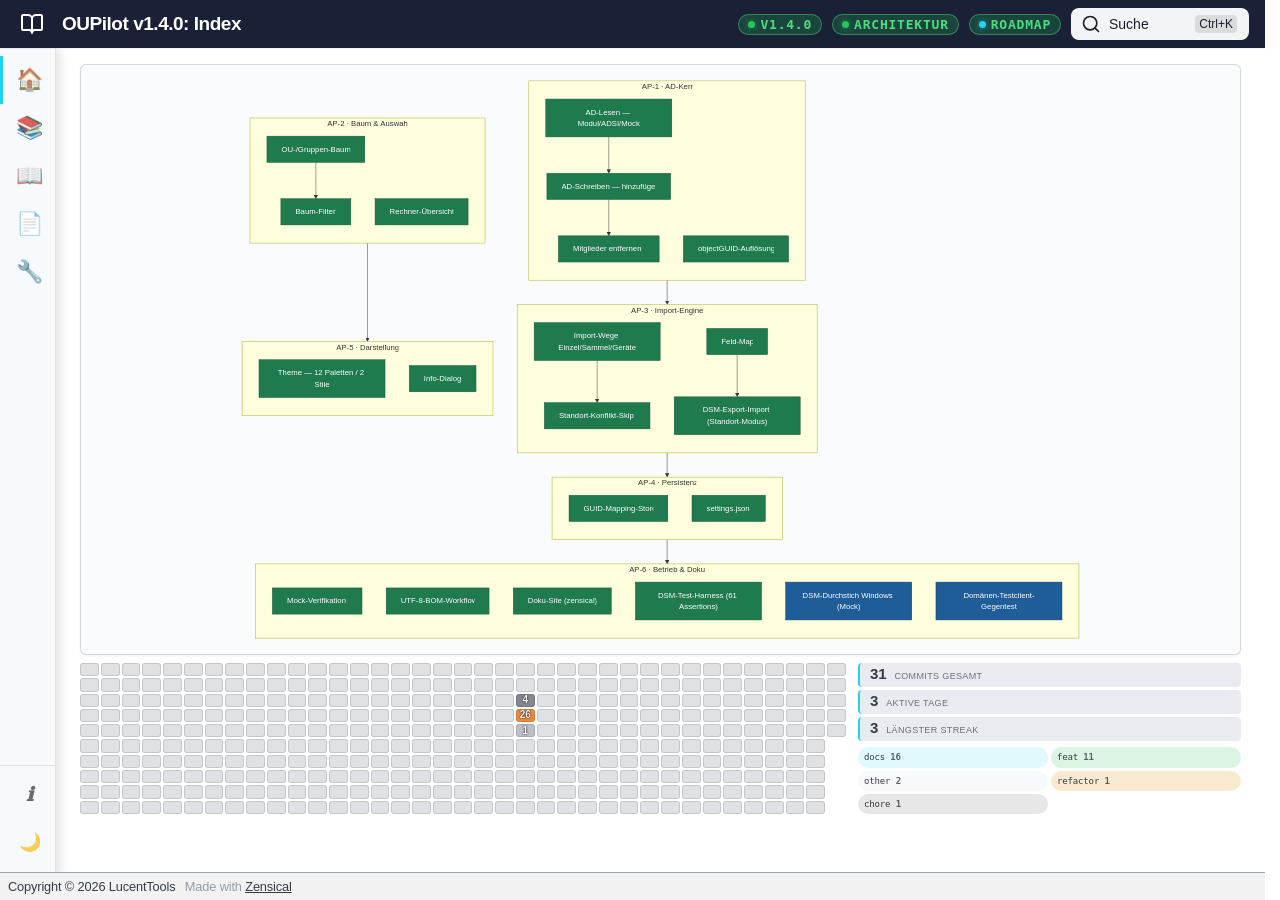
<file: index.html>
<!doctype html>
<html lang="de" class="no-js">
  <head>
    
      <meta charset="utf-8">
      <meta name="viewport" content="width=device-width,initial-scale=1">
      
        <meta name="description" content="Rechner zu AD-Software-Gruppen hinzufügen (MECM-Deployment) · WPF/PowerShell · v1.4.0">
      
      
        <meta name="author" content="LucentTools">
      
      
      
      
        <link rel="next" href="./grundlagen/installation/">
      
      
        
      
      
      <link rel="icon" href="./assets/images/favicon.png">
      <meta name="generator" content="zensical-0.0.47">
    
    
      
        <title>Index - OUPilot</title>
      
    
    
      
        
      
      <link rel="stylesheet" href="./assets/stylesheets/modern/main.5e19f6ca.min.css">
      
        
          
        
        <link rel="stylesheet" href="./assets/stylesheets/modern/palette.dfe2e883.min.css">
      
      


    
    
      
    
    
      
    
    
      <link rel="stylesheet" href="./stylesheets/extra.css">
    
    <script>__md_scope=new URL(".",location),__md_scope.pathname.endsWith("/")||(__md_scope=new URL(__md_scope.pathname+"/",location)),__md_hash=e=>[...e].reduce(((e,t)=>(e<<5)-e+t.charCodeAt(0)),0),__md_get=(e,t=localStorage,_=__md_scope)=>JSON.parse(t.getItem(_.pathname+"."+e)),__md_set=(e,t,_=localStorage,a=__md_scope)=>{try{_.setItem(a.pathname+"."+e,JSON.stringify(t))}catch(e){}},document.documentElement.setAttribute("data-platform",navigator.platform)</script>
    
      

    
    
  </head>
  
  
    
    
      
    
    
    
    
    <body dir="ltr" data-md-color-scheme="default" data-md-color-primary="custom" data-md-color-accent="custom">
  
    
    <input class="md-toggle" data-md-toggle="drawer" type="checkbox" id="__drawer" autocomplete="off">
    <input class="md-toggle" data-md-toggle="search" type="checkbox" id="__search" autocomplete="off">
    <label class="md-overlay" for="__drawer" aria-label="Navigation"></label>
    <div data-md-component="skip">
      
        <a href="#__skip" class="md-skip">
          Zum Inhalt
        </a>
      
    </div>
    <div data-md-component="announce">
      
    </div>
    
    
      

  

<header class="md-header md-header--shadow" data-md-component="header">
  <nav class="md-header__inner md-grid" aria-label="Kopfzeile">
    <a href="" title="OUPilot" class="md-header__button md-logo" aria-label="OUPilot" data-md-component="logo">
      
  
  <svg xmlns="http://www.w3.org/2000/svg" fill="none" stroke="currentColor" stroke-linecap="round" stroke-linejoin="round" stroke-width="2" class="lucide lucide-book-open" viewBox="0 0 24 24"><path d="M12 7v14M3 18a1 1 0 0 1-1-1V4a1 1 0 0 1 1-1h5a4 4 0 0 1 4 4 4 4 0 0 1 4-4h5a1 1 0 0 1 1 1v13a1 1 0 0 1-1 1h-6a3 3 0 0 0-3 3 3 3 0 0 0-3-3z"/></svg>

    </a>
    <label class="md-header__button md-icon" for="__drawer" aria-label="Navigation">
      
      <svg xmlns="http://www.w3.org/2000/svg" fill="none" stroke="currentColor" stroke-linecap="round" stroke-linejoin="round" stroke-width="2" class="lucide lucide-menu" viewBox="0 0 24 24"><path d="M4 5h16M4 12h16M4 19h16"/></svg>
    </label>
    <div class="md-header__title" data-md-component="header-title">
      <div class="md-header__ellipsis">
        <div class="md-header__topic">
          <span class="md-ellipsis">
            OUPilot
          </span>
        </div>
        <div class="md-header__topic" data-md-component="header-topic">
          <span class="md-ellipsis">
            
              Index
            
          </span>
        </div>
      </div>
    </div>
    
      
        <form class="md-header__option" data-md-component="palette">
  
    
    
    
    <input class="md-option" data-md-color-media="(prefers-color-scheme: light)" data-md-color-scheme="default" data-md-color-primary="custom" data-md-color-accent="custom"  aria-label="Dunkelmodus aktivieren"  type="radio" name="__palette" id="__palette_0">
    
      <label class="md-header__button md-icon" title="Dunkelmodus aktivieren" for="__palette_1" hidden>
        <svg xmlns="http://www.w3.org/2000/svg" viewBox="0 0 24 24"><path d="m17.75 4.09-2.53 1.94.91 3.06-2.63-1.81-2.63 1.81.91-3.06-2.53-1.94L12.44 4l1.06-3 1.06 3zm3.5 6.91-1.64 1.25.59 1.98-1.7-1.17-1.7 1.17.59-1.98L15.75 11l2.06-.05L18.5 9l.69 1.95zm-2.28 4.95c.83-.08 1.72 1.1 1.19 1.85-.32.45-.66.87-1.08 1.27C15.17 23 8.84 23 4.94 19.07c-3.91-3.9-3.91-10.24 0-14.14.4-.4.82-.76 1.27-1.08.75-.53 1.93.36 1.85 1.19-.27 2.86.69 5.83 2.89 8.02a9.96 9.96 0 0 0 8.02 2.89m-1.64 2.02a12.08 12.08 0 0 1-7.8-3.47c-2.17-2.19-3.33-5-3.49-7.82-2.81 3.14-2.7 7.96.31 10.98 3.02 3.01 7.84 3.12 10.98.31"/></svg>
      </label>
    
  
    
    
    
    <input class="md-option" data-md-color-media="(prefers-color-scheme: dark)" data-md-color-scheme="slate" data-md-color-primary="custom" data-md-color-accent="custom"  aria-label="Hellmodus aktivieren"  type="radio" name="__palette" id="__palette_1">
    
      <label class="md-header__button md-icon" title="Hellmodus aktivieren" for="__palette_0" hidden>
        <svg xmlns="http://www.w3.org/2000/svg" viewBox="0 0 24 24"><path d="M12 7a5 5 0 0 1 5 5 5 5 0 0 1-5 5 5 5 0 0 1-5-5 5 5 0 0 1 5-5m0 2a3 3 0 0 0-3 3 3 3 0 0 0 3 3 3 3 0 0 0 3-3 3 3 0 0 0-3-3m0-7 2.39 3.42C13.65 5.15 12.84 5 12 5s-1.65.15-2.39.42zM3.34 7l4.16-.35A7.2 7.2 0 0 0 5.94 8.5c-.44.74-.69 1.5-.83 2.29zm.02 10 1.76-3.77a7.131 7.131 0 0 0 2.38 4.14zM20.65 7l-1.77 3.79a7.02 7.02 0 0 0-2.38-4.15zm-.01 10-4.14.36c.59-.51 1.12-1.14 1.54-1.86.42-.73.69-1.5.83-2.29zM12 22l-2.41-3.44c.74.27 1.55.44 2.41.44.82 0 1.63-.17 2.37-.44z"/></svg>
      </label>
    
  
</form>
      
    
    
      <script>var palette=__md_get("__palette");if(palette&&palette.color){if("(prefers-color-scheme)"===palette.color.media){var media=matchMedia("(prefers-color-scheme: light)"),input=document.querySelector(media.matches?"[data-md-color-media='(prefers-color-scheme: light)']":"[data-md-color-media='(prefers-color-scheme: dark)']");palette.color.media=input.getAttribute("data-md-color-media"),palette.color.scheme=input.getAttribute("data-md-color-scheme"),palette.color.primary=input.getAttribute("data-md-color-primary"),palette.color.accent=input.getAttribute("data-md-color-accent")}for(var[key,value]of Object.entries(palette.color))document.body.setAttribute("data-md-color-"+key,value)}</script>
    
    
    
      
      
        <label class="md-header__button md-icon" for="__search" aria-label="Suche">
          
          <svg xmlns="http://www.w3.org/2000/svg" fill="none" stroke="currentColor" stroke-linecap="round" stroke-linejoin="round" stroke-width="2" class="lucide lucide-search" viewBox="0 0 24 24"><path d="m21 21-4.34-4.34"/><circle cx="11" cy="11" r="8"/></svg>
        </label>
        <div class="md-search" data-md-component="search" role="dialog" aria-label="Suche">
  <button type="button" class="md-search__button">
    Suche
  </button>
</div>
      
    
    <div class="md-header__source">
      
    </div>
  </nav>
  
</header>
    
    <div class="md-container" data-md-component="container">
      
      
        
          
        
      
      <main class="md-main" data-md-component="main">
        <div class="md-main__inner md-grid">
          
            
              
              <div class="md-sidebar md-sidebar--primary" data-md-component="sidebar" data-md-type="navigation" >
                <div class="md-sidebar__scrollwrap">
                  <div class="md-sidebar__inner">
                    



<nav class="md-nav md-nav--primary" aria-label="Navigation" data-md-level="0">
  <label class="md-nav__title" for="__drawer">
    <a href="" title="OUPilot" class="md-nav__button md-logo" aria-label="OUPilot" data-md-component="logo">
      
  
  <svg xmlns="http://www.w3.org/2000/svg" fill="none" stroke="currentColor" stroke-linecap="round" stroke-linejoin="round" stroke-width="2" class="lucide lucide-book-open" viewBox="0 0 24 24"><path d="M12 7v14M3 18a1 1 0 0 1-1-1V4a1 1 0 0 1 1-1h5a4 4 0 0 1 4 4 4 4 0 0 1 4-4h5a1 1 0 0 1 1 1v13a1 1 0 0 1-1 1h-6a3 3 0 0 0-3 3 3 3 0 0 0-3-3z"/></svg>

    </a>
    OUPilot
  </label>
  
  <ul class="md-nav__list" data-md-scrollfix>
    
      
      
  
  
    
  
  
  
    <li class="md-nav__item md-nav__item--active">
      
      
      
      
      
      <a href="" class="md-nav__link md-nav__link--active">
        
  
  
  <span class="md-ellipsis">
    
  
  Überblick

    
  </span>
  
  

      </a>
      
    </li>
  

    
      
      
  
  
  
  
    
    
    
    
      
        
        
      
    
    
    <li class="md-nav__item md-nav__item--section md-nav__item--nested">
      
        
        
        <input class="md-nav__toggle md-toggle " type="checkbox" id="__nav_2" >
        
          
          <label class="md-nav__link" for="__nav_2" id="__nav_2_label" tabindex="">
            
  
  
  <span class="md-ellipsis">
    
  
  Grundlagen

    
  </span>
  
  

            <span class="md-nav__icon md-icon"></span>
          </label>
        
        <nav class="md-nav" data-md-level="1" aria-labelledby="__nav_2_label" aria-expanded="false">
          <label class="md-nav__title" for="__nav_2">
            <span class="md-nav__icon md-icon"></span>
            
  
  Grundlagen

          </label>
          <ul class="md-nav__list" data-md-scrollfix>
            
              
                
  
  
  
  
    <li class="md-nav__item">
      <a href="./grundlagen/installation/" class="md-nav__link">
        
  
  
  <span class="md-ellipsis">
    
  
  Installation

    
  </span>
  
  

      </a>
    </li>
  

              
            
              
                
  
  
  
  
    <li class="md-nav__item">
      <a href="./grundlagen/schnellstart/" class="md-nav__link">
        
  
  
  <span class="md-ellipsis">
    
  
  Schnellstart

    
  </span>
  
  

      </a>
    </li>
  

              
            
          </ul>
        </nav>
      
    </li>
  

    
      
      
  
  
  
  
    
    
    
    
      
        
        
      
    
    
    <li class="md-nav__item md-nav__item--section md-nav__item--nested">
      
        
        
        <input class="md-nav__toggle md-toggle " type="checkbox" id="__nav_3" >
        
          
          <label class="md-nav__link" for="__nav_3" id="__nav_3_label" tabindex="">
            
  
  
  <span class="md-ellipsis">
    
  
  Referenz

    
  </span>
  
  

            <span class="md-nav__icon md-icon"></span>
          </label>
        
        <nav class="md-nav" data-md-level="1" aria-labelledby="__nav_3_label" aria-expanded="false">
          <label class="md-nav__title" for="__nav_3">
            <span class="md-nav__icon md-icon"></span>
            
  
  Referenz

          </label>
          <ul class="md-nav__list" data-md-scrollfix>
            
              
                
  
  
  
  
    <li class="md-nav__item">
      <a href="./referenz/ad-auslesen/" class="md-nav__link">
        
  
  
  <span class="md-ellipsis">
    
  
  AD-Auslesen

    
  </span>
  
  

      </a>
    </li>
  

              
            
              
                
  
  
  
  
    <li class="md-nav__item">
      <a href="./referenz/ad-schreiben/" class="md-nav__link">
        
  
  
  <span class="md-ellipsis">
    
  
  AD-Schreiben

    
  </span>
  
  

      </a>
    </li>
  

              
            
              
                
  
  
  
  
    <li class="md-nav__item">
      <a href="./referenz/import-wege/" class="md-nav__link">
        
  
  
  <span class="md-ellipsis">
    
  
  Import-Wege

    
  </span>
  
  

      </a>
    </li>
  

              
            
              
                
  
  
  
  
    <li class="md-nav__item">
      <a href="./referenz/mitglieder-entfernen/" class="md-nav__link">
        
  
  
  <span class="md-ellipsis">
    
  
  Mitglieder entfernen

    
  </span>
  
  

      </a>
    </li>
  

              
            
              
                
  
  
  
  
    <li class="md-nav__item">
      <a href="./referenz/baum-filter/" class="md-nav__link">
        
  
  
  <span class="md-ellipsis">
    
  
  Baum-Filter

    
  </span>
  
  

      </a>
    </li>
  

              
            
              
                
  
  
  
  
    <li class="md-nav__item">
      <a href="./referenz/theme/" class="md-nav__link">
        
  
  
  <span class="md-ellipsis">
    
  
  Darstellung (Theme)

    
  </span>
  
  

      </a>
    </li>
  

              
            
              
                
  
  
  
  
    <li class="md-nav__item">
      <a href="./referenz/feld-map/" class="md-nav__link">
        
  
  
  <span class="md-ellipsis">
    
  
  Feld-Map

    
  </span>
  
  

      </a>
    </li>
  

              
            
          </ul>
        </nav>
      
    </li>
  

    
      
      
  
  
  
  
    
    
    
    
      
        
        
      
    
    
    <li class="md-nav__item md-nav__item--section md-nav__item--nested">
      
        
        
        <input class="md-nav__toggle md-toggle " type="checkbox" id="__nav_4" >
        
          
          <label class="md-nav__link" for="__nav_4" id="__nav_4_label" tabindex="">
            
  
  
  <span class="md-ellipsis">
    
  
  Betrieb

    
  </span>
  
  

            <span class="md-nav__icon md-icon"></span>
          </label>
        
        <nav class="md-nav" data-md-level="1" aria-labelledby="__nav_4_label" aria-expanded="false">
          <label class="md-nav__title" for="__nav_4">
            <span class="md-nav__icon md-icon"></span>
            
  
  Betrieb

          </label>
          <ul class="md-nav__list" data-md-scrollfix>
            
              
                
  
  
  
  
    <li class="md-nav__item">
      <a href="./betrieb/testclient/" class="md-nav__link">
        
  
  
  <span class="md-ellipsis">
    
  
  Testclient-Checkliste

    
  </span>
  
  

      </a>
    </li>
  

              
            
          </ul>
        </nav>
      
    </li>
  

    
      
      
  
  
  
  
    
    
    
    
      
        
        
      
    
    
    <li class="md-nav__item md-nav__item--section md-nav__item--nested">
      
        
        
        <input class="md-nav__toggle md-toggle " type="checkbox" id="__nav_5" >
        
          
          <label class="md-nav__link" for="__nav_5" id="__nav_5_label" tabindex="">
            
  
  
  <span class="md-ellipsis">
    
  
  Entwicklung

    
  </span>
  
  

            <span class="md-nav__icon md-icon"></span>
          </label>
        
        <nav class="md-nav" data-md-level="1" aria-labelledby="__nav_5_label" aria-expanded="false">
          <label class="md-nav__title" for="__nav_5">
            <span class="md-nav__icon md-icon"></span>
            
  
  Entwicklung

          </label>
          <ul class="md-nav__list" data-md-scrollfix>
            
              
                
  
  
  
  
    <li class="md-nav__item">
      <a href="./entwicklung/projektstruktur/" class="md-nav__link">
        
  
  
  <span class="md-ellipsis">
    
  
  Projektstruktur

    
  </span>
  
  

      </a>
    </li>
  

              
            
              
                
  
  
  
  
    <li class="md-nav__item">
      <a href="./entwicklung/changelog/" class="md-nav__link">
        
  
  
  <span class="md-ellipsis">
    
  
  Changelog

    
  </span>
  
  

      </a>
    </li>
  

              
            
          </ul>
        </nav>
      
    </li>
  

    
  </ul>
</nav>
                  </div>
                </div>
              </div>
            
            
              
              <div class="md-sidebar md-sidebar--secondary" data-md-component="sidebar" data-md-type="toc" >
                <div class="md-sidebar__scrollwrap">
                  
                    
                    
                    
                    
                  
                  <div class="md-sidebar__inner">
                    


<nav class="md-nav md-nav--secondary" aria-label="Inhaltsverzeichnis">
  
  
  
  
</nav>
                  </div>
                </div>
              </div>
            
          
          
            <div class="md-content" data-md-component="content">
              
              <article class="md-content__inner md-typeset">
                
                  

  <h1 id="__skip">Index</h1>

<div class="adb-home-layout">

<div class="adb-home-arch">
  <img src="images/mermaid/uebersicht-arbeitspakete-1.svg" alt="OUPilot — Funktionsübersicht (grün = erledigt, blau = geplant)">
</div>

<div class="adb-home-footer">
  <section class="adb-home-footer__col" data-adb-home-col="heatmap">
    <h3 class="adb-home-footer__title">Aktivität (365 Tage)</h3>
    <div data-adb-activity-heatmap></div>
  </section>

  <section class="adb-home-footer__col" data-adb-home-col="insights">
    <h3 class="adb-home-footer__title">Insights</h3>
    <div data-adb-activity-stats></div>
  </section>
</div>

</div>

<div data-adb-activity-detail style="display:none"></div>














                
              </article>
            </div>
          
          
<script>var target=document.getElementById(location.hash.slice(1));target&&target.name&&(target.checked=target.name.startsWith("__tabbed_"))</script>
        </div>
        
          <button type="button" class="md-top md-icon" data-md-component="top" hidden>
  
  <svg xmlns="http://www.w3.org/2000/svg" fill="none" stroke="currentColor" stroke-linecap="round" stroke-linejoin="round" stroke-width="2" class="lucide lucide-circle-arrow-up" viewBox="0 0 24 24"><circle cx="12" cy="12" r="10"/><path d="m16 12-4-4-4 4M12 16V8"/></svg>
  Zurück zum Seitenanfang
</button>
        
      </main>
      
        <footer class="md-footer">
  
  <div class="md-footer-meta md-typeset">
    <div class="md-footer-meta__inner md-grid">
      <div class="md-copyright">
  
    <div class="md-copyright__highlight">
      Copyright &copy; 2026 LucentTools
    </div>
  
  
    Made with
    <a href="https://zensical.org/" target="_blank" rel="noopener">
      Zensical
    </a>
  
</div>
      
    </div>
  </div>
</footer>
      
    </div>
    <div class="md-dialog" data-md-component="dialog">
      <div class="md-dialog__inner md-typeset"></div>
    </div>
    
    
    
      
      
      <script id="__config" type="application/json">{"annotate":null,"base":".","features":["navigation.sections","navigation.top","search.highlight","content.code.copy"],"search":"./assets/javascripts/workers/search.b6b7e04f.min.js","tags":null,"translations":{"clipboard.copied":"In Zwischenablage kopiert","clipboard.copy":"In Zwischenablage kopieren","search.result.more.one":"1 weiteres Suchergebnis auf dieser Seite","search.result.more.other":"# weitere Suchergebnisse auf dieser Seite","search.result.none":"Keine Suchergebnisse","search.result.one":"1 Suchergebnis","search.result.other":"# Suchergebnisse","search.result.placeholder":"Suchbegriff eingeben","search.result.term.missing":"Es fehlt","select.version":"Version auswählen"},"version":null}</script>
    
    
      <script src="./assets/javascripts/bundle.0df4f2d0.min.js"></script>
      
        <script src="./javascripts/mermaid.min.js" defer></script>
      
        <script src="./javascripts/mermaid-init.js"></script>
      
        <script src="./javascripts/palette-init.js"></script>
      
        <script src="./javascripts/activity-heatmap.js"></script>
      
        <script src="./javascripts/icon-rail.js"></script>
      
        <script src="./javascripts/hub-stop.js"></script>
      
        <script src="./javascripts/lightbox.js"></script>
      
    
  </body>
</html>
</file>
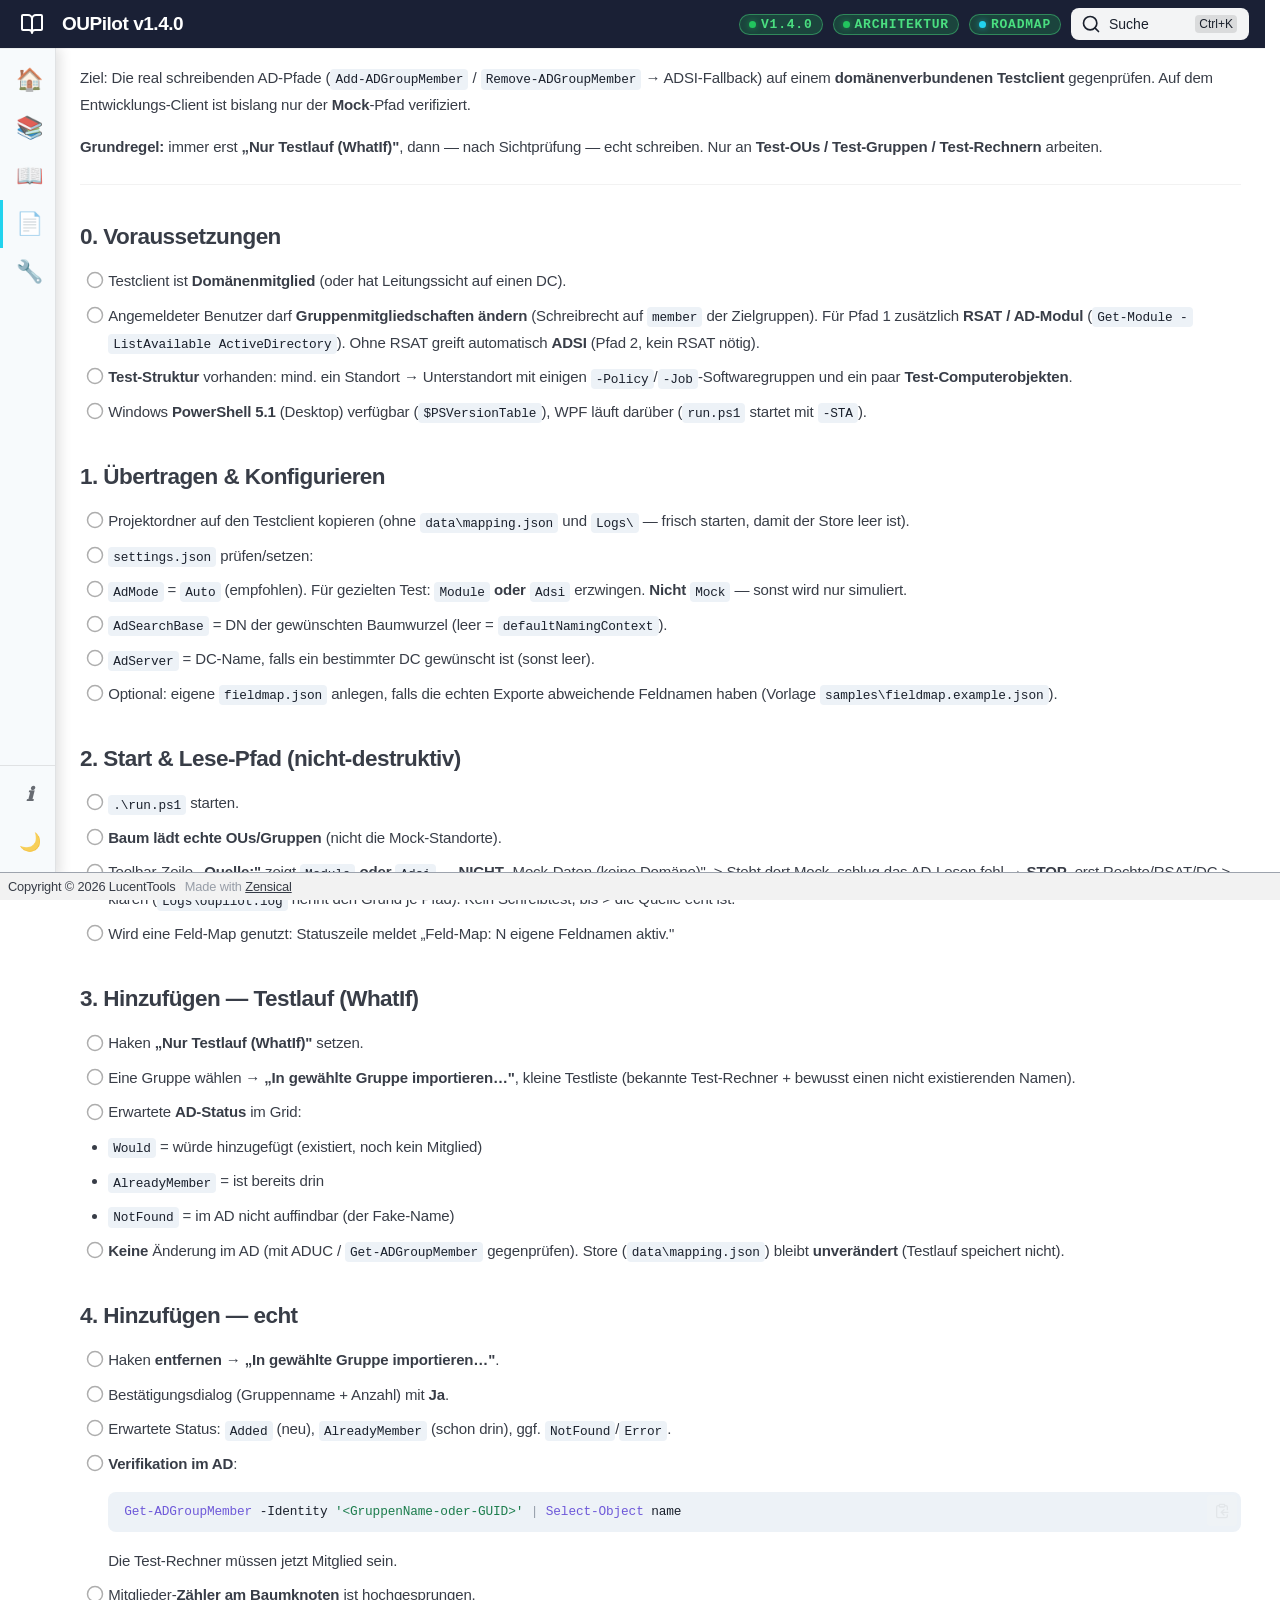
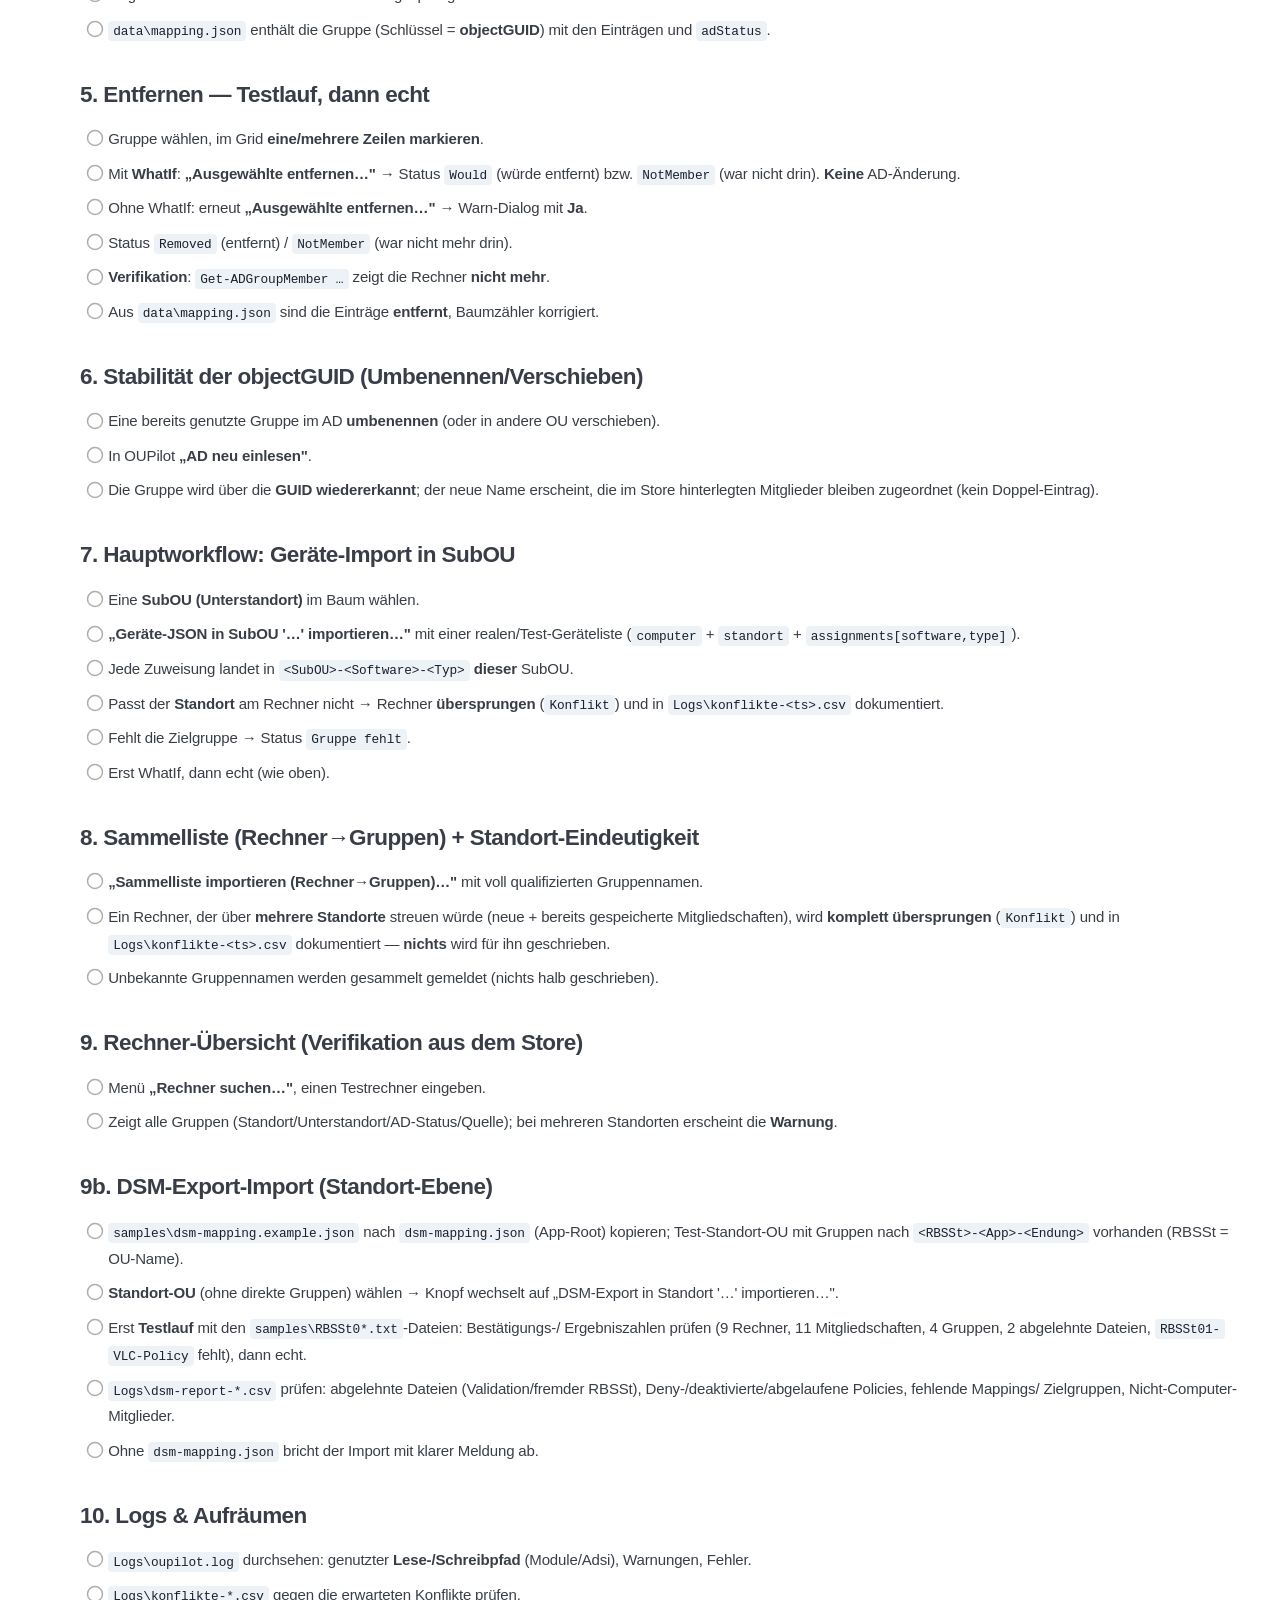
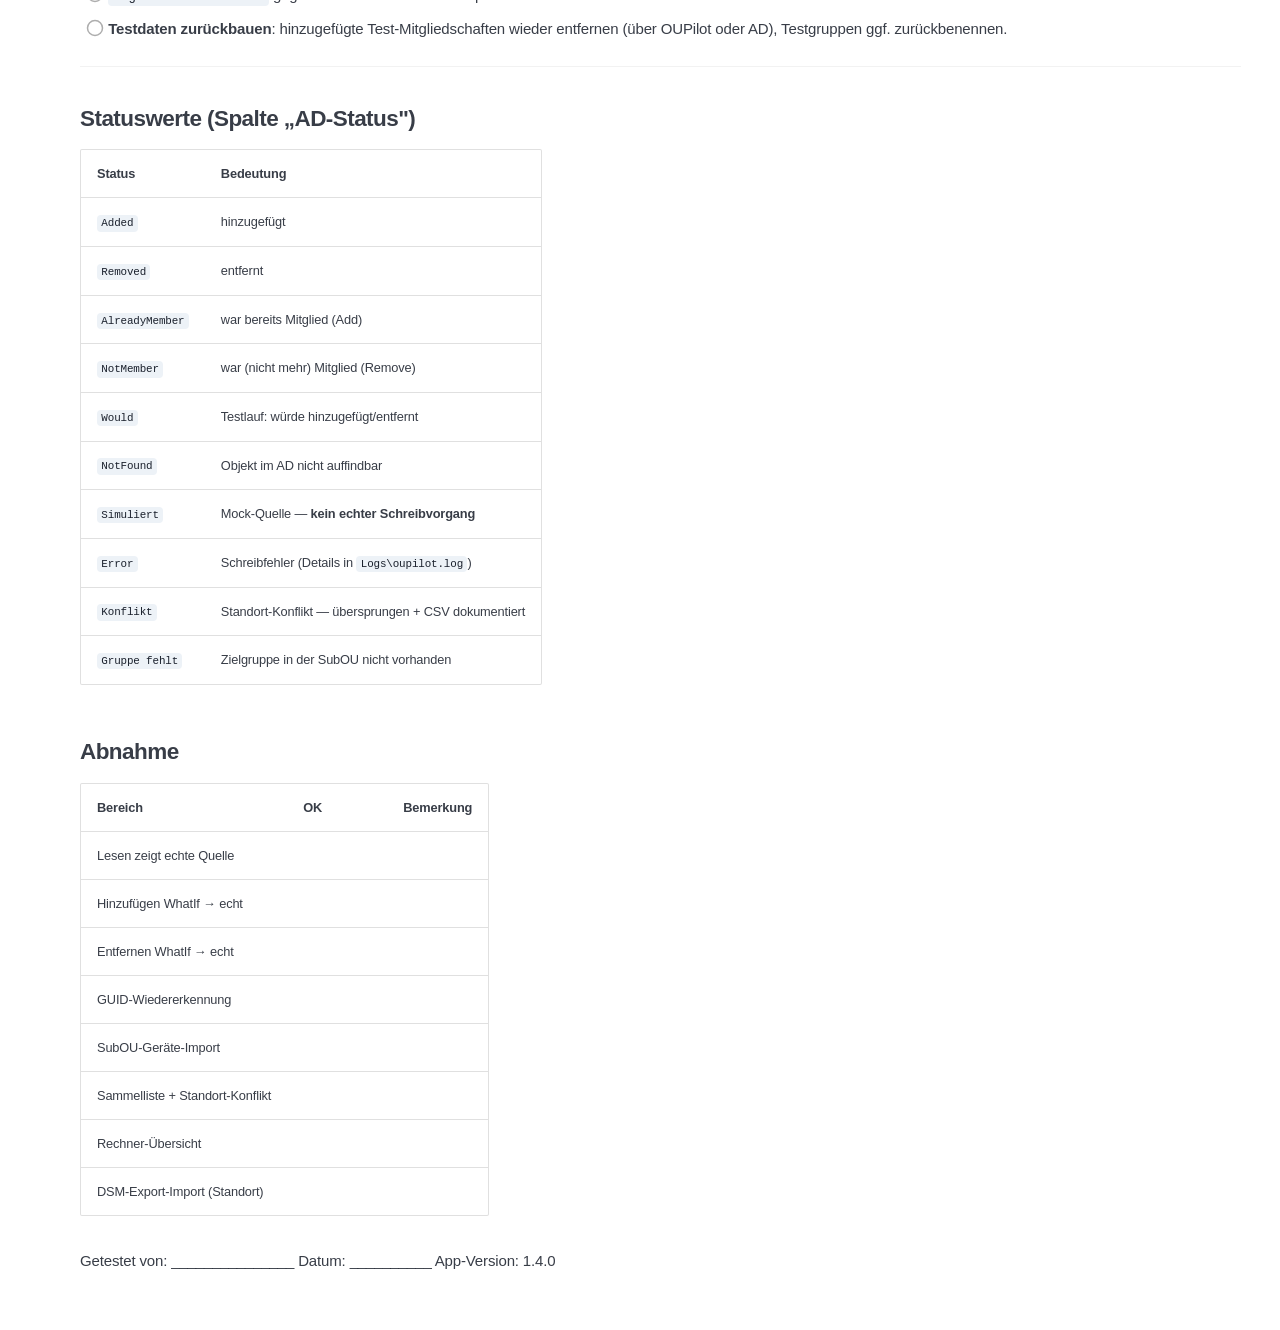
<file: betrieb/testclient/index.html>
<!doctype html>
<html lang="de" class="no-js">
  <head>
    
      <meta charset="utf-8">
      <meta name="viewport" content="width=device-width,initial-scale=1">
      
        <meta name="description" content="Rechner zu AD-Software-Gruppen hinzufügen (MECM-Deployment) · WPF/PowerShell · v1.4.0">
      
      
        <meta name="author" content="LucentTools">
      
      
      
        <link rel="prev" href="../../referenz/feld-map/">
      
      
        <link rel="next" href="../../entwicklung/projektstruktur/">
      
      
        
      
      
      <link rel="icon" href="../../assets/images/favicon.png">
      <meta name="generator" content="zensical-0.0.47">
    
    
      
        <title>OUPilot — Testclient-Checkliste (echtes AD) - OUPilot</title>
      
    
    
      
        
      
      <link rel="stylesheet" href="../../assets/stylesheets/modern/main.5e19f6ca.min.css">
      
        
          
        
        <link rel="stylesheet" href="../../assets/stylesheets/modern/palette.dfe2e883.min.css">
      
      


    
    
      
    
    
      
    
    
      <link rel="stylesheet" href="../../stylesheets/extra.css">
    
    <script>__md_scope=new URL("../..",location),__md_scope.pathname.endsWith("/")||(__md_scope=new URL(__md_scope.pathname+"/",location)),__md_hash=e=>[...e].reduce(((e,t)=>(e<<5)-e+t.charCodeAt(0)),0),__md_get=(e,t=localStorage,_=__md_scope)=>JSON.parse(t.getItem(_.pathname+"."+e)),__md_set=(e,t,_=localStorage,a=__md_scope)=>{try{_.setItem(a.pathname+"."+e,JSON.stringify(t))}catch(e){}},document.documentElement.setAttribute("data-platform",navigator.platform)</script>
    
      

    
    
  </head>
  
  
    
    
      
    
    
    
    
    <body dir="ltr" data-md-color-scheme="default" data-md-color-primary="custom" data-md-color-accent="custom">
  
    
    <input class="md-toggle" data-md-toggle="drawer" type="checkbox" id="__drawer" autocomplete="off">
    <input class="md-toggle" data-md-toggle="search" type="checkbox" id="__search" autocomplete="off">
    <label class="md-overlay" for="__drawer" aria-label="Navigation"></label>
    <div data-md-component="skip">
      
        
        <a href="#oupilot-testclient-checkliste-echtes-ad" class="md-skip">
          Zum Inhalt
        </a>
      
    </div>
    <div data-md-component="announce">
      
    </div>
    
    
      

  

<header class="md-header md-header--shadow" data-md-component="header">
  <nav class="md-header__inner md-grid" aria-label="Kopfzeile">
    <a href="../.." title="OUPilot" class="md-header__button md-logo" aria-label="OUPilot" data-md-component="logo">
      
  
  <svg xmlns="http://www.w3.org/2000/svg" fill="none" stroke="currentColor" stroke-linecap="round" stroke-linejoin="round" stroke-width="2" class="lucide lucide-book-open" viewBox="0 0 24 24"><path d="M12 7v14M3 18a1 1 0 0 1-1-1V4a1 1 0 0 1 1-1h5a4 4 0 0 1 4 4 4 4 0 0 1 4-4h5a1 1 0 0 1 1 1v13a1 1 0 0 1-1 1h-6a3 3 0 0 0-3 3 3 3 0 0 0-3-3z"/></svg>

    </a>
    <label class="md-header__button md-icon" for="__drawer" aria-label="Navigation">
      
      <svg xmlns="http://www.w3.org/2000/svg" fill="none" stroke="currentColor" stroke-linecap="round" stroke-linejoin="round" stroke-width="2" class="lucide lucide-menu" viewBox="0 0 24 24"><path d="M4 5h16M4 12h16M4 19h16"/></svg>
    </label>
    <div class="md-header__title" data-md-component="header-title">
      <div class="md-header__ellipsis">
        <div class="md-header__topic">
          <span class="md-ellipsis">
            OUPilot
          </span>
        </div>
        <div class="md-header__topic" data-md-component="header-topic">
          <span class="md-ellipsis">
            
              OUPilot — Testclient-Checkliste (echtes AD)
            
          </span>
        </div>
      </div>
    </div>
    
      
        <form class="md-header__option" data-md-component="palette">
  
    
    
    
    <input class="md-option" data-md-color-media="(prefers-color-scheme: light)" data-md-color-scheme="default" data-md-color-primary="custom" data-md-color-accent="custom"  aria-label="Dunkelmodus aktivieren"  type="radio" name="__palette" id="__palette_0">
    
      <label class="md-header__button md-icon" title="Dunkelmodus aktivieren" for="__palette_1" hidden>
        <svg xmlns="http://www.w3.org/2000/svg" viewBox="0 0 24 24"><path d="m17.75 4.09-2.53 1.94.91 3.06-2.63-1.81-2.63 1.81.91-3.06-2.53-1.94L12.44 4l1.06-3 1.06 3zm3.5 6.91-1.64 1.25.59 1.98-1.7-1.17-1.7 1.17.59-1.98L15.75 11l2.06-.05L18.5 9l.69 1.95zm-2.28 4.95c.83-.08 1.72 1.1 1.19 1.85-.32.45-.66.87-1.08 1.27C15.17 23 8.84 23 4.94 19.07c-3.91-3.9-3.91-10.24 0-14.14.4-.4.82-.76 1.27-1.08.75-.53 1.93.36 1.85 1.19-.27 2.86.69 5.83 2.89 8.02a9.96 9.96 0 0 0 8.02 2.89m-1.64 2.02a12.08 12.08 0 0 1-7.8-3.47c-2.17-2.19-3.33-5-3.49-7.82-2.81 3.14-2.7 7.96.31 10.98 3.02 3.01 7.84 3.12 10.98.31"/></svg>
      </label>
    
  
    
    
    
    <input class="md-option" data-md-color-media="(prefers-color-scheme: dark)" data-md-color-scheme="slate" data-md-color-primary="custom" data-md-color-accent="custom"  aria-label="Hellmodus aktivieren"  type="radio" name="__palette" id="__palette_1">
    
      <label class="md-header__button md-icon" title="Hellmodus aktivieren" for="__palette_0" hidden>
        <svg xmlns="http://www.w3.org/2000/svg" viewBox="0 0 24 24"><path d="M12 7a5 5 0 0 1 5 5 5 5 0 0 1-5 5 5 5 0 0 1-5-5 5 5 0 0 1 5-5m0 2a3 3 0 0 0-3 3 3 3 0 0 0 3 3 3 3 0 0 0 3-3 3 3 0 0 0-3-3m0-7 2.39 3.42C13.65 5.15 12.84 5 12 5s-1.65.15-2.39.42zM3.34 7l4.16-.35A7.2 7.2 0 0 0 5.94 8.5c-.44.74-.69 1.5-.83 2.29zm.02 10 1.76-3.77a7.131 7.131 0 0 0 2.38 4.14zM20.65 7l-1.77 3.79a7.02 7.02 0 0 0-2.38-4.15zm-.01 10-4.14.36c.59-.51 1.12-1.14 1.54-1.86.42-.73.69-1.5.83-2.29zM12 22l-2.41-3.44c.74.27 1.55.44 2.41.44.82 0 1.63-.17 2.37-.44z"/></svg>
      </label>
    
  
</form>
      
    
    
      <script>var palette=__md_get("__palette");if(palette&&palette.color){if("(prefers-color-scheme)"===palette.color.media){var media=matchMedia("(prefers-color-scheme: light)"),input=document.querySelector(media.matches?"[data-md-color-media='(prefers-color-scheme: light)']":"[data-md-color-media='(prefers-color-scheme: dark)']");palette.color.media=input.getAttribute("data-md-color-media"),palette.color.scheme=input.getAttribute("data-md-color-scheme"),palette.color.primary=input.getAttribute("data-md-color-primary"),palette.color.accent=input.getAttribute("data-md-color-accent")}for(var[key,value]of Object.entries(palette.color))document.body.setAttribute("data-md-color-"+key,value)}</script>
    
    
    
      
      
        <label class="md-header__button md-icon" for="__search" aria-label="Suche">
          
          <svg xmlns="http://www.w3.org/2000/svg" fill="none" stroke="currentColor" stroke-linecap="round" stroke-linejoin="round" stroke-width="2" class="lucide lucide-search" viewBox="0 0 24 24"><path d="m21 21-4.34-4.34"/><circle cx="11" cy="11" r="8"/></svg>
        </label>
        <div class="md-search" data-md-component="search" role="dialog" aria-label="Suche">
  <button type="button" class="md-search__button">
    Suche
  </button>
</div>
      
    
    <div class="md-header__source">
      
    </div>
  </nav>
  
</header>
    
    <div class="md-container" data-md-component="container">
      
      
        
          
        
      
      <main class="md-main" data-md-component="main">
        <div class="md-main__inner md-grid">
          
            
              
              <div class="md-sidebar md-sidebar--primary" data-md-component="sidebar" data-md-type="navigation" >
                <div class="md-sidebar__scrollwrap">
                  <div class="md-sidebar__inner">
                    



<nav class="md-nav md-nav--primary" aria-label="Navigation" data-md-level="0">
  <label class="md-nav__title" for="__drawer">
    <a href="../.." title="OUPilot" class="md-nav__button md-logo" aria-label="OUPilot" data-md-component="logo">
      
  
  <svg xmlns="http://www.w3.org/2000/svg" fill="none" stroke="currentColor" stroke-linecap="round" stroke-linejoin="round" stroke-width="2" class="lucide lucide-book-open" viewBox="0 0 24 24"><path d="M12 7v14M3 18a1 1 0 0 1-1-1V4a1 1 0 0 1 1-1h5a4 4 0 0 1 4 4 4 4 0 0 1 4-4h5a1 1 0 0 1 1 1v13a1 1 0 0 1-1 1h-6a3 3 0 0 0-3 3 3 3 0 0 0-3-3z"/></svg>

    </a>
    OUPilot
  </label>
  
  <ul class="md-nav__list" data-md-scrollfix>
    
      
      
  
  
  
  
    <li class="md-nav__item">
      <a href="../.." class="md-nav__link">
        
  
  
  <span class="md-ellipsis">
    
  
  Überblick

    
  </span>
  
  

      </a>
    </li>
  

    
      
      
  
  
  
  
    
    
    
    
      
        
        
      
    
    
    <li class="md-nav__item md-nav__item--section md-nav__item--nested">
      
        
        
        <input class="md-nav__toggle md-toggle " type="checkbox" id="__nav_2" >
        
          
          <label class="md-nav__link" for="__nav_2" id="__nav_2_label" tabindex="">
            
  
  
  <span class="md-ellipsis">
    
  
  Grundlagen

    
  </span>
  
  

            <span class="md-nav__icon md-icon"></span>
          </label>
        
        <nav class="md-nav" data-md-level="1" aria-labelledby="__nav_2_label" aria-expanded="false">
          <label class="md-nav__title" for="__nav_2">
            <span class="md-nav__icon md-icon"></span>
            
  
  Grundlagen

          </label>
          <ul class="md-nav__list" data-md-scrollfix>
            
              
                
  
  
  
  
    <li class="md-nav__item">
      <a href="../../grundlagen/installation/" class="md-nav__link">
        
  
  
  <span class="md-ellipsis">
    
  
  Installation

    
  </span>
  
  

      </a>
    </li>
  

              
            
              
                
  
  
  
  
    <li class="md-nav__item">
      <a href="../../grundlagen/schnellstart/" class="md-nav__link">
        
  
  
  <span class="md-ellipsis">
    
  
  Schnellstart

    
  </span>
  
  

      </a>
    </li>
  

              
            
          </ul>
        </nav>
      
    </li>
  

    
      
      
  
  
  
  
    
    
    
    
      
        
        
      
    
    
    <li class="md-nav__item md-nav__item--section md-nav__item--nested">
      
        
        
        <input class="md-nav__toggle md-toggle " type="checkbox" id="__nav_3" >
        
          
          <label class="md-nav__link" for="__nav_3" id="__nav_3_label" tabindex="">
            
  
  
  <span class="md-ellipsis">
    
  
  Referenz

    
  </span>
  
  

            <span class="md-nav__icon md-icon"></span>
          </label>
        
        <nav class="md-nav" data-md-level="1" aria-labelledby="__nav_3_label" aria-expanded="false">
          <label class="md-nav__title" for="__nav_3">
            <span class="md-nav__icon md-icon"></span>
            
  
  Referenz

          </label>
          <ul class="md-nav__list" data-md-scrollfix>
            
              
                
  
  
  
  
    <li class="md-nav__item">
      <a href="../../referenz/ad-auslesen/" class="md-nav__link">
        
  
  
  <span class="md-ellipsis">
    
  
  AD-Auslesen

    
  </span>
  
  

      </a>
    </li>
  

              
            
              
                
  
  
  
  
    <li class="md-nav__item">
      <a href="../../referenz/ad-schreiben/" class="md-nav__link">
        
  
  
  <span class="md-ellipsis">
    
  
  AD-Schreiben

    
  </span>
  
  

      </a>
    </li>
  

              
            
              
                
  
  
  
  
    <li class="md-nav__item">
      <a href="../../referenz/import-wege/" class="md-nav__link">
        
  
  
  <span class="md-ellipsis">
    
  
  Import-Wege

    
  </span>
  
  

      </a>
    </li>
  

              
            
              
                
  
  
  
  
    <li class="md-nav__item">
      <a href="../../referenz/mitglieder-entfernen/" class="md-nav__link">
        
  
  
  <span class="md-ellipsis">
    
  
  Mitglieder entfernen

    
  </span>
  
  

      </a>
    </li>
  

              
            
              
                
  
  
  
  
    <li class="md-nav__item">
      <a href="../../referenz/baum-filter/" class="md-nav__link">
        
  
  
  <span class="md-ellipsis">
    
  
  Baum-Filter

    
  </span>
  
  

      </a>
    </li>
  

              
            
              
                
  
  
  
  
    <li class="md-nav__item">
      <a href="../../referenz/theme/" class="md-nav__link">
        
  
  
  <span class="md-ellipsis">
    
  
  Darstellung (Theme)

    
  </span>
  
  

      </a>
    </li>
  

              
            
              
                
  
  
  
  
    <li class="md-nav__item">
      <a href="../../referenz/feld-map/" class="md-nav__link">
        
  
  
  <span class="md-ellipsis">
    
  
  Feld-Map

    
  </span>
  
  

      </a>
    </li>
  

              
            
          </ul>
        </nav>
      
    </li>
  

    
      
      
  
  
    
  
  
  
    
    
    
    
      
        
        
      
    
    
    <li class="md-nav__item md-nav__item--active md-nav__item--section md-nav__item--nested">
      
        
        
        <input class="md-nav__toggle md-toggle " type="checkbox" id="__nav_4" checked>
        
          
          <label class="md-nav__link" for="__nav_4" id="__nav_4_label" tabindex="">
            
  
  
  <span class="md-ellipsis">
    
  
  Betrieb

    
  </span>
  
  

            <span class="md-nav__icon md-icon"></span>
          </label>
        
        <nav class="md-nav" data-md-level="1" aria-labelledby="__nav_4_label" aria-expanded="true">
          <label class="md-nav__title" for="__nav_4">
            <span class="md-nav__icon md-icon"></span>
            
  
  Betrieb

          </label>
          <ul class="md-nav__list" data-md-scrollfix>
            
              
                
  
  
    
  
  
  
    <li class="md-nav__item md-nav__item--active">
      
      
      
      
        
      
      
        <label class="md-nav__link md-nav__link--active" for="__toc">
          
  
  
  <span class="md-ellipsis">
    
  
  Testclient-Checkliste

    
  </span>
  
  

          <span class="md-nav__icon md-icon"></span>
        </label>
      
      <a href="././" class="md-nav__link md-nav__link--active">
        
  
  
  <span class="md-ellipsis">
    
  
  Testclient-Checkliste

    
  </span>
  
  

      </a>
      
        


<nav class="md-nav md-nav--secondary" aria-label="Inhaltsverzeichnis">
  
  
  
    
  
  
    <label class="md-nav__title" for="__toc">
      <span class="md-nav__icon md-icon"></span>
      Inhaltsverzeichnis
    </label>
    <ul class="md-nav__list" data-md-component="toc" data-md-scrollfix>
      
        <li class="md-nav__item">
  <a href="#0-voraussetzungen" class="md-nav__link">
    <span class="md-ellipsis">
      <span class="md-typeset">
        0. Voraussetzungen
      </span>
    </span>
  </a>
  
</li>
      
        <li class="md-nav__item">
  <a href="#1-ubertragen-konfigurieren" class="md-nav__link">
    <span class="md-ellipsis">
      <span class="md-typeset">
        1. Übertragen &amp; Konfigurieren
      </span>
    </span>
  </a>
  
</li>
      
        <li class="md-nav__item">
  <a href="#2-start-lese-pfad-nicht-destruktiv" class="md-nav__link">
    <span class="md-ellipsis">
      <span class="md-typeset">
        2. Start &amp; Lese-Pfad (nicht-destruktiv)
      </span>
    </span>
  </a>
  
</li>
      
        <li class="md-nav__item">
  <a href="#3-hinzufugen-testlauf-whatif" class="md-nav__link">
    <span class="md-ellipsis">
      <span class="md-typeset">
        3. Hinzufügen — Testlauf (WhatIf)
      </span>
    </span>
  </a>
  
</li>
      
        <li class="md-nav__item">
  <a href="#4-hinzufugen-echt" class="md-nav__link">
    <span class="md-ellipsis">
      <span class="md-typeset">
        4. Hinzufügen — echt
      </span>
    </span>
  </a>
  
</li>
      
        <li class="md-nav__item">
  <a href="#5-entfernen-testlauf-dann-echt" class="md-nav__link">
    <span class="md-ellipsis">
      <span class="md-typeset">
        5. Entfernen — Testlauf, dann echt
      </span>
    </span>
  </a>
  
</li>
      
        <li class="md-nav__item">
  <a href="#6-stabilitat-der-objectguid-umbenennenverschieben" class="md-nav__link">
    <span class="md-ellipsis">
      <span class="md-typeset">
        6. Stabilität der objectGUID (Umbenennen/Verschieben)
      </span>
    </span>
  </a>
  
</li>
      
        <li class="md-nav__item">
  <a href="#7-hauptworkflow-gerate-import-in-subou" class="md-nav__link">
    <span class="md-ellipsis">
      <span class="md-typeset">
        7. Hauptworkflow: Geräte-Import in SubOU
      </span>
    </span>
  </a>
  
</li>
      
        <li class="md-nav__item">
  <a href="#8-sammelliste-rechnergruppen-standort-eindeutigkeit" class="md-nav__link">
    <span class="md-ellipsis">
      <span class="md-typeset">
        8. Sammelliste (Rechner→Gruppen) + Standort-Eindeutigkeit
      </span>
    </span>
  </a>
  
</li>
      
        <li class="md-nav__item">
  <a href="#9-rechner-ubersicht-verifikation-aus-dem-store" class="md-nav__link">
    <span class="md-ellipsis">
      <span class="md-typeset">
        9. Rechner-Übersicht (Verifikation aus dem Store)
      </span>
    </span>
  </a>
  
</li>
      
        <li class="md-nav__item">
  <a href="#9b-dsm-export-import-standort-ebene" class="md-nav__link">
    <span class="md-ellipsis">
      <span class="md-typeset">
        9b. DSM-Export-Import (Standort-Ebene)
      </span>
    </span>
  </a>
  
</li>
      
        <li class="md-nav__item">
  <a href="#10-logs-aufraumen" class="md-nav__link">
    <span class="md-ellipsis">
      <span class="md-typeset">
        10. Logs &amp; Aufräumen
      </span>
    </span>
  </a>
  
</li>
      
        <li class="md-nav__item">
  <a href="#statuswerte-spalte-ad-status" class="md-nav__link">
    <span class="md-ellipsis">
      <span class="md-typeset">
        Statuswerte (Spalte „AD-Status")
      </span>
    </span>
  </a>
  
</li>
      
        <li class="md-nav__item">
  <a href="#abnahme" class="md-nav__link">
    <span class="md-ellipsis">
      <span class="md-typeset">
        Abnahme
      </span>
    </span>
  </a>
  
</li>
      
    </ul>
  
</nav>
      
    </li>
  

              
            
          </ul>
        </nav>
      
    </li>
  

    
      
      
  
  
  
  
    
    
    
    
      
        
        
      
    
    
    <li class="md-nav__item md-nav__item--section md-nav__item--nested">
      
        
        
        <input class="md-nav__toggle md-toggle " type="checkbox" id="__nav_5" >
        
          
          <label class="md-nav__link" for="__nav_5" id="__nav_5_label" tabindex="">
            
  
  
  <span class="md-ellipsis">
    
  
  Entwicklung

    
  </span>
  
  

            <span class="md-nav__icon md-icon"></span>
          </label>
        
        <nav class="md-nav" data-md-level="1" aria-labelledby="__nav_5_label" aria-expanded="false">
          <label class="md-nav__title" for="__nav_5">
            <span class="md-nav__icon md-icon"></span>
            
  
  Entwicklung

          </label>
          <ul class="md-nav__list" data-md-scrollfix>
            
              
                
  
  
  
  
    <li class="md-nav__item">
      <a href="../../entwicklung/projektstruktur/" class="md-nav__link">
        
  
  
  <span class="md-ellipsis">
    
  
  Projektstruktur

    
  </span>
  
  

      </a>
    </li>
  

              
            
              
                
  
  
  
  
    <li class="md-nav__item">
      <a href="../../entwicklung/changelog/" class="md-nav__link">
        
  
  
  <span class="md-ellipsis">
    
  
  Changelog

    
  </span>
  
  

      </a>
    </li>
  

              
            
          </ul>
        </nav>
      
    </li>
  

    
  </ul>
</nav>
                  </div>
                </div>
              </div>
            
            
              
              <div class="md-sidebar md-sidebar--secondary" data-md-component="sidebar" data-md-type="toc" >
                <div class="md-sidebar__scrollwrap">
                  
                    
                    
                    
                      
                    
                    
                      <input class="md-nav__toggle md-toggle" type="checkbox" id="__toc">
                      <div class="md-sidebar-button__wrapper">
                        <label class="md-sidebar-button" for="__toc"></label>
                      </div>
                    
                  
                  <div class="md-sidebar__inner">
                    


<nav class="md-nav md-nav--secondary" aria-label="Inhaltsverzeichnis">
  
  
  
    
  
  
    <label class="md-nav__title" for="__toc">
      <span class="md-nav__icon md-icon"></span>
      Inhaltsverzeichnis
    </label>
    <ul class="md-nav__list" data-md-component="toc" data-md-scrollfix>
      
        <li class="md-nav__item">
  <a href="#0-voraussetzungen" class="md-nav__link">
    <span class="md-ellipsis">
      <span class="md-typeset">
        0. Voraussetzungen
      </span>
    </span>
  </a>
  
</li>
      
        <li class="md-nav__item">
  <a href="#1-ubertragen-konfigurieren" class="md-nav__link">
    <span class="md-ellipsis">
      <span class="md-typeset">
        1. Übertragen &amp; Konfigurieren
      </span>
    </span>
  </a>
  
</li>
      
        <li class="md-nav__item">
  <a href="#2-start-lese-pfad-nicht-destruktiv" class="md-nav__link">
    <span class="md-ellipsis">
      <span class="md-typeset">
        2. Start &amp; Lese-Pfad (nicht-destruktiv)
      </span>
    </span>
  </a>
  
</li>
      
        <li class="md-nav__item">
  <a href="#3-hinzufugen-testlauf-whatif" class="md-nav__link">
    <span class="md-ellipsis">
      <span class="md-typeset">
        3. Hinzufügen — Testlauf (WhatIf)
      </span>
    </span>
  </a>
  
</li>
      
        <li class="md-nav__item">
  <a href="#4-hinzufugen-echt" class="md-nav__link">
    <span class="md-ellipsis">
      <span class="md-typeset">
        4. Hinzufügen — echt
      </span>
    </span>
  </a>
  
</li>
      
        <li class="md-nav__item">
  <a href="#5-entfernen-testlauf-dann-echt" class="md-nav__link">
    <span class="md-ellipsis">
      <span class="md-typeset">
        5. Entfernen — Testlauf, dann echt
      </span>
    </span>
  </a>
  
</li>
      
        <li class="md-nav__item">
  <a href="#6-stabilitat-der-objectguid-umbenennenverschieben" class="md-nav__link">
    <span class="md-ellipsis">
      <span class="md-typeset">
        6. Stabilität der objectGUID (Umbenennen/Verschieben)
      </span>
    </span>
  </a>
  
</li>
      
        <li class="md-nav__item">
  <a href="#7-hauptworkflow-gerate-import-in-subou" class="md-nav__link">
    <span class="md-ellipsis">
      <span class="md-typeset">
        7. Hauptworkflow: Geräte-Import in SubOU
      </span>
    </span>
  </a>
  
</li>
      
        <li class="md-nav__item">
  <a href="#8-sammelliste-rechnergruppen-standort-eindeutigkeit" class="md-nav__link">
    <span class="md-ellipsis">
      <span class="md-typeset">
        8. Sammelliste (Rechner→Gruppen) + Standort-Eindeutigkeit
      </span>
    </span>
  </a>
  
</li>
      
        <li class="md-nav__item">
  <a href="#9-rechner-ubersicht-verifikation-aus-dem-store" class="md-nav__link">
    <span class="md-ellipsis">
      <span class="md-typeset">
        9. Rechner-Übersicht (Verifikation aus dem Store)
      </span>
    </span>
  </a>
  
</li>
      
        <li class="md-nav__item">
  <a href="#9b-dsm-export-import-standort-ebene" class="md-nav__link">
    <span class="md-ellipsis">
      <span class="md-typeset">
        9b. DSM-Export-Import (Standort-Ebene)
      </span>
    </span>
  </a>
  
</li>
      
        <li class="md-nav__item">
  <a href="#10-logs-aufraumen" class="md-nav__link">
    <span class="md-ellipsis">
      <span class="md-typeset">
        10. Logs &amp; Aufräumen
      </span>
    </span>
  </a>
  
</li>
      
        <li class="md-nav__item">
  <a href="#statuswerte-spalte-ad-status" class="md-nav__link">
    <span class="md-ellipsis">
      <span class="md-typeset">
        Statuswerte (Spalte „AD-Status")
      </span>
    </span>
  </a>
  
</li>
      
        <li class="md-nav__item">
  <a href="#abnahme" class="md-nav__link">
    <span class="md-ellipsis">
      <span class="md-typeset">
        Abnahme
      </span>
    </span>
  </a>
  
</li>
      
    </ul>
  
</nav>
                  </div>
                </div>
              </div>
            
          
          
            <div class="md-content" data-md-component="content">
              
              <article class="md-content__inner md-typeset">
                
                  

<h1 id="oupilot-testclient-checkliste-echtes-ad">OUPilot — Testclient-Checkliste (echtes AD)<a class="headerlink" href="#oupilot-testclient-checkliste-echtes-ad" title="Permanent link">&para;</a></h1>
<p>Ziel: Die real schreibenden AD-Pfade (<code>Add-ADGroupMember</code> / <code>Remove-ADGroupMember</code>
→ ADSI-Fallback) auf einem <strong>domänenverbundenen Testclient</strong> gegenprüfen. Auf dem
Entwicklungs-Client ist bislang nur der <strong>Mock</strong>-Pfad verifiziert.</p>
<p><strong>Grundregel:</strong> immer erst <strong>„Nur Testlauf (WhatIf)"</strong>, dann — nach Sichtprüfung —
echt schreiben. Nur an <strong>Test-OUs / Test-Gruppen / Test-Rechnern</strong> arbeiten.</p>
<hr />
<h2 id="0-voraussetzungen">0. Voraussetzungen<a class="headerlink" href="#0-voraussetzungen" title="Permanent link">&para;</a></h2>
<ul class="task-list">
<li class="task-list-item"><label class="task-list-control"><input type="checkbox" disabled/><span class="task-list-indicator"></span></label> Testclient ist <strong>Domänenmitglied</strong> (oder hat Leitungssicht auf einen DC).</li>
<li class="task-list-item"><label class="task-list-control"><input type="checkbox" disabled/><span class="task-list-indicator"></span></label> Angemeldeter Benutzer darf <strong>Gruppenmitgliedschaften ändern</strong> (Schreibrecht
      auf <code>member</code> der Zielgruppen). Für Pfad 1 zusätzlich <strong>RSAT / AD-Modul</strong>
      (<code>Get-Module -ListAvailable ActiveDirectory</code>). Ohne RSAT greift automatisch
      <strong>ADSI</strong> (Pfad 2, kein RSAT nötig).</li>
<li class="task-list-item"><label class="task-list-control"><input type="checkbox" disabled/><span class="task-list-indicator"></span></label> <strong>Test-Struktur</strong> vorhanden: mind. ein Standort → Unterstandort mit einigen
      <code>-Policy</code>/<code>-Job</code>-Softwaregruppen und ein paar <strong>Test-Computerobjekten</strong>.</li>
<li class="task-list-item"><label class="task-list-control"><input type="checkbox" disabled/><span class="task-list-indicator"></span></label> Windows <strong>PowerShell 5.1</strong> (Desktop) verfügbar (<code>$PSVersionTable</code>), WPF läuft
      darüber (<code>run.ps1</code> startet mit <code>-STA</code>).</li>
</ul>
<h2 id="1-ubertragen-konfigurieren">1. Übertragen &amp; Konfigurieren<a class="headerlink" href="#1-ubertragen-konfigurieren" title="Permanent link">&para;</a></h2>
<ul class="task-list">
<li class="task-list-item"><label class="task-list-control"><input type="checkbox" disabled/><span class="task-list-indicator"></span></label> Projektordner auf den Testclient kopieren (ohne <code>data\mapping.json</code> und
      <code>Logs\</code> — frisch starten, damit der Store leer ist).</li>
<li class="task-list-item"><label class="task-list-control"><input type="checkbox" disabled/><span class="task-list-indicator"></span></label> <code>settings.json</code> prüfen/setzen:</li>
<li class="task-list-item"><label class="task-list-control"><input type="checkbox" disabled/><span class="task-list-indicator"></span></label> <code>AdMode</code> = <code>Auto</code> (empfohlen). Für gezielten Test: <code>Module</code> <strong>oder</strong> <code>Adsi</code>
        erzwingen. <strong>Nicht</strong> <code>Mock</code> — sonst wird nur simuliert.</li>
<li class="task-list-item"><label class="task-list-control"><input type="checkbox" disabled/><span class="task-list-indicator"></span></label> <code>AdSearchBase</code> = DN der gewünschten Baumwurzel (leer = <code>defaultNamingContext</code>).</li>
<li class="task-list-item"><label class="task-list-control"><input type="checkbox" disabled/><span class="task-list-indicator"></span></label> <code>AdServer</code> = DC-Name, falls ein bestimmter DC gewünscht ist (sonst leer).</li>
<li class="task-list-item"><label class="task-list-control"><input type="checkbox" disabled/><span class="task-list-indicator"></span></label> Optional: eigene <code>fieldmap.json</code> anlegen, falls die echten Exporte
      abweichende Feldnamen haben (Vorlage <code>samples\fieldmap.example.json</code>).</li>
</ul>
<h2 id="2-start-lese-pfad-nicht-destruktiv">2. Start &amp; Lese-Pfad (nicht-destruktiv)<a class="headerlink" href="#2-start-lese-pfad-nicht-destruktiv" title="Permanent link">&para;</a></h2>
<ul class="task-list">
<li class="task-list-item"><label class="task-list-control"><input type="checkbox" disabled/><span class="task-list-indicator"></span></label> <code>.\run.ps1</code> starten.</li>
<li class="task-list-item"><label class="task-list-control"><input type="checkbox" disabled/><span class="task-list-indicator"></span></label> <strong>Baum lädt echte OUs/Gruppen</strong> (nicht die Mock-Standorte).</li>
<li class="task-list-item"><label class="task-list-control"><input type="checkbox" disabled/><span class="task-list-indicator"></span></label> Toolbar-Zeile <strong>„Quelle:"</strong> zeigt <code>Module</code> <strong>oder</strong> <code>Adsi</code> —
      <strong>NICHT</strong> „Mock-Daten (keine Domäne)".
      &gt; Steht dort Mock, schlug das AD-Lesen fehl → <strong>STOP</strong>, erst Rechte/RSAT/DC
      &gt; klären (<code>Logs\oupilot.log</code> nennt den Grund je Pfad). Kein Schreibtest, bis
      &gt; die Quelle echt ist.</li>
<li class="task-list-item"><label class="task-list-control"><input type="checkbox" disabled/><span class="task-list-indicator"></span></label> Wird eine Feld-Map genutzt: Statuszeile meldet „Feld-Map: N eigene Feldnamen
      aktiv."</li>
</ul>
<h2 id="3-hinzufugen-testlauf-whatif">3. Hinzufügen — Testlauf (WhatIf)<a class="headerlink" href="#3-hinzufugen-testlauf-whatif" title="Permanent link">&para;</a></h2>
<ul class="task-list">
<li class="task-list-item"><label class="task-list-control"><input type="checkbox" disabled/><span class="task-list-indicator"></span></label> Haken <strong>„Nur Testlauf (WhatIf)"</strong> setzen.</li>
<li class="task-list-item"><label class="task-list-control"><input type="checkbox" disabled/><span class="task-list-indicator"></span></label> Eine Gruppe wählen → <strong>„In gewählte Gruppe importieren…"</strong>, kleine Testliste
      (bekannte Test-Rechner + bewusst einen nicht existierenden Namen).</li>
<li class="task-list-item"><label class="task-list-control"><input type="checkbox" disabled/><span class="task-list-indicator"></span></label> Erwartete <strong>AD-Status</strong> im Grid:</li>
<li><code>Would</code> = würde hinzugefügt (existiert, noch kein Mitglied)</li>
<li><code>AlreadyMember</code> = ist bereits drin</li>
<li><code>NotFound</code> = im AD nicht auffindbar (der Fake-Name)</li>
<li class="task-list-item"><label class="task-list-control"><input type="checkbox" disabled/><span class="task-list-indicator"></span></label> <strong>Keine</strong> Änderung im AD (mit ADUC / <code>Get-ADGroupMember</code> gegenprüfen).
      Store (<code>data\mapping.json</code>) bleibt <strong>unverändert</strong> (Testlauf speichert nicht).</li>
</ul>
<h2 id="4-hinzufugen-echt">4. Hinzufügen — echt<a class="headerlink" href="#4-hinzufugen-echt" title="Permanent link">&para;</a></h2>
<ul class="task-list">
<li class="task-list-item"><label class="task-list-control"><input type="checkbox" disabled/><span class="task-list-indicator"></span></label> Haken <strong>entfernen</strong> → <strong>„In gewählte Gruppe importieren…"</strong>.</li>
<li class="task-list-item"><label class="task-list-control"><input type="checkbox" disabled/><span class="task-list-indicator"></span></label> Bestätigungsdialog (Gruppenname + Anzahl) mit <strong>Ja</strong>.</li>
<li class="task-list-item"><label class="task-list-control"><input type="checkbox" disabled/><span class="task-list-indicator"></span></label> Erwartete Status: <code>Added</code> (neu), <code>AlreadyMember</code> (schon drin),
      ggf. <code>NotFound</code>/<code>Error</code>.</li>
<li class="task-list-item"><label class="task-list-control"><input type="checkbox" disabled/><span class="task-list-indicator"></span></label> <strong>Verifikation im AD</strong>:
      <div class="language-powershell highlight"><pre><span></span><code><span id="__span-0-1"><a id="__codelineno-0-1" name="__codelineno-0-1" href="#__codelineno-0-1"></a><span class="nb">Get-ADGroupMember</span> <span class="n">-Identity</span> <span class="s1">&#39;&lt;GruppenName-oder-GUID&gt;&#39;</span> <span class="p">|</span> <span class="nb">Select-Object</span> <span class="n">name</span>
</span></code></pre></div>
      Die Test-Rechner müssen jetzt Mitglied sein.</li>
<li class="task-list-item"><label class="task-list-control"><input type="checkbox" disabled/><span class="task-list-indicator"></span></label> Mitglieder-<strong>Zähler am Baumknoten</strong> ist hochgesprungen.</li>
<li class="task-list-item"><label class="task-list-control"><input type="checkbox" disabled/><span class="task-list-indicator"></span></label> <code>data\mapping.json</code> enthält die Gruppe (Schlüssel = <strong>objectGUID</strong>) mit den
      Einträgen und <code>adStatus</code>.</li>
</ul>
<h2 id="5-entfernen-testlauf-dann-echt">5. Entfernen — Testlauf, dann echt<a class="headerlink" href="#5-entfernen-testlauf-dann-echt" title="Permanent link">&para;</a></h2>
<ul class="task-list">
<li class="task-list-item"><label class="task-list-control"><input type="checkbox" disabled/><span class="task-list-indicator"></span></label> Gruppe wählen, im Grid <strong>eine/mehrere Zeilen markieren</strong>.</li>
<li class="task-list-item"><label class="task-list-control"><input type="checkbox" disabled/><span class="task-list-indicator"></span></label> Mit <strong>WhatIf</strong>: <strong>„Ausgewählte entfernen…"</strong> → Status <code>Would</code> (würde entfernt)
      bzw. <code>NotMember</code> (war nicht drin). <strong>Keine</strong> AD-Änderung.</li>
<li class="task-list-item"><label class="task-list-control"><input type="checkbox" disabled/><span class="task-list-indicator"></span></label> Ohne WhatIf: erneut <strong>„Ausgewählte entfernen…"</strong> → Warn-Dialog mit <strong>Ja</strong>.</li>
<li class="task-list-item"><label class="task-list-control"><input type="checkbox" disabled/><span class="task-list-indicator"></span></label> Status <code>Removed</code> (entfernt) / <code>NotMember</code> (war nicht mehr drin).</li>
<li class="task-list-item"><label class="task-list-control"><input type="checkbox" disabled/><span class="task-list-indicator"></span></label> <strong>Verifikation</strong>: <code>Get-ADGroupMember …</code> zeigt die Rechner <strong>nicht mehr</strong>.</li>
<li class="task-list-item"><label class="task-list-control"><input type="checkbox" disabled/><span class="task-list-indicator"></span></label> Aus <code>data\mapping.json</code> sind die Einträge <strong>entfernt</strong>, Baumzähler
        korrigiert.</li>
</ul>
<h2 id="6-stabilitat-der-objectguid-umbenennenverschieben">6. Stabilität der objectGUID (Umbenennen/Verschieben)<a class="headerlink" href="#6-stabilitat-der-objectguid-umbenennenverschieben" title="Permanent link">&para;</a></h2>
<ul class="task-list">
<li class="task-list-item"><label class="task-list-control"><input type="checkbox" disabled/><span class="task-list-indicator"></span></label> Eine bereits genutzte Gruppe im AD <strong>umbenennen</strong> (oder in andere OU
      verschieben).</li>
<li class="task-list-item"><label class="task-list-control"><input type="checkbox" disabled/><span class="task-list-indicator"></span></label> In OUPilot <strong>„AD neu einlesen"</strong>.</li>
<li class="task-list-item"><label class="task-list-control"><input type="checkbox" disabled/><span class="task-list-indicator"></span></label> Die Gruppe wird über die <strong>GUID wiedererkannt</strong>; der neue Name erscheint,
      die im Store hinterlegten Mitglieder bleiben zugeordnet (kein Doppel-Eintrag).</li>
</ul>
<h2 id="7-hauptworkflow-gerate-import-in-subou">7. Hauptworkflow: Geräte-Import in SubOU<a class="headerlink" href="#7-hauptworkflow-gerate-import-in-subou" title="Permanent link">&para;</a></h2>
<ul class="task-list">
<li class="task-list-item"><label class="task-list-control"><input type="checkbox" disabled/><span class="task-list-indicator"></span></label> Eine <strong>SubOU (Unterstandort)</strong> im Baum wählen.</li>
<li class="task-list-item"><label class="task-list-control"><input type="checkbox" disabled/><span class="task-list-indicator"></span></label> <strong>„Geräte-JSON in SubOU '…' importieren…"</strong> mit einer realen/Test-Geräteliste
      (<code>computer</code> + <code>standort</code> + <code>assignments[software,type]</code>).</li>
<li class="task-list-item"><label class="task-list-control"><input type="checkbox" disabled/><span class="task-list-indicator"></span></label> Jede Zuweisung landet in <code>&lt;SubOU&gt;-&lt;Software&gt;-&lt;Typ&gt;</code> <strong>dieser</strong> SubOU.</li>
<li class="task-list-item"><label class="task-list-control"><input type="checkbox" disabled/><span class="task-list-indicator"></span></label> Passt der <strong>Standort</strong> am Rechner nicht → Rechner <strong>übersprungen</strong> (<code>Konflikt</code>)
      und in <code>Logs\konflikte-&lt;ts&gt;.csv</code> dokumentiert.</li>
<li class="task-list-item"><label class="task-list-control"><input type="checkbox" disabled/><span class="task-list-indicator"></span></label> Fehlt die Zielgruppe → Status <code>Gruppe fehlt</code>.</li>
<li class="task-list-item"><label class="task-list-control"><input type="checkbox" disabled/><span class="task-list-indicator"></span></label> Erst WhatIf, dann echt (wie oben).</li>
</ul>
<h2 id="8-sammelliste-rechnergruppen-standort-eindeutigkeit">8. Sammelliste (Rechner→Gruppen) + Standort-Eindeutigkeit<a class="headerlink" href="#8-sammelliste-rechnergruppen-standort-eindeutigkeit" title="Permanent link">&para;</a></h2>
<ul class="task-list">
<li class="task-list-item"><label class="task-list-control"><input type="checkbox" disabled/><span class="task-list-indicator"></span></label> <strong>„Sammelliste importieren (Rechner→Gruppen)…"</strong> mit voll qualifizierten
      Gruppennamen.</li>
<li class="task-list-item"><label class="task-list-control"><input type="checkbox" disabled/><span class="task-list-indicator"></span></label> Ein Rechner, der über <strong>mehrere Standorte</strong> streuen würde (neue + bereits
      gespeicherte Mitgliedschaften), wird <strong>komplett übersprungen</strong> (<code>Konflikt</code>)
      und in <code>Logs\konflikte-&lt;ts&gt;.csv</code> dokumentiert — <strong>nichts</strong> wird für ihn
      geschrieben.</li>
<li class="task-list-item"><label class="task-list-control"><input type="checkbox" disabled/><span class="task-list-indicator"></span></label> Unbekannte Gruppennamen werden gesammelt gemeldet (nichts halb geschrieben).</li>
</ul>
<h2 id="9-rechner-ubersicht-verifikation-aus-dem-store">9. Rechner-Übersicht (Verifikation aus dem Store)<a class="headerlink" href="#9-rechner-ubersicht-verifikation-aus-dem-store" title="Permanent link">&para;</a></h2>
<ul class="task-list">
<li class="task-list-item"><label class="task-list-control"><input type="checkbox" disabled/><span class="task-list-indicator"></span></label> Menü <strong>„Rechner suchen…"</strong>, einen Testrechner eingeben.</li>
<li class="task-list-item"><label class="task-list-control"><input type="checkbox" disabled/><span class="task-list-indicator"></span></label> Zeigt alle Gruppen (Standort/Unterstandort/AD-Status/Quelle); bei mehreren
      Standorten erscheint die <strong>Warnung</strong>.</li>
</ul>
<h2 id="9b-dsm-export-import-standort-ebene">9b. DSM-Export-Import (Standort-Ebene)<a class="headerlink" href="#9b-dsm-export-import-standort-ebene" title="Permanent link">&para;</a></h2>
<ul class="task-list">
<li class="task-list-item"><label class="task-list-control"><input type="checkbox" disabled/><span class="task-list-indicator"></span></label> <code>samples\dsm-mapping.example.json</code> nach <code>dsm-mapping.json</code> (App-Root)
      kopieren; Test-Standort-OU mit Gruppen nach <code>&lt;RBSSt&gt;-&lt;App&gt;-&lt;Endung&gt;</code>
      vorhanden (RBSSt = OU-Name).</li>
<li class="task-list-item"><label class="task-list-control"><input type="checkbox" disabled/><span class="task-list-indicator"></span></label> <strong>Standort-OU</strong> (ohne direkte Gruppen) wählen → Knopf wechselt auf
      „DSM-Export in Standort '…' importieren…".</li>
<li class="task-list-item"><label class="task-list-control"><input type="checkbox" disabled/><span class="task-list-indicator"></span></label> Erst <strong>Testlauf</strong> mit den <code>samples\RBSSt0*.txt</code>-Dateien: Bestätigungs-/
      Ergebniszahlen prüfen (9 Rechner, 11 Mitgliedschaften, 4 Gruppen,
      2 abgelehnte Dateien, <code>RBSSt01-VLC-Policy</code> fehlt), dann echt.</li>
<li class="task-list-item"><label class="task-list-control"><input type="checkbox" disabled/><span class="task-list-indicator"></span></label> <code>Logs\dsm-report-*.csv</code> prüfen: abgelehnte Dateien (Validation/fremder
      RBSSt), Deny-/deaktivierte/abgelaufene Policies, fehlende Mappings/
      Zielgruppen, Nicht-Computer-Mitglieder.</li>
<li class="task-list-item"><label class="task-list-control"><input type="checkbox" disabled/><span class="task-list-indicator"></span></label> Ohne <code>dsm-mapping.json</code> bricht der Import mit klarer Meldung ab.</li>
</ul>
<h2 id="10-logs-aufraumen">10. Logs &amp; Aufräumen<a class="headerlink" href="#10-logs-aufraumen" title="Permanent link">&para;</a></h2>
<ul class="task-list">
<li class="task-list-item"><label class="task-list-control"><input type="checkbox" disabled/><span class="task-list-indicator"></span></label> <code>Logs\oupilot.log</code> durchsehen: genutzter <strong>Lese-/Schreibpfad</strong> (Module/Adsi),
      Warnungen, Fehler.</li>
<li class="task-list-item"><label class="task-list-control"><input type="checkbox" disabled/><span class="task-list-indicator"></span></label> <code>Logs\konflikte-*.csv</code> gegen die erwarteten Konflikte prüfen.</li>
<li class="task-list-item"><label class="task-list-control"><input type="checkbox" disabled/><span class="task-list-indicator"></span></label> <strong>Testdaten zurückbauen</strong>: hinzugefügte Test-Mitgliedschaften wieder
      entfernen (über OUPilot oder AD), Testgruppen ggf. zurückbenennen.</li>
</ul>
<hr />
<h2 id="statuswerte-spalte-ad-status">Statuswerte (Spalte „AD-Status")<a class="headerlink" href="#statuswerte-spalte-ad-status" title="Permanent link">&para;</a></h2>
<table>
<thead>
<tr>
<th>Status</th>
<th>Bedeutung</th>
</tr>
</thead>
<tbody>
<tr>
<td><code>Added</code></td>
<td>hinzugefügt</td>
</tr>
<tr>
<td><code>Removed</code></td>
<td>entfernt</td>
</tr>
<tr>
<td><code>AlreadyMember</code></td>
<td>war bereits Mitglied (Add)</td>
</tr>
<tr>
<td><code>NotMember</code></td>
<td>war (nicht mehr) Mitglied (Remove)</td>
</tr>
<tr>
<td><code>Would</code></td>
<td>Testlauf: würde hinzugefügt/entfernt</td>
</tr>
<tr>
<td><code>NotFound</code></td>
<td>Objekt im AD nicht auffindbar</td>
</tr>
<tr>
<td><code>Simuliert</code></td>
<td>Mock-Quelle — <strong>kein echter Schreibvorgang</strong></td>
</tr>
<tr>
<td><code>Error</code></td>
<td>Schreibfehler (Details in <code>Logs\oupilot.log</code>)</td>
</tr>
<tr>
<td><code>Konflikt</code></td>
<td>Standort-Konflikt — übersprungen + CSV dokumentiert</td>
</tr>
<tr>
<td><code>Gruppe fehlt</code></td>
<td>Zielgruppe in der SubOU nicht vorhanden</td>
</tr>
</tbody>
</table>
<h2 id="abnahme">Abnahme<a class="headerlink" href="#abnahme" title="Permanent link">&para;</a></h2>
<table>
<thead>
<tr>
<th>Bereich</th>
<th>OK</th>
<th>Bemerkung</th>
</tr>
</thead>
<tbody>
<tr>
<td>Lesen zeigt echte Quelle</td>
<td></td>
<td></td>
</tr>
<tr>
<td>Hinzufügen WhatIf → echt</td>
<td></td>
<td></td>
</tr>
<tr>
<td>Entfernen WhatIf → echt</td>
<td></td>
<td></td>
</tr>
<tr>
<td>GUID-Wiedererkennung</td>
<td></td>
<td></td>
</tr>
<tr>
<td>SubOU-Geräte-Import</td>
<td></td>
<td></td>
</tr>
<tr>
<td>Sammelliste + Standort-Konflikt</td>
<td></td>
<td></td>
</tr>
<tr>
<td>Rechner-Übersicht</td>
<td></td>
<td></td>
</tr>
<tr>
<td>DSM-Export-Import (Standort)</td>
<td></td>
<td></td>
</tr>
</tbody>
</table>
<p>Getestet von: _______________  Datum: __________  App-Version: 1.4.0</p>














                
              </article>
            </div>
          
          
<script>var target=document.getElementById(location.hash.slice(1));target&&target.name&&(target.checked=target.name.startsWith("__tabbed_"))</script>
        </div>
        
          <button type="button" class="md-top md-icon" data-md-component="top" hidden>
  
  <svg xmlns="http://www.w3.org/2000/svg" fill="none" stroke="currentColor" stroke-linecap="round" stroke-linejoin="round" stroke-width="2" class="lucide lucide-circle-arrow-up" viewBox="0 0 24 24"><circle cx="12" cy="12" r="10"/><path d="m16 12-4-4-4 4M12 16V8"/></svg>
  Zurück zum Seitenanfang
</button>
        
      </main>
      
        <footer class="md-footer">
  
  <div class="md-footer-meta md-typeset">
    <div class="md-footer-meta__inner md-grid">
      <div class="md-copyright">
  
    <div class="md-copyright__highlight">
      Copyright &copy; 2026 LucentTools
    </div>
  
  
    Made with
    <a href="https://zensical.org/" target="_blank" rel="noopener">
      Zensical
    </a>
  
</div>
      
    </div>
  </div>
</footer>
      
    </div>
    <div class="md-dialog" data-md-component="dialog">
      <div class="md-dialog__inner md-typeset"></div>
    </div>
    
    
    
      
      
      <script id="__config" type="application/json">{"annotate":null,"base":"../..","features":["navigation.sections","navigation.top","search.highlight","content.code.copy"],"search":"../../assets/javascripts/workers/search.b6b7e04f.min.js","tags":null,"translations":{"clipboard.copied":"In Zwischenablage kopiert","clipboard.copy":"In Zwischenablage kopieren","search.result.more.one":"1 weiteres Suchergebnis auf dieser Seite","search.result.more.other":"# weitere Suchergebnisse auf dieser Seite","search.result.none":"Keine Suchergebnisse","search.result.one":"1 Suchergebnis","search.result.other":"# Suchergebnisse","search.result.placeholder":"Suchbegriff eingeben","search.result.term.missing":"Es fehlt","select.version":"Version auswählen"},"version":null}</script>
    
    
      <script src="../../assets/javascripts/bundle.0df4f2d0.min.js"></script>
      
        <script src="../../javascripts/mermaid.min.js" defer></script>
      
        <script src="../../javascripts/mermaid-init.js"></script>
      
        <script src="../../javascripts/palette-init.js"></script>
      
        <script src="../../javascripts/activity-heatmap.js"></script>
      
        <script src="../../javascripts/icon-rail.js"></script>
      
        <script src="../../javascripts/hub-stop.js"></script>
      
        <script src="../../javascripts/lightbox.js"></script>
      
    
  </body>
</html>
</file>
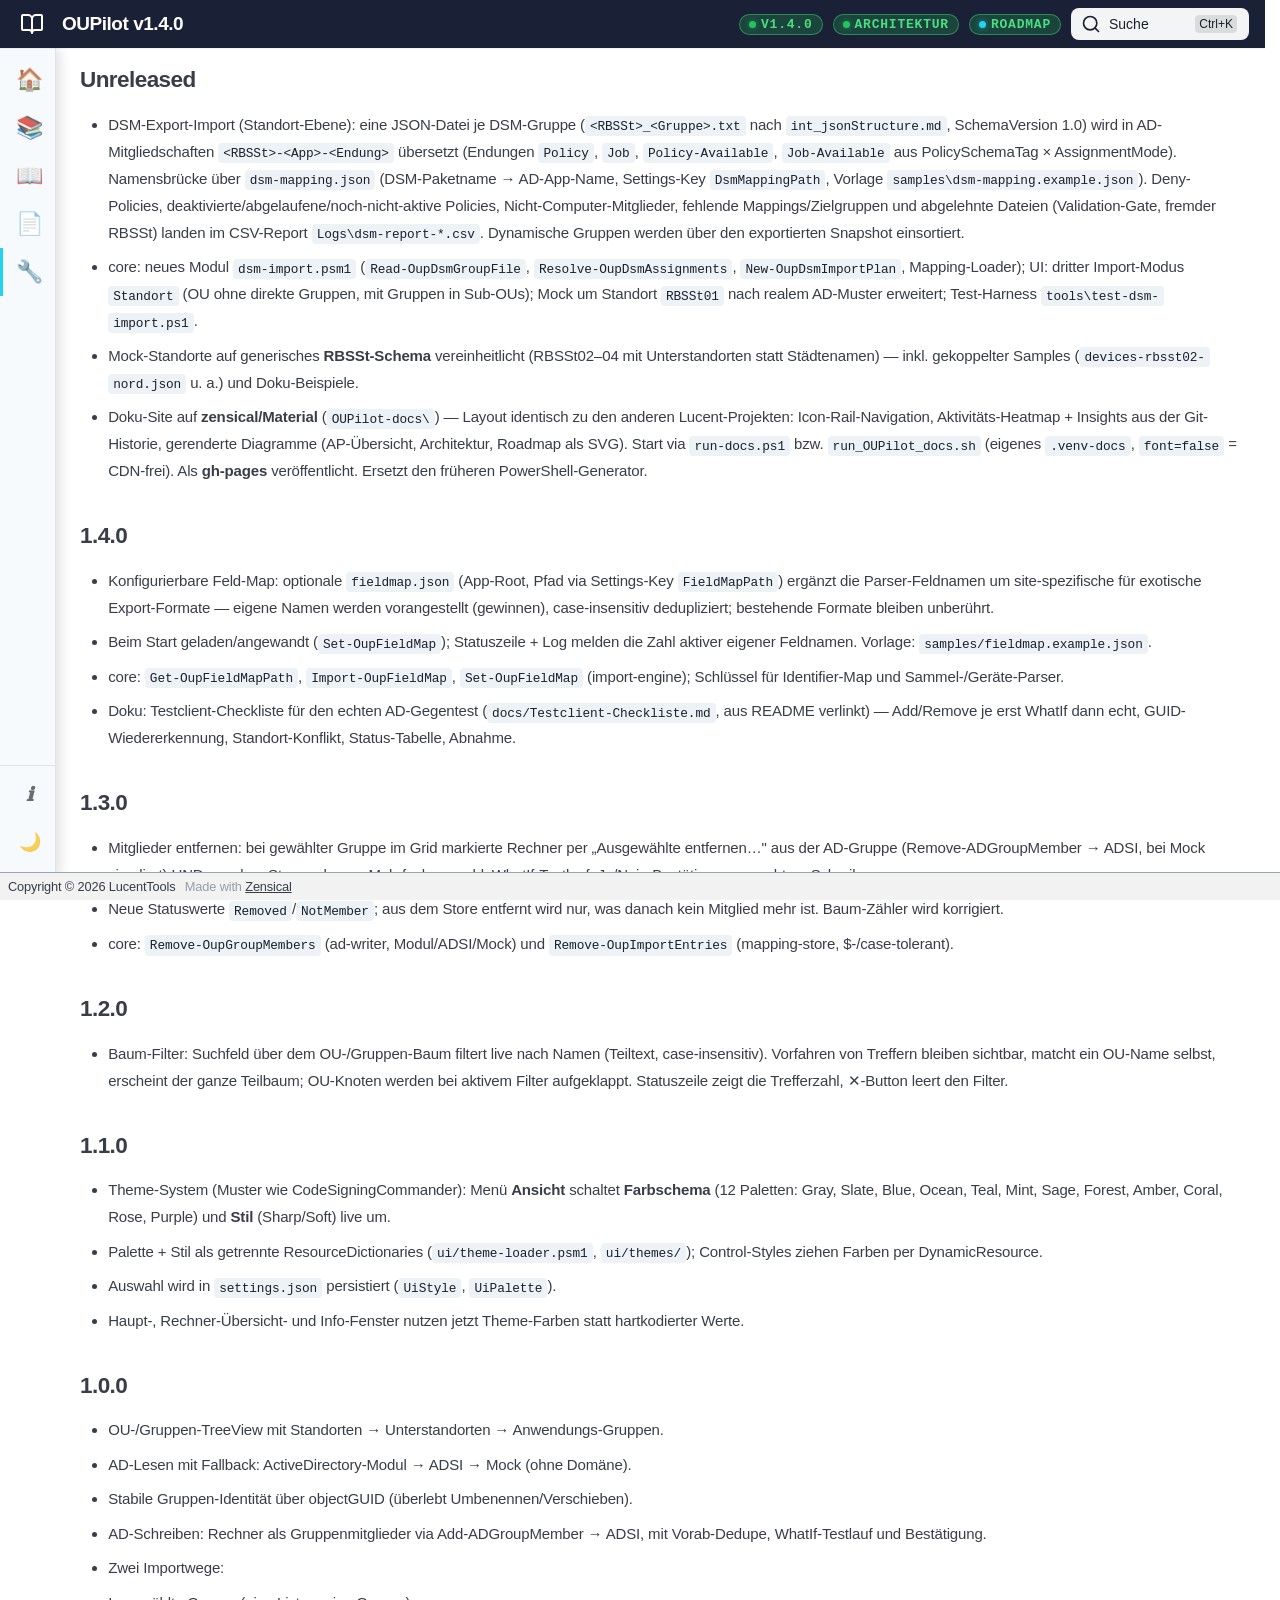
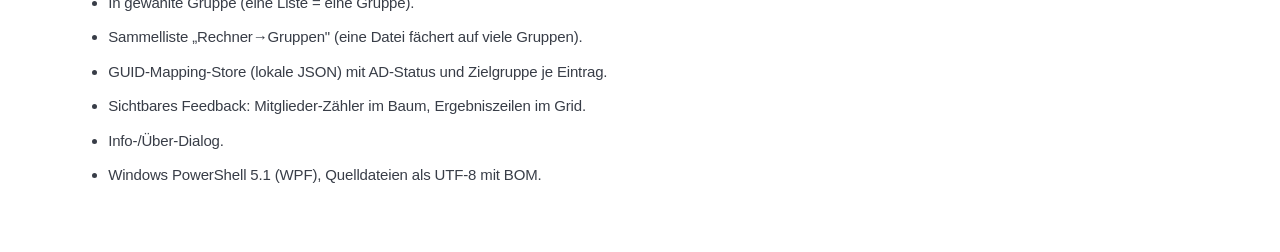
<file: entwicklung/changelog/index.html>
<!doctype html>
<html lang="de" class="no-js">
  <head>
    
      <meta charset="utf-8">
      <meta name="viewport" content="width=device-width,initial-scale=1">
      
        <meta name="description" content="Rechner zu AD-Software-Gruppen hinzufügen (MECM-Deployment) · WPF/PowerShell · v1.4.0">
      
      
        <meta name="author" content="LucentTools">
      
      
      
        <link rel="prev" href="../projektstruktur/">
      
      
      
        
      
      
      <link rel="icon" href="../../assets/images/favicon.png">
      <meta name="generator" content="zensical-0.0.47">
    
    
      
        <title>Changelog — OUPilot - OUPilot</title>
      
    
    
      
        
      
      <link rel="stylesheet" href="../../assets/stylesheets/modern/main.5e19f6ca.min.css">
      
        
          
        
        <link rel="stylesheet" href="../../assets/stylesheets/modern/palette.dfe2e883.min.css">
      
      


    
    
      
    
    
      
    
    
      <link rel="stylesheet" href="../../stylesheets/extra.css">
    
    <script>__md_scope=new URL("../..",location),__md_scope.pathname.endsWith("/")||(__md_scope=new URL(__md_scope.pathname+"/",location)),__md_hash=e=>[...e].reduce(((e,t)=>(e<<5)-e+t.charCodeAt(0)),0),__md_get=(e,t=localStorage,_=__md_scope)=>JSON.parse(t.getItem(_.pathname+"."+e)),__md_set=(e,t,_=localStorage,a=__md_scope)=>{try{_.setItem(a.pathname+"."+e,JSON.stringify(t))}catch(e){}},document.documentElement.setAttribute("data-platform",navigator.platform)</script>
    
      

    
    
  </head>
  
  
    
    
      
    
    
    
    
    <body dir="ltr" data-md-color-scheme="default" data-md-color-primary="custom" data-md-color-accent="custom">
  
    
    <input class="md-toggle" data-md-toggle="drawer" type="checkbox" id="__drawer" autocomplete="off">
    <input class="md-toggle" data-md-toggle="search" type="checkbox" id="__search" autocomplete="off">
    <label class="md-overlay" for="__drawer" aria-label="Navigation"></label>
    <div data-md-component="skip">
      
        
        <a href="#changelog-oupilot" class="md-skip">
          Zum Inhalt
        </a>
      
    </div>
    <div data-md-component="announce">
      
    </div>
    
    
      

  

<header class="md-header md-header--shadow" data-md-component="header">
  <nav class="md-header__inner md-grid" aria-label="Kopfzeile">
    <a href="../.." title="OUPilot" class="md-header__button md-logo" aria-label="OUPilot" data-md-component="logo">
      
  
  <svg xmlns="http://www.w3.org/2000/svg" fill="none" stroke="currentColor" stroke-linecap="round" stroke-linejoin="round" stroke-width="2" class="lucide lucide-book-open" viewBox="0 0 24 24"><path d="M12 7v14M3 18a1 1 0 0 1-1-1V4a1 1 0 0 1 1-1h5a4 4 0 0 1 4 4 4 4 0 0 1 4-4h5a1 1 0 0 1 1 1v13a1 1 0 0 1-1 1h-6a3 3 0 0 0-3 3 3 3 0 0 0-3-3z"/></svg>

    </a>
    <label class="md-header__button md-icon" for="__drawer" aria-label="Navigation">
      
      <svg xmlns="http://www.w3.org/2000/svg" fill="none" stroke="currentColor" stroke-linecap="round" stroke-linejoin="round" stroke-width="2" class="lucide lucide-menu" viewBox="0 0 24 24"><path d="M4 5h16M4 12h16M4 19h16"/></svg>
    </label>
    <div class="md-header__title" data-md-component="header-title">
      <div class="md-header__ellipsis">
        <div class="md-header__topic">
          <span class="md-ellipsis">
            OUPilot
          </span>
        </div>
        <div class="md-header__topic" data-md-component="header-topic">
          <span class="md-ellipsis">
            
              Changelog — OUPilot
            
          </span>
        </div>
      </div>
    </div>
    
      
        <form class="md-header__option" data-md-component="palette">
  
    
    
    
    <input class="md-option" data-md-color-media="(prefers-color-scheme: light)" data-md-color-scheme="default" data-md-color-primary="custom" data-md-color-accent="custom"  aria-label="Dunkelmodus aktivieren"  type="radio" name="__palette" id="__palette_0">
    
      <label class="md-header__button md-icon" title="Dunkelmodus aktivieren" for="__palette_1" hidden>
        <svg xmlns="http://www.w3.org/2000/svg" viewBox="0 0 24 24"><path d="m17.75 4.09-2.53 1.94.91 3.06-2.63-1.81-2.63 1.81.91-3.06-2.53-1.94L12.44 4l1.06-3 1.06 3zm3.5 6.91-1.64 1.25.59 1.98-1.7-1.17-1.7 1.17.59-1.98L15.75 11l2.06-.05L18.5 9l.69 1.95zm-2.28 4.95c.83-.08 1.72 1.1 1.19 1.85-.32.45-.66.87-1.08 1.27C15.17 23 8.84 23 4.94 19.07c-3.91-3.9-3.91-10.24 0-14.14.4-.4.82-.76 1.27-1.08.75-.53 1.93.36 1.85 1.19-.27 2.86.69 5.83 2.89 8.02a9.96 9.96 0 0 0 8.02 2.89m-1.64 2.02a12.08 12.08 0 0 1-7.8-3.47c-2.17-2.19-3.33-5-3.49-7.82-2.81 3.14-2.7 7.96.31 10.98 3.02 3.01 7.84 3.12 10.98.31"/></svg>
      </label>
    
  
    
    
    
    <input class="md-option" data-md-color-media="(prefers-color-scheme: dark)" data-md-color-scheme="slate" data-md-color-primary="custom" data-md-color-accent="custom"  aria-label="Hellmodus aktivieren"  type="radio" name="__palette" id="__palette_1">
    
      <label class="md-header__button md-icon" title="Hellmodus aktivieren" for="__palette_0" hidden>
        <svg xmlns="http://www.w3.org/2000/svg" viewBox="0 0 24 24"><path d="M12 7a5 5 0 0 1 5 5 5 5 0 0 1-5 5 5 5 0 0 1-5-5 5 5 0 0 1 5-5m0 2a3 3 0 0 0-3 3 3 3 0 0 0 3 3 3 3 0 0 0 3-3 3 3 0 0 0-3-3m0-7 2.39 3.42C13.65 5.15 12.84 5 12 5s-1.65.15-2.39.42zM3.34 7l4.16-.35A7.2 7.2 0 0 0 5.94 8.5c-.44.74-.69 1.5-.83 2.29zm.02 10 1.76-3.77a7.131 7.131 0 0 0 2.38 4.14zM20.65 7l-1.77 3.79a7.02 7.02 0 0 0-2.38-4.15zm-.01 10-4.14.36c.59-.51 1.12-1.14 1.54-1.86.42-.73.69-1.5.83-2.29zM12 22l-2.41-3.44c.74.27 1.55.44 2.41.44.82 0 1.63-.17 2.37-.44z"/></svg>
      </label>
    
  
</form>
      
    
    
      <script>var palette=__md_get("__palette");if(palette&&palette.color){if("(prefers-color-scheme)"===palette.color.media){var media=matchMedia("(prefers-color-scheme: light)"),input=document.querySelector(media.matches?"[data-md-color-media='(prefers-color-scheme: light)']":"[data-md-color-media='(prefers-color-scheme: dark)']");palette.color.media=input.getAttribute("data-md-color-media"),palette.color.scheme=input.getAttribute("data-md-color-scheme"),palette.color.primary=input.getAttribute("data-md-color-primary"),palette.color.accent=input.getAttribute("data-md-color-accent")}for(var[key,value]of Object.entries(palette.color))document.body.setAttribute("data-md-color-"+key,value)}</script>
    
    
    
      
      
        <label class="md-header__button md-icon" for="__search" aria-label="Suche">
          
          <svg xmlns="http://www.w3.org/2000/svg" fill="none" stroke="currentColor" stroke-linecap="round" stroke-linejoin="round" stroke-width="2" class="lucide lucide-search" viewBox="0 0 24 24"><path d="m21 21-4.34-4.34"/><circle cx="11" cy="11" r="8"/></svg>
        </label>
        <div class="md-search" data-md-component="search" role="dialog" aria-label="Suche">
  <button type="button" class="md-search__button">
    Suche
  </button>
</div>
      
    
    <div class="md-header__source">
      
    </div>
  </nav>
  
</header>
    
    <div class="md-container" data-md-component="container">
      
      
        
          
        
      
      <main class="md-main" data-md-component="main">
        <div class="md-main__inner md-grid">
          
            
              
              <div class="md-sidebar md-sidebar--primary" data-md-component="sidebar" data-md-type="navigation" >
                <div class="md-sidebar__scrollwrap">
                  <div class="md-sidebar__inner">
                    



<nav class="md-nav md-nav--primary" aria-label="Navigation" data-md-level="0">
  <label class="md-nav__title" for="__drawer">
    <a href="../.." title="OUPilot" class="md-nav__button md-logo" aria-label="OUPilot" data-md-component="logo">
      
  
  <svg xmlns="http://www.w3.org/2000/svg" fill="none" stroke="currentColor" stroke-linecap="round" stroke-linejoin="round" stroke-width="2" class="lucide lucide-book-open" viewBox="0 0 24 24"><path d="M12 7v14M3 18a1 1 0 0 1-1-1V4a1 1 0 0 1 1-1h5a4 4 0 0 1 4 4 4 4 0 0 1 4-4h5a1 1 0 0 1 1 1v13a1 1 0 0 1-1 1h-6a3 3 0 0 0-3 3 3 3 0 0 0-3-3z"/></svg>

    </a>
    OUPilot
  </label>
  
  <ul class="md-nav__list" data-md-scrollfix>
    
      
      
  
  
  
  
    <li class="md-nav__item">
      <a href="../.." class="md-nav__link">
        
  
  
  <span class="md-ellipsis">
    
  
  Überblick

    
  </span>
  
  

      </a>
    </li>
  

    
      
      
  
  
  
  
    
    
    
    
      
        
        
      
    
    
    <li class="md-nav__item md-nav__item--section md-nav__item--nested">
      
        
        
        <input class="md-nav__toggle md-toggle " type="checkbox" id="__nav_2" >
        
          
          <label class="md-nav__link" for="__nav_2" id="__nav_2_label" tabindex="">
            
  
  
  <span class="md-ellipsis">
    
  
  Grundlagen

    
  </span>
  
  

            <span class="md-nav__icon md-icon"></span>
          </label>
        
        <nav class="md-nav" data-md-level="1" aria-labelledby="__nav_2_label" aria-expanded="false">
          <label class="md-nav__title" for="__nav_2">
            <span class="md-nav__icon md-icon"></span>
            
  
  Grundlagen

          </label>
          <ul class="md-nav__list" data-md-scrollfix>
            
              
                
  
  
  
  
    <li class="md-nav__item">
      <a href="../../grundlagen/installation/" class="md-nav__link">
        
  
  
  <span class="md-ellipsis">
    
  
  Installation

    
  </span>
  
  

      </a>
    </li>
  

              
            
              
                
  
  
  
  
    <li class="md-nav__item">
      <a href="../../grundlagen/schnellstart/" class="md-nav__link">
        
  
  
  <span class="md-ellipsis">
    
  
  Schnellstart

    
  </span>
  
  

      </a>
    </li>
  

              
            
          </ul>
        </nav>
      
    </li>
  

    
      
      
  
  
  
  
    
    
    
    
      
        
        
      
    
    
    <li class="md-nav__item md-nav__item--section md-nav__item--nested">
      
        
        
        <input class="md-nav__toggle md-toggle " type="checkbox" id="__nav_3" >
        
          
          <label class="md-nav__link" for="__nav_3" id="__nav_3_label" tabindex="">
            
  
  
  <span class="md-ellipsis">
    
  
  Referenz

    
  </span>
  
  

            <span class="md-nav__icon md-icon"></span>
          </label>
        
        <nav class="md-nav" data-md-level="1" aria-labelledby="__nav_3_label" aria-expanded="false">
          <label class="md-nav__title" for="__nav_3">
            <span class="md-nav__icon md-icon"></span>
            
  
  Referenz

          </label>
          <ul class="md-nav__list" data-md-scrollfix>
            
              
                
  
  
  
  
    <li class="md-nav__item">
      <a href="../../referenz/ad-auslesen/" class="md-nav__link">
        
  
  
  <span class="md-ellipsis">
    
  
  AD-Auslesen

    
  </span>
  
  

      </a>
    </li>
  

              
            
              
                
  
  
  
  
    <li class="md-nav__item">
      <a href="../../referenz/ad-schreiben/" class="md-nav__link">
        
  
  
  <span class="md-ellipsis">
    
  
  AD-Schreiben

    
  </span>
  
  

      </a>
    </li>
  

              
            
              
                
  
  
  
  
    <li class="md-nav__item">
      <a href="../../referenz/import-wege/" class="md-nav__link">
        
  
  
  <span class="md-ellipsis">
    
  
  Import-Wege

    
  </span>
  
  

      </a>
    </li>
  

              
            
              
                
  
  
  
  
    <li class="md-nav__item">
      <a href="../../referenz/mitglieder-entfernen/" class="md-nav__link">
        
  
  
  <span class="md-ellipsis">
    
  
  Mitglieder entfernen

    
  </span>
  
  

      </a>
    </li>
  

              
            
              
                
  
  
  
  
    <li class="md-nav__item">
      <a href="../../referenz/baum-filter/" class="md-nav__link">
        
  
  
  <span class="md-ellipsis">
    
  
  Baum-Filter

    
  </span>
  
  

      </a>
    </li>
  

              
            
              
                
  
  
  
  
    <li class="md-nav__item">
      <a href="../../referenz/theme/" class="md-nav__link">
        
  
  
  <span class="md-ellipsis">
    
  
  Darstellung (Theme)

    
  </span>
  
  

      </a>
    </li>
  

              
            
              
                
  
  
  
  
    <li class="md-nav__item">
      <a href="../../referenz/feld-map/" class="md-nav__link">
        
  
  
  <span class="md-ellipsis">
    
  
  Feld-Map

    
  </span>
  
  

      </a>
    </li>
  

              
            
          </ul>
        </nav>
      
    </li>
  

    
      
      
  
  
  
  
    
    
    
    
      
        
        
      
    
    
    <li class="md-nav__item md-nav__item--section md-nav__item--nested">
      
        
        
        <input class="md-nav__toggle md-toggle " type="checkbox" id="__nav_4" >
        
          
          <label class="md-nav__link" for="__nav_4" id="__nav_4_label" tabindex="">
            
  
  
  <span class="md-ellipsis">
    
  
  Betrieb

    
  </span>
  
  

            <span class="md-nav__icon md-icon"></span>
          </label>
        
        <nav class="md-nav" data-md-level="1" aria-labelledby="__nav_4_label" aria-expanded="false">
          <label class="md-nav__title" for="__nav_4">
            <span class="md-nav__icon md-icon"></span>
            
  
  Betrieb

          </label>
          <ul class="md-nav__list" data-md-scrollfix>
            
              
                
  
  
  
  
    <li class="md-nav__item">
      <a href="../../betrieb/testclient/" class="md-nav__link">
        
  
  
  <span class="md-ellipsis">
    
  
  Testclient-Checkliste

    
  </span>
  
  

      </a>
    </li>
  

              
            
          </ul>
        </nav>
      
    </li>
  

    
      
      
  
  
    
  
  
  
    
    
    
    
      
        
        
      
    
    
    <li class="md-nav__item md-nav__item--active md-nav__item--section md-nav__item--nested">
      
        
        
        <input class="md-nav__toggle md-toggle " type="checkbox" id="__nav_5" checked>
        
          
          <label class="md-nav__link" for="__nav_5" id="__nav_5_label" tabindex="">
            
  
  
  <span class="md-ellipsis">
    
  
  Entwicklung

    
  </span>
  
  

            <span class="md-nav__icon md-icon"></span>
          </label>
        
        <nav class="md-nav" data-md-level="1" aria-labelledby="__nav_5_label" aria-expanded="true">
          <label class="md-nav__title" for="__nav_5">
            <span class="md-nav__icon md-icon"></span>
            
  
  Entwicklung

          </label>
          <ul class="md-nav__list" data-md-scrollfix>
            
              
                
  
  
  
  
    <li class="md-nav__item">
      <a href="../projektstruktur/" class="md-nav__link">
        
  
  
  <span class="md-ellipsis">
    
  
  Projektstruktur

    
  </span>
  
  

      </a>
    </li>
  

              
            
              
                
  
  
    
  
  
  
    <li class="md-nav__item md-nav__item--active">
      
      
      
      
        
      
      
        <label class="md-nav__link md-nav__link--active" for="__toc">
          
  
  
  <span class="md-ellipsis">
    
  
  Changelog

    
  </span>
  
  

          <span class="md-nav__icon md-icon"></span>
        </label>
      
      <a href="././" class="md-nav__link md-nav__link--active">
        
  
  
  <span class="md-ellipsis">
    
  
  Changelog

    
  </span>
  
  

      </a>
      
        


<nav class="md-nav md-nav--secondary" aria-label="Inhaltsverzeichnis">
  
  
  
    
  
  
    <label class="md-nav__title" for="__toc">
      <span class="md-nav__icon md-icon"></span>
      Inhaltsverzeichnis
    </label>
    <ul class="md-nav__list" data-md-component="toc" data-md-scrollfix>
      
        <li class="md-nav__item">
  <a href="#unreleased" class="md-nav__link">
    <span class="md-ellipsis">
      <span class="md-typeset">
        Unreleased
      </span>
    </span>
  </a>
  
</li>
      
        <li class="md-nav__item">
  <a href="#140" class="md-nav__link">
    <span class="md-ellipsis">
      <span class="md-typeset">
        1.4.0
      </span>
    </span>
  </a>
  
</li>
      
        <li class="md-nav__item">
  <a href="#130" class="md-nav__link">
    <span class="md-ellipsis">
      <span class="md-typeset">
        1.3.0
      </span>
    </span>
  </a>
  
</li>
      
        <li class="md-nav__item">
  <a href="#120" class="md-nav__link">
    <span class="md-ellipsis">
      <span class="md-typeset">
        1.2.0
      </span>
    </span>
  </a>
  
</li>
      
        <li class="md-nav__item">
  <a href="#110" class="md-nav__link">
    <span class="md-ellipsis">
      <span class="md-typeset">
        1.1.0
      </span>
    </span>
  </a>
  
</li>
      
        <li class="md-nav__item">
  <a href="#100" class="md-nav__link">
    <span class="md-ellipsis">
      <span class="md-typeset">
        1.0.0
      </span>
    </span>
  </a>
  
</li>
      
    </ul>
  
</nav>
      
    </li>
  

              
            
          </ul>
        </nav>
      
    </li>
  

    
  </ul>
</nav>
                  </div>
                </div>
              </div>
            
            
              
              <div class="md-sidebar md-sidebar--secondary" data-md-component="sidebar" data-md-type="toc" >
                <div class="md-sidebar__scrollwrap">
                  
                    
                    
                    
                      
                    
                    
                      <input class="md-nav__toggle md-toggle" type="checkbox" id="__toc">
                      <div class="md-sidebar-button__wrapper">
                        <label class="md-sidebar-button" for="__toc"></label>
                      </div>
                    
                  
                  <div class="md-sidebar__inner">
                    


<nav class="md-nav md-nav--secondary" aria-label="Inhaltsverzeichnis">
  
  
  
    
  
  
    <label class="md-nav__title" for="__toc">
      <span class="md-nav__icon md-icon"></span>
      Inhaltsverzeichnis
    </label>
    <ul class="md-nav__list" data-md-component="toc" data-md-scrollfix>
      
        <li class="md-nav__item">
  <a href="#unreleased" class="md-nav__link">
    <span class="md-ellipsis">
      <span class="md-typeset">
        Unreleased
      </span>
    </span>
  </a>
  
</li>
      
        <li class="md-nav__item">
  <a href="#140" class="md-nav__link">
    <span class="md-ellipsis">
      <span class="md-typeset">
        1.4.0
      </span>
    </span>
  </a>
  
</li>
      
        <li class="md-nav__item">
  <a href="#130" class="md-nav__link">
    <span class="md-ellipsis">
      <span class="md-typeset">
        1.3.0
      </span>
    </span>
  </a>
  
</li>
      
        <li class="md-nav__item">
  <a href="#120" class="md-nav__link">
    <span class="md-ellipsis">
      <span class="md-typeset">
        1.2.0
      </span>
    </span>
  </a>
  
</li>
      
        <li class="md-nav__item">
  <a href="#110" class="md-nav__link">
    <span class="md-ellipsis">
      <span class="md-typeset">
        1.1.0
      </span>
    </span>
  </a>
  
</li>
      
        <li class="md-nav__item">
  <a href="#100" class="md-nav__link">
    <span class="md-ellipsis">
      <span class="md-typeset">
        1.0.0
      </span>
    </span>
  </a>
  
</li>
      
    </ul>
  
</nav>
                  </div>
                </div>
              </div>
            
          
          
            <div class="md-content" data-md-component="content">
              
              <article class="md-content__inner md-typeset">
                
                  

<h1 id="changelog-oupilot">Changelog — OUPilot<a class="headerlink" href="#changelog-oupilot" title="Permanent link">&para;</a></h1>
<h2 id="unreleased">Unreleased<a class="headerlink" href="#unreleased" title="Permanent link">&para;</a></h2>
<ul>
<li>DSM-Export-Import (Standort-Ebene): eine JSON-Datei je DSM-Gruppe
  (<code>&lt;RBSSt&gt;_&lt;Gruppe&gt;.txt</code> nach <code>int_jsonStructure.md</code>, SchemaVersion 1.0) wird
  in AD-Mitgliedschaften <code>&lt;RBSSt&gt;-&lt;App&gt;-&lt;Endung&gt;</code> übersetzt (Endungen <code>Policy</code>,
  <code>Job</code>, <code>Policy-Available</code>, <code>Job-Available</code> aus PolicySchemaTag × AssignmentMode).
  Namensbrücke über <code>dsm-mapping.json</code> (DSM-Paketname → AD-App-Name, Settings-Key
  <code>DsmMappingPath</code>, Vorlage <code>samples\dsm-mapping.example.json</code>). Deny-Policies,
  deaktivierte/abgelaufene/noch-nicht-aktive Policies, Nicht-Computer-Mitglieder,
  fehlende Mappings/Zielgruppen und abgelehnte Dateien (Validation-Gate, fremder
  RBSSt) landen im CSV-Report <code>Logs\dsm-report-*.csv</code>. Dynamische Gruppen werden
  über den exportierten Snapshot einsortiert.</li>
<li>core: neues Modul <code>dsm-import.psm1</code> (<code>Read-OupDsmGroupFile</code>,
  <code>Resolve-OupDsmAssignments</code>, <code>New-OupDsmImportPlan</code>, Mapping-Loader); UI:
  dritter Import-Modus <code>Standort</code> (OU ohne direkte Gruppen, mit Gruppen in
  Sub-OUs); Mock um Standort <code>RBSSt01</code> nach realem AD-Muster erweitert;
  Test-Harness <code>tools\test-dsm-import.ps1</code>.</li>
<li>Mock-Standorte auf generisches <strong>RBSSt-Schema</strong> vereinheitlicht (RBSSt02–04
  mit Unterstandorten statt Städtenamen) — inkl. gekoppelter Samples
  (<code>devices-rbsst02-nord.json</code> u. a.) und Doku-Beispiele.</li>
<li>Doku-Site auf <strong>zensical/Material</strong> (<code>OUPilot-docs\</code>) — Layout identisch zu den
  anderen Lucent-Projekten: Icon-Rail-Navigation, Aktivitäts-Heatmap + Insights aus
  der Git-Historie, gerenderte Diagramme (AP-Übersicht, Architektur, Roadmap als
  SVG). Start via <code>run-docs.ps1</code> bzw. <code>run_OUPilot_docs.sh</code> (eigenes <code>.venv-docs</code>,
  <code>font=false</code> = CDN-frei). Als <strong>gh-pages</strong> veröffentlicht. Ersetzt den früheren
  PowerShell-Generator.</li>
</ul>
<h2 id="140">1.4.0<a class="headerlink" href="#140" title="Permanent link">&para;</a></h2>
<ul>
<li>Konfigurierbare Feld-Map: optionale <code>fieldmap.json</code> (App-Root, Pfad via
  Settings-Key <code>FieldMapPath</code>) ergänzt die Parser-Feldnamen um site-spezifische
  für exotische Export-Formate — eigene Namen werden vorangestellt (gewinnen),
  case-insensitiv dedupliziert; bestehende Formate bleiben unberührt.</li>
<li>Beim Start geladen/angewandt (<code>Set-OupFieldMap</code>); Statuszeile + Log melden die
  Zahl aktiver eigener Feldnamen. Vorlage: <code>samples/fieldmap.example.json</code>.</li>
<li>core: <code>Get-OupFieldMapPath</code>, <code>Import-OupFieldMap</code>, <code>Set-OupFieldMap</code>
  (import-engine); Schlüssel für Identifier-Map und Sammel-/Geräte-Parser.</li>
<li>Doku: Testclient-Checkliste für den echten AD-Gegentest
  (<code>docs/Testclient-Checkliste.md</code>, aus README verlinkt) — Add/Remove je erst
  WhatIf dann echt, GUID-Wiedererkennung, Standort-Konflikt, Status-Tabelle,
  Abnahme.</li>
</ul>
<h2 id="130">1.3.0<a class="headerlink" href="#130" title="Permanent link">&para;</a></h2>
<ul>
<li>Mitglieder entfernen: bei gewählter Gruppe im Grid markierte Rechner per
  „Ausgewählte entfernen…" aus der AD-Gruppe (Remove-ADGroupMember → ADSI, bei
  Mock simuliert) UND aus dem Store nehmen. Mehrfachauswahl, WhatIf-Testlauf,
  Ja/Nein-Bestätigung vor echtem Schreiben.</li>
<li>Neue Statuswerte <code>Removed</code>/<code>NotMember</code>; aus dem Store entfernt wird nur, was
  danach kein Mitglied mehr ist. Baum-Zähler wird korrigiert.</li>
<li>core: <code>Remove-OupGroupMembers</code> (ad-writer, Modul/ADSI/Mock) und
  <code>Remove-OupImportEntries</code> (mapping-store, $-/case-tolerant).</li>
</ul>
<h2 id="120">1.2.0<a class="headerlink" href="#120" title="Permanent link">&para;</a></h2>
<ul>
<li>Baum-Filter: Suchfeld über dem OU-/Gruppen-Baum filtert live nach Namen
  (Teiltext, case-insensitiv). Vorfahren von Treffern bleiben sichtbar, matcht
  ein OU-Name selbst, erscheint der ganze Teilbaum; OU-Knoten werden bei aktivem
  Filter aufgeklappt. Statuszeile zeigt die Trefferzahl, ✕-Button leert den Filter.</li>
</ul>
<h2 id="110">1.1.0<a class="headerlink" href="#110" title="Permanent link">&para;</a></h2>
<ul>
<li>Theme-System (Muster wie CodeSigningCommander): Menü <strong>Ansicht</strong> schaltet
  <strong>Farbschema</strong> (12 Paletten: Gray, Slate, Blue, Ocean, Teal, Mint, Sage,
  Forest, Amber, Coral, Rose, Purple) und <strong>Stil</strong> (Sharp/Soft) live um.</li>
<li>Palette + Stil als getrennte ResourceDictionaries (<code>ui/theme-loader.psm1</code>,
  <code>ui/themes/</code>); Control-Styles ziehen Farben per DynamicResource.</li>
<li>Auswahl wird in <code>settings.json</code> persistiert (<code>UiStyle</code>, <code>UiPalette</code>).</li>
<li>Haupt-, Rechner-Übersicht- und Info-Fenster nutzen jetzt Theme-Farben statt
  hartkodierter Werte.</li>
</ul>
<h2 id="100">1.0.0<a class="headerlink" href="#100" title="Permanent link">&para;</a></h2>
<ul>
<li>OU-/Gruppen-TreeView mit Standorten → Unterstandorten → Anwendungs-Gruppen.</li>
<li>AD-Lesen mit Fallback: ActiveDirectory-Modul → ADSI → Mock (ohne Domäne).</li>
<li>Stabile Gruppen-Identität über objectGUID (überlebt Umbenennen/Verschieben).</li>
<li>AD-Schreiben: Rechner als Gruppenmitglieder via Add-ADGroupMember → ADSI,
  mit Vorab-Dedupe, WhatIf-Testlauf und Bestätigung.</li>
<li>Zwei Importwege:</li>
<li>In gewählte Gruppe (eine Liste = eine Gruppe).</li>
<li>Sammelliste „Rechner→Gruppen" (eine Datei fächert auf viele Gruppen).</li>
<li>GUID-Mapping-Store (lokale JSON) mit AD-Status und Zielgruppe je Eintrag.</li>
<li>Sichtbares Feedback: Mitglieder-Zähler im Baum, Ergebniszeilen im Grid.</li>
<li>Info-/Über-Dialog.</li>
<li>Windows PowerShell 5.1 (WPF), Quelldateien als UTF-8 mit BOM.</li>
</ul>














                
              </article>
            </div>
          
          
<script>var target=document.getElementById(location.hash.slice(1));target&&target.name&&(target.checked=target.name.startsWith("__tabbed_"))</script>
        </div>
        
          <button type="button" class="md-top md-icon" data-md-component="top" hidden>
  
  <svg xmlns="http://www.w3.org/2000/svg" fill="none" stroke="currentColor" stroke-linecap="round" stroke-linejoin="round" stroke-width="2" class="lucide lucide-circle-arrow-up" viewBox="0 0 24 24"><circle cx="12" cy="12" r="10"/><path d="m16 12-4-4-4 4M12 16V8"/></svg>
  Zurück zum Seitenanfang
</button>
        
      </main>
      
        <footer class="md-footer">
  
  <div class="md-footer-meta md-typeset">
    <div class="md-footer-meta__inner md-grid">
      <div class="md-copyright">
  
    <div class="md-copyright__highlight">
      Copyright &copy; 2026 LucentTools
    </div>
  
  
    Made with
    <a href="https://zensical.org/" target="_blank" rel="noopener">
      Zensical
    </a>
  
</div>
      
    </div>
  </div>
</footer>
      
    </div>
    <div class="md-dialog" data-md-component="dialog">
      <div class="md-dialog__inner md-typeset"></div>
    </div>
    
    
    
      
      
      <script id="__config" type="application/json">{"annotate":null,"base":"../..","features":["navigation.sections","navigation.top","search.highlight","content.code.copy"],"search":"../../assets/javascripts/workers/search.b6b7e04f.min.js","tags":null,"translations":{"clipboard.copied":"In Zwischenablage kopiert","clipboard.copy":"In Zwischenablage kopieren","search.result.more.one":"1 weiteres Suchergebnis auf dieser Seite","search.result.more.other":"# weitere Suchergebnisse auf dieser Seite","search.result.none":"Keine Suchergebnisse","search.result.one":"1 Suchergebnis","search.result.other":"# Suchergebnisse","search.result.placeholder":"Suchbegriff eingeben","search.result.term.missing":"Es fehlt","select.version":"Version auswählen"},"version":null}</script>
    
    
      <script src="../../assets/javascripts/bundle.0df4f2d0.min.js"></script>
      
        <script src="../../javascripts/mermaid.min.js" defer></script>
      
        <script src="../../javascripts/mermaid-init.js"></script>
      
        <script src="../../javascripts/palette-init.js"></script>
      
        <script src="../../javascripts/activity-heatmap.js"></script>
      
        <script src="../../javascripts/icon-rail.js"></script>
      
        <script src="../../javascripts/hub-stop.js"></script>
      
        <script src="../../javascripts/lightbox.js"></script>
      
    
  </body>
</html>
</file>
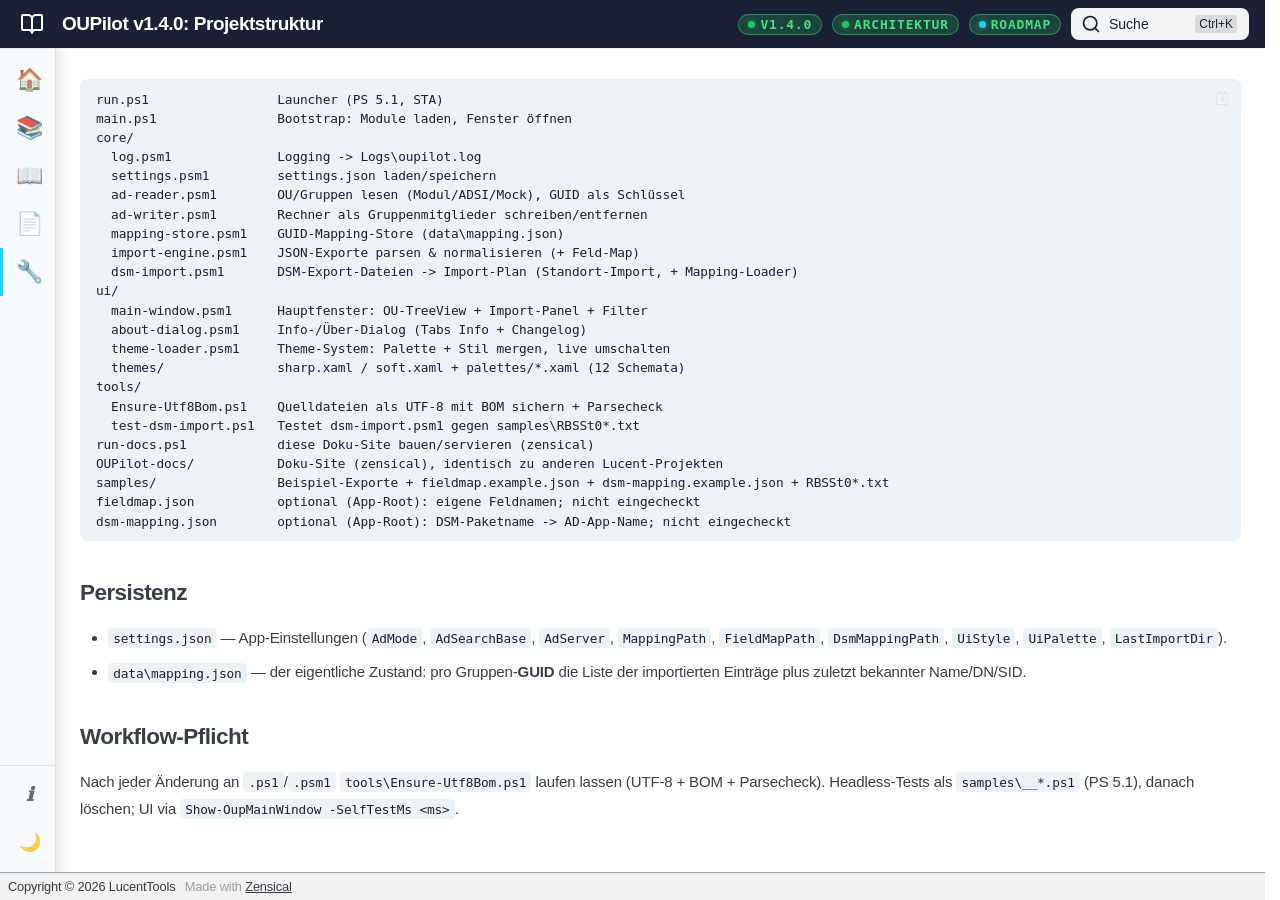
<file: entwicklung/projektstruktur/index.html>
<!doctype html>
<html lang="de" class="no-js">
  <head>
    
      <meta charset="utf-8">
      <meta name="viewport" content="width=device-width,initial-scale=1">
      
        <meta name="description" content="Rechner zu AD-Software-Gruppen hinzufügen (MECM-Deployment) · WPF/PowerShell · v1.4.0">
      
      
        <meta name="author" content="LucentTools">
      
      
      
        <link rel="prev" href="../../betrieb/testclient/">
      
      
        <link rel="next" href="../changelog/">
      
      
        
      
      
      <link rel="icon" href="../../assets/images/favicon.png">
      <meta name="generator" content="zensical-0.0.47">
    
    
      
        <title>Projektstruktur - OUPilot</title>
      
    
    
      
        
      
      <link rel="stylesheet" href="../../assets/stylesheets/modern/main.5e19f6ca.min.css">
      
        
          
        
        <link rel="stylesheet" href="../../assets/stylesheets/modern/palette.dfe2e883.min.css">
      
      


    
    
      
    
    
      
    
    
      <link rel="stylesheet" href="../../stylesheets/extra.css">
    
    <script>__md_scope=new URL("../..",location),__md_scope.pathname.endsWith("/")||(__md_scope=new URL(__md_scope.pathname+"/",location)),__md_hash=e=>[...e].reduce(((e,t)=>(e<<5)-e+t.charCodeAt(0)),0),__md_get=(e,t=localStorage,_=__md_scope)=>JSON.parse(t.getItem(_.pathname+"."+e)),__md_set=(e,t,_=localStorage,a=__md_scope)=>{try{_.setItem(a.pathname+"."+e,JSON.stringify(t))}catch(e){}},document.documentElement.setAttribute("data-platform",navigator.platform)</script>
    
      

    
    
  </head>
  
  
    
    
      
    
    
    
    
    <body dir="ltr" data-md-color-scheme="default" data-md-color-primary="custom" data-md-color-accent="custom">
  
    
    <input class="md-toggle" data-md-toggle="drawer" type="checkbox" id="__drawer" autocomplete="off">
    <input class="md-toggle" data-md-toggle="search" type="checkbox" id="__search" autocomplete="off">
    <label class="md-overlay" for="__drawer" aria-label="Navigation"></label>
    <div data-md-component="skip">
      
        
        <a href="#projektstruktur" class="md-skip">
          Zum Inhalt
        </a>
      
    </div>
    <div data-md-component="announce">
      
    </div>
    
    
      

  

<header class="md-header md-header--shadow" data-md-component="header">
  <nav class="md-header__inner md-grid" aria-label="Kopfzeile">
    <a href="../.." title="OUPilot" class="md-header__button md-logo" aria-label="OUPilot" data-md-component="logo">
      
  
  <svg xmlns="http://www.w3.org/2000/svg" fill="none" stroke="currentColor" stroke-linecap="round" stroke-linejoin="round" stroke-width="2" class="lucide lucide-book-open" viewBox="0 0 24 24"><path d="M12 7v14M3 18a1 1 0 0 1-1-1V4a1 1 0 0 1 1-1h5a4 4 0 0 1 4 4 4 4 0 0 1 4-4h5a1 1 0 0 1 1 1v13a1 1 0 0 1-1 1h-6a3 3 0 0 0-3 3 3 3 0 0 0-3-3z"/></svg>

    </a>
    <label class="md-header__button md-icon" for="__drawer" aria-label="Navigation">
      
      <svg xmlns="http://www.w3.org/2000/svg" fill="none" stroke="currentColor" stroke-linecap="round" stroke-linejoin="round" stroke-width="2" class="lucide lucide-menu" viewBox="0 0 24 24"><path d="M4 5h16M4 12h16M4 19h16"/></svg>
    </label>
    <div class="md-header__title" data-md-component="header-title">
      <div class="md-header__ellipsis">
        <div class="md-header__topic">
          <span class="md-ellipsis">
            OUPilot
          </span>
        </div>
        <div class="md-header__topic" data-md-component="header-topic">
          <span class="md-ellipsis">
            
              Projektstruktur
            
          </span>
        </div>
      </div>
    </div>
    
      
        <form class="md-header__option" data-md-component="palette">
  
    
    
    
    <input class="md-option" data-md-color-media="(prefers-color-scheme: light)" data-md-color-scheme="default" data-md-color-primary="custom" data-md-color-accent="custom"  aria-label="Dunkelmodus aktivieren"  type="radio" name="__palette" id="__palette_0">
    
      <label class="md-header__button md-icon" title="Dunkelmodus aktivieren" for="__palette_1" hidden>
        <svg xmlns="http://www.w3.org/2000/svg" viewBox="0 0 24 24"><path d="m17.75 4.09-2.53 1.94.91 3.06-2.63-1.81-2.63 1.81.91-3.06-2.53-1.94L12.44 4l1.06-3 1.06 3zm3.5 6.91-1.64 1.25.59 1.98-1.7-1.17-1.7 1.17.59-1.98L15.75 11l2.06-.05L18.5 9l.69 1.95zm-2.28 4.95c.83-.08 1.72 1.1 1.19 1.85-.32.45-.66.87-1.08 1.27C15.17 23 8.84 23 4.94 19.07c-3.91-3.9-3.91-10.24 0-14.14.4-.4.82-.76 1.27-1.08.75-.53 1.93.36 1.85 1.19-.27 2.86.69 5.83 2.89 8.02a9.96 9.96 0 0 0 8.02 2.89m-1.64 2.02a12.08 12.08 0 0 1-7.8-3.47c-2.17-2.19-3.33-5-3.49-7.82-2.81 3.14-2.7 7.96.31 10.98 3.02 3.01 7.84 3.12 10.98.31"/></svg>
      </label>
    
  
    
    
    
    <input class="md-option" data-md-color-media="(prefers-color-scheme: dark)" data-md-color-scheme="slate" data-md-color-primary="custom" data-md-color-accent="custom"  aria-label="Hellmodus aktivieren"  type="radio" name="__palette" id="__palette_1">
    
      <label class="md-header__button md-icon" title="Hellmodus aktivieren" for="__palette_0" hidden>
        <svg xmlns="http://www.w3.org/2000/svg" viewBox="0 0 24 24"><path d="M12 7a5 5 0 0 1 5 5 5 5 0 0 1-5 5 5 5 0 0 1-5-5 5 5 0 0 1 5-5m0 2a3 3 0 0 0-3 3 3 3 0 0 0 3 3 3 3 0 0 0 3-3 3 3 0 0 0-3-3m0-7 2.39 3.42C13.65 5.15 12.84 5 12 5s-1.65.15-2.39.42zM3.34 7l4.16-.35A7.2 7.2 0 0 0 5.94 8.5c-.44.74-.69 1.5-.83 2.29zm.02 10 1.76-3.77a7.131 7.131 0 0 0 2.38 4.14zM20.65 7l-1.77 3.79a7.02 7.02 0 0 0-2.38-4.15zm-.01 10-4.14.36c.59-.51 1.12-1.14 1.54-1.86.42-.73.69-1.5.83-2.29zM12 22l-2.41-3.44c.74.27 1.55.44 2.41.44.82 0 1.63-.17 2.37-.44z"/></svg>
      </label>
    
  
</form>
      
    
    
      <script>var palette=__md_get("__palette");if(palette&&palette.color){if("(prefers-color-scheme)"===palette.color.media){var media=matchMedia("(prefers-color-scheme: light)"),input=document.querySelector(media.matches?"[data-md-color-media='(prefers-color-scheme: light)']":"[data-md-color-media='(prefers-color-scheme: dark)']");palette.color.media=input.getAttribute("data-md-color-media"),palette.color.scheme=input.getAttribute("data-md-color-scheme"),palette.color.primary=input.getAttribute("data-md-color-primary"),palette.color.accent=input.getAttribute("data-md-color-accent")}for(var[key,value]of Object.entries(palette.color))document.body.setAttribute("data-md-color-"+key,value)}</script>
    
    
    
      
      
        <label class="md-header__button md-icon" for="__search" aria-label="Suche">
          
          <svg xmlns="http://www.w3.org/2000/svg" fill="none" stroke="currentColor" stroke-linecap="round" stroke-linejoin="round" stroke-width="2" class="lucide lucide-search" viewBox="0 0 24 24"><path d="m21 21-4.34-4.34"/><circle cx="11" cy="11" r="8"/></svg>
        </label>
        <div class="md-search" data-md-component="search" role="dialog" aria-label="Suche">
  <button type="button" class="md-search__button">
    Suche
  </button>
</div>
      
    
    <div class="md-header__source">
      
    </div>
  </nav>
  
</header>
    
    <div class="md-container" data-md-component="container">
      
      
        
          
        
      
      <main class="md-main" data-md-component="main">
        <div class="md-main__inner md-grid">
          
            
              
              <div class="md-sidebar md-sidebar--primary" data-md-component="sidebar" data-md-type="navigation" >
                <div class="md-sidebar__scrollwrap">
                  <div class="md-sidebar__inner">
                    



<nav class="md-nav md-nav--primary" aria-label="Navigation" data-md-level="0">
  <label class="md-nav__title" for="__drawer">
    <a href="../.." title="OUPilot" class="md-nav__button md-logo" aria-label="OUPilot" data-md-component="logo">
      
  
  <svg xmlns="http://www.w3.org/2000/svg" fill="none" stroke="currentColor" stroke-linecap="round" stroke-linejoin="round" stroke-width="2" class="lucide lucide-book-open" viewBox="0 0 24 24"><path d="M12 7v14M3 18a1 1 0 0 1-1-1V4a1 1 0 0 1 1-1h5a4 4 0 0 1 4 4 4 4 0 0 1 4-4h5a1 1 0 0 1 1 1v13a1 1 0 0 1-1 1h-6a3 3 0 0 0-3 3 3 3 0 0 0-3-3z"/></svg>

    </a>
    OUPilot
  </label>
  
  <ul class="md-nav__list" data-md-scrollfix>
    
      
      
  
  
  
  
    <li class="md-nav__item">
      <a href="../.." class="md-nav__link">
        
  
  
  <span class="md-ellipsis">
    
  
  Überblick

    
  </span>
  
  

      </a>
    </li>
  

    
      
      
  
  
  
  
    
    
    
    
      
        
        
      
    
    
    <li class="md-nav__item md-nav__item--section md-nav__item--nested">
      
        
        
        <input class="md-nav__toggle md-toggle " type="checkbox" id="__nav_2" >
        
          
          <label class="md-nav__link" for="__nav_2" id="__nav_2_label" tabindex="">
            
  
  
  <span class="md-ellipsis">
    
  
  Grundlagen

    
  </span>
  
  

            <span class="md-nav__icon md-icon"></span>
          </label>
        
        <nav class="md-nav" data-md-level="1" aria-labelledby="__nav_2_label" aria-expanded="false">
          <label class="md-nav__title" for="__nav_2">
            <span class="md-nav__icon md-icon"></span>
            
  
  Grundlagen

          </label>
          <ul class="md-nav__list" data-md-scrollfix>
            
              
                
  
  
  
  
    <li class="md-nav__item">
      <a href="../../grundlagen/installation/" class="md-nav__link">
        
  
  
  <span class="md-ellipsis">
    
  
  Installation

    
  </span>
  
  

      </a>
    </li>
  

              
            
              
                
  
  
  
  
    <li class="md-nav__item">
      <a href="../../grundlagen/schnellstart/" class="md-nav__link">
        
  
  
  <span class="md-ellipsis">
    
  
  Schnellstart

    
  </span>
  
  

      </a>
    </li>
  

              
            
          </ul>
        </nav>
      
    </li>
  

    
      
      
  
  
  
  
    
    
    
    
      
        
        
      
    
    
    <li class="md-nav__item md-nav__item--section md-nav__item--nested">
      
        
        
        <input class="md-nav__toggle md-toggle " type="checkbox" id="__nav_3" >
        
          
          <label class="md-nav__link" for="__nav_3" id="__nav_3_label" tabindex="">
            
  
  
  <span class="md-ellipsis">
    
  
  Referenz

    
  </span>
  
  

            <span class="md-nav__icon md-icon"></span>
          </label>
        
        <nav class="md-nav" data-md-level="1" aria-labelledby="__nav_3_label" aria-expanded="false">
          <label class="md-nav__title" for="__nav_3">
            <span class="md-nav__icon md-icon"></span>
            
  
  Referenz

          </label>
          <ul class="md-nav__list" data-md-scrollfix>
            
              
                
  
  
  
  
    <li class="md-nav__item">
      <a href="../../referenz/ad-auslesen/" class="md-nav__link">
        
  
  
  <span class="md-ellipsis">
    
  
  AD-Auslesen

    
  </span>
  
  

      </a>
    </li>
  

              
            
              
                
  
  
  
  
    <li class="md-nav__item">
      <a href="../../referenz/ad-schreiben/" class="md-nav__link">
        
  
  
  <span class="md-ellipsis">
    
  
  AD-Schreiben

    
  </span>
  
  

      </a>
    </li>
  

              
            
              
                
  
  
  
  
    <li class="md-nav__item">
      <a href="../../referenz/import-wege/" class="md-nav__link">
        
  
  
  <span class="md-ellipsis">
    
  
  Import-Wege

    
  </span>
  
  

      </a>
    </li>
  

              
            
              
                
  
  
  
  
    <li class="md-nav__item">
      <a href="../../referenz/mitglieder-entfernen/" class="md-nav__link">
        
  
  
  <span class="md-ellipsis">
    
  
  Mitglieder entfernen

    
  </span>
  
  

      </a>
    </li>
  

              
            
              
                
  
  
  
  
    <li class="md-nav__item">
      <a href="../../referenz/baum-filter/" class="md-nav__link">
        
  
  
  <span class="md-ellipsis">
    
  
  Baum-Filter

    
  </span>
  
  

      </a>
    </li>
  

              
            
              
                
  
  
  
  
    <li class="md-nav__item">
      <a href="../../referenz/theme/" class="md-nav__link">
        
  
  
  <span class="md-ellipsis">
    
  
  Darstellung (Theme)

    
  </span>
  
  

      </a>
    </li>
  

              
            
              
                
  
  
  
  
    <li class="md-nav__item">
      <a href="../../referenz/feld-map/" class="md-nav__link">
        
  
  
  <span class="md-ellipsis">
    
  
  Feld-Map

    
  </span>
  
  

      </a>
    </li>
  

              
            
          </ul>
        </nav>
      
    </li>
  

    
      
      
  
  
  
  
    
    
    
    
      
        
        
      
    
    
    <li class="md-nav__item md-nav__item--section md-nav__item--nested">
      
        
        
        <input class="md-nav__toggle md-toggle " type="checkbox" id="__nav_4" >
        
          
          <label class="md-nav__link" for="__nav_4" id="__nav_4_label" tabindex="">
            
  
  
  <span class="md-ellipsis">
    
  
  Betrieb

    
  </span>
  
  

            <span class="md-nav__icon md-icon"></span>
          </label>
        
        <nav class="md-nav" data-md-level="1" aria-labelledby="__nav_4_label" aria-expanded="false">
          <label class="md-nav__title" for="__nav_4">
            <span class="md-nav__icon md-icon"></span>
            
  
  Betrieb

          </label>
          <ul class="md-nav__list" data-md-scrollfix>
            
              
                
  
  
  
  
    <li class="md-nav__item">
      <a href="../../betrieb/testclient/" class="md-nav__link">
        
  
  
  <span class="md-ellipsis">
    
  
  Testclient-Checkliste

    
  </span>
  
  

      </a>
    </li>
  

              
            
          </ul>
        </nav>
      
    </li>
  

    
      
      
  
  
    
  
  
  
    
    
    
    
      
        
        
      
    
    
    <li class="md-nav__item md-nav__item--active md-nav__item--section md-nav__item--nested">
      
        
        
        <input class="md-nav__toggle md-toggle " type="checkbox" id="__nav_5" checked>
        
          
          <label class="md-nav__link" for="__nav_5" id="__nav_5_label" tabindex="">
            
  
  
  <span class="md-ellipsis">
    
  
  Entwicklung

    
  </span>
  
  

            <span class="md-nav__icon md-icon"></span>
          </label>
        
        <nav class="md-nav" data-md-level="1" aria-labelledby="__nav_5_label" aria-expanded="true">
          <label class="md-nav__title" for="__nav_5">
            <span class="md-nav__icon md-icon"></span>
            
  
  Entwicklung

          </label>
          <ul class="md-nav__list" data-md-scrollfix>
            
              
                
  
  
    
  
  
  
    <li class="md-nav__item md-nav__item--active">
      
      
      
      
        
      
      
        <label class="md-nav__link md-nav__link--active" for="__toc">
          
  
  
  <span class="md-ellipsis">
    
  
  Projektstruktur

    
  </span>
  
  

          <span class="md-nav__icon md-icon"></span>
        </label>
      
      <a href="././" class="md-nav__link md-nav__link--active">
        
  
  
  <span class="md-ellipsis">
    
  
  Projektstruktur

    
  </span>
  
  

      </a>
      
        


<nav class="md-nav md-nav--secondary" aria-label="Inhaltsverzeichnis">
  
  
  
    
  
  
    <label class="md-nav__title" for="__toc">
      <span class="md-nav__icon md-icon"></span>
      Inhaltsverzeichnis
    </label>
    <ul class="md-nav__list" data-md-component="toc" data-md-scrollfix>
      
        <li class="md-nav__item">
  <a href="#persistenz" class="md-nav__link">
    <span class="md-ellipsis">
      <span class="md-typeset">
        Persistenz
      </span>
    </span>
  </a>
  
</li>
      
        <li class="md-nav__item">
  <a href="#workflow-pflicht" class="md-nav__link">
    <span class="md-ellipsis">
      <span class="md-typeset">
        Workflow-Pflicht
      </span>
    </span>
  </a>
  
</li>
      
    </ul>
  
</nav>
      
    </li>
  

              
            
              
                
  
  
  
  
    <li class="md-nav__item">
      <a href="../changelog/" class="md-nav__link">
        
  
  
  <span class="md-ellipsis">
    
  
  Changelog

    
  </span>
  
  

      </a>
    </li>
  

              
            
          </ul>
        </nav>
      
    </li>
  

    
  </ul>
</nav>
                  </div>
                </div>
              </div>
            
            
              
              <div class="md-sidebar md-sidebar--secondary" data-md-component="sidebar" data-md-type="toc" >
                <div class="md-sidebar__scrollwrap">
                  
                    
                    
                    
                      
                    
                    
                      <input class="md-nav__toggle md-toggle" type="checkbox" id="__toc">
                      <div class="md-sidebar-button__wrapper">
                        <label class="md-sidebar-button" for="__toc"></label>
                      </div>
                    
                  
                  <div class="md-sidebar__inner">
                    


<nav class="md-nav md-nav--secondary" aria-label="Inhaltsverzeichnis">
  
  
  
    
  
  
    <label class="md-nav__title" for="__toc">
      <span class="md-nav__icon md-icon"></span>
      Inhaltsverzeichnis
    </label>
    <ul class="md-nav__list" data-md-component="toc" data-md-scrollfix>
      
        <li class="md-nav__item">
  <a href="#persistenz" class="md-nav__link">
    <span class="md-ellipsis">
      <span class="md-typeset">
        Persistenz
      </span>
    </span>
  </a>
  
</li>
      
        <li class="md-nav__item">
  <a href="#workflow-pflicht" class="md-nav__link">
    <span class="md-ellipsis">
      <span class="md-typeset">
        Workflow-Pflicht
      </span>
    </span>
  </a>
  
</li>
      
    </ul>
  
</nav>
                  </div>
                </div>
              </div>
            
          
          
            <div class="md-content" data-md-component="content">
              
              <article class="md-content__inner md-typeset">
                
                  

<h1 id="projektstruktur">Projektstruktur<a class="headerlink" href="#projektstruktur" title="Permanent link">&para;</a></h1>
<div class="language-text highlight"><pre><span></span><code><span id="__span-0-1"><a id="__codelineno-0-1" name="__codelineno-0-1" href="#__codelineno-0-1"></a>run.ps1                 Launcher (PS 5.1, STA)
</span><span id="__span-0-2"><a id="__codelineno-0-2" name="__codelineno-0-2" href="#__codelineno-0-2"></a>main.ps1                Bootstrap: Module laden, Fenster öffnen
</span><span id="__span-0-3"><a id="__codelineno-0-3" name="__codelineno-0-3" href="#__codelineno-0-3"></a>core/
</span><span id="__span-0-4"><a id="__codelineno-0-4" name="__codelineno-0-4" href="#__codelineno-0-4"></a>  log.psm1              Logging -&gt; Logs\oupilot.log
</span><span id="__span-0-5"><a id="__codelineno-0-5" name="__codelineno-0-5" href="#__codelineno-0-5"></a>  settings.psm1         settings.json laden/speichern
</span><span id="__span-0-6"><a id="__codelineno-0-6" name="__codelineno-0-6" href="#__codelineno-0-6"></a>  ad-reader.psm1        OU/Gruppen lesen (Modul/ADSI/Mock), GUID als Schlüssel
</span><span id="__span-0-7"><a id="__codelineno-0-7" name="__codelineno-0-7" href="#__codelineno-0-7"></a>  ad-writer.psm1        Rechner als Gruppenmitglieder schreiben/entfernen
</span><span id="__span-0-8"><a id="__codelineno-0-8" name="__codelineno-0-8" href="#__codelineno-0-8"></a>  mapping-store.psm1    GUID-Mapping-Store (data\mapping.json)
</span><span id="__span-0-9"><a id="__codelineno-0-9" name="__codelineno-0-9" href="#__codelineno-0-9"></a>  import-engine.psm1    JSON-Exporte parsen &amp; normalisieren (+ Feld-Map)
</span><span id="__span-0-10"><a id="__codelineno-0-10" name="__codelineno-0-10" href="#__codelineno-0-10"></a>  dsm-import.psm1       DSM-Export-Dateien -&gt; Import-Plan (Standort-Import, + Mapping-Loader)
</span><span id="__span-0-11"><a id="__codelineno-0-11" name="__codelineno-0-11" href="#__codelineno-0-11"></a>ui/
</span><span id="__span-0-12"><a id="__codelineno-0-12" name="__codelineno-0-12" href="#__codelineno-0-12"></a>  main-window.psm1      Hauptfenster: OU-TreeView + Import-Panel + Filter
</span><span id="__span-0-13"><a id="__codelineno-0-13" name="__codelineno-0-13" href="#__codelineno-0-13"></a>  about-dialog.psm1     Info-/Über-Dialog (Tabs Info + Changelog)
</span><span id="__span-0-14"><a id="__codelineno-0-14" name="__codelineno-0-14" href="#__codelineno-0-14"></a>  theme-loader.psm1     Theme-System: Palette + Stil mergen, live umschalten
</span><span id="__span-0-15"><a id="__codelineno-0-15" name="__codelineno-0-15" href="#__codelineno-0-15"></a>  themes/               sharp.xaml / soft.xaml + palettes/*.xaml (12 Schemata)
</span><span id="__span-0-16"><a id="__codelineno-0-16" name="__codelineno-0-16" href="#__codelineno-0-16"></a>tools/
</span><span id="__span-0-17"><a id="__codelineno-0-17" name="__codelineno-0-17" href="#__codelineno-0-17"></a>  Ensure-Utf8Bom.ps1    Quelldateien als UTF-8 mit BOM sichern + Parsecheck
</span><span id="__span-0-18"><a id="__codelineno-0-18" name="__codelineno-0-18" href="#__codelineno-0-18"></a>  test-dsm-import.ps1   Testet dsm-import.psm1 gegen samples\RBSSt0*.txt
</span><span id="__span-0-19"><a id="__codelineno-0-19" name="__codelineno-0-19" href="#__codelineno-0-19"></a>run-docs.ps1            diese Doku-Site bauen/servieren (zensical)
</span><span id="__span-0-20"><a id="__codelineno-0-20" name="__codelineno-0-20" href="#__codelineno-0-20"></a>OUPilot-docs/           Doku-Site (zensical), identisch zu anderen Lucent-Projekten
</span><span id="__span-0-21"><a id="__codelineno-0-21" name="__codelineno-0-21" href="#__codelineno-0-21"></a>samples/                Beispiel-Exporte + fieldmap.example.json + dsm-mapping.example.json + RBSSt0*.txt
</span><span id="__span-0-22"><a id="__codelineno-0-22" name="__codelineno-0-22" href="#__codelineno-0-22"></a>fieldmap.json           optional (App-Root): eigene Feldnamen; nicht eingecheckt
</span><span id="__span-0-23"><a id="__codelineno-0-23" name="__codelineno-0-23" href="#__codelineno-0-23"></a>dsm-mapping.json        optional (App-Root): DSM-Paketname -&gt; AD-App-Name; nicht eingecheckt
</span></code></pre></div>
<h2 id="persistenz">Persistenz<a class="headerlink" href="#persistenz" title="Permanent link">&para;</a></h2>
<ul>
<li><code>settings.json</code> — App-Einstellungen (<code>AdMode</code>, <code>AdSearchBase</code>, <code>AdServer</code>,
  <code>MappingPath</code>, <code>FieldMapPath</code>, <code>DsmMappingPath</code>, <code>UiStyle</code>, <code>UiPalette</code>,
  <code>LastImportDir</code>).</li>
<li><code>data\mapping.json</code> — der eigentliche Zustand: pro Gruppen-<strong>GUID</strong> die Liste
  der importierten Einträge plus zuletzt bekannter Name/DN/SID.</li>
</ul>
<h2 id="workflow-pflicht">Workflow-Pflicht<a class="headerlink" href="#workflow-pflicht" title="Permanent link">&para;</a></h2>
<p>Nach jeder Änderung an <code>.ps1</code>/<code>.psm1</code> <code>tools\Ensure-Utf8Bom.ps1</code> laufen lassen
(UTF-8 + BOM + Parsecheck). Headless-Tests als <code>samples\__*.ps1</code> (PS 5.1),
danach löschen; UI via <code>Show-OupMainWindow -SelfTestMs &lt;ms&gt;</code>.</p>














                
              </article>
            </div>
          
          
<script>var target=document.getElementById(location.hash.slice(1));target&&target.name&&(target.checked=target.name.startsWith("__tabbed_"))</script>
        </div>
        
          <button type="button" class="md-top md-icon" data-md-component="top" hidden>
  
  <svg xmlns="http://www.w3.org/2000/svg" fill="none" stroke="currentColor" stroke-linecap="round" stroke-linejoin="round" stroke-width="2" class="lucide lucide-circle-arrow-up" viewBox="0 0 24 24"><circle cx="12" cy="12" r="10"/><path d="m16 12-4-4-4 4M12 16V8"/></svg>
  Zurück zum Seitenanfang
</button>
        
      </main>
      
        <footer class="md-footer">
  
  <div class="md-footer-meta md-typeset">
    <div class="md-footer-meta__inner md-grid">
      <div class="md-copyright">
  
    <div class="md-copyright__highlight">
      Copyright &copy; 2026 LucentTools
    </div>
  
  
    Made with
    <a href="https://zensical.org/" target="_blank" rel="noopener">
      Zensical
    </a>
  
</div>
      
    </div>
  </div>
</footer>
      
    </div>
    <div class="md-dialog" data-md-component="dialog">
      <div class="md-dialog__inner md-typeset"></div>
    </div>
    
    
    
      
      
      <script id="__config" type="application/json">{"annotate":null,"base":"../..","features":["navigation.sections","navigation.top","search.highlight","content.code.copy"],"search":"../../assets/javascripts/workers/search.b6b7e04f.min.js","tags":null,"translations":{"clipboard.copied":"In Zwischenablage kopiert","clipboard.copy":"In Zwischenablage kopieren","search.result.more.one":"1 weiteres Suchergebnis auf dieser Seite","search.result.more.other":"# weitere Suchergebnisse auf dieser Seite","search.result.none":"Keine Suchergebnisse","search.result.one":"1 Suchergebnis","search.result.other":"# Suchergebnisse","search.result.placeholder":"Suchbegriff eingeben","search.result.term.missing":"Es fehlt","select.version":"Version auswählen"},"version":null}</script>
    
    
      <script src="../../assets/javascripts/bundle.0df4f2d0.min.js"></script>
      
        <script src="../../javascripts/mermaid.min.js" defer></script>
      
        <script src="../../javascripts/mermaid-init.js"></script>
      
        <script src="../../javascripts/palette-init.js"></script>
      
        <script src="../../javascripts/activity-heatmap.js"></script>
      
        <script src="../../javascripts/icon-rail.js"></script>
      
        <script src="../../javascripts/hub-stop.js"></script>
      
        <script src="../../javascripts/lightbox.js"></script>
      
    
  </body>
</html>
</file>
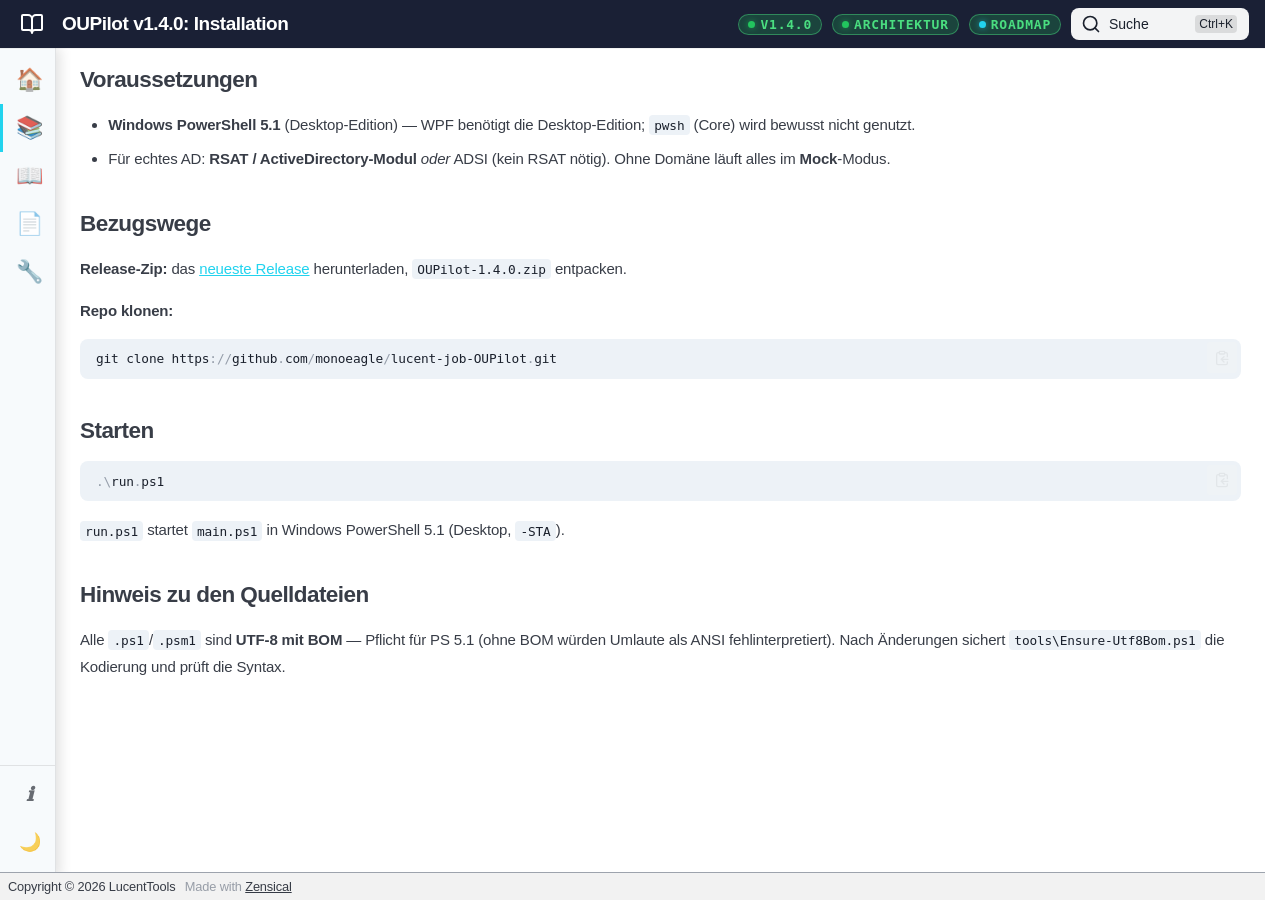
<file: grundlagen/installation/index.html>
<!doctype html>
<html lang="de" class="no-js">
  <head>
    
      <meta charset="utf-8">
      <meta name="viewport" content="width=device-width,initial-scale=1">
      
        <meta name="description" content="Rechner zu AD-Software-Gruppen hinzufügen (MECM-Deployment) · WPF/PowerShell · v1.4.0">
      
      
        <meta name="author" content="LucentTools">
      
      
      
        <link rel="prev" href="../..">
      
      
        <link rel="next" href="../schnellstart/">
      
      
        
      
      
      <link rel="icon" href="../../assets/images/favicon.png">
      <meta name="generator" content="zensical-0.0.47">
    
    
      
        <title>Installation - OUPilot</title>
      
    
    
      
        
      
      <link rel="stylesheet" href="../../assets/stylesheets/modern/main.5e19f6ca.min.css">
      
        
          
        
        <link rel="stylesheet" href="../../assets/stylesheets/modern/palette.dfe2e883.min.css">
      
      


    
    
      
    
    
      
    
    
      <link rel="stylesheet" href="../../stylesheets/extra.css">
    
    <script>__md_scope=new URL("../..",location),__md_scope.pathname.endsWith("/")||(__md_scope=new URL(__md_scope.pathname+"/",location)),__md_hash=e=>[...e].reduce(((e,t)=>(e<<5)-e+t.charCodeAt(0)),0),__md_get=(e,t=localStorage,_=__md_scope)=>JSON.parse(t.getItem(_.pathname+"."+e)),__md_set=(e,t,_=localStorage,a=__md_scope)=>{try{_.setItem(a.pathname+"."+e,JSON.stringify(t))}catch(e){}},document.documentElement.setAttribute("data-platform",navigator.platform)</script>
    
      

    
    
  </head>
  
  
    
    
      
    
    
    
    
    <body dir="ltr" data-md-color-scheme="default" data-md-color-primary="custom" data-md-color-accent="custom">
  
    
    <input class="md-toggle" data-md-toggle="drawer" type="checkbox" id="__drawer" autocomplete="off">
    <input class="md-toggle" data-md-toggle="search" type="checkbox" id="__search" autocomplete="off">
    <label class="md-overlay" for="__drawer" aria-label="Navigation"></label>
    <div data-md-component="skip">
      
        
        <a href="#installation" class="md-skip">
          Zum Inhalt
        </a>
      
    </div>
    <div data-md-component="announce">
      
    </div>
    
    
      

  

<header class="md-header md-header--shadow" data-md-component="header">
  <nav class="md-header__inner md-grid" aria-label="Kopfzeile">
    <a href="../.." title="OUPilot" class="md-header__button md-logo" aria-label="OUPilot" data-md-component="logo">
      
  
  <svg xmlns="http://www.w3.org/2000/svg" fill="none" stroke="currentColor" stroke-linecap="round" stroke-linejoin="round" stroke-width="2" class="lucide lucide-book-open" viewBox="0 0 24 24"><path d="M12 7v14M3 18a1 1 0 0 1-1-1V4a1 1 0 0 1 1-1h5a4 4 0 0 1 4 4 4 4 0 0 1 4-4h5a1 1 0 0 1 1 1v13a1 1 0 0 1-1 1h-6a3 3 0 0 0-3 3 3 3 0 0 0-3-3z"/></svg>

    </a>
    <label class="md-header__button md-icon" for="__drawer" aria-label="Navigation">
      
      <svg xmlns="http://www.w3.org/2000/svg" fill="none" stroke="currentColor" stroke-linecap="round" stroke-linejoin="round" stroke-width="2" class="lucide lucide-menu" viewBox="0 0 24 24"><path d="M4 5h16M4 12h16M4 19h16"/></svg>
    </label>
    <div class="md-header__title" data-md-component="header-title">
      <div class="md-header__ellipsis">
        <div class="md-header__topic">
          <span class="md-ellipsis">
            OUPilot
          </span>
        </div>
        <div class="md-header__topic" data-md-component="header-topic">
          <span class="md-ellipsis">
            
              Installation
            
          </span>
        </div>
      </div>
    </div>
    
      
        <form class="md-header__option" data-md-component="palette">
  
    
    
    
    <input class="md-option" data-md-color-media="(prefers-color-scheme: light)" data-md-color-scheme="default" data-md-color-primary="custom" data-md-color-accent="custom"  aria-label="Dunkelmodus aktivieren"  type="radio" name="__palette" id="__palette_0">
    
      <label class="md-header__button md-icon" title="Dunkelmodus aktivieren" for="__palette_1" hidden>
        <svg xmlns="http://www.w3.org/2000/svg" viewBox="0 0 24 24"><path d="m17.75 4.09-2.53 1.94.91 3.06-2.63-1.81-2.63 1.81.91-3.06-2.53-1.94L12.44 4l1.06-3 1.06 3zm3.5 6.91-1.64 1.25.59 1.98-1.7-1.17-1.7 1.17.59-1.98L15.75 11l2.06-.05L18.5 9l.69 1.95zm-2.28 4.95c.83-.08 1.72 1.1 1.19 1.85-.32.45-.66.87-1.08 1.27C15.17 23 8.84 23 4.94 19.07c-3.91-3.9-3.91-10.24 0-14.14.4-.4.82-.76 1.27-1.08.75-.53 1.93.36 1.85 1.19-.27 2.86.69 5.83 2.89 8.02a9.96 9.96 0 0 0 8.02 2.89m-1.64 2.02a12.08 12.08 0 0 1-7.8-3.47c-2.17-2.19-3.33-5-3.49-7.82-2.81 3.14-2.7 7.96.31 10.98 3.02 3.01 7.84 3.12 10.98.31"/></svg>
      </label>
    
  
    
    
    
    <input class="md-option" data-md-color-media="(prefers-color-scheme: dark)" data-md-color-scheme="slate" data-md-color-primary="custom" data-md-color-accent="custom"  aria-label="Hellmodus aktivieren"  type="radio" name="__palette" id="__palette_1">
    
      <label class="md-header__button md-icon" title="Hellmodus aktivieren" for="__palette_0" hidden>
        <svg xmlns="http://www.w3.org/2000/svg" viewBox="0 0 24 24"><path d="M12 7a5 5 0 0 1 5 5 5 5 0 0 1-5 5 5 5 0 0 1-5-5 5 5 0 0 1 5-5m0 2a3 3 0 0 0-3 3 3 3 0 0 0 3 3 3 3 0 0 0 3-3 3 3 0 0 0-3-3m0-7 2.39 3.42C13.65 5.15 12.84 5 12 5s-1.65.15-2.39.42zM3.34 7l4.16-.35A7.2 7.2 0 0 0 5.94 8.5c-.44.74-.69 1.5-.83 2.29zm.02 10 1.76-3.77a7.131 7.131 0 0 0 2.38 4.14zM20.65 7l-1.77 3.79a7.02 7.02 0 0 0-2.38-4.15zm-.01 10-4.14.36c.59-.51 1.12-1.14 1.54-1.86.42-.73.69-1.5.83-2.29zM12 22l-2.41-3.44c.74.27 1.55.44 2.41.44.82 0 1.63-.17 2.37-.44z"/></svg>
      </label>
    
  
</form>
      
    
    
      <script>var palette=__md_get("__palette");if(palette&&palette.color){if("(prefers-color-scheme)"===palette.color.media){var media=matchMedia("(prefers-color-scheme: light)"),input=document.querySelector(media.matches?"[data-md-color-media='(prefers-color-scheme: light)']":"[data-md-color-media='(prefers-color-scheme: dark)']");palette.color.media=input.getAttribute("data-md-color-media"),palette.color.scheme=input.getAttribute("data-md-color-scheme"),palette.color.primary=input.getAttribute("data-md-color-primary"),palette.color.accent=input.getAttribute("data-md-color-accent")}for(var[key,value]of Object.entries(palette.color))document.body.setAttribute("data-md-color-"+key,value)}</script>
    
    
    
      
      
        <label class="md-header__button md-icon" for="__search" aria-label="Suche">
          
          <svg xmlns="http://www.w3.org/2000/svg" fill="none" stroke="currentColor" stroke-linecap="round" stroke-linejoin="round" stroke-width="2" class="lucide lucide-search" viewBox="0 0 24 24"><path d="m21 21-4.34-4.34"/><circle cx="11" cy="11" r="8"/></svg>
        </label>
        <div class="md-search" data-md-component="search" role="dialog" aria-label="Suche">
  <button type="button" class="md-search__button">
    Suche
  </button>
</div>
      
    
    <div class="md-header__source">
      
    </div>
  </nav>
  
</header>
    
    <div class="md-container" data-md-component="container">
      
      
        
          
        
      
      <main class="md-main" data-md-component="main">
        <div class="md-main__inner md-grid">
          
            
              
              <div class="md-sidebar md-sidebar--primary" data-md-component="sidebar" data-md-type="navigation" >
                <div class="md-sidebar__scrollwrap">
                  <div class="md-sidebar__inner">
                    



<nav class="md-nav md-nav--primary" aria-label="Navigation" data-md-level="0">
  <label class="md-nav__title" for="__drawer">
    <a href="../.." title="OUPilot" class="md-nav__button md-logo" aria-label="OUPilot" data-md-component="logo">
      
  
  <svg xmlns="http://www.w3.org/2000/svg" fill="none" stroke="currentColor" stroke-linecap="round" stroke-linejoin="round" stroke-width="2" class="lucide lucide-book-open" viewBox="0 0 24 24"><path d="M12 7v14M3 18a1 1 0 0 1-1-1V4a1 1 0 0 1 1-1h5a4 4 0 0 1 4 4 4 4 0 0 1 4-4h5a1 1 0 0 1 1 1v13a1 1 0 0 1-1 1h-6a3 3 0 0 0-3 3 3 3 0 0 0-3-3z"/></svg>

    </a>
    OUPilot
  </label>
  
  <ul class="md-nav__list" data-md-scrollfix>
    
      
      
  
  
  
  
    <li class="md-nav__item">
      <a href="../.." class="md-nav__link">
        
  
  
  <span class="md-ellipsis">
    
  
  Überblick

    
  </span>
  
  

      </a>
    </li>
  

    
      
      
  
  
    
  
  
  
    
    
    
    
      
        
        
      
    
    
    <li class="md-nav__item md-nav__item--active md-nav__item--section md-nav__item--nested">
      
        
        
        <input class="md-nav__toggle md-toggle " type="checkbox" id="__nav_2" checked>
        
          
          <label class="md-nav__link" for="__nav_2" id="__nav_2_label" tabindex="">
            
  
  
  <span class="md-ellipsis">
    
  
  Grundlagen

    
  </span>
  
  

            <span class="md-nav__icon md-icon"></span>
          </label>
        
        <nav class="md-nav" data-md-level="1" aria-labelledby="__nav_2_label" aria-expanded="true">
          <label class="md-nav__title" for="__nav_2">
            <span class="md-nav__icon md-icon"></span>
            
  
  Grundlagen

          </label>
          <ul class="md-nav__list" data-md-scrollfix>
            
              
                
  
  
    
  
  
  
    <li class="md-nav__item md-nav__item--active">
      
      
      
      
        
      
      
        <label class="md-nav__link md-nav__link--active" for="__toc">
          
  
  
  <span class="md-ellipsis">
    
  
  Installation

    
  </span>
  
  

          <span class="md-nav__icon md-icon"></span>
        </label>
      
      <a href="././" class="md-nav__link md-nav__link--active">
        
  
  
  <span class="md-ellipsis">
    
  
  Installation

    
  </span>
  
  

      </a>
      
        


<nav class="md-nav md-nav--secondary" aria-label="Inhaltsverzeichnis">
  
  
  
    
  
  
    <label class="md-nav__title" for="__toc">
      <span class="md-nav__icon md-icon"></span>
      Inhaltsverzeichnis
    </label>
    <ul class="md-nav__list" data-md-component="toc" data-md-scrollfix>
      
        <li class="md-nav__item">
  <a href="#voraussetzungen" class="md-nav__link">
    <span class="md-ellipsis">
      <span class="md-typeset">
        Voraussetzungen
      </span>
    </span>
  </a>
  
</li>
      
        <li class="md-nav__item">
  <a href="#bezugswege" class="md-nav__link">
    <span class="md-ellipsis">
      <span class="md-typeset">
        Bezugswege
      </span>
    </span>
  </a>
  
</li>
      
        <li class="md-nav__item">
  <a href="#starten" class="md-nav__link">
    <span class="md-ellipsis">
      <span class="md-typeset">
        Starten
      </span>
    </span>
  </a>
  
</li>
      
        <li class="md-nav__item">
  <a href="#hinweis-zu-den-quelldateien" class="md-nav__link">
    <span class="md-ellipsis">
      <span class="md-typeset">
        Hinweis zu den Quelldateien
      </span>
    </span>
  </a>
  
</li>
      
    </ul>
  
</nav>
      
    </li>
  

              
            
              
                
  
  
  
  
    <li class="md-nav__item">
      <a href="../schnellstart/" class="md-nav__link">
        
  
  
  <span class="md-ellipsis">
    
  
  Schnellstart

    
  </span>
  
  

      </a>
    </li>
  

              
            
          </ul>
        </nav>
      
    </li>
  

    
      
      
  
  
  
  
    
    
    
    
      
        
        
      
    
    
    <li class="md-nav__item md-nav__item--section md-nav__item--nested">
      
        
        
        <input class="md-nav__toggle md-toggle " type="checkbox" id="__nav_3" >
        
          
          <label class="md-nav__link" for="__nav_3" id="__nav_3_label" tabindex="">
            
  
  
  <span class="md-ellipsis">
    
  
  Referenz

    
  </span>
  
  

            <span class="md-nav__icon md-icon"></span>
          </label>
        
        <nav class="md-nav" data-md-level="1" aria-labelledby="__nav_3_label" aria-expanded="false">
          <label class="md-nav__title" for="__nav_3">
            <span class="md-nav__icon md-icon"></span>
            
  
  Referenz

          </label>
          <ul class="md-nav__list" data-md-scrollfix>
            
              
                
  
  
  
  
    <li class="md-nav__item">
      <a href="../../referenz/ad-auslesen/" class="md-nav__link">
        
  
  
  <span class="md-ellipsis">
    
  
  AD-Auslesen

    
  </span>
  
  

      </a>
    </li>
  

              
            
              
                
  
  
  
  
    <li class="md-nav__item">
      <a href="../../referenz/ad-schreiben/" class="md-nav__link">
        
  
  
  <span class="md-ellipsis">
    
  
  AD-Schreiben

    
  </span>
  
  

      </a>
    </li>
  

              
            
              
                
  
  
  
  
    <li class="md-nav__item">
      <a href="../../referenz/import-wege/" class="md-nav__link">
        
  
  
  <span class="md-ellipsis">
    
  
  Import-Wege

    
  </span>
  
  

      </a>
    </li>
  

              
            
              
                
  
  
  
  
    <li class="md-nav__item">
      <a href="../../referenz/mitglieder-entfernen/" class="md-nav__link">
        
  
  
  <span class="md-ellipsis">
    
  
  Mitglieder entfernen

    
  </span>
  
  

      </a>
    </li>
  

              
            
              
                
  
  
  
  
    <li class="md-nav__item">
      <a href="../../referenz/baum-filter/" class="md-nav__link">
        
  
  
  <span class="md-ellipsis">
    
  
  Baum-Filter

    
  </span>
  
  

      </a>
    </li>
  

              
            
              
                
  
  
  
  
    <li class="md-nav__item">
      <a href="../../referenz/theme/" class="md-nav__link">
        
  
  
  <span class="md-ellipsis">
    
  
  Darstellung (Theme)

    
  </span>
  
  

      </a>
    </li>
  

              
            
              
                
  
  
  
  
    <li class="md-nav__item">
      <a href="../../referenz/feld-map/" class="md-nav__link">
        
  
  
  <span class="md-ellipsis">
    
  
  Feld-Map

    
  </span>
  
  

      </a>
    </li>
  

              
            
          </ul>
        </nav>
      
    </li>
  

    
      
      
  
  
  
  
    
    
    
    
      
        
        
      
    
    
    <li class="md-nav__item md-nav__item--section md-nav__item--nested">
      
        
        
        <input class="md-nav__toggle md-toggle " type="checkbox" id="__nav_4" >
        
          
          <label class="md-nav__link" for="__nav_4" id="__nav_4_label" tabindex="">
            
  
  
  <span class="md-ellipsis">
    
  
  Betrieb

    
  </span>
  
  

            <span class="md-nav__icon md-icon"></span>
          </label>
        
        <nav class="md-nav" data-md-level="1" aria-labelledby="__nav_4_label" aria-expanded="false">
          <label class="md-nav__title" for="__nav_4">
            <span class="md-nav__icon md-icon"></span>
            
  
  Betrieb

          </label>
          <ul class="md-nav__list" data-md-scrollfix>
            
              
                
  
  
  
  
    <li class="md-nav__item">
      <a href="../../betrieb/testclient/" class="md-nav__link">
        
  
  
  <span class="md-ellipsis">
    
  
  Testclient-Checkliste

    
  </span>
  
  

      </a>
    </li>
  

              
            
          </ul>
        </nav>
      
    </li>
  

    
      
      
  
  
  
  
    
    
    
    
      
        
        
      
    
    
    <li class="md-nav__item md-nav__item--section md-nav__item--nested">
      
        
        
        <input class="md-nav__toggle md-toggle " type="checkbox" id="__nav_5" >
        
          
          <label class="md-nav__link" for="__nav_5" id="__nav_5_label" tabindex="">
            
  
  
  <span class="md-ellipsis">
    
  
  Entwicklung

    
  </span>
  
  

            <span class="md-nav__icon md-icon"></span>
          </label>
        
        <nav class="md-nav" data-md-level="1" aria-labelledby="__nav_5_label" aria-expanded="false">
          <label class="md-nav__title" for="__nav_5">
            <span class="md-nav__icon md-icon"></span>
            
  
  Entwicklung

          </label>
          <ul class="md-nav__list" data-md-scrollfix>
            
              
                
  
  
  
  
    <li class="md-nav__item">
      <a href="../../entwicklung/projektstruktur/" class="md-nav__link">
        
  
  
  <span class="md-ellipsis">
    
  
  Projektstruktur

    
  </span>
  
  

      </a>
    </li>
  

              
            
              
                
  
  
  
  
    <li class="md-nav__item">
      <a href="../../entwicklung/changelog/" class="md-nav__link">
        
  
  
  <span class="md-ellipsis">
    
  
  Changelog

    
  </span>
  
  

      </a>
    </li>
  

              
            
          </ul>
        </nav>
      
    </li>
  

    
  </ul>
</nav>
                  </div>
                </div>
              </div>
            
            
              
              <div class="md-sidebar md-sidebar--secondary" data-md-component="sidebar" data-md-type="toc" >
                <div class="md-sidebar__scrollwrap">
                  
                    
                    
                    
                      
                    
                    
                      <input class="md-nav__toggle md-toggle" type="checkbox" id="__toc">
                      <div class="md-sidebar-button__wrapper">
                        <label class="md-sidebar-button" for="__toc"></label>
                      </div>
                    
                  
                  <div class="md-sidebar__inner">
                    


<nav class="md-nav md-nav--secondary" aria-label="Inhaltsverzeichnis">
  
  
  
    
  
  
    <label class="md-nav__title" for="__toc">
      <span class="md-nav__icon md-icon"></span>
      Inhaltsverzeichnis
    </label>
    <ul class="md-nav__list" data-md-component="toc" data-md-scrollfix>
      
        <li class="md-nav__item">
  <a href="#voraussetzungen" class="md-nav__link">
    <span class="md-ellipsis">
      <span class="md-typeset">
        Voraussetzungen
      </span>
    </span>
  </a>
  
</li>
      
        <li class="md-nav__item">
  <a href="#bezugswege" class="md-nav__link">
    <span class="md-ellipsis">
      <span class="md-typeset">
        Bezugswege
      </span>
    </span>
  </a>
  
</li>
      
        <li class="md-nav__item">
  <a href="#starten" class="md-nav__link">
    <span class="md-ellipsis">
      <span class="md-typeset">
        Starten
      </span>
    </span>
  </a>
  
</li>
      
        <li class="md-nav__item">
  <a href="#hinweis-zu-den-quelldateien" class="md-nav__link">
    <span class="md-ellipsis">
      <span class="md-typeset">
        Hinweis zu den Quelldateien
      </span>
    </span>
  </a>
  
</li>
      
    </ul>
  
</nav>
                  </div>
                </div>
              </div>
            
          
          
            <div class="md-content" data-md-component="content">
              
              <article class="md-content__inner md-typeset">
                
                  

<h1 id="installation">Installation<a class="headerlink" href="#installation" title="Permanent link">&para;</a></h1>
<h2 id="voraussetzungen">Voraussetzungen<a class="headerlink" href="#voraussetzungen" title="Permanent link">&para;</a></h2>
<ul>
<li><strong>Windows PowerShell 5.1</strong> (Desktop-Edition) — WPF benötigt die Desktop-Edition;
  <code>pwsh</code> (Core) wird bewusst nicht genutzt.</li>
<li>Für echtes AD: <strong>RSAT / ActiveDirectory-Modul</strong> <em>oder</em> ADSI (kein RSAT nötig).
  Ohne Domäne läuft alles im <strong>Mock</strong>-Modus.</li>
</ul>
<h2 id="bezugswege">Bezugswege<a class="headerlink" href="#bezugswege" title="Permanent link">&para;</a></h2>
<p><strong>Release-Zip:</strong> das <a href="https://github.com/monoeagle/lucent-job-OUPilot/releases/latest">neueste Release</a>
herunterladen, <code>OUPilot-1.4.0.zip</code> entpacken.</p>
<p><strong>Repo klonen:</strong></p>
<div class="language-powershell highlight"><pre><span></span><code><span id="__span-0-1"><a id="__codelineno-0-1" name="__codelineno-0-1" href="#__codelineno-0-1"></a><span class="n">git</span> <span class="n">clone</span> <span class="n">https</span><span class="p">://</span><span class="n">github</span><span class="p">.</span><span class="n">com</span><span class="p">/</span><span class="n">monoeagle</span><span class="p">/</span><span class="n">lucent-job-OUPilot</span><span class="p">.</span><span class="n">git</span>
</span></code></pre></div>
<h2 id="starten">Starten<a class="headerlink" href="#starten" title="Permanent link">&para;</a></h2>
<div class="language-powershell highlight"><pre><span></span><code><span id="__span-1-1"><a id="__codelineno-1-1" name="__codelineno-1-1" href="#__codelineno-1-1"></a><span class="p">.\</span><span class="n">run</span><span class="p">.</span><span class="n">ps1</span>
</span></code></pre></div>
<p><code>run.ps1</code> startet <code>main.ps1</code> in Windows PowerShell 5.1 (Desktop, <code>-STA</code>).</p>
<h2 id="hinweis-zu-den-quelldateien">Hinweis zu den Quelldateien<a class="headerlink" href="#hinweis-zu-den-quelldateien" title="Permanent link">&para;</a></h2>
<p>Alle <code>.ps1</code>/<code>.psm1</code> sind <strong>UTF-8 mit BOM</strong> — Pflicht für PS 5.1 (ohne BOM würden
Umlaute als ANSI fehlinterpretiert). Nach Änderungen sichert
<code>tools\Ensure-Utf8Bom.ps1</code> die Kodierung und prüft die Syntax.</p>














                
              </article>
            </div>
          
          
<script>var target=document.getElementById(location.hash.slice(1));target&&target.name&&(target.checked=target.name.startsWith("__tabbed_"))</script>
        </div>
        
          <button type="button" class="md-top md-icon" data-md-component="top" hidden>
  
  <svg xmlns="http://www.w3.org/2000/svg" fill="none" stroke="currentColor" stroke-linecap="round" stroke-linejoin="round" stroke-width="2" class="lucide lucide-circle-arrow-up" viewBox="0 0 24 24"><circle cx="12" cy="12" r="10"/><path d="m16 12-4-4-4 4M12 16V8"/></svg>
  Zurück zum Seitenanfang
</button>
        
      </main>
      
        <footer class="md-footer">
  
  <div class="md-footer-meta md-typeset">
    <div class="md-footer-meta__inner md-grid">
      <div class="md-copyright">
  
    <div class="md-copyright__highlight">
      Copyright &copy; 2026 LucentTools
    </div>
  
  
    Made with
    <a href="https://zensical.org/" target="_blank" rel="noopener">
      Zensical
    </a>
  
</div>
      
    </div>
  </div>
</footer>
      
    </div>
    <div class="md-dialog" data-md-component="dialog">
      <div class="md-dialog__inner md-typeset"></div>
    </div>
    
    
    
      
      
      <script id="__config" type="application/json">{"annotate":null,"base":"../..","features":["navigation.sections","navigation.top","search.highlight","content.code.copy"],"search":"../../assets/javascripts/workers/search.b6b7e04f.min.js","tags":null,"translations":{"clipboard.copied":"In Zwischenablage kopiert","clipboard.copy":"In Zwischenablage kopieren","search.result.more.one":"1 weiteres Suchergebnis auf dieser Seite","search.result.more.other":"# weitere Suchergebnisse auf dieser Seite","search.result.none":"Keine Suchergebnisse","search.result.one":"1 Suchergebnis","search.result.other":"# Suchergebnisse","search.result.placeholder":"Suchbegriff eingeben","search.result.term.missing":"Es fehlt","select.version":"Version auswählen"},"version":null}</script>
    
    
      <script src="../../assets/javascripts/bundle.0df4f2d0.min.js"></script>
      
        <script src="../../javascripts/mermaid.min.js" defer></script>
      
        <script src="../../javascripts/mermaid-init.js"></script>
      
        <script src="../../javascripts/palette-init.js"></script>
      
        <script src="../../javascripts/activity-heatmap.js"></script>
      
        <script src="../../javascripts/icon-rail.js"></script>
      
        <script src="../../javascripts/hub-stop.js"></script>
      
        <script src="../../javascripts/lightbox.js"></script>
      
    
  </body>
</html>
</file>
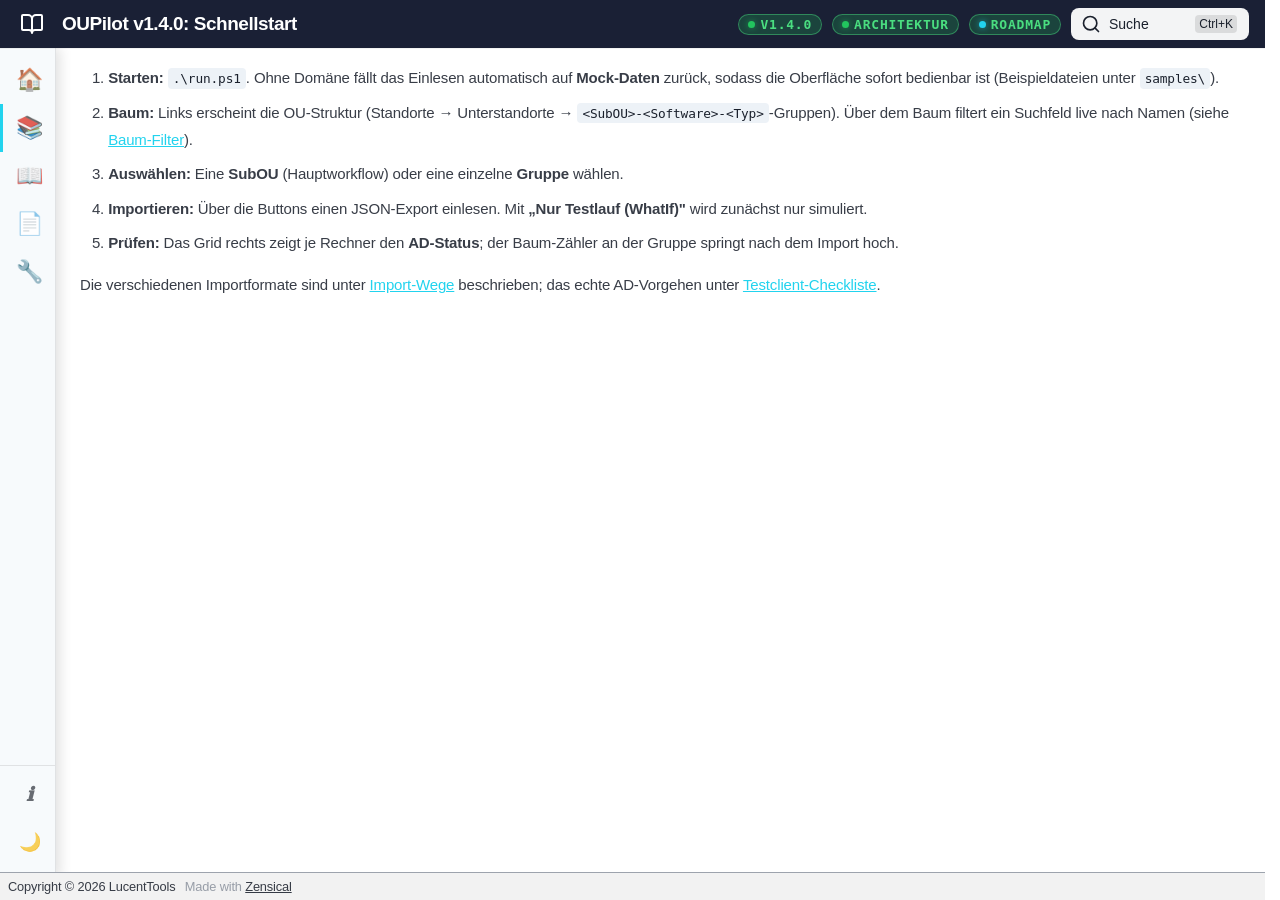
<file: grundlagen/schnellstart/index.html>
<!doctype html>
<html lang="de" class="no-js">
  <head>
    
      <meta charset="utf-8">
      <meta name="viewport" content="width=device-width,initial-scale=1">
      
        <meta name="description" content="Rechner zu AD-Software-Gruppen hinzufügen (MECM-Deployment) · WPF/PowerShell · v1.4.0">
      
      
        <meta name="author" content="LucentTools">
      
      
      
        <link rel="prev" href="../installation/">
      
      
        <link rel="next" href="../../referenz/ad-auslesen/">
      
      
        
      
      
      <link rel="icon" href="../../assets/images/favicon.png">
      <meta name="generator" content="zensical-0.0.47">
    
    
      
        <title>Schnellstart - OUPilot</title>
      
    
    
      
        
      
      <link rel="stylesheet" href="../../assets/stylesheets/modern/main.5e19f6ca.min.css">
      
        
          
        
        <link rel="stylesheet" href="../../assets/stylesheets/modern/palette.dfe2e883.min.css">
      
      


    
    
      
    
    
      
    
    
      <link rel="stylesheet" href="../../stylesheets/extra.css">
    
    <script>__md_scope=new URL("../..",location),__md_scope.pathname.endsWith("/")||(__md_scope=new URL(__md_scope.pathname+"/",location)),__md_hash=e=>[...e].reduce(((e,t)=>(e<<5)-e+t.charCodeAt(0)),0),__md_get=(e,t=localStorage,_=__md_scope)=>JSON.parse(t.getItem(_.pathname+"."+e)),__md_set=(e,t,_=localStorage,a=__md_scope)=>{try{_.setItem(a.pathname+"."+e,JSON.stringify(t))}catch(e){}},document.documentElement.setAttribute("data-platform",navigator.platform)</script>
    
      

    
    
  </head>
  
  
    
    
      
    
    
    
    
    <body dir="ltr" data-md-color-scheme="default" data-md-color-primary="custom" data-md-color-accent="custom">
  
    
    <input class="md-toggle" data-md-toggle="drawer" type="checkbox" id="__drawer" autocomplete="off">
    <input class="md-toggle" data-md-toggle="search" type="checkbox" id="__search" autocomplete="off">
    <label class="md-overlay" for="__drawer" aria-label="Navigation"></label>
    <div data-md-component="skip">
      
        
        <a href="#schnellstart" class="md-skip">
          Zum Inhalt
        </a>
      
    </div>
    <div data-md-component="announce">
      
    </div>
    
    
      

  

<header class="md-header md-header--shadow" data-md-component="header">
  <nav class="md-header__inner md-grid" aria-label="Kopfzeile">
    <a href="../.." title="OUPilot" class="md-header__button md-logo" aria-label="OUPilot" data-md-component="logo">
      
  
  <svg xmlns="http://www.w3.org/2000/svg" fill="none" stroke="currentColor" stroke-linecap="round" stroke-linejoin="round" stroke-width="2" class="lucide lucide-book-open" viewBox="0 0 24 24"><path d="M12 7v14M3 18a1 1 0 0 1-1-1V4a1 1 0 0 1 1-1h5a4 4 0 0 1 4 4 4 4 0 0 1 4-4h5a1 1 0 0 1 1 1v13a1 1 0 0 1-1 1h-6a3 3 0 0 0-3 3 3 3 0 0 0-3-3z"/></svg>

    </a>
    <label class="md-header__button md-icon" for="__drawer" aria-label="Navigation">
      
      <svg xmlns="http://www.w3.org/2000/svg" fill="none" stroke="currentColor" stroke-linecap="round" stroke-linejoin="round" stroke-width="2" class="lucide lucide-menu" viewBox="0 0 24 24"><path d="M4 5h16M4 12h16M4 19h16"/></svg>
    </label>
    <div class="md-header__title" data-md-component="header-title">
      <div class="md-header__ellipsis">
        <div class="md-header__topic">
          <span class="md-ellipsis">
            OUPilot
          </span>
        </div>
        <div class="md-header__topic" data-md-component="header-topic">
          <span class="md-ellipsis">
            
              Schnellstart
            
          </span>
        </div>
      </div>
    </div>
    
      
        <form class="md-header__option" data-md-component="palette">
  
    
    
    
    <input class="md-option" data-md-color-media="(prefers-color-scheme: light)" data-md-color-scheme="default" data-md-color-primary="custom" data-md-color-accent="custom"  aria-label="Dunkelmodus aktivieren"  type="radio" name="__palette" id="__palette_0">
    
      <label class="md-header__button md-icon" title="Dunkelmodus aktivieren" for="__palette_1" hidden>
        <svg xmlns="http://www.w3.org/2000/svg" viewBox="0 0 24 24"><path d="m17.75 4.09-2.53 1.94.91 3.06-2.63-1.81-2.63 1.81.91-3.06-2.53-1.94L12.44 4l1.06-3 1.06 3zm3.5 6.91-1.64 1.25.59 1.98-1.7-1.17-1.7 1.17.59-1.98L15.75 11l2.06-.05L18.5 9l.69 1.95zm-2.28 4.95c.83-.08 1.72 1.1 1.19 1.85-.32.45-.66.87-1.08 1.27C15.17 23 8.84 23 4.94 19.07c-3.91-3.9-3.91-10.24 0-14.14.4-.4.82-.76 1.27-1.08.75-.53 1.93.36 1.85 1.19-.27 2.86.69 5.83 2.89 8.02a9.96 9.96 0 0 0 8.02 2.89m-1.64 2.02a12.08 12.08 0 0 1-7.8-3.47c-2.17-2.19-3.33-5-3.49-7.82-2.81 3.14-2.7 7.96.31 10.98 3.02 3.01 7.84 3.12 10.98.31"/></svg>
      </label>
    
  
    
    
    
    <input class="md-option" data-md-color-media="(prefers-color-scheme: dark)" data-md-color-scheme="slate" data-md-color-primary="custom" data-md-color-accent="custom"  aria-label="Hellmodus aktivieren"  type="radio" name="__palette" id="__palette_1">
    
      <label class="md-header__button md-icon" title="Hellmodus aktivieren" for="__palette_0" hidden>
        <svg xmlns="http://www.w3.org/2000/svg" viewBox="0 0 24 24"><path d="M12 7a5 5 0 0 1 5 5 5 5 0 0 1-5 5 5 5 0 0 1-5-5 5 5 0 0 1 5-5m0 2a3 3 0 0 0-3 3 3 3 0 0 0 3 3 3 3 0 0 0 3-3 3 3 0 0 0-3-3m0-7 2.39 3.42C13.65 5.15 12.84 5 12 5s-1.65.15-2.39.42zM3.34 7l4.16-.35A7.2 7.2 0 0 0 5.94 8.5c-.44.74-.69 1.5-.83 2.29zm.02 10 1.76-3.77a7.131 7.131 0 0 0 2.38 4.14zM20.65 7l-1.77 3.79a7.02 7.02 0 0 0-2.38-4.15zm-.01 10-4.14.36c.59-.51 1.12-1.14 1.54-1.86.42-.73.69-1.5.83-2.29zM12 22l-2.41-3.44c.74.27 1.55.44 2.41.44.82 0 1.63-.17 2.37-.44z"/></svg>
      </label>
    
  
</form>
      
    
    
      <script>var palette=__md_get("__palette");if(palette&&palette.color){if("(prefers-color-scheme)"===palette.color.media){var media=matchMedia("(prefers-color-scheme: light)"),input=document.querySelector(media.matches?"[data-md-color-media='(prefers-color-scheme: light)']":"[data-md-color-media='(prefers-color-scheme: dark)']");palette.color.media=input.getAttribute("data-md-color-media"),palette.color.scheme=input.getAttribute("data-md-color-scheme"),palette.color.primary=input.getAttribute("data-md-color-primary"),palette.color.accent=input.getAttribute("data-md-color-accent")}for(var[key,value]of Object.entries(palette.color))document.body.setAttribute("data-md-color-"+key,value)}</script>
    
    
    
      
      
        <label class="md-header__button md-icon" for="__search" aria-label="Suche">
          
          <svg xmlns="http://www.w3.org/2000/svg" fill="none" stroke="currentColor" stroke-linecap="round" stroke-linejoin="round" stroke-width="2" class="lucide lucide-search" viewBox="0 0 24 24"><path d="m21 21-4.34-4.34"/><circle cx="11" cy="11" r="8"/></svg>
        </label>
        <div class="md-search" data-md-component="search" role="dialog" aria-label="Suche">
  <button type="button" class="md-search__button">
    Suche
  </button>
</div>
      
    
    <div class="md-header__source">
      
    </div>
  </nav>
  
</header>
    
    <div class="md-container" data-md-component="container">
      
      
        
          
        
      
      <main class="md-main" data-md-component="main">
        <div class="md-main__inner md-grid">
          
            
              
              <div class="md-sidebar md-sidebar--primary" data-md-component="sidebar" data-md-type="navigation" >
                <div class="md-sidebar__scrollwrap">
                  <div class="md-sidebar__inner">
                    



<nav class="md-nav md-nav--primary" aria-label="Navigation" data-md-level="0">
  <label class="md-nav__title" for="__drawer">
    <a href="../.." title="OUPilot" class="md-nav__button md-logo" aria-label="OUPilot" data-md-component="logo">
      
  
  <svg xmlns="http://www.w3.org/2000/svg" fill="none" stroke="currentColor" stroke-linecap="round" stroke-linejoin="round" stroke-width="2" class="lucide lucide-book-open" viewBox="0 0 24 24"><path d="M12 7v14M3 18a1 1 0 0 1-1-1V4a1 1 0 0 1 1-1h5a4 4 0 0 1 4 4 4 4 0 0 1 4-4h5a1 1 0 0 1 1 1v13a1 1 0 0 1-1 1h-6a3 3 0 0 0-3 3 3 3 0 0 0-3-3z"/></svg>

    </a>
    OUPilot
  </label>
  
  <ul class="md-nav__list" data-md-scrollfix>
    
      
      
  
  
  
  
    <li class="md-nav__item">
      <a href="../.." class="md-nav__link">
        
  
  
  <span class="md-ellipsis">
    
  
  Überblick

    
  </span>
  
  

      </a>
    </li>
  

    
      
      
  
  
    
  
  
  
    
    
    
    
      
        
        
      
    
    
    <li class="md-nav__item md-nav__item--active md-nav__item--section md-nav__item--nested">
      
        
        
        <input class="md-nav__toggle md-toggle " type="checkbox" id="__nav_2" checked>
        
          
          <label class="md-nav__link" for="__nav_2" id="__nav_2_label" tabindex="">
            
  
  
  <span class="md-ellipsis">
    
  
  Grundlagen

    
  </span>
  
  

            <span class="md-nav__icon md-icon"></span>
          </label>
        
        <nav class="md-nav" data-md-level="1" aria-labelledby="__nav_2_label" aria-expanded="true">
          <label class="md-nav__title" for="__nav_2">
            <span class="md-nav__icon md-icon"></span>
            
  
  Grundlagen

          </label>
          <ul class="md-nav__list" data-md-scrollfix>
            
              
                
  
  
  
  
    <li class="md-nav__item">
      <a href="../installation/" class="md-nav__link">
        
  
  
  <span class="md-ellipsis">
    
  
  Installation

    
  </span>
  
  

      </a>
    </li>
  

              
            
              
                
  
  
    
  
  
  
    <li class="md-nav__item md-nav__item--active">
      
      
      
      
        
      
      
      <a href="././" class="md-nav__link md-nav__link--active">
        
  
  
  <span class="md-ellipsis">
    
  
  Schnellstart

    
  </span>
  
  

      </a>
      
    </li>
  

              
            
          </ul>
        </nav>
      
    </li>
  

    
      
      
  
  
  
  
    
    
    
    
      
        
        
      
    
    
    <li class="md-nav__item md-nav__item--section md-nav__item--nested">
      
        
        
        <input class="md-nav__toggle md-toggle " type="checkbox" id="__nav_3" >
        
          
          <label class="md-nav__link" for="__nav_3" id="__nav_3_label" tabindex="">
            
  
  
  <span class="md-ellipsis">
    
  
  Referenz

    
  </span>
  
  

            <span class="md-nav__icon md-icon"></span>
          </label>
        
        <nav class="md-nav" data-md-level="1" aria-labelledby="__nav_3_label" aria-expanded="false">
          <label class="md-nav__title" for="__nav_3">
            <span class="md-nav__icon md-icon"></span>
            
  
  Referenz

          </label>
          <ul class="md-nav__list" data-md-scrollfix>
            
              
                
  
  
  
  
    <li class="md-nav__item">
      <a href="../../referenz/ad-auslesen/" class="md-nav__link">
        
  
  
  <span class="md-ellipsis">
    
  
  AD-Auslesen

    
  </span>
  
  

      </a>
    </li>
  

              
            
              
                
  
  
  
  
    <li class="md-nav__item">
      <a href="../../referenz/ad-schreiben/" class="md-nav__link">
        
  
  
  <span class="md-ellipsis">
    
  
  AD-Schreiben

    
  </span>
  
  

      </a>
    </li>
  

              
            
              
                
  
  
  
  
    <li class="md-nav__item">
      <a href="../../referenz/import-wege/" class="md-nav__link">
        
  
  
  <span class="md-ellipsis">
    
  
  Import-Wege

    
  </span>
  
  

      </a>
    </li>
  

              
            
              
                
  
  
  
  
    <li class="md-nav__item">
      <a href="../../referenz/mitglieder-entfernen/" class="md-nav__link">
        
  
  
  <span class="md-ellipsis">
    
  
  Mitglieder entfernen

    
  </span>
  
  

      </a>
    </li>
  

              
            
              
                
  
  
  
  
    <li class="md-nav__item">
      <a href="../../referenz/baum-filter/" class="md-nav__link">
        
  
  
  <span class="md-ellipsis">
    
  
  Baum-Filter

    
  </span>
  
  

      </a>
    </li>
  

              
            
              
                
  
  
  
  
    <li class="md-nav__item">
      <a href="../../referenz/theme/" class="md-nav__link">
        
  
  
  <span class="md-ellipsis">
    
  
  Darstellung (Theme)

    
  </span>
  
  

      </a>
    </li>
  

              
            
              
                
  
  
  
  
    <li class="md-nav__item">
      <a href="../../referenz/feld-map/" class="md-nav__link">
        
  
  
  <span class="md-ellipsis">
    
  
  Feld-Map

    
  </span>
  
  

      </a>
    </li>
  

              
            
          </ul>
        </nav>
      
    </li>
  

    
      
      
  
  
  
  
    
    
    
    
      
        
        
      
    
    
    <li class="md-nav__item md-nav__item--section md-nav__item--nested">
      
        
        
        <input class="md-nav__toggle md-toggle " type="checkbox" id="__nav_4" >
        
          
          <label class="md-nav__link" for="__nav_4" id="__nav_4_label" tabindex="">
            
  
  
  <span class="md-ellipsis">
    
  
  Betrieb

    
  </span>
  
  

            <span class="md-nav__icon md-icon"></span>
          </label>
        
        <nav class="md-nav" data-md-level="1" aria-labelledby="__nav_4_label" aria-expanded="false">
          <label class="md-nav__title" for="__nav_4">
            <span class="md-nav__icon md-icon"></span>
            
  
  Betrieb

          </label>
          <ul class="md-nav__list" data-md-scrollfix>
            
              
                
  
  
  
  
    <li class="md-nav__item">
      <a href="../../betrieb/testclient/" class="md-nav__link">
        
  
  
  <span class="md-ellipsis">
    
  
  Testclient-Checkliste

    
  </span>
  
  

      </a>
    </li>
  

              
            
          </ul>
        </nav>
      
    </li>
  

    
      
      
  
  
  
  
    
    
    
    
      
        
        
      
    
    
    <li class="md-nav__item md-nav__item--section md-nav__item--nested">
      
        
        
        <input class="md-nav__toggle md-toggle " type="checkbox" id="__nav_5" >
        
          
          <label class="md-nav__link" for="__nav_5" id="__nav_5_label" tabindex="">
            
  
  
  <span class="md-ellipsis">
    
  
  Entwicklung

    
  </span>
  
  

            <span class="md-nav__icon md-icon"></span>
          </label>
        
        <nav class="md-nav" data-md-level="1" aria-labelledby="__nav_5_label" aria-expanded="false">
          <label class="md-nav__title" for="__nav_5">
            <span class="md-nav__icon md-icon"></span>
            
  
  Entwicklung

          </label>
          <ul class="md-nav__list" data-md-scrollfix>
            
              
                
  
  
  
  
    <li class="md-nav__item">
      <a href="../../entwicklung/projektstruktur/" class="md-nav__link">
        
  
  
  <span class="md-ellipsis">
    
  
  Projektstruktur

    
  </span>
  
  

      </a>
    </li>
  

              
            
              
                
  
  
  
  
    <li class="md-nav__item">
      <a href="../../entwicklung/changelog/" class="md-nav__link">
        
  
  
  <span class="md-ellipsis">
    
  
  Changelog

    
  </span>
  
  

      </a>
    </li>
  

              
            
          </ul>
        </nav>
      
    </li>
  

    
  </ul>
</nav>
                  </div>
                </div>
              </div>
            
            
              
              <div class="md-sidebar md-sidebar--secondary" data-md-component="sidebar" data-md-type="toc" >
                <div class="md-sidebar__scrollwrap">
                  
                    
                    
                    
                      
                    
                    
                  
                  <div class="md-sidebar__inner">
                    


<nav class="md-nav md-nav--secondary" aria-label="Inhaltsverzeichnis">
  
  
  
    
  
  
</nav>
                  </div>
                </div>
              </div>
            
          
          
            <div class="md-content" data-md-component="content">
              
              <article class="md-content__inner md-typeset">
                
                  

<h1 id="schnellstart">Schnellstart<a class="headerlink" href="#schnellstart" title="Permanent link">&para;</a></h1>
<ol>
<li><strong>Starten:</strong> <code>.\run.ps1</code>. Ohne Domäne fällt das Einlesen automatisch auf
   <strong>Mock-Daten</strong> zurück, sodass die Oberfläche sofort bedienbar ist
   (Beispieldateien unter <code>samples\</code>).</li>
<li><strong>Baum:</strong> Links erscheint die OU-Struktur (Standorte → Unterstandorte →
   <code>&lt;SubOU&gt;-&lt;Software&gt;-&lt;Typ&gt;</code>-Gruppen). Über dem Baum filtert ein Suchfeld live
   nach Namen (siehe <a href="../../referenz/baum-filter/">Baum-Filter</a>).</li>
<li><strong>Auswählen:</strong> Eine <strong>SubOU</strong> (Hauptworkflow) oder eine einzelne <strong>Gruppe</strong>
   wählen.</li>
<li><strong>Importieren:</strong> Über die Buttons einen JSON-Export einlesen. Mit
   <strong>„Nur Testlauf (WhatIf)"</strong> wird zunächst nur simuliert.</li>
<li><strong>Prüfen:</strong> Das Grid rechts zeigt je Rechner den <strong>AD-Status</strong>; der Baum-Zähler
   an der Gruppe springt nach dem Import hoch.</li>
</ol>
<p>Die verschiedenen Importformate sind unter <a href="../../referenz/import-wege/">Import-Wege</a>
beschrieben; das echte AD-Vorgehen unter
<a href="../../betrieb/testclient/">Testclient-Checkliste</a>.</p>














                
              </article>
            </div>
          
          
<script>var target=document.getElementById(location.hash.slice(1));target&&target.name&&(target.checked=target.name.startsWith("__tabbed_"))</script>
        </div>
        
          <button type="button" class="md-top md-icon" data-md-component="top" hidden>
  
  <svg xmlns="http://www.w3.org/2000/svg" fill="none" stroke="currentColor" stroke-linecap="round" stroke-linejoin="round" stroke-width="2" class="lucide lucide-circle-arrow-up" viewBox="0 0 24 24"><circle cx="12" cy="12" r="10"/><path d="m16 12-4-4-4 4M12 16V8"/></svg>
  Zurück zum Seitenanfang
</button>
        
      </main>
      
        <footer class="md-footer">
  
  <div class="md-footer-meta md-typeset">
    <div class="md-footer-meta__inner md-grid">
      <div class="md-copyright">
  
    <div class="md-copyright__highlight">
      Copyright &copy; 2026 LucentTools
    </div>
  
  
    Made with
    <a href="https://zensical.org/" target="_blank" rel="noopener">
      Zensical
    </a>
  
</div>
      
    </div>
  </div>
</footer>
      
    </div>
    <div class="md-dialog" data-md-component="dialog">
      <div class="md-dialog__inner md-typeset"></div>
    </div>
    
    
    
      
      
      <script id="__config" type="application/json">{"annotate":null,"base":"../..","features":["navigation.sections","navigation.top","search.highlight","content.code.copy"],"search":"../../assets/javascripts/workers/search.b6b7e04f.min.js","tags":null,"translations":{"clipboard.copied":"In Zwischenablage kopiert","clipboard.copy":"In Zwischenablage kopieren","search.result.more.one":"1 weiteres Suchergebnis auf dieser Seite","search.result.more.other":"# weitere Suchergebnisse auf dieser Seite","search.result.none":"Keine Suchergebnisse","search.result.one":"1 Suchergebnis","search.result.other":"# Suchergebnisse","search.result.placeholder":"Suchbegriff eingeben","search.result.term.missing":"Es fehlt","select.version":"Version auswählen"},"version":null}</script>
    
    
      <script src="../../assets/javascripts/bundle.0df4f2d0.min.js"></script>
      
        <script src="../../javascripts/mermaid.min.js" defer></script>
      
        <script src="../../javascripts/mermaid-init.js"></script>
      
        <script src="../../javascripts/palette-init.js"></script>
      
        <script src="../../javascripts/activity-heatmap.js"></script>
      
        <script src="../../javascripts/icon-rail.js"></script>
      
        <script src="../../javascripts/hub-stop.js"></script>
      
        <script src="../../javascripts/lightbox.js"></script>
      
    
  </body>
</html>
</file>
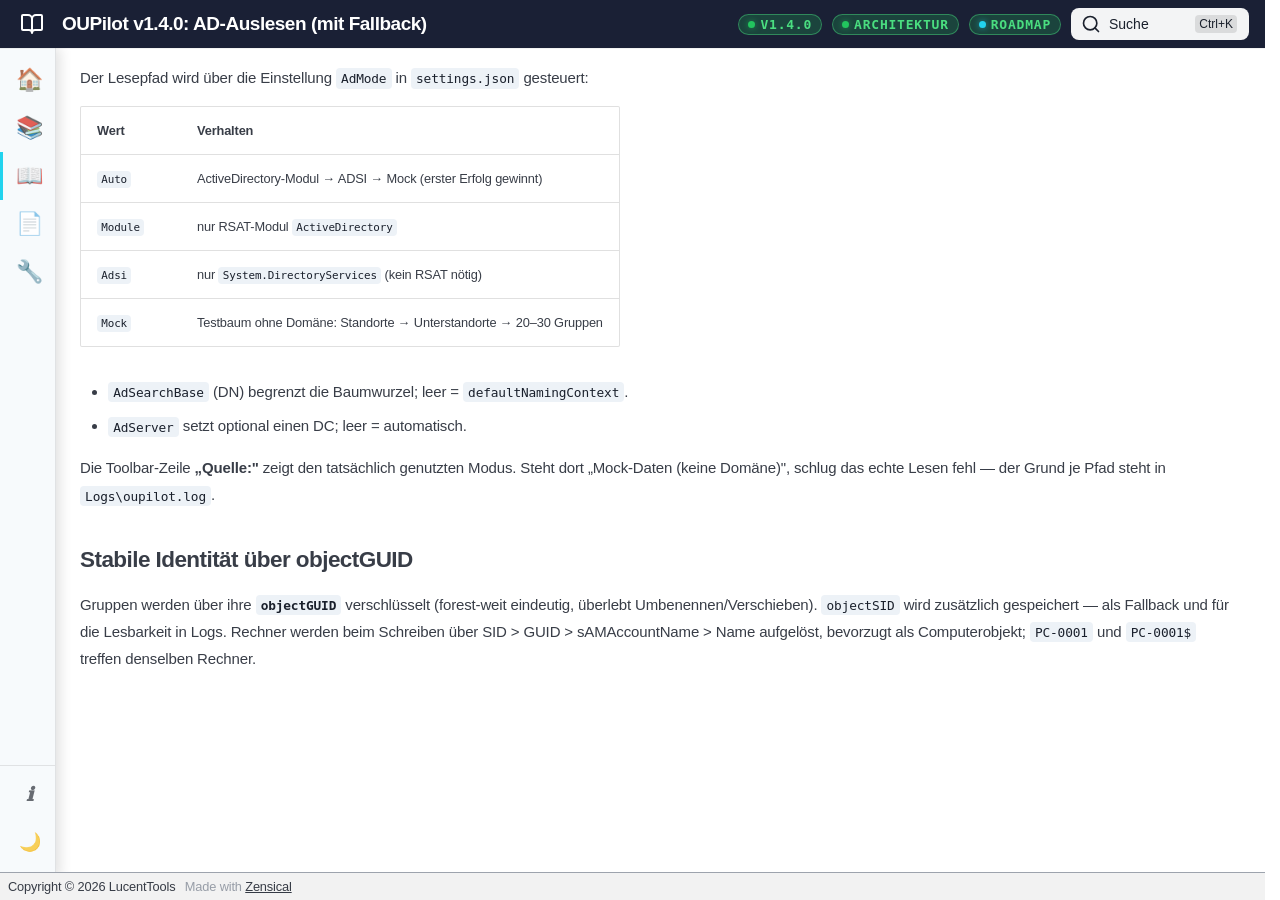
<file: referenz/ad-auslesen/index.html>
<!doctype html>
<html lang="de" class="no-js">
  <head>
    
      <meta charset="utf-8">
      <meta name="viewport" content="width=device-width,initial-scale=1">
      
        <meta name="description" content="Rechner zu AD-Software-Gruppen hinzufügen (MECM-Deployment) · WPF/PowerShell · v1.4.0">
      
      
        <meta name="author" content="LucentTools">
      
      
      
        <link rel="prev" href="../../grundlagen/schnellstart/">
      
      
        <link rel="next" href="../ad-schreiben/">
      
      
        
      
      
      <link rel="icon" href="../../assets/images/favicon.png">
      <meta name="generator" content="zensical-0.0.47">
    
    
      
        <title>AD-Auslesen (mit Fallback) - OUPilot</title>
      
    
    
      
        
      
      <link rel="stylesheet" href="../../assets/stylesheets/modern/main.5e19f6ca.min.css">
      
        
          
        
        <link rel="stylesheet" href="../../assets/stylesheets/modern/palette.dfe2e883.min.css">
      
      


    
    
      
    
    
      
    
    
      <link rel="stylesheet" href="../../stylesheets/extra.css">
    
    <script>__md_scope=new URL("../..",location),__md_scope.pathname.endsWith("/")||(__md_scope=new URL(__md_scope.pathname+"/",location)),__md_hash=e=>[...e].reduce(((e,t)=>(e<<5)-e+t.charCodeAt(0)),0),__md_get=(e,t=localStorage,_=__md_scope)=>JSON.parse(t.getItem(_.pathname+"."+e)),__md_set=(e,t,_=localStorage,a=__md_scope)=>{try{_.setItem(a.pathname+"."+e,JSON.stringify(t))}catch(e){}},document.documentElement.setAttribute("data-platform",navigator.platform)</script>
    
      

    
    
  </head>
  
  
    
    
      
    
    
    
    
    <body dir="ltr" data-md-color-scheme="default" data-md-color-primary="custom" data-md-color-accent="custom">
  
    
    <input class="md-toggle" data-md-toggle="drawer" type="checkbox" id="__drawer" autocomplete="off">
    <input class="md-toggle" data-md-toggle="search" type="checkbox" id="__search" autocomplete="off">
    <label class="md-overlay" for="__drawer" aria-label="Navigation"></label>
    <div data-md-component="skip">
      
        
        <a href="#ad-auslesen-mit-fallback" class="md-skip">
          Zum Inhalt
        </a>
      
    </div>
    <div data-md-component="announce">
      
    </div>
    
    
      

  

<header class="md-header md-header--shadow" data-md-component="header">
  <nav class="md-header__inner md-grid" aria-label="Kopfzeile">
    <a href="../.." title="OUPilot" class="md-header__button md-logo" aria-label="OUPilot" data-md-component="logo">
      
  
  <svg xmlns="http://www.w3.org/2000/svg" fill="none" stroke="currentColor" stroke-linecap="round" stroke-linejoin="round" stroke-width="2" class="lucide lucide-book-open" viewBox="0 0 24 24"><path d="M12 7v14M3 18a1 1 0 0 1-1-1V4a1 1 0 0 1 1-1h5a4 4 0 0 1 4 4 4 4 0 0 1 4-4h5a1 1 0 0 1 1 1v13a1 1 0 0 1-1 1h-6a3 3 0 0 0-3 3 3 3 0 0 0-3-3z"/></svg>

    </a>
    <label class="md-header__button md-icon" for="__drawer" aria-label="Navigation">
      
      <svg xmlns="http://www.w3.org/2000/svg" fill="none" stroke="currentColor" stroke-linecap="round" stroke-linejoin="round" stroke-width="2" class="lucide lucide-menu" viewBox="0 0 24 24"><path d="M4 5h16M4 12h16M4 19h16"/></svg>
    </label>
    <div class="md-header__title" data-md-component="header-title">
      <div class="md-header__ellipsis">
        <div class="md-header__topic">
          <span class="md-ellipsis">
            OUPilot
          </span>
        </div>
        <div class="md-header__topic" data-md-component="header-topic">
          <span class="md-ellipsis">
            
              AD-Auslesen (mit Fallback)
            
          </span>
        </div>
      </div>
    </div>
    
      
        <form class="md-header__option" data-md-component="palette">
  
    
    
    
    <input class="md-option" data-md-color-media="(prefers-color-scheme: light)" data-md-color-scheme="default" data-md-color-primary="custom" data-md-color-accent="custom"  aria-label="Dunkelmodus aktivieren"  type="radio" name="__palette" id="__palette_0">
    
      <label class="md-header__button md-icon" title="Dunkelmodus aktivieren" for="__palette_1" hidden>
        <svg xmlns="http://www.w3.org/2000/svg" viewBox="0 0 24 24"><path d="m17.75 4.09-2.53 1.94.91 3.06-2.63-1.81-2.63 1.81.91-3.06-2.53-1.94L12.44 4l1.06-3 1.06 3zm3.5 6.91-1.64 1.25.59 1.98-1.7-1.17-1.7 1.17.59-1.98L15.75 11l2.06-.05L18.5 9l.69 1.95zm-2.28 4.95c.83-.08 1.72 1.1 1.19 1.85-.32.45-.66.87-1.08 1.27C15.17 23 8.84 23 4.94 19.07c-3.91-3.9-3.91-10.24 0-14.14.4-.4.82-.76 1.27-1.08.75-.53 1.93.36 1.85 1.19-.27 2.86.69 5.83 2.89 8.02a9.96 9.96 0 0 0 8.02 2.89m-1.64 2.02a12.08 12.08 0 0 1-7.8-3.47c-2.17-2.19-3.33-5-3.49-7.82-2.81 3.14-2.7 7.96.31 10.98 3.02 3.01 7.84 3.12 10.98.31"/></svg>
      </label>
    
  
    
    
    
    <input class="md-option" data-md-color-media="(prefers-color-scheme: dark)" data-md-color-scheme="slate" data-md-color-primary="custom" data-md-color-accent="custom"  aria-label="Hellmodus aktivieren"  type="radio" name="__palette" id="__palette_1">
    
      <label class="md-header__button md-icon" title="Hellmodus aktivieren" for="__palette_0" hidden>
        <svg xmlns="http://www.w3.org/2000/svg" viewBox="0 0 24 24"><path d="M12 7a5 5 0 0 1 5 5 5 5 0 0 1-5 5 5 5 0 0 1-5-5 5 5 0 0 1 5-5m0 2a3 3 0 0 0-3 3 3 3 0 0 0 3 3 3 3 0 0 0 3-3 3 3 0 0 0-3-3m0-7 2.39 3.42C13.65 5.15 12.84 5 12 5s-1.65.15-2.39.42zM3.34 7l4.16-.35A7.2 7.2 0 0 0 5.94 8.5c-.44.74-.69 1.5-.83 2.29zm.02 10 1.76-3.77a7.131 7.131 0 0 0 2.38 4.14zM20.65 7l-1.77 3.79a7.02 7.02 0 0 0-2.38-4.15zm-.01 10-4.14.36c.59-.51 1.12-1.14 1.54-1.86.42-.73.69-1.5.83-2.29zM12 22l-2.41-3.44c.74.27 1.55.44 2.41.44.82 0 1.63-.17 2.37-.44z"/></svg>
      </label>
    
  
</form>
      
    
    
      <script>var palette=__md_get("__palette");if(palette&&palette.color){if("(prefers-color-scheme)"===palette.color.media){var media=matchMedia("(prefers-color-scheme: light)"),input=document.querySelector(media.matches?"[data-md-color-media='(prefers-color-scheme: light)']":"[data-md-color-media='(prefers-color-scheme: dark)']");palette.color.media=input.getAttribute("data-md-color-media"),palette.color.scheme=input.getAttribute("data-md-color-scheme"),palette.color.primary=input.getAttribute("data-md-color-primary"),palette.color.accent=input.getAttribute("data-md-color-accent")}for(var[key,value]of Object.entries(palette.color))document.body.setAttribute("data-md-color-"+key,value)}</script>
    
    
    
      
      
        <label class="md-header__button md-icon" for="__search" aria-label="Suche">
          
          <svg xmlns="http://www.w3.org/2000/svg" fill="none" stroke="currentColor" stroke-linecap="round" stroke-linejoin="round" stroke-width="2" class="lucide lucide-search" viewBox="0 0 24 24"><path d="m21 21-4.34-4.34"/><circle cx="11" cy="11" r="8"/></svg>
        </label>
        <div class="md-search" data-md-component="search" role="dialog" aria-label="Suche">
  <button type="button" class="md-search__button">
    Suche
  </button>
</div>
      
    
    <div class="md-header__source">
      
    </div>
  </nav>
  
</header>
    
    <div class="md-container" data-md-component="container">
      
      
        
          
        
      
      <main class="md-main" data-md-component="main">
        <div class="md-main__inner md-grid">
          
            
              
              <div class="md-sidebar md-sidebar--primary" data-md-component="sidebar" data-md-type="navigation" >
                <div class="md-sidebar__scrollwrap">
                  <div class="md-sidebar__inner">
                    



<nav class="md-nav md-nav--primary" aria-label="Navigation" data-md-level="0">
  <label class="md-nav__title" for="__drawer">
    <a href="../.." title="OUPilot" class="md-nav__button md-logo" aria-label="OUPilot" data-md-component="logo">
      
  
  <svg xmlns="http://www.w3.org/2000/svg" fill="none" stroke="currentColor" stroke-linecap="round" stroke-linejoin="round" stroke-width="2" class="lucide lucide-book-open" viewBox="0 0 24 24"><path d="M12 7v14M3 18a1 1 0 0 1-1-1V4a1 1 0 0 1 1-1h5a4 4 0 0 1 4 4 4 4 0 0 1 4-4h5a1 1 0 0 1 1 1v13a1 1 0 0 1-1 1h-6a3 3 0 0 0-3 3 3 3 0 0 0-3-3z"/></svg>

    </a>
    OUPilot
  </label>
  
  <ul class="md-nav__list" data-md-scrollfix>
    
      
      
  
  
  
  
    <li class="md-nav__item">
      <a href="../.." class="md-nav__link">
        
  
  
  <span class="md-ellipsis">
    
  
  Überblick

    
  </span>
  
  

      </a>
    </li>
  

    
      
      
  
  
  
  
    
    
    
    
      
        
        
      
    
    
    <li class="md-nav__item md-nav__item--section md-nav__item--nested">
      
        
        
        <input class="md-nav__toggle md-toggle " type="checkbox" id="__nav_2" >
        
          
          <label class="md-nav__link" for="__nav_2" id="__nav_2_label" tabindex="">
            
  
  
  <span class="md-ellipsis">
    
  
  Grundlagen

    
  </span>
  
  

            <span class="md-nav__icon md-icon"></span>
          </label>
        
        <nav class="md-nav" data-md-level="1" aria-labelledby="__nav_2_label" aria-expanded="false">
          <label class="md-nav__title" for="__nav_2">
            <span class="md-nav__icon md-icon"></span>
            
  
  Grundlagen

          </label>
          <ul class="md-nav__list" data-md-scrollfix>
            
              
                
  
  
  
  
    <li class="md-nav__item">
      <a href="../../grundlagen/installation/" class="md-nav__link">
        
  
  
  <span class="md-ellipsis">
    
  
  Installation

    
  </span>
  
  

      </a>
    </li>
  

              
            
              
                
  
  
  
  
    <li class="md-nav__item">
      <a href="../../grundlagen/schnellstart/" class="md-nav__link">
        
  
  
  <span class="md-ellipsis">
    
  
  Schnellstart

    
  </span>
  
  

      </a>
    </li>
  

              
            
          </ul>
        </nav>
      
    </li>
  

    
      
      
  
  
    
  
  
  
    
    
    
    
      
        
        
      
    
    
    <li class="md-nav__item md-nav__item--active md-nav__item--section md-nav__item--nested">
      
        
        
        <input class="md-nav__toggle md-toggle " type="checkbox" id="__nav_3" checked>
        
          
          <label class="md-nav__link" for="__nav_3" id="__nav_3_label" tabindex="">
            
  
  
  <span class="md-ellipsis">
    
  
  Referenz

    
  </span>
  
  

            <span class="md-nav__icon md-icon"></span>
          </label>
        
        <nav class="md-nav" data-md-level="1" aria-labelledby="__nav_3_label" aria-expanded="true">
          <label class="md-nav__title" for="__nav_3">
            <span class="md-nav__icon md-icon"></span>
            
  
  Referenz

          </label>
          <ul class="md-nav__list" data-md-scrollfix>
            
              
                
  
  
    
  
  
  
    <li class="md-nav__item md-nav__item--active">
      
      
      
      
        
      
      
        <label class="md-nav__link md-nav__link--active" for="__toc">
          
  
  
  <span class="md-ellipsis">
    
  
  AD-Auslesen

    
  </span>
  
  

          <span class="md-nav__icon md-icon"></span>
        </label>
      
      <a href="././" class="md-nav__link md-nav__link--active">
        
  
  
  <span class="md-ellipsis">
    
  
  AD-Auslesen

    
  </span>
  
  

      </a>
      
        


<nav class="md-nav md-nav--secondary" aria-label="Inhaltsverzeichnis">
  
  
  
    
  
  
    <label class="md-nav__title" for="__toc">
      <span class="md-nav__icon md-icon"></span>
      Inhaltsverzeichnis
    </label>
    <ul class="md-nav__list" data-md-component="toc" data-md-scrollfix>
      
        <li class="md-nav__item">
  <a href="#stabile-identitat-uber-objectguid" class="md-nav__link">
    <span class="md-ellipsis">
      <span class="md-typeset">
        Stabile Identität über objectGUID
      </span>
    </span>
  </a>
  
</li>
      
    </ul>
  
</nav>
      
    </li>
  

              
            
              
                
  
  
  
  
    <li class="md-nav__item">
      <a href="../ad-schreiben/" class="md-nav__link">
        
  
  
  <span class="md-ellipsis">
    
  
  AD-Schreiben

    
  </span>
  
  

      </a>
    </li>
  

              
            
              
                
  
  
  
  
    <li class="md-nav__item">
      <a href="../import-wege/" class="md-nav__link">
        
  
  
  <span class="md-ellipsis">
    
  
  Import-Wege

    
  </span>
  
  

      </a>
    </li>
  

              
            
              
                
  
  
  
  
    <li class="md-nav__item">
      <a href="../mitglieder-entfernen/" class="md-nav__link">
        
  
  
  <span class="md-ellipsis">
    
  
  Mitglieder entfernen

    
  </span>
  
  

      </a>
    </li>
  

              
            
              
                
  
  
  
  
    <li class="md-nav__item">
      <a href="../baum-filter/" class="md-nav__link">
        
  
  
  <span class="md-ellipsis">
    
  
  Baum-Filter

    
  </span>
  
  

      </a>
    </li>
  

              
            
              
                
  
  
  
  
    <li class="md-nav__item">
      <a href="../theme/" class="md-nav__link">
        
  
  
  <span class="md-ellipsis">
    
  
  Darstellung (Theme)

    
  </span>
  
  

      </a>
    </li>
  

              
            
              
                
  
  
  
  
    <li class="md-nav__item">
      <a href="../feld-map/" class="md-nav__link">
        
  
  
  <span class="md-ellipsis">
    
  
  Feld-Map

    
  </span>
  
  

      </a>
    </li>
  

              
            
          </ul>
        </nav>
      
    </li>
  

    
      
      
  
  
  
  
    
    
    
    
      
        
        
      
    
    
    <li class="md-nav__item md-nav__item--section md-nav__item--nested">
      
        
        
        <input class="md-nav__toggle md-toggle " type="checkbox" id="__nav_4" >
        
          
          <label class="md-nav__link" for="__nav_4" id="__nav_4_label" tabindex="">
            
  
  
  <span class="md-ellipsis">
    
  
  Betrieb

    
  </span>
  
  

            <span class="md-nav__icon md-icon"></span>
          </label>
        
        <nav class="md-nav" data-md-level="1" aria-labelledby="__nav_4_label" aria-expanded="false">
          <label class="md-nav__title" for="__nav_4">
            <span class="md-nav__icon md-icon"></span>
            
  
  Betrieb

          </label>
          <ul class="md-nav__list" data-md-scrollfix>
            
              
                
  
  
  
  
    <li class="md-nav__item">
      <a href="../../betrieb/testclient/" class="md-nav__link">
        
  
  
  <span class="md-ellipsis">
    
  
  Testclient-Checkliste

    
  </span>
  
  

      </a>
    </li>
  

              
            
          </ul>
        </nav>
      
    </li>
  

    
      
      
  
  
  
  
    
    
    
    
      
        
        
      
    
    
    <li class="md-nav__item md-nav__item--section md-nav__item--nested">
      
        
        
        <input class="md-nav__toggle md-toggle " type="checkbox" id="__nav_5" >
        
          
          <label class="md-nav__link" for="__nav_5" id="__nav_5_label" tabindex="">
            
  
  
  <span class="md-ellipsis">
    
  
  Entwicklung

    
  </span>
  
  

            <span class="md-nav__icon md-icon"></span>
          </label>
        
        <nav class="md-nav" data-md-level="1" aria-labelledby="__nav_5_label" aria-expanded="false">
          <label class="md-nav__title" for="__nav_5">
            <span class="md-nav__icon md-icon"></span>
            
  
  Entwicklung

          </label>
          <ul class="md-nav__list" data-md-scrollfix>
            
              
                
  
  
  
  
    <li class="md-nav__item">
      <a href="../../entwicklung/projektstruktur/" class="md-nav__link">
        
  
  
  <span class="md-ellipsis">
    
  
  Projektstruktur

    
  </span>
  
  

      </a>
    </li>
  

              
            
              
                
  
  
  
  
    <li class="md-nav__item">
      <a href="../../entwicklung/changelog/" class="md-nav__link">
        
  
  
  <span class="md-ellipsis">
    
  
  Changelog

    
  </span>
  
  

      </a>
    </li>
  

              
            
          </ul>
        </nav>
      
    </li>
  

    
  </ul>
</nav>
                  </div>
                </div>
              </div>
            
            
              
              <div class="md-sidebar md-sidebar--secondary" data-md-component="sidebar" data-md-type="toc" >
                <div class="md-sidebar__scrollwrap">
                  
                    
                    
                    
                      
                    
                    
                      <input class="md-nav__toggle md-toggle" type="checkbox" id="__toc">
                      <div class="md-sidebar-button__wrapper">
                        <label class="md-sidebar-button" for="__toc"></label>
                      </div>
                    
                  
                  <div class="md-sidebar__inner">
                    


<nav class="md-nav md-nav--secondary" aria-label="Inhaltsverzeichnis">
  
  
  
    
  
  
    <label class="md-nav__title" for="__toc">
      <span class="md-nav__icon md-icon"></span>
      Inhaltsverzeichnis
    </label>
    <ul class="md-nav__list" data-md-component="toc" data-md-scrollfix>
      
        <li class="md-nav__item">
  <a href="#stabile-identitat-uber-objectguid" class="md-nav__link">
    <span class="md-ellipsis">
      <span class="md-typeset">
        Stabile Identität über objectGUID
      </span>
    </span>
  </a>
  
</li>
      
    </ul>
  
</nav>
                  </div>
                </div>
              </div>
            
          
          
            <div class="md-content" data-md-component="content">
              
              <article class="md-content__inner md-typeset">
                
                  

<h1 id="ad-auslesen-mit-fallback">AD-Auslesen (mit Fallback)<a class="headerlink" href="#ad-auslesen-mit-fallback" title="Permanent link">&para;</a></h1>
<p>Der Lesepfad wird über die Einstellung <code>AdMode</code> in <code>settings.json</code> gesteuert:</p>
<table>
<thead>
<tr>
<th>Wert</th>
<th>Verhalten</th>
</tr>
</thead>
<tbody>
<tr>
<td><code>Auto</code></td>
<td>ActiveDirectory-Modul → ADSI → Mock (erster Erfolg gewinnt)</td>
</tr>
<tr>
<td><code>Module</code></td>
<td>nur RSAT-Modul <code>ActiveDirectory</code></td>
</tr>
<tr>
<td><code>Adsi</code></td>
<td>nur <code>System.DirectoryServices</code> (kein RSAT nötig)</td>
</tr>
<tr>
<td><code>Mock</code></td>
<td>Testbaum ohne Domäne: Standorte → Unterstandorte → 20–30 Gruppen</td>
</tr>
</tbody>
</table>
<ul>
<li><code>AdSearchBase</code> (DN) begrenzt die Baumwurzel; leer = <code>defaultNamingContext</code>.</li>
<li><code>AdServer</code> setzt optional einen DC; leer = automatisch.</li>
</ul>
<p>Die Toolbar-Zeile <strong>„Quelle:"</strong> zeigt den tatsächlich genutzten Modus. Steht dort
„Mock-Daten (keine Domäne)", schlug das echte Lesen fehl — der Grund je Pfad steht
in <code>Logs\oupilot.log</code>.</p>
<h2 id="stabile-identitat-uber-objectguid">Stabile Identität über objectGUID<a class="headerlink" href="#stabile-identitat-uber-objectguid" title="Permanent link">&para;</a></h2>
<p>Gruppen werden über ihre <strong><code>objectGUID</code></strong> verschlüsselt (forest-weit eindeutig,
überlebt Umbenennen/Verschieben). <code>objectSID</code> wird zusätzlich gespeichert — als
Fallback und für die Lesbarkeit in Logs. Rechner werden beim Schreiben über SID &gt;
GUID &gt; sAMAccountName &gt; Name aufgelöst, bevorzugt als Computerobjekt; <code>PC-0001</code> und
<code>PC-0001$</code> treffen denselben Rechner.</p>














                
              </article>
            </div>
          
          
<script>var target=document.getElementById(location.hash.slice(1));target&&target.name&&(target.checked=target.name.startsWith("__tabbed_"))</script>
        </div>
        
          <button type="button" class="md-top md-icon" data-md-component="top" hidden>
  
  <svg xmlns="http://www.w3.org/2000/svg" fill="none" stroke="currentColor" stroke-linecap="round" stroke-linejoin="round" stroke-width="2" class="lucide lucide-circle-arrow-up" viewBox="0 0 24 24"><circle cx="12" cy="12" r="10"/><path d="m16 12-4-4-4 4M12 16V8"/></svg>
  Zurück zum Seitenanfang
</button>
        
      </main>
      
        <footer class="md-footer">
  
  <div class="md-footer-meta md-typeset">
    <div class="md-footer-meta__inner md-grid">
      <div class="md-copyright">
  
    <div class="md-copyright__highlight">
      Copyright &copy; 2026 LucentTools
    </div>
  
  
    Made with
    <a href="https://zensical.org/" target="_blank" rel="noopener">
      Zensical
    </a>
  
</div>
      
    </div>
  </div>
</footer>
      
    </div>
    <div class="md-dialog" data-md-component="dialog">
      <div class="md-dialog__inner md-typeset"></div>
    </div>
    
    
    
      
      
      <script id="__config" type="application/json">{"annotate":null,"base":"../..","features":["navigation.sections","navigation.top","search.highlight","content.code.copy"],"search":"../../assets/javascripts/workers/search.b6b7e04f.min.js","tags":null,"translations":{"clipboard.copied":"In Zwischenablage kopiert","clipboard.copy":"In Zwischenablage kopieren","search.result.more.one":"1 weiteres Suchergebnis auf dieser Seite","search.result.more.other":"# weitere Suchergebnisse auf dieser Seite","search.result.none":"Keine Suchergebnisse","search.result.one":"1 Suchergebnis","search.result.other":"# Suchergebnisse","search.result.placeholder":"Suchbegriff eingeben","search.result.term.missing":"Es fehlt","select.version":"Version auswählen"},"version":null}</script>
    
    
      <script src="../../assets/javascripts/bundle.0df4f2d0.min.js"></script>
      
        <script src="../../javascripts/mermaid.min.js" defer></script>
      
        <script src="../../javascripts/mermaid-init.js"></script>
      
        <script src="../../javascripts/palette-init.js"></script>
      
        <script src="../../javascripts/activity-heatmap.js"></script>
      
        <script src="../../javascripts/icon-rail.js"></script>
      
        <script src="../../javascripts/hub-stop.js"></script>
      
        <script src="../../javascripts/lightbox.js"></script>
      
    
  </body>
</html>
</file>
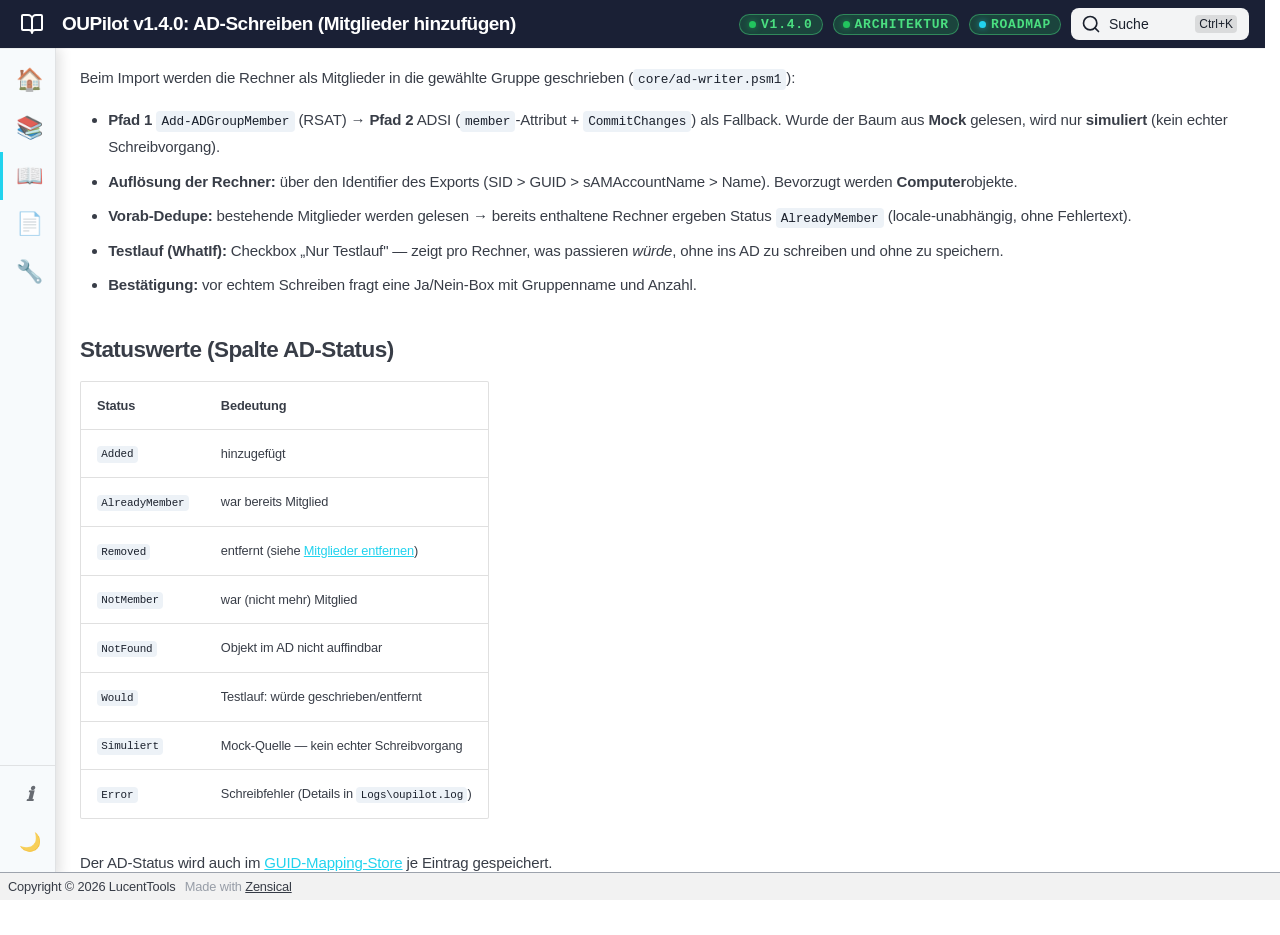
<file: referenz/ad-schreiben/index.html>
<!doctype html>
<html lang="de" class="no-js">
  <head>
    
      <meta charset="utf-8">
      <meta name="viewport" content="width=device-width,initial-scale=1">
      
        <meta name="description" content="Rechner zu AD-Software-Gruppen hinzufügen (MECM-Deployment) · WPF/PowerShell · v1.4.0">
      
      
        <meta name="author" content="LucentTools">
      
      
      
        <link rel="prev" href="../ad-auslesen/">
      
      
        <link rel="next" href="../import-wege/">
      
      
        
      
      
      <link rel="icon" href="../../assets/images/favicon.png">
      <meta name="generator" content="zensical-0.0.47">
    
    
      
        <title>AD-Schreiben (Mitglieder hinzufügen) - OUPilot</title>
      
    
    
      
        
      
      <link rel="stylesheet" href="../../assets/stylesheets/modern/main.5e19f6ca.min.css">
      
        
          
        
        <link rel="stylesheet" href="../../assets/stylesheets/modern/palette.dfe2e883.min.css">
      
      


    
    
      
    
    
      
    
    
      <link rel="stylesheet" href="../../stylesheets/extra.css">
    
    <script>__md_scope=new URL("../..",location),__md_scope.pathname.endsWith("/")||(__md_scope=new URL(__md_scope.pathname+"/",location)),__md_hash=e=>[...e].reduce(((e,t)=>(e<<5)-e+t.charCodeAt(0)),0),__md_get=(e,t=localStorage,_=__md_scope)=>JSON.parse(t.getItem(_.pathname+"."+e)),__md_set=(e,t,_=localStorage,a=__md_scope)=>{try{_.setItem(a.pathname+"."+e,JSON.stringify(t))}catch(e){}},document.documentElement.setAttribute("data-platform",navigator.platform)</script>
    
      

    
    
  </head>
  
  
    
    
      
    
    
    
    
    <body dir="ltr" data-md-color-scheme="default" data-md-color-primary="custom" data-md-color-accent="custom">
  
    
    <input class="md-toggle" data-md-toggle="drawer" type="checkbox" id="__drawer" autocomplete="off">
    <input class="md-toggle" data-md-toggle="search" type="checkbox" id="__search" autocomplete="off">
    <label class="md-overlay" for="__drawer" aria-label="Navigation"></label>
    <div data-md-component="skip">
      
        
        <a href="#ad-schreiben-mitglieder-hinzufugen" class="md-skip">
          Zum Inhalt
        </a>
      
    </div>
    <div data-md-component="announce">
      
    </div>
    
    
      

  

<header class="md-header md-header--shadow" data-md-component="header">
  <nav class="md-header__inner md-grid" aria-label="Kopfzeile">
    <a href="../.." title="OUPilot" class="md-header__button md-logo" aria-label="OUPilot" data-md-component="logo">
      
  
  <svg xmlns="http://www.w3.org/2000/svg" fill="none" stroke="currentColor" stroke-linecap="round" stroke-linejoin="round" stroke-width="2" class="lucide lucide-book-open" viewBox="0 0 24 24"><path d="M12 7v14M3 18a1 1 0 0 1-1-1V4a1 1 0 0 1 1-1h5a4 4 0 0 1 4 4 4 4 0 0 1 4-4h5a1 1 0 0 1 1 1v13a1 1 0 0 1-1 1h-6a3 3 0 0 0-3 3 3 3 0 0 0-3-3z"/></svg>

    </a>
    <label class="md-header__button md-icon" for="__drawer" aria-label="Navigation">
      
      <svg xmlns="http://www.w3.org/2000/svg" fill="none" stroke="currentColor" stroke-linecap="round" stroke-linejoin="round" stroke-width="2" class="lucide lucide-menu" viewBox="0 0 24 24"><path d="M4 5h16M4 12h16M4 19h16"/></svg>
    </label>
    <div class="md-header__title" data-md-component="header-title">
      <div class="md-header__ellipsis">
        <div class="md-header__topic">
          <span class="md-ellipsis">
            OUPilot
          </span>
        </div>
        <div class="md-header__topic" data-md-component="header-topic">
          <span class="md-ellipsis">
            
              AD-Schreiben (Mitglieder hinzufügen)
            
          </span>
        </div>
      </div>
    </div>
    
      
        <form class="md-header__option" data-md-component="palette">
  
    
    
    
    <input class="md-option" data-md-color-media="(prefers-color-scheme: light)" data-md-color-scheme="default" data-md-color-primary="custom" data-md-color-accent="custom"  aria-label="Dunkelmodus aktivieren"  type="radio" name="__palette" id="__palette_0">
    
      <label class="md-header__button md-icon" title="Dunkelmodus aktivieren" for="__palette_1" hidden>
        <svg xmlns="http://www.w3.org/2000/svg" viewBox="0 0 24 24"><path d="m17.75 4.09-2.53 1.94.91 3.06-2.63-1.81-2.63 1.81.91-3.06-2.53-1.94L12.44 4l1.06-3 1.06 3zm3.5 6.91-1.64 1.25.59 1.98-1.7-1.17-1.7 1.17.59-1.98L15.75 11l2.06-.05L18.5 9l.69 1.95zm-2.28 4.95c.83-.08 1.72 1.1 1.19 1.85-.32.45-.66.87-1.08 1.27C15.17 23 8.84 23 4.94 19.07c-3.91-3.9-3.91-10.24 0-14.14.4-.4.82-.76 1.27-1.08.75-.53 1.93.36 1.85 1.19-.27 2.86.69 5.83 2.89 8.02a9.96 9.96 0 0 0 8.02 2.89m-1.64 2.02a12.08 12.08 0 0 1-7.8-3.47c-2.17-2.19-3.33-5-3.49-7.82-2.81 3.14-2.7 7.96.31 10.98 3.02 3.01 7.84 3.12 10.98.31"/></svg>
      </label>
    
  
    
    
    
    <input class="md-option" data-md-color-media="(prefers-color-scheme: dark)" data-md-color-scheme="slate" data-md-color-primary="custom" data-md-color-accent="custom"  aria-label="Hellmodus aktivieren"  type="radio" name="__palette" id="__palette_1">
    
      <label class="md-header__button md-icon" title="Hellmodus aktivieren" for="__palette_0" hidden>
        <svg xmlns="http://www.w3.org/2000/svg" viewBox="0 0 24 24"><path d="M12 7a5 5 0 0 1 5 5 5 5 0 0 1-5 5 5 5 0 0 1-5-5 5 5 0 0 1 5-5m0 2a3 3 0 0 0-3 3 3 3 0 0 0 3 3 3 3 0 0 0 3-3 3 3 0 0 0-3-3m0-7 2.39 3.42C13.65 5.15 12.84 5 12 5s-1.65.15-2.39.42zM3.34 7l4.16-.35A7.2 7.2 0 0 0 5.94 8.5c-.44.74-.69 1.5-.83 2.29zm.02 10 1.76-3.77a7.131 7.131 0 0 0 2.38 4.14zM20.65 7l-1.77 3.79a7.02 7.02 0 0 0-2.38-4.15zm-.01 10-4.14.36c.59-.51 1.12-1.14 1.54-1.86.42-.73.69-1.5.83-2.29zM12 22l-2.41-3.44c.74.27 1.55.44 2.41.44.82 0 1.63-.17 2.37-.44z"/></svg>
      </label>
    
  
</form>
      
    
    
      <script>var palette=__md_get("__palette");if(palette&&palette.color){if("(prefers-color-scheme)"===palette.color.media){var media=matchMedia("(prefers-color-scheme: light)"),input=document.querySelector(media.matches?"[data-md-color-media='(prefers-color-scheme: light)']":"[data-md-color-media='(prefers-color-scheme: dark)']");palette.color.media=input.getAttribute("data-md-color-media"),palette.color.scheme=input.getAttribute("data-md-color-scheme"),palette.color.primary=input.getAttribute("data-md-color-primary"),palette.color.accent=input.getAttribute("data-md-color-accent")}for(var[key,value]of Object.entries(palette.color))document.body.setAttribute("data-md-color-"+key,value)}</script>
    
    
    
      
      
        <label class="md-header__button md-icon" for="__search" aria-label="Suche">
          
          <svg xmlns="http://www.w3.org/2000/svg" fill="none" stroke="currentColor" stroke-linecap="round" stroke-linejoin="round" stroke-width="2" class="lucide lucide-search" viewBox="0 0 24 24"><path d="m21 21-4.34-4.34"/><circle cx="11" cy="11" r="8"/></svg>
        </label>
        <div class="md-search" data-md-component="search" role="dialog" aria-label="Suche">
  <button type="button" class="md-search__button">
    Suche
  </button>
</div>
      
    
    <div class="md-header__source">
      
    </div>
  </nav>
  
</header>
    
    <div class="md-container" data-md-component="container">
      
      
        
          
        
      
      <main class="md-main" data-md-component="main">
        <div class="md-main__inner md-grid">
          
            
              
              <div class="md-sidebar md-sidebar--primary" data-md-component="sidebar" data-md-type="navigation" >
                <div class="md-sidebar__scrollwrap">
                  <div class="md-sidebar__inner">
                    



<nav class="md-nav md-nav--primary" aria-label="Navigation" data-md-level="0">
  <label class="md-nav__title" for="__drawer">
    <a href="../.." title="OUPilot" class="md-nav__button md-logo" aria-label="OUPilot" data-md-component="logo">
      
  
  <svg xmlns="http://www.w3.org/2000/svg" fill="none" stroke="currentColor" stroke-linecap="round" stroke-linejoin="round" stroke-width="2" class="lucide lucide-book-open" viewBox="0 0 24 24"><path d="M12 7v14M3 18a1 1 0 0 1-1-1V4a1 1 0 0 1 1-1h5a4 4 0 0 1 4 4 4 4 0 0 1 4-4h5a1 1 0 0 1 1 1v13a1 1 0 0 1-1 1h-6a3 3 0 0 0-3 3 3 3 0 0 0-3-3z"/></svg>

    </a>
    OUPilot
  </label>
  
  <ul class="md-nav__list" data-md-scrollfix>
    
      
      
  
  
  
  
    <li class="md-nav__item">
      <a href="../.." class="md-nav__link">
        
  
  
  <span class="md-ellipsis">
    
  
  Überblick

    
  </span>
  
  

      </a>
    </li>
  

    
      
      
  
  
  
  
    
    
    
    
      
        
        
      
    
    
    <li class="md-nav__item md-nav__item--section md-nav__item--nested">
      
        
        
        <input class="md-nav__toggle md-toggle " type="checkbox" id="__nav_2" >
        
          
          <label class="md-nav__link" for="__nav_2" id="__nav_2_label" tabindex="">
            
  
  
  <span class="md-ellipsis">
    
  
  Grundlagen

    
  </span>
  
  

            <span class="md-nav__icon md-icon"></span>
          </label>
        
        <nav class="md-nav" data-md-level="1" aria-labelledby="__nav_2_label" aria-expanded="false">
          <label class="md-nav__title" for="__nav_2">
            <span class="md-nav__icon md-icon"></span>
            
  
  Grundlagen

          </label>
          <ul class="md-nav__list" data-md-scrollfix>
            
              
                
  
  
  
  
    <li class="md-nav__item">
      <a href="../../grundlagen/installation/" class="md-nav__link">
        
  
  
  <span class="md-ellipsis">
    
  
  Installation

    
  </span>
  
  

      </a>
    </li>
  

              
            
              
                
  
  
  
  
    <li class="md-nav__item">
      <a href="../../grundlagen/schnellstart/" class="md-nav__link">
        
  
  
  <span class="md-ellipsis">
    
  
  Schnellstart

    
  </span>
  
  

      </a>
    </li>
  

              
            
          </ul>
        </nav>
      
    </li>
  

    
      
      
  
  
    
  
  
  
    
    
    
    
      
        
        
      
    
    
    <li class="md-nav__item md-nav__item--active md-nav__item--section md-nav__item--nested">
      
        
        
        <input class="md-nav__toggle md-toggle " type="checkbox" id="__nav_3" checked>
        
          
          <label class="md-nav__link" for="__nav_3" id="__nav_3_label" tabindex="">
            
  
  
  <span class="md-ellipsis">
    
  
  Referenz

    
  </span>
  
  

            <span class="md-nav__icon md-icon"></span>
          </label>
        
        <nav class="md-nav" data-md-level="1" aria-labelledby="__nav_3_label" aria-expanded="true">
          <label class="md-nav__title" for="__nav_3">
            <span class="md-nav__icon md-icon"></span>
            
  
  Referenz

          </label>
          <ul class="md-nav__list" data-md-scrollfix>
            
              
                
  
  
  
  
    <li class="md-nav__item">
      <a href="../ad-auslesen/" class="md-nav__link">
        
  
  
  <span class="md-ellipsis">
    
  
  AD-Auslesen

    
  </span>
  
  

      </a>
    </li>
  

              
            
              
                
  
  
    
  
  
  
    <li class="md-nav__item md-nav__item--active">
      
      
      
      
        
      
      
        <label class="md-nav__link md-nav__link--active" for="__toc">
          
  
  
  <span class="md-ellipsis">
    
  
  AD-Schreiben

    
  </span>
  
  

          <span class="md-nav__icon md-icon"></span>
        </label>
      
      <a href="././" class="md-nav__link md-nav__link--active">
        
  
  
  <span class="md-ellipsis">
    
  
  AD-Schreiben

    
  </span>
  
  

      </a>
      
        


<nav class="md-nav md-nav--secondary" aria-label="Inhaltsverzeichnis">
  
  
  
    
  
  
    <label class="md-nav__title" for="__toc">
      <span class="md-nav__icon md-icon"></span>
      Inhaltsverzeichnis
    </label>
    <ul class="md-nav__list" data-md-component="toc" data-md-scrollfix>
      
        <li class="md-nav__item">
  <a href="#statuswerte-spalte-ad-status" class="md-nav__link">
    <span class="md-ellipsis">
      <span class="md-typeset">
        Statuswerte (Spalte AD-Status)
      </span>
    </span>
  </a>
  
</li>
      
    </ul>
  
</nav>
      
    </li>
  

              
            
              
                
  
  
  
  
    <li class="md-nav__item">
      <a href="../import-wege/" class="md-nav__link">
        
  
  
  <span class="md-ellipsis">
    
  
  Import-Wege

    
  </span>
  
  

      </a>
    </li>
  

              
            
              
                
  
  
  
  
    <li class="md-nav__item">
      <a href="../mitglieder-entfernen/" class="md-nav__link">
        
  
  
  <span class="md-ellipsis">
    
  
  Mitglieder entfernen

    
  </span>
  
  

      </a>
    </li>
  

              
            
              
                
  
  
  
  
    <li class="md-nav__item">
      <a href="../baum-filter/" class="md-nav__link">
        
  
  
  <span class="md-ellipsis">
    
  
  Baum-Filter

    
  </span>
  
  

      </a>
    </li>
  

              
            
              
                
  
  
  
  
    <li class="md-nav__item">
      <a href="../theme/" class="md-nav__link">
        
  
  
  <span class="md-ellipsis">
    
  
  Darstellung (Theme)

    
  </span>
  
  

      </a>
    </li>
  

              
            
              
                
  
  
  
  
    <li class="md-nav__item">
      <a href="../feld-map/" class="md-nav__link">
        
  
  
  <span class="md-ellipsis">
    
  
  Feld-Map

    
  </span>
  
  

      </a>
    </li>
  

              
            
          </ul>
        </nav>
      
    </li>
  

    
      
      
  
  
  
  
    
    
    
    
      
        
        
      
    
    
    <li class="md-nav__item md-nav__item--section md-nav__item--nested">
      
        
        
        <input class="md-nav__toggle md-toggle " type="checkbox" id="__nav_4" >
        
          
          <label class="md-nav__link" for="__nav_4" id="__nav_4_label" tabindex="">
            
  
  
  <span class="md-ellipsis">
    
  
  Betrieb

    
  </span>
  
  

            <span class="md-nav__icon md-icon"></span>
          </label>
        
        <nav class="md-nav" data-md-level="1" aria-labelledby="__nav_4_label" aria-expanded="false">
          <label class="md-nav__title" for="__nav_4">
            <span class="md-nav__icon md-icon"></span>
            
  
  Betrieb

          </label>
          <ul class="md-nav__list" data-md-scrollfix>
            
              
                
  
  
  
  
    <li class="md-nav__item">
      <a href="../../betrieb/testclient/" class="md-nav__link">
        
  
  
  <span class="md-ellipsis">
    
  
  Testclient-Checkliste

    
  </span>
  
  

      </a>
    </li>
  

              
            
          </ul>
        </nav>
      
    </li>
  

    
      
      
  
  
  
  
    
    
    
    
      
        
        
      
    
    
    <li class="md-nav__item md-nav__item--section md-nav__item--nested">
      
        
        
        <input class="md-nav__toggle md-toggle " type="checkbox" id="__nav_5" >
        
          
          <label class="md-nav__link" for="__nav_5" id="__nav_5_label" tabindex="">
            
  
  
  <span class="md-ellipsis">
    
  
  Entwicklung

    
  </span>
  
  

            <span class="md-nav__icon md-icon"></span>
          </label>
        
        <nav class="md-nav" data-md-level="1" aria-labelledby="__nav_5_label" aria-expanded="false">
          <label class="md-nav__title" for="__nav_5">
            <span class="md-nav__icon md-icon"></span>
            
  
  Entwicklung

          </label>
          <ul class="md-nav__list" data-md-scrollfix>
            
              
                
  
  
  
  
    <li class="md-nav__item">
      <a href="../../entwicklung/projektstruktur/" class="md-nav__link">
        
  
  
  <span class="md-ellipsis">
    
  
  Projektstruktur

    
  </span>
  
  

      </a>
    </li>
  

              
            
              
                
  
  
  
  
    <li class="md-nav__item">
      <a href="../../entwicklung/changelog/" class="md-nav__link">
        
  
  
  <span class="md-ellipsis">
    
  
  Changelog

    
  </span>
  
  

      </a>
    </li>
  

              
            
          </ul>
        </nav>
      
    </li>
  

    
  </ul>
</nav>
                  </div>
                </div>
              </div>
            
            
              
              <div class="md-sidebar md-sidebar--secondary" data-md-component="sidebar" data-md-type="toc" >
                <div class="md-sidebar__scrollwrap">
                  
                    
                    
                    
                      
                    
                    
                      <input class="md-nav__toggle md-toggle" type="checkbox" id="__toc">
                      <div class="md-sidebar-button__wrapper">
                        <label class="md-sidebar-button" for="__toc"></label>
                      </div>
                    
                  
                  <div class="md-sidebar__inner">
                    


<nav class="md-nav md-nav--secondary" aria-label="Inhaltsverzeichnis">
  
  
  
    
  
  
    <label class="md-nav__title" for="__toc">
      <span class="md-nav__icon md-icon"></span>
      Inhaltsverzeichnis
    </label>
    <ul class="md-nav__list" data-md-component="toc" data-md-scrollfix>
      
        <li class="md-nav__item">
  <a href="#statuswerte-spalte-ad-status" class="md-nav__link">
    <span class="md-ellipsis">
      <span class="md-typeset">
        Statuswerte (Spalte AD-Status)
      </span>
    </span>
  </a>
  
</li>
      
    </ul>
  
</nav>
                  </div>
                </div>
              </div>
            
          
          
            <div class="md-content" data-md-component="content">
              
              <article class="md-content__inner md-typeset">
                
                  

<h1 id="ad-schreiben-mitglieder-hinzufugen">AD-Schreiben (Mitglieder hinzufügen)<a class="headerlink" href="#ad-schreiben-mitglieder-hinzufugen" title="Permanent link">&para;</a></h1>
<p>Beim Import werden die Rechner als Mitglieder in die gewählte Gruppe geschrieben
(<code>core/ad-writer.psm1</code>):</p>
<ul>
<li><strong>Pfad 1</strong> <code>Add-ADGroupMember</code> (RSAT) → <strong>Pfad 2</strong> ADSI (<code>member</code>-Attribut +
  <code>CommitChanges</code>) als Fallback. Wurde der Baum aus <strong>Mock</strong> gelesen, wird nur
  <strong>simuliert</strong> (kein echter Schreibvorgang).</li>
<li><strong>Auflösung der Rechner:</strong> über den Identifier des Exports (SID &gt; GUID &gt;
  sAMAccountName &gt; Name). Bevorzugt werden <strong>Computer</strong>objekte.</li>
<li><strong>Vorab-Dedupe:</strong> bestehende Mitglieder werden gelesen → bereits enthaltene
  Rechner ergeben Status <code>AlreadyMember</code> (locale-unabhängig, ohne Fehlertext).</li>
<li><strong>Testlauf (WhatIf):</strong> Checkbox „Nur Testlauf" — zeigt pro Rechner, was passieren
  <em>würde</em>, ohne ins AD zu schreiben und ohne zu speichern.</li>
<li><strong>Bestätigung:</strong> vor echtem Schreiben fragt eine Ja/Nein-Box mit Gruppenname und
  Anzahl.</li>
</ul>
<h2 id="statuswerte-spalte-ad-status">Statuswerte (Spalte AD-Status)<a class="headerlink" href="#statuswerte-spalte-ad-status" title="Permanent link">&para;</a></h2>
<table>
<thead>
<tr>
<th>Status</th>
<th>Bedeutung</th>
</tr>
</thead>
<tbody>
<tr>
<td><code>Added</code></td>
<td>hinzugefügt</td>
</tr>
<tr>
<td><code>AlreadyMember</code></td>
<td>war bereits Mitglied</td>
</tr>
<tr>
<td><code>Removed</code></td>
<td>entfernt (siehe <a href="../mitglieder-entfernen/">Mitglieder entfernen</a>)</td>
</tr>
<tr>
<td><code>NotMember</code></td>
<td>war (nicht mehr) Mitglied</td>
</tr>
<tr>
<td><code>NotFound</code></td>
<td>Objekt im AD nicht auffindbar</td>
</tr>
<tr>
<td><code>Would</code></td>
<td>Testlauf: würde geschrieben/entfernt</td>
</tr>
<tr>
<td><code>Simuliert</code></td>
<td>Mock-Quelle — kein echter Schreibvorgang</td>
</tr>
<tr>
<td><code>Error</code></td>
<td>Schreibfehler (Details in <code>Logs\oupilot.log</code>)</td>
</tr>
</tbody>
</table>
<p>Der AD-Status wird auch im <a href="../../entwicklung/projektstruktur/">GUID-Mapping-Store</a>
je Eintrag gespeichert.</p>














                
              </article>
            </div>
          
          
<script>var target=document.getElementById(location.hash.slice(1));target&&target.name&&(target.checked=target.name.startsWith("__tabbed_"))</script>
        </div>
        
          <button type="button" class="md-top md-icon" data-md-component="top" hidden>
  
  <svg xmlns="http://www.w3.org/2000/svg" fill="none" stroke="currentColor" stroke-linecap="round" stroke-linejoin="round" stroke-width="2" class="lucide lucide-circle-arrow-up" viewBox="0 0 24 24"><circle cx="12" cy="12" r="10"/><path d="m16 12-4-4-4 4M12 16V8"/></svg>
  Zurück zum Seitenanfang
</button>
        
      </main>
      
        <footer class="md-footer">
  
  <div class="md-footer-meta md-typeset">
    <div class="md-footer-meta__inner md-grid">
      <div class="md-copyright">
  
    <div class="md-copyright__highlight">
      Copyright &copy; 2026 LucentTools
    </div>
  
  
    Made with
    <a href="https://zensical.org/" target="_blank" rel="noopener">
      Zensical
    </a>
  
</div>
      
    </div>
  </div>
</footer>
      
    </div>
    <div class="md-dialog" data-md-component="dialog">
      <div class="md-dialog__inner md-typeset"></div>
    </div>
    
    
    
      
      
      <script id="__config" type="application/json">{"annotate":null,"base":"../..","features":["navigation.sections","navigation.top","search.highlight","content.code.copy"],"search":"../../assets/javascripts/workers/search.b6b7e04f.min.js","tags":null,"translations":{"clipboard.copied":"In Zwischenablage kopiert","clipboard.copy":"In Zwischenablage kopieren","search.result.more.one":"1 weiteres Suchergebnis auf dieser Seite","search.result.more.other":"# weitere Suchergebnisse auf dieser Seite","search.result.none":"Keine Suchergebnisse","search.result.one":"1 Suchergebnis","search.result.other":"# Suchergebnisse","search.result.placeholder":"Suchbegriff eingeben","search.result.term.missing":"Es fehlt","select.version":"Version auswählen"},"version":null}</script>
    
    
      <script src="../../assets/javascripts/bundle.0df4f2d0.min.js"></script>
      
        <script src="../../javascripts/mermaid.min.js" defer></script>
      
        <script src="../../javascripts/mermaid-init.js"></script>
      
        <script src="../../javascripts/palette-init.js"></script>
      
        <script src="../../javascripts/activity-heatmap.js"></script>
      
        <script src="../../javascripts/icon-rail.js"></script>
      
        <script src="../../javascripts/hub-stop.js"></script>
      
        <script src="../../javascripts/lightbox.js"></script>
      
    
  </body>
</html>
</file>
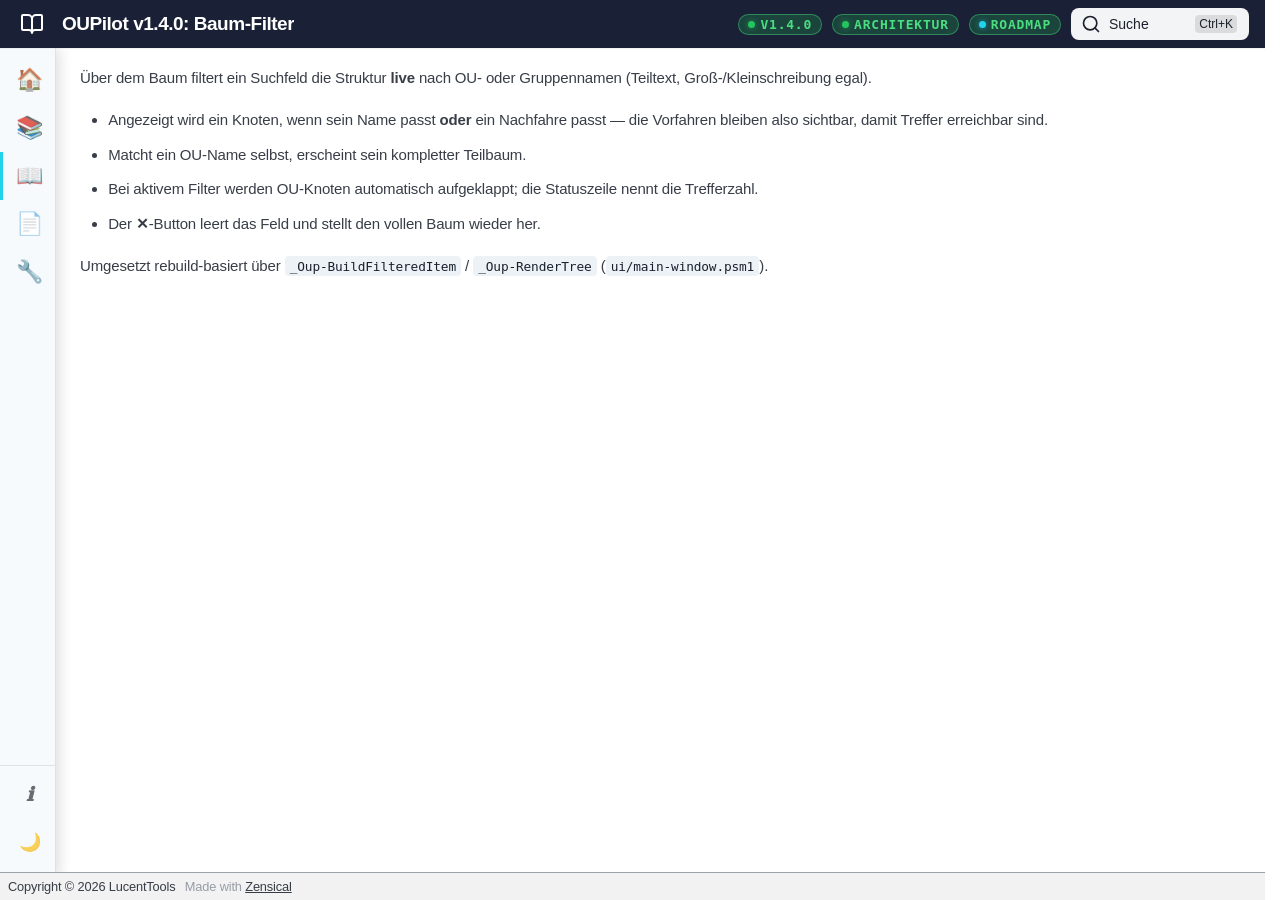
<file: referenz/baum-filter/index.html>
<!doctype html>
<html lang="de" class="no-js">
  <head>
    
      <meta charset="utf-8">
      <meta name="viewport" content="width=device-width,initial-scale=1">
      
        <meta name="description" content="Rechner zu AD-Software-Gruppen hinzufügen (MECM-Deployment) · WPF/PowerShell · v1.4.0">
      
      
        <meta name="author" content="LucentTools">
      
      
      
        <link rel="prev" href="../mitglieder-entfernen/">
      
      
        <link rel="next" href="../theme/">
      
      
        
      
      
      <link rel="icon" href="../../assets/images/favicon.png">
      <meta name="generator" content="zensical-0.0.47">
    
    
      
        <title>Baum-Filter - OUPilot</title>
      
    
    
      
        
      
      <link rel="stylesheet" href="../../assets/stylesheets/modern/main.5e19f6ca.min.css">
      
        
          
        
        <link rel="stylesheet" href="../../assets/stylesheets/modern/palette.dfe2e883.min.css">
      
      


    
    
      
    
    
      
    
    
      <link rel="stylesheet" href="../../stylesheets/extra.css">
    
    <script>__md_scope=new URL("../..",location),__md_scope.pathname.endsWith("/")||(__md_scope=new URL(__md_scope.pathname+"/",location)),__md_hash=e=>[...e].reduce(((e,t)=>(e<<5)-e+t.charCodeAt(0)),0),__md_get=(e,t=localStorage,_=__md_scope)=>JSON.parse(t.getItem(_.pathname+"."+e)),__md_set=(e,t,_=localStorage,a=__md_scope)=>{try{_.setItem(a.pathname+"."+e,JSON.stringify(t))}catch(e){}},document.documentElement.setAttribute("data-platform",navigator.platform)</script>
    
      

    
    
  </head>
  
  
    
    
      
    
    
    
    
    <body dir="ltr" data-md-color-scheme="default" data-md-color-primary="custom" data-md-color-accent="custom">
  
    
    <input class="md-toggle" data-md-toggle="drawer" type="checkbox" id="__drawer" autocomplete="off">
    <input class="md-toggle" data-md-toggle="search" type="checkbox" id="__search" autocomplete="off">
    <label class="md-overlay" for="__drawer" aria-label="Navigation"></label>
    <div data-md-component="skip">
      
        
        <a href="#baum-filter" class="md-skip">
          Zum Inhalt
        </a>
      
    </div>
    <div data-md-component="announce">
      
    </div>
    
    
      

  

<header class="md-header md-header--shadow" data-md-component="header">
  <nav class="md-header__inner md-grid" aria-label="Kopfzeile">
    <a href="../.." title="OUPilot" class="md-header__button md-logo" aria-label="OUPilot" data-md-component="logo">
      
  
  <svg xmlns="http://www.w3.org/2000/svg" fill="none" stroke="currentColor" stroke-linecap="round" stroke-linejoin="round" stroke-width="2" class="lucide lucide-book-open" viewBox="0 0 24 24"><path d="M12 7v14M3 18a1 1 0 0 1-1-1V4a1 1 0 0 1 1-1h5a4 4 0 0 1 4 4 4 4 0 0 1 4-4h5a1 1 0 0 1 1 1v13a1 1 0 0 1-1 1h-6a3 3 0 0 0-3 3 3 3 0 0 0-3-3z"/></svg>

    </a>
    <label class="md-header__button md-icon" for="__drawer" aria-label="Navigation">
      
      <svg xmlns="http://www.w3.org/2000/svg" fill="none" stroke="currentColor" stroke-linecap="round" stroke-linejoin="round" stroke-width="2" class="lucide lucide-menu" viewBox="0 0 24 24"><path d="M4 5h16M4 12h16M4 19h16"/></svg>
    </label>
    <div class="md-header__title" data-md-component="header-title">
      <div class="md-header__ellipsis">
        <div class="md-header__topic">
          <span class="md-ellipsis">
            OUPilot
          </span>
        </div>
        <div class="md-header__topic" data-md-component="header-topic">
          <span class="md-ellipsis">
            
              Baum-Filter
            
          </span>
        </div>
      </div>
    </div>
    
      
        <form class="md-header__option" data-md-component="palette">
  
    
    
    
    <input class="md-option" data-md-color-media="(prefers-color-scheme: light)" data-md-color-scheme="default" data-md-color-primary="custom" data-md-color-accent="custom"  aria-label="Dunkelmodus aktivieren"  type="radio" name="__palette" id="__palette_0">
    
      <label class="md-header__button md-icon" title="Dunkelmodus aktivieren" for="__palette_1" hidden>
        <svg xmlns="http://www.w3.org/2000/svg" viewBox="0 0 24 24"><path d="m17.75 4.09-2.53 1.94.91 3.06-2.63-1.81-2.63 1.81.91-3.06-2.53-1.94L12.44 4l1.06-3 1.06 3zm3.5 6.91-1.64 1.25.59 1.98-1.7-1.17-1.7 1.17.59-1.98L15.75 11l2.06-.05L18.5 9l.69 1.95zm-2.28 4.95c.83-.08 1.72 1.1 1.19 1.85-.32.45-.66.87-1.08 1.27C15.17 23 8.84 23 4.94 19.07c-3.91-3.9-3.91-10.24 0-14.14.4-.4.82-.76 1.27-1.08.75-.53 1.93.36 1.85 1.19-.27 2.86.69 5.83 2.89 8.02a9.96 9.96 0 0 0 8.02 2.89m-1.64 2.02a12.08 12.08 0 0 1-7.8-3.47c-2.17-2.19-3.33-5-3.49-7.82-2.81 3.14-2.7 7.96.31 10.98 3.02 3.01 7.84 3.12 10.98.31"/></svg>
      </label>
    
  
    
    
    
    <input class="md-option" data-md-color-media="(prefers-color-scheme: dark)" data-md-color-scheme="slate" data-md-color-primary="custom" data-md-color-accent="custom"  aria-label="Hellmodus aktivieren"  type="radio" name="__palette" id="__palette_1">
    
      <label class="md-header__button md-icon" title="Hellmodus aktivieren" for="__palette_0" hidden>
        <svg xmlns="http://www.w3.org/2000/svg" viewBox="0 0 24 24"><path d="M12 7a5 5 0 0 1 5 5 5 5 0 0 1-5 5 5 5 0 0 1-5-5 5 5 0 0 1 5-5m0 2a3 3 0 0 0-3 3 3 3 0 0 0 3 3 3 3 0 0 0 3-3 3 3 0 0 0-3-3m0-7 2.39 3.42C13.65 5.15 12.84 5 12 5s-1.65.15-2.39.42zM3.34 7l4.16-.35A7.2 7.2 0 0 0 5.94 8.5c-.44.74-.69 1.5-.83 2.29zm.02 10 1.76-3.77a7.131 7.131 0 0 0 2.38 4.14zM20.65 7l-1.77 3.79a7.02 7.02 0 0 0-2.38-4.15zm-.01 10-4.14.36c.59-.51 1.12-1.14 1.54-1.86.42-.73.69-1.5.83-2.29zM12 22l-2.41-3.44c.74.27 1.55.44 2.41.44.82 0 1.63-.17 2.37-.44z"/></svg>
      </label>
    
  
</form>
      
    
    
      <script>var palette=__md_get("__palette");if(palette&&palette.color){if("(prefers-color-scheme)"===palette.color.media){var media=matchMedia("(prefers-color-scheme: light)"),input=document.querySelector(media.matches?"[data-md-color-media='(prefers-color-scheme: light)']":"[data-md-color-media='(prefers-color-scheme: dark)']");palette.color.media=input.getAttribute("data-md-color-media"),palette.color.scheme=input.getAttribute("data-md-color-scheme"),palette.color.primary=input.getAttribute("data-md-color-primary"),palette.color.accent=input.getAttribute("data-md-color-accent")}for(var[key,value]of Object.entries(palette.color))document.body.setAttribute("data-md-color-"+key,value)}</script>
    
    
    
      
      
        <label class="md-header__button md-icon" for="__search" aria-label="Suche">
          
          <svg xmlns="http://www.w3.org/2000/svg" fill="none" stroke="currentColor" stroke-linecap="round" stroke-linejoin="round" stroke-width="2" class="lucide lucide-search" viewBox="0 0 24 24"><path d="m21 21-4.34-4.34"/><circle cx="11" cy="11" r="8"/></svg>
        </label>
        <div class="md-search" data-md-component="search" role="dialog" aria-label="Suche">
  <button type="button" class="md-search__button">
    Suche
  </button>
</div>
      
    
    <div class="md-header__source">
      
    </div>
  </nav>
  
</header>
    
    <div class="md-container" data-md-component="container">
      
      
        
          
        
      
      <main class="md-main" data-md-component="main">
        <div class="md-main__inner md-grid">
          
            
              
              <div class="md-sidebar md-sidebar--primary" data-md-component="sidebar" data-md-type="navigation" >
                <div class="md-sidebar__scrollwrap">
                  <div class="md-sidebar__inner">
                    



<nav class="md-nav md-nav--primary" aria-label="Navigation" data-md-level="0">
  <label class="md-nav__title" for="__drawer">
    <a href="../.." title="OUPilot" class="md-nav__button md-logo" aria-label="OUPilot" data-md-component="logo">
      
  
  <svg xmlns="http://www.w3.org/2000/svg" fill="none" stroke="currentColor" stroke-linecap="round" stroke-linejoin="round" stroke-width="2" class="lucide lucide-book-open" viewBox="0 0 24 24"><path d="M12 7v14M3 18a1 1 0 0 1-1-1V4a1 1 0 0 1 1-1h5a4 4 0 0 1 4 4 4 4 0 0 1 4-4h5a1 1 0 0 1 1 1v13a1 1 0 0 1-1 1h-6a3 3 0 0 0-3 3 3 3 0 0 0-3-3z"/></svg>

    </a>
    OUPilot
  </label>
  
  <ul class="md-nav__list" data-md-scrollfix>
    
      
      
  
  
  
  
    <li class="md-nav__item">
      <a href="../.." class="md-nav__link">
        
  
  
  <span class="md-ellipsis">
    
  
  Überblick

    
  </span>
  
  

      </a>
    </li>
  

    
      
      
  
  
  
  
    
    
    
    
      
        
        
      
    
    
    <li class="md-nav__item md-nav__item--section md-nav__item--nested">
      
        
        
        <input class="md-nav__toggle md-toggle " type="checkbox" id="__nav_2" >
        
          
          <label class="md-nav__link" for="__nav_2" id="__nav_2_label" tabindex="">
            
  
  
  <span class="md-ellipsis">
    
  
  Grundlagen

    
  </span>
  
  

            <span class="md-nav__icon md-icon"></span>
          </label>
        
        <nav class="md-nav" data-md-level="1" aria-labelledby="__nav_2_label" aria-expanded="false">
          <label class="md-nav__title" for="__nav_2">
            <span class="md-nav__icon md-icon"></span>
            
  
  Grundlagen

          </label>
          <ul class="md-nav__list" data-md-scrollfix>
            
              
                
  
  
  
  
    <li class="md-nav__item">
      <a href="../../grundlagen/installation/" class="md-nav__link">
        
  
  
  <span class="md-ellipsis">
    
  
  Installation

    
  </span>
  
  

      </a>
    </li>
  

              
            
              
                
  
  
  
  
    <li class="md-nav__item">
      <a href="../../grundlagen/schnellstart/" class="md-nav__link">
        
  
  
  <span class="md-ellipsis">
    
  
  Schnellstart

    
  </span>
  
  

      </a>
    </li>
  

              
            
          </ul>
        </nav>
      
    </li>
  

    
      
      
  
  
    
  
  
  
    
    
    
    
      
        
        
      
    
    
    <li class="md-nav__item md-nav__item--active md-nav__item--section md-nav__item--nested">
      
        
        
        <input class="md-nav__toggle md-toggle " type="checkbox" id="__nav_3" checked>
        
          
          <label class="md-nav__link" for="__nav_3" id="__nav_3_label" tabindex="">
            
  
  
  <span class="md-ellipsis">
    
  
  Referenz

    
  </span>
  
  

            <span class="md-nav__icon md-icon"></span>
          </label>
        
        <nav class="md-nav" data-md-level="1" aria-labelledby="__nav_3_label" aria-expanded="true">
          <label class="md-nav__title" for="__nav_3">
            <span class="md-nav__icon md-icon"></span>
            
  
  Referenz

          </label>
          <ul class="md-nav__list" data-md-scrollfix>
            
              
                
  
  
  
  
    <li class="md-nav__item">
      <a href="../ad-auslesen/" class="md-nav__link">
        
  
  
  <span class="md-ellipsis">
    
  
  AD-Auslesen

    
  </span>
  
  

      </a>
    </li>
  

              
            
              
                
  
  
  
  
    <li class="md-nav__item">
      <a href="../ad-schreiben/" class="md-nav__link">
        
  
  
  <span class="md-ellipsis">
    
  
  AD-Schreiben

    
  </span>
  
  

      </a>
    </li>
  

              
            
              
                
  
  
  
  
    <li class="md-nav__item">
      <a href="../import-wege/" class="md-nav__link">
        
  
  
  <span class="md-ellipsis">
    
  
  Import-Wege

    
  </span>
  
  

      </a>
    </li>
  

              
            
              
                
  
  
  
  
    <li class="md-nav__item">
      <a href="../mitglieder-entfernen/" class="md-nav__link">
        
  
  
  <span class="md-ellipsis">
    
  
  Mitglieder entfernen

    
  </span>
  
  

      </a>
    </li>
  

              
            
              
                
  
  
    
  
  
  
    <li class="md-nav__item md-nav__item--active">
      
      
      
      
        
      
      
      <a href="././" class="md-nav__link md-nav__link--active">
        
  
  
  <span class="md-ellipsis">
    
  
  Baum-Filter

    
  </span>
  
  

      </a>
      
    </li>
  

              
            
              
                
  
  
  
  
    <li class="md-nav__item">
      <a href="../theme/" class="md-nav__link">
        
  
  
  <span class="md-ellipsis">
    
  
  Darstellung (Theme)

    
  </span>
  
  

      </a>
    </li>
  

              
            
              
                
  
  
  
  
    <li class="md-nav__item">
      <a href="../feld-map/" class="md-nav__link">
        
  
  
  <span class="md-ellipsis">
    
  
  Feld-Map

    
  </span>
  
  

      </a>
    </li>
  

              
            
          </ul>
        </nav>
      
    </li>
  

    
      
      
  
  
  
  
    
    
    
    
      
        
        
      
    
    
    <li class="md-nav__item md-nav__item--section md-nav__item--nested">
      
        
        
        <input class="md-nav__toggle md-toggle " type="checkbox" id="__nav_4" >
        
          
          <label class="md-nav__link" for="__nav_4" id="__nav_4_label" tabindex="">
            
  
  
  <span class="md-ellipsis">
    
  
  Betrieb

    
  </span>
  
  

            <span class="md-nav__icon md-icon"></span>
          </label>
        
        <nav class="md-nav" data-md-level="1" aria-labelledby="__nav_4_label" aria-expanded="false">
          <label class="md-nav__title" for="__nav_4">
            <span class="md-nav__icon md-icon"></span>
            
  
  Betrieb

          </label>
          <ul class="md-nav__list" data-md-scrollfix>
            
              
                
  
  
  
  
    <li class="md-nav__item">
      <a href="../../betrieb/testclient/" class="md-nav__link">
        
  
  
  <span class="md-ellipsis">
    
  
  Testclient-Checkliste

    
  </span>
  
  

      </a>
    </li>
  

              
            
          </ul>
        </nav>
      
    </li>
  

    
      
      
  
  
  
  
    
    
    
    
      
        
        
      
    
    
    <li class="md-nav__item md-nav__item--section md-nav__item--nested">
      
        
        
        <input class="md-nav__toggle md-toggle " type="checkbox" id="__nav_5" >
        
          
          <label class="md-nav__link" for="__nav_5" id="__nav_5_label" tabindex="">
            
  
  
  <span class="md-ellipsis">
    
  
  Entwicklung

    
  </span>
  
  

            <span class="md-nav__icon md-icon"></span>
          </label>
        
        <nav class="md-nav" data-md-level="1" aria-labelledby="__nav_5_label" aria-expanded="false">
          <label class="md-nav__title" for="__nav_5">
            <span class="md-nav__icon md-icon"></span>
            
  
  Entwicklung

          </label>
          <ul class="md-nav__list" data-md-scrollfix>
            
              
                
  
  
  
  
    <li class="md-nav__item">
      <a href="../../entwicklung/projektstruktur/" class="md-nav__link">
        
  
  
  <span class="md-ellipsis">
    
  
  Projektstruktur

    
  </span>
  
  

      </a>
    </li>
  

              
            
              
                
  
  
  
  
    <li class="md-nav__item">
      <a href="../../entwicklung/changelog/" class="md-nav__link">
        
  
  
  <span class="md-ellipsis">
    
  
  Changelog

    
  </span>
  
  

      </a>
    </li>
  

              
            
          </ul>
        </nav>
      
    </li>
  

    
  </ul>
</nav>
                  </div>
                </div>
              </div>
            
            
              
              <div class="md-sidebar md-sidebar--secondary" data-md-component="sidebar" data-md-type="toc" >
                <div class="md-sidebar__scrollwrap">
                  
                    
                    
                    
                      
                    
                    
                  
                  <div class="md-sidebar__inner">
                    


<nav class="md-nav md-nav--secondary" aria-label="Inhaltsverzeichnis">
  
  
  
    
  
  
</nav>
                  </div>
                </div>
              </div>
            
          
          
            <div class="md-content" data-md-component="content">
              
              <article class="md-content__inner md-typeset">
                
                  

<h1 id="baum-filter">Baum-Filter<a class="headerlink" href="#baum-filter" title="Permanent link">&para;</a></h1>
<p>Über dem Baum filtert ein Suchfeld die Struktur <strong>live</strong> nach OU- oder
Gruppennamen (Teiltext, Groß-/Kleinschreibung egal).</p>
<ul>
<li>Angezeigt wird ein Knoten, wenn sein Name passt <strong>oder</strong> ein Nachfahre passt —
  die Vorfahren bleiben also sichtbar, damit Treffer erreichbar sind.</li>
<li>Matcht ein OU-Name selbst, erscheint sein kompletter Teilbaum.</li>
<li>Bei aktivem Filter werden OU-Knoten automatisch aufgeklappt; die Statuszeile
  nennt die Trefferzahl.</li>
<li>Der <strong>✕</strong>-Button leert das Feld und stellt den vollen Baum wieder her.</li>
</ul>
<p>Umgesetzt rebuild-basiert über <code>_Oup-BuildFilteredItem</code> / <code>_Oup-RenderTree</code>
(<code>ui/main-window.psm1</code>).</p>














                
              </article>
            </div>
          
          
<script>var target=document.getElementById(location.hash.slice(1));target&&target.name&&(target.checked=target.name.startsWith("__tabbed_"))</script>
        </div>
        
          <button type="button" class="md-top md-icon" data-md-component="top" hidden>
  
  <svg xmlns="http://www.w3.org/2000/svg" fill="none" stroke="currentColor" stroke-linecap="round" stroke-linejoin="round" stroke-width="2" class="lucide lucide-circle-arrow-up" viewBox="0 0 24 24"><circle cx="12" cy="12" r="10"/><path d="m16 12-4-4-4 4M12 16V8"/></svg>
  Zurück zum Seitenanfang
</button>
        
      </main>
      
        <footer class="md-footer">
  
  <div class="md-footer-meta md-typeset">
    <div class="md-footer-meta__inner md-grid">
      <div class="md-copyright">
  
    <div class="md-copyright__highlight">
      Copyright &copy; 2026 LucentTools
    </div>
  
  
    Made with
    <a href="https://zensical.org/" target="_blank" rel="noopener">
      Zensical
    </a>
  
</div>
      
    </div>
  </div>
</footer>
      
    </div>
    <div class="md-dialog" data-md-component="dialog">
      <div class="md-dialog__inner md-typeset"></div>
    </div>
    
    
    
      
      
      <script id="__config" type="application/json">{"annotate":null,"base":"../..","features":["navigation.sections","navigation.top","search.highlight","content.code.copy"],"search":"../../assets/javascripts/workers/search.b6b7e04f.min.js","tags":null,"translations":{"clipboard.copied":"In Zwischenablage kopiert","clipboard.copy":"In Zwischenablage kopieren","search.result.more.one":"1 weiteres Suchergebnis auf dieser Seite","search.result.more.other":"# weitere Suchergebnisse auf dieser Seite","search.result.none":"Keine Suchergebnisse","search.result.one":"1 Suchergebnis","search.result.other":"# Suchergebnisse","search.result.placeholder":"Suchbegriff eingeben","search.result.term.missing":"Es fehlt","select.version":"Version auswählen"},"version":null}</script>
    
    
      <script src="../../assets/javascripts/bundle.0df4f2d0.min.js"></script>
      
        <script src="../../javascripts/mermaid.min.js" defer></script>
      
        <script src="../../javascripts/mermaid-init.js"></script>
      
        <script src="../../javascripts/palette-init.js"></script>
      
        <script src="../../javascripts/activity-heatmap.js"></script>
      
        <script src="../../javascripts/icon-rail.js"></script>
      
        <script src="../../javascripts/hub-stop.js"></script>
      
        <script src="../../javascripts/lightbox.js"></script>
      
    
  </body>
</html>
</file>
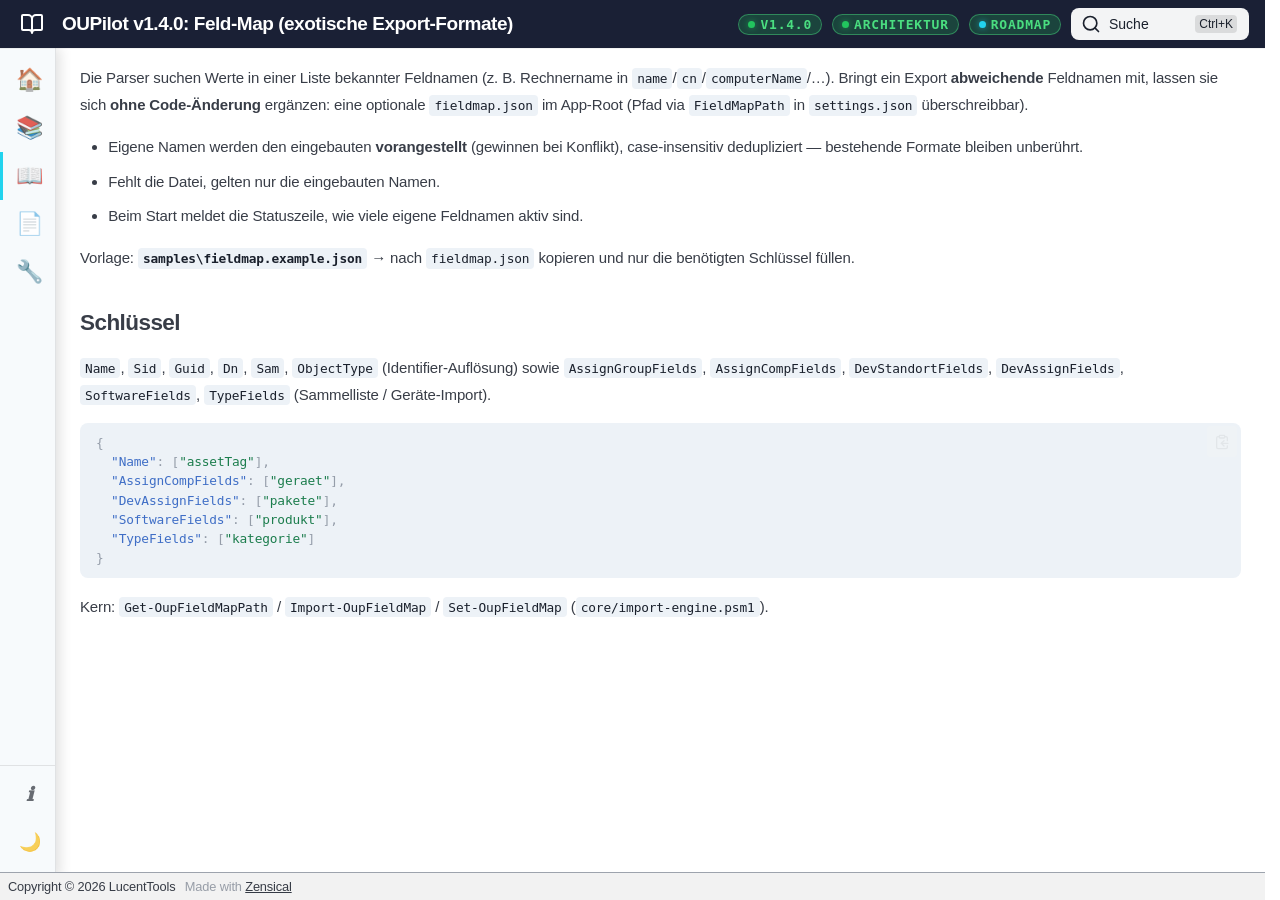
<file: referenz/feld-map/index.html>
<!doctype html>
<html lang="de" class="no-js">
  <head>
    
      <meta charset="utf-8">
      <meta name="viewport" content="width=device-width,initial-scale=1">
      
        <meta name="description" content="Rechner zu AD-Software-Gruppen hinzufügen (MECM-Deployment) · WPF/PowerShell · v1.4.0">
      
      
        <meta name="author" content="LucentTools">
      
      
      
        <link rel="prev" href="../theme/">
      
      
        <link rel="next" href="../../betrieb/testclient/">
      
      
        
      
      
      <link rel="icon" href="../../assets/images/favicon.png">
      <meta name="generator" content="zensical-0.0.47">
    
    
      
        <title>Feld-Map (exotische Export-Formate) - OUPilot</title>
      
    
    
      
        
      
      <link rel="stylesheet" href="../../assets/stylesheets/modern/main.5e19f6ca.min.css">
      
        
          
        
        <link rel="stylesheet" href="../../assets/stylesheets/modern/palette.dfe2e883.min.css">
      
      


    
    
      
    
    
      
    
    
      <link rel="stylesheet" href="../../stylesheets/extra.css">
    
    <script>__md_scope=new URL("../..",location),__md_scope.pathname.endsWith("/")||(__md_scope=new URL(__md_scope.pathname+"/",location)),__md_hash=e=>[...e].reduce(((e,t)=>(e<<5)-e+t.charCodeAt(0)),0),__md_get=(e,t=localStorage,_=__md_scope)=>JSON.parse(t.getItem(_.pathname+"."+e)),__md_set=(e,t,_=localStorage,a=__md_scope)=>{try{_.setItem(a.pathname+"."+e,JSON.stringify(t))}catch(e){}},document.documentElement.setAttribute("data-platform",navigator.platform)</script>
    
      

    
    
  </head>
  
  
    
    
      
    
    
    
    
    <body dir="ltr" data-md-color-scheme="default" data-md-color-primary="custom" data-md-color-accent="custom">
  
    
    <input class="md-toggle" data-md-toggle="drawer" type="checkbox" id="__drawer" autocomplete="off">
    <input class="md-toggle" data-md-toggle="search" type="checkbox" id="__search" autocomplete="off">
    <label class="md-overlay" for="__drawer" aria-label="Navigation"></label>
    <div data-md-component="skip">
      
        
        <a href="#feld-map-exotische-export-formate" class="md-skip">
          Zum Inhalt
        </a>
      
    </div>
    <div data-md-component="announce">
      
    </div>
    
    
      

  

<header class="md-header md-header--shadow" data-md-component="header">
  <nav class="md-header__inner md-grid" aria-label="Kopfzeile">
    <a href="../.." title="OUPilot" class="md-header__button md-logo" aria-label="OUPilot" data-md-component="logo">
      
  
  <svg xmlns="http://www.w3.org/2000/svg" fill="none" stroke="currentColor" stroke-linecap="round" stroke-linejoin="round" stroke-width="2" class="lucide lucide-book-open" viewBox="0 0 24 24"><path d="M12 7v14M3 18a1 1 0 0 1-1-1V4a1 1 0 0 1 1-1h5a4 4 0 0 1 4 4 4 4 0 0 1 4-4h5a1 1 0 0 1 1 1v13a1 1 0 0 1-1 1h-6a3 3 0 0 0-3 3 3 3 0 0 0-3-3z"/></svg>

    </a>
    <label class="md-header__button md-icon" for="__drawer" aria-label="Navigation">
      
      <svg xmlns="http://www.w3.org/2000/svg" fill="none" stroke="currentColor" stroke-linecap="round" stroke-linejoin="round" stroke-width="2" class="lucide lucide-menu" viewBox="0 0 24 24"><path d="M4 5h16M4 12h16M4 19h16"/></svg>
    </label>
    <div class="md-header__title" data-md-component="header-title">
      <div class="md-header__ellipsis">
        <div class="md-header__topic">
          <span class="md-ellipsis">
            OUPilot
          </span>
        </div>
        <div class="md-header__topic" data-md-component="header-topic">
          <span class="md-ellipsis">
            
              Feld-Map (exotische Export-Formate)
            
          </span>
        </div>
      </div>
    </div>
    
      
        <form class="md-header__option" data-md-component="palette">
  
    
    
    
    <input class="md-option" data-md-color-media="(prefers-color-scheme: light)" data-md-color-scheme="default" data-md-color-primary="custom" data-md-color-accent="custom"  aria-label="Dunkelmodus aktivieren"  type="radio" name="__palette" id="__palette_0">
    
      <label class="md-header__button md-icon" title="Dunkelmodus aktivieren" for="__palette_1" hidden>
        <svg xmlns="http://www.w3.org/2000/svg" viewBox="0 0 24 24"><path d="m17.75 4.09-2.53 1.94.91 3.06-2.63-1.81-2.63 1.81.91-3.06-2.53-1.94L12.44 4l1.06-3 1.06 3zm3.5 6.91-1.64 1.25.59 1.98-1.7-1.17-1.7 1.17.59-1.98L15.75 11l2.06-.05L18.5 9l.69 1.95zm-2.28 4.95c.83-.08 1.72 1.1 1.19 1.85-.32.45-.66.87-1.08 1.27C15.17 23 8.84 23 4.94 19.07c-3.91-3.9-3.91-10.24 0-14.14.4-.4.82-.76 1.27-1.08.75-.53 1.93.36 1.85 1.19-.27 2.86.69 5.83 2.89 8.02a9.96 9.96 0 0 0 8.02 2.89m-1.64 2.02a12.08 12.08 0 0 1-7.8-3.47c-2.17-2.19-3.33-5-3.49-7.82-2.81 3.14-2.7 7.96.31 10.98 3.02 3.01 7.84 3.12 10.98.31"/></svg>
      </label>
    
  
    
    
    
    <input class="md-option" data-md-color-media="(prefers-color-scheme: dark)" data-md-color-scheme="slate" data-md-color-primary="custom" data-md-color-accent="custom"  aria-label="Hellmodus aktivieren"  type="radio" name="__palette" id="__palette_1">
    
      <label class="md-header__button md-icon" title="Hellmodus aktivieren" for="__palette_0" hidden>
        <svg xmlns="http://www.w3.org/2000/svg" viewBox="0 0 24 24"><path d="M12 7a5 5 0 0 1 5 5 5 5 0 0 1-5 5 5 5 0 0 1-5-5 5 5 0 0 1 5-5m0 2a3 3 0 0 0-3 3 3 3 0 0 0 3 3 3 3 0 0 0 3-3 3 3 0 0 0-3-3m0-7 2.39 3.42C13.65 5.15 12.84 5 12 5s-1.65.15-2.39.42zM3.34 7l4.16-.35A7.2 7.2 0 0 0 5.94 8.5c-.44.74-.69 1.5-.83 2.29zm.02 10 1.76-3.77a7.131 7.131 0 0 0 2.38 4.14zM20.65 7l-1.77 3.79a7.02 7.02 0 0 0-2.38-4.15zm-.01 10-4.14.36c.59-.51 1.12-1.14 1.54-1.86.42-.73.69-1.5.83-2.29zM12 22l-2.41-3.44c.74.27 1.55.44 2.41.44.82 0 1.63-.17 2.37-.44z"/></svg>
      </label>
    
  
</form>
      
    
    
      <script>var palette=__md_get("__palette");if(palette&&palette.color){if("(prefers-color-scheme)"===palette.color.media){var media=matchMedia("(prefers-color-scheme: light)"),input=document.querySelector(media.matches?"[data-md-color-media='(prefers-color-scheme: light)']":"[data-md-color-media='(prefers-color-scheme: dark)']");palette.color.media=input.getAttribute("data-md-color-media"),palette.color.scheme=input.getAttribute("data-md-color-scheme"),palette.color.primary=input.getAttribute("data-md-color-primary"),palette.color.accent=input.getAttribute("data-md-color-accent")}for(var[key,value]of Object.entries(palette.color))document.body.setAttribute("data-md-color-"+key,value)}</script>
    
    
    
      
      
        <label class="md-header__button md-icon" for="__search" aria-label="Suche">
          
          <svg xmlns="http://www.w3.org/2000/svg" fill="none" stroke="currentColor" stroke-linecap="round" stroke-linejoin="round" stroke-width="2" class="lucide lucide-search" viewBox="0 0 24 24"><path d="m21 21-4.34-4.34"/><circle cx="11" cy="11" r="8"/></svg>
        </label>
        <div class="md-search" data-md-component="search" role="dialog" aria-label="Suche">
  <button type="button" class="md-search__button">
    Suche
  </button>
</div>
      
    
    <div class="md-header__source">
      
    </div>
  </nav>
  
</header>
    
    <div class="md-container" data-md-component="container">
      
      
        
          
        
      
      <main class="md-main" data-md-component="main">
        <div class="md-main__inner md-grid">
          
            
              
              <div class="md-sidebar md-sidebar--primary" data-md-component="sidebar" data-md-type="navigation" >
                <div class="md-sidebar__scrollwrap">
                  <div class="md-sidebar__inner">
                    



<nav class="md-nav md-nav--primary" aria-label="Navigation" data-md-level="0">
  <label class="md-nav__title" for="__drawer">
    <a href="../.." title="OUPilot" class="md-nav__button md-logo" aria-label="OUPilot" data-md-component="logo">
      
  
  <svg xmlns="http://www.w3.org/2000/svg" fill="none" stroke="currentColor" stroke-linecap="round" stroke-linejoin="round" stroke-width="2" class="lucide lucide-book-open" viewBox="0 0 24 24"><path d="M12 7v14M3 18a1 1 0 0 1-1-1V4a1 1 0 0 1 1-1h5a4 4 0 0 1 4 4 4 4 0 0 1 4-4h5a1 1 0 0 1 1 1v13a1 1 0 0 1-1 1h-6a3 3 0 0 0-3 3 3 3 0 0 0-3-3z"/></svg>

    </a>
    OUPilot
  </label>
  
  <ul class="md-nav__list" data-md-scrollfix>
    
      
      
  
  
  
  
    <li class="md-nav__item">
      <a href="../.." class="md-nav__link">
        
  
  
  <span class="md-ellipsis">
    
  
  Überblick

    
  </span>
  
  

      </a>
    </li>
  

    
      
      
  
  
  
  
    
    
    
    
      
        
        
      
    
    
    <li class="md-nav__item md-nav__item--section md-nav__item--nested">
      
        
        
        <input class="md-nav__toggle md-toggle " type="checkbox" id="__nav_2" >
        
          
          <label class="md-nav__link" for="__nav_2" id="__nav_2_label" tabindex="">
            
  
  
  <span class="md-ellipsis">
    
  
  Grundlagen

    
  </span>
  
  

            <span class="md-nav__icon md-icon"></span>
          </label>
        
        <nav class="md-nav" data-md-level="1" aria-labelledby="__nav_2_label" aria-expanded="false">
          <label class="md-nav__title" for="__nav_2">
            <span class="md-nav__icon md-icon"></span>
            
  
  Grundlagen

          </label>
          <ul class="md-nav__list" data-md-scrollfix>
            
              
                
  
  
  
  
    <li class="md-nav__item">
      <a href="../../grundlagen/installation/" class="md-nav__link">
        
  
  
  <span class="md-ellipsis">
    
  
  Installation

    
  </span>
  
  

      </a>
    </li>
  

              
            
              
                
  
  
  
  
    <li class="md-nav__item">
      <a href="../../grundlagen/schnellstart/" class="md-nav__link">
        
  
  
  <span class="md-ellipsis">
    
  
  Schnellstart

    
  </span>
  
  

      </a>
    </li>
  

              
            
          </ul>
        </nav>
      
    </li>
  

    
      
      
  
  
    
  
  
  
    
    
    
    
      
        
        
      
    
    
    <li class="md-nav__item md-nav__item--active md-nav__item--section md-nav__item--nested">
      
        
        
        <input class="md-nav__toggle md-toggle " type="checkbox" id="__nav_3" checked>
        
          
          <label class="md-nav__link" for="__nav_3" id="__nav_3_label" tabindex="">
            
  
  
  <span class="md-ellipsis">
    
  
  Referenz

    
  </span>
  
  

            <span class="md-nav__icon md-icon"></span>
          </label>
        
        <nav class="md-nav" data-md-level="1" aria-labelledby="__nav_3_label" aria-expanded="true">
          <label class="md-nav__title" for="__nav_3">
            <span class="md-nav__icon md-icon"></span>
            
  
  Referenz

          </label>
          <ul class="md-nav__list" data-md-scrollfix>
            
              
                
  
  
  
  
    <li class="md-nav__item">
      <a href="../ad-auslesen/" class="md-nav__link">
        
  
  
  <span class="md-ellipsis">
    
  
  AD-Auslesen

    
  </span>
  
  

      </a>
    </li>
  

              
            
              
                
  
  
  
  
    <li class="md-nav__item">
      <a href="../ad-schreiben/" class="md-nav__link">
        
  
  
  <span class="md-ellipsis">
    
  
  AD-Schreiben

    
  </span>
  
  

      </a>
    </li>
  

              
            
              
                
  
  
  
  
    <li class="md-nav__item">
      <a href="../import-wege/" class="md-nav__link">
        
  
  
  <span class="md-ellipsis">
    
  
  Import-Wege

    
  </span>
  
  

      </a>
    </li>
  

              
            
              
                
  
  
  
  
    <li class="md-nav__item">
      <a href="../mitglieder-entfernen/" class="md-nav__link">
        
  
  
  <span class="md-ellipsis">
    
  
  Mitglieder entfernen

    
  </span>
  
  

      </a>
    </li>
  

              
            
              
                
  
  
  
  
    <li class="md-nav__item">
      <a href="../baum-filter/" class="md-nav__link">
        
  
  
  <span class="md-ellipsis">
    
  
  Baum-Filter

    
  </span>
  
  

      </a>
    </li>
  

              
            
              
                
  
  
  
  
    <li class="md-nav__item">
      <a href="../theme/" class="md-nav__link">
        
  
  
  <span class="md-ellipsis">
    
  
  Darstellung (Theme)

    
  </span>
  
  

      </a>
    </li>
  

              
            
              
                
  
  
    
  
  
  
    <li class="md-nav__item md-nav__item--active">
      
      
      
      
        
      
      
        <label class="md-nav__link md-nav__link--active" for="__toc">
          
  
  
  <span class="md-ellipsis">
    
  
  Feld-Map

    
  </span>
  
  

          <span class="md-nav__icon md-icon"></span>
        </label>
      
      <a href="././" class="md-nav__link md-nav__link--active">
        
  
  
  <span class="md-ellipsis">
    
  
  Feld-Map

    
  </span>
  
  

      </a>
      
        


<nav class="md-nav md-nav--secondary" aria-label="Inhaltsverzeichnis">
  
  
  
    
  
  
    <label class="md-nav__title" for="__toc">
      <span class="md-nav__icon md-icon"></span>
      Inhaltsverzeichnis
    </label>
    <ul class="md-nav__list" data-md-component="toc" data-md-scrollfix>
      
        <li class="md-nav__item">
  <a href="#schlussel" class="md-nav__link">
    <span class="md-ellipsis">
      <span class="md-typeset">
        Schlüssel
      </span>
    </span>
  </a>
  
</li>
      
    </ul>
  
</nav>
      
    </li>
  

              
            
          </ul>
        </nav>
      
    </li>
  

    
      
      
  
  
  
  
    
    
    
    
      
        
        
      
    
    
    <li class="md-nav__item md-nav__item--section md-nav__item--nested">
      
        
        
        <input class="md-nav__toggle md-toggle " type="checkbox" id="__nav_4" >
        
          
          <label class="md-nav__link" for="__nav_4" id="__nav_4_label" tabindex="">
            
  
  
  <span class="md-ellipsis">
    
  
  Betrieb

    
  </span>
  
  

            <span class="md-nav__icon md-icon"></span>
          </label>
        
        <nav class="md-nav" data-md-level="1" aria-labelledby="__nav_4_label" aria-expanded="false">
          <label class="md-nav__title" for="__nav_4">
            <span class="md-nav__icon md-icon"></span>
            
  
  Betrieb

          </label>
          <ul class="md-nav__list" data-md-scrollfix>
            
              
                
  
  
  
  
    <li class="md-nav__item">
      <a href="../../betrieb/testclient/" class="md-nav__link">
        
  
  
  <span class="md-ellipsis">
    
  
  Testclient-Checkliste

    
  </span>
  
  

      </a>
    </li>
  

              
            
          </ul>
        </nav>
      
    </li>
  

    
      
      
  
  
  
  
    
    
    
    
      
        
        
      
    
    
    <li class="md-nav__item md-nav__item--section md-nav__item--nested">
      
        
        
        <input class="md-nav__toggle md-toggle " type="checkbox" id="__nav_5" >
        
          
          <label class="md-nav__link" for="__nav_5" id="__nav_5_label" tabindex="">
            
  
  
  <span class="md-ellipsis">
    
  
  Entwicklung

    
  </span>
  
  

            <span class="md-nav__icon md-icon"></span>
          </label>
        
        <nav class="md-nav" data-md-level="1" aria-labelledby="__nav_5_label" aria-expanded="false">
          <label class="md-nav__title" for="__nav_5">
            <span class="md-nav__icon md-icon"></span>
            
  
  Entwicklung

          </label>
          <ul class="md-nav__list" data-md-scrollfix>
            
              
                
  
  
  
  
    <li class="md-nav__item">
      <a href="../../entwicklung/projektstruktur/" class="md-nav__link">
        
  
  
  <span class="md-ellipsis">
    
  
  Projektstruktur

    
  </span>
  
  

      </a>
    </li>
  

              
            
              
                
  
  
  
  
    <li class="md-nav__item">
      <a href="../../entwicklung/changelog/" class="md-nav__link">
        
  
  
  <span class="md-ellipsis">
    
  
  Changelog

    
  </span>
  
  

      </a>
    </li>
  

              
            
          </ul>
        </nav>
      
    </li>
  

    
  </ul>
</nav>
                  </div>
                </div>
              </div>
            
            
              
              <div class="md-sidebar md-sidebar--secondary" data-md-component="sidebar" data-md-type="toc" >
                <div class="md-sidebar__scrollwrap">
                  
                    
                    
                    
                      
                    
                    
                      <input class="md-nav__toggle md-toggle" type="checkbox" id="__toc">
                      <div class="md-sidebar-button__wrapper">
                        <label class="md-sidebar-button" for="__toc"></label>
                      </div>
                    
                  
                  <div class="md-sidebar__inner">
                    


<nav class="md-nav md-nav--secondary" aria-label="Inhaltsverzeichnis">
  
  
  
    
  
  
    <label class="md-nav__title" for="__toc">
      <span class="md-nav__icon md-icon"></span>
      Inhaltsverzeichnis
    </label>
    <ul class="md-nav__list" data-md-component="toc" data-md-scrollfix>
      
        <li class="md-nav__item">
  <a href="#schlussel" class="md-nav__link">
    <span class="md-ellipsis">
      <span class="md-typeset">
        Schlüssel
      </span>
    </span>
  </a>
  
</li>
      
    </ul>
  
</nav>
                  </div>
                </div>
              </div>
            
          
          
            <div class="md-content" data-md-component="content">
              
              <article class="md-content__inner md-typeset">
                
                  

<h1 id="feld-map-exotische-export-formate">Feld-Map (exotische Export-Formate)<a class="headerlink" href="#feld-map-exotische-export-formate" title="Permanent link">&para;</a></h1>
<p>Die Parser suchen Werte in einer Liste bekannter Feldnamen (z. B. Rechnername in
<code>name</code>/<code>cn</code>/<code>computerName</code>/…). Bringt ein Export <strong>abweichende</strong> Feldnamen mit,
lassen sie sich <strong>ohne Code-Änderung</strong> ergänzen: eine optionale <code>fieldmap.json</code> im
App-Root (Pfad via <code>FieldMapPath</code> in <code>settings.json</code> überschreibbar).</p>
<ul>
<li>Eigene Namen werden den eingebauten <strong>vorangestellt</strong> (gewinnen bei Konflikt),
  case-insensitiv dedupliziert — bestehende Formate bleiben unberührt.</li>
<li>Fehlt die Datei, gelten nur die eingebauten Namen.</li>
<li>Beim Start meldet die Statuszeile, wie viele eigene Feldnamen aktiv sind.</li>
</ul>
<p>Vorlage: <strong><code>samples\fieldmap.example.json</code></strong> → nach <code>fieldmap.json</code> kopieren und nur
die benötigten Schlüssel füllen.</p>
<h2 id="schlussel">Schlüssel<a class="headerlink" href="#schlussel" title="Permanent link">&para;</a></h2>
<p><code>Name</code>, <code>Sid</code>, <code>Guid</code>, <code>Dn</code>, <code>Sam</code>, <code>ObjectType</code> (Identifier-Auflösung) sowie
<code>AssignGroupFields</code>, <code>AssignCompFields</code>, <code>DevStandortFields</code>, <code>DevAssignFields</code>,
<code>SoftwareFields</code>, <code>TypeFields</code> (Sammelliste / Geräte-Import).</p>
<div class="language-json highlight"><pre><span></span><code><span id="__span-0-1"><a id="__codelineno-0-1" name="__codelineno-0-1" href="#__codelineno-0-1"></a><span class="p">{</span>
</span><span id="__span-0-2"><a id="__codelineno-0-2" name="__codelineno-0-2" href="#__codelineno-0-2"></a><span class="w">  </span><span class="nt">&quot;Name&quot;</span><span class="p">:</span><span class="w"> </span><span class="p">[</span><span class="s2">&quot;assetTag&quot;</span><span class="p">],</span>
</span><span id="__span-0-3"><a id="__codelineno-0-3" name="__codelineno-0-3" href="#__codelineno-0-3"></a><span class="w">  </span><span class="nt">&quot;AssignCompFields&quot;</span><span class="p">:</span><span class="w"> </span><span class="p">[</span><span class="s2">&quot;geraet&quot;</span><span class="p">],</span>
</span><span id="__span-0-4"><a id="__codelineno-0-4" name="__codelineno-0-4" href="#__codelineno-0-4"></a><span class="w">  </span><span class="nt">&quot;DevAssignFields&quot;</span><span class="p">:</span><span class="w"> </span><span class="p">[</span><span class="s2">&quot;pakete&quot;</span><span class="p">],</span>
</span><span id="__span-0-5"><a id="__codelineno-0-5" name="__codelineno-0-5" href="#__codelineno-0-5"></a><span class="w">  </span><span class="nt">&quot;SoftwareFields&quot;</span><span class="p">:</span><span class="w"> </span><span class="p">[</span><span class="s2">&quot;produkt&quot;</span><span class="p">],</span>
</span><span id="__span-0-6"><a id="__codelineno-0-6" name="__codelineno-0-6" href="#__codelineno-0-6"></a><span class="w">  </span><span class="nt">&quot;TypeFields&quot;</span><span class="p">:</span><span class="w"> </span><span class="p">[</span><span class="s2">&quot;kategorie&quot;</span><span class="p">]</span>
</span><span id="__span-0-7"><a id="__codelineno-0-7" name="__codelineno-0-7" href="#__codelineno-0-7"></a><span class="p">}</span>
</span></code></pre></div>
<p>Kern: <code>Get-OupFieldMapPath</code> / <code>Import-OupFieldMap</code> / <code>Set-OupFieldMap</code>
(<code>core/import-engine.psm1</code>).</p>














                
              </article>
            </div>
          
          
<script>var target=document.getElementById(location.hash.slice(1));target&&target.name&&(target.checked=target.name.startsWith("__tabbed_"))</script>
        </div>
        
          <button type="button" class="md-top md-icon" data-md-component="top" hidden>
  
  <svg xmlns="http://www.w3.org/2000/svg" fill="none" stroke="currentColor" stroke-linecap="round" stroke-linejoin="round" stroke-width="2" class="lucide lucide-circle-arrow-up" viewBox="0 0 24 24"><circle cx="12" cy="12" r="10"/><path d="m16 12-4-4-4 4M12 16V8"/></svg>
  Zurück zum Seitenanfang
</button>
        
      </main>
      
        <footer class="md-footer">
  
  <div class="md-footer-meta md-typeset">
    <div class="md-footer-meta__inner md-grid">
      <div class="md-copyright">
  
    <div class="md-copyright__highlight">
      Copyright &copy; 2026 LucentTools
    </div>
  
  
    Made with
    <a href="https://zensical.org/" target="_blank" rel="noopener">
      Zensical
    </a>
  
</div>
      
    </div>
  </div>
</footer>
      
    </div>
    <div class="md-dialog" data-md-component="dialog">
      <div class="md-dialog__inner md-typeset"></div>
    </div>
    
    
    
      
      
      <script id="__config" type="application/json">{"annotate":null,"base":"../..","features":["navigation.sections","navigation.top","search.highlight","content.code.copy"],"search":"../../assets/javascripts/workers/search.b6b7e04f.min.js","tags":null,"translations":{"clipboard.copied":"In Zwischenablage kopiert","clipboard.copy":"In Zwischenablage kopieren","search.result.more.one":"1 weiteres Suchergebnis auf dieser Seite","search.result.more.other":"# weitere Suchergebnisse auf dieser Seite","search.result.none":"Keine Suchergebnisse","search.result.one":"1 Suchergebnis","search.result.other":"# Suchergebnisse","search.result.placeholder":"Suchbegriff eingeben","search.result.term.missing":"Es fehlt","select.version":"Version auswählen"},"version":null}</script>
    
    
      <script src="../../assets/javascripts/bundle.0df4f2d0.min.js"></script>
      
        <script src="../../javascripts/mermaid.min.js" defer></script>
      
        <script src="../../javascripts/mermaid-init.js"></script>
      
        <script src="../../javascripts/palette-init.js"></script>
      
        <script src="../../javascripts/activity-heatmap.js"></script>
      
        <script src="../../javascripts/icon-rail.js"></script>
      
        <script src="../../javascripts/hub-stop.js"></script>
      
        <script src="../../javascripts/lightbox.js"></script>
      
    
  </body>
</html>
</file>
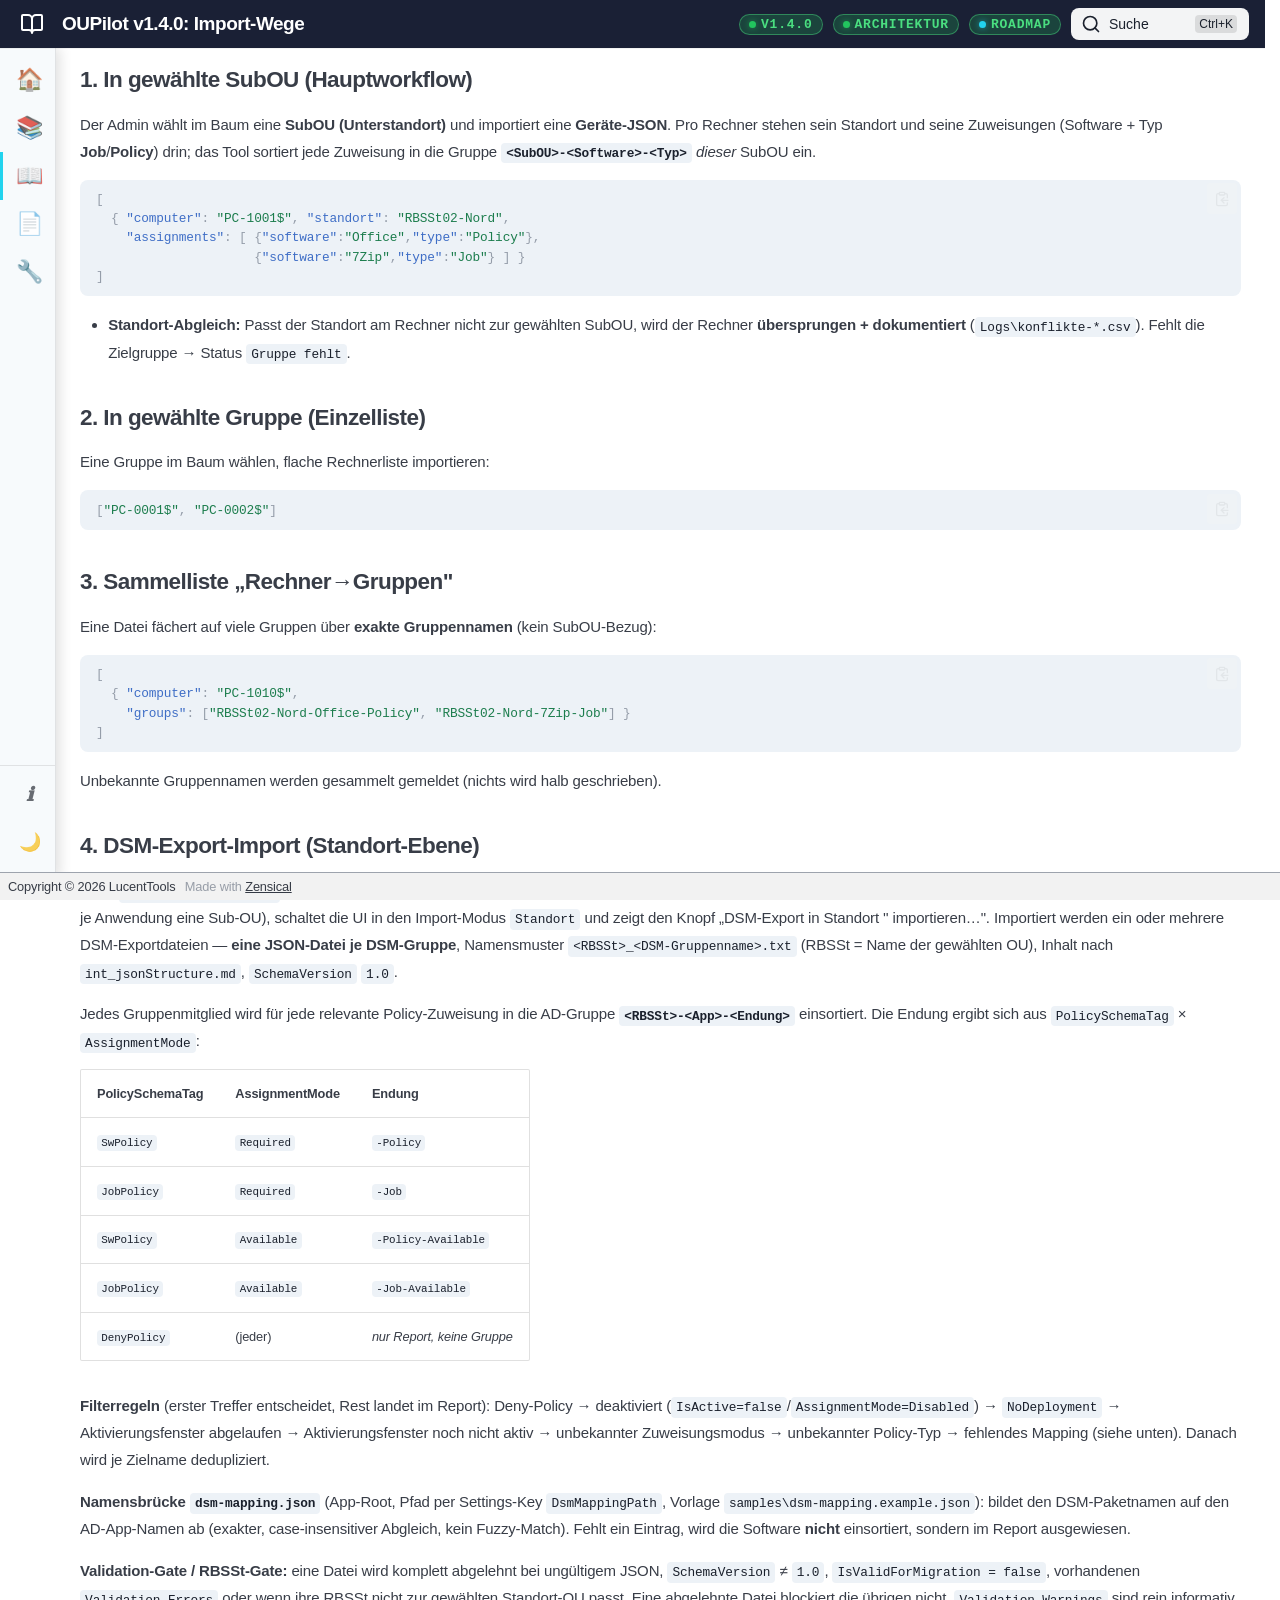
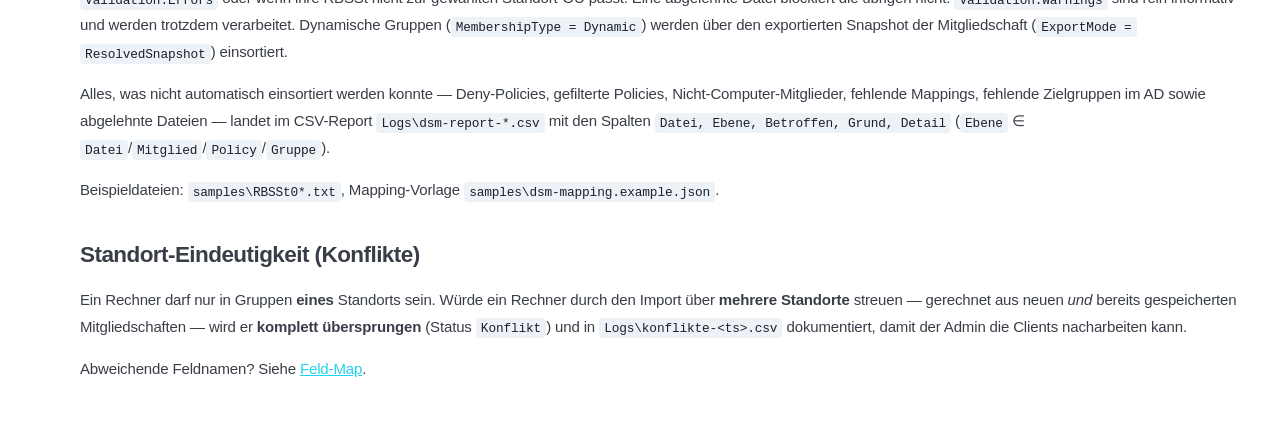
<file: referenz/import-wege/index.html>
<!doctype html>
<html lang="de" class="no-js">
  <head>
    
      <meta charset="utf-8">
      <meta name="viewport" content="width=device-width,initial-scale=1">
      
        <meta name="description" content="Rechner zu AD-Software-Gruppen hinzufügen (MECM-Deployment) · WPF/PowerShell · v1.4.0">
      
      
        <meta name="author" content="LucentTools">
      
      
      
        <link rel="prev" href="../ad-schreiben/">
      
      
        <link rel="next" href="../mitglieder-entfernen/">
      
      
        
      
      
      <link rel="icon" href="../../assets/images/favicon.png">
      <meta name="generator" content="zensical-0.0.47">
    
    
      
        <title>Import-Wege - OUPilot</title>
      
    
    
      
        
      
      <link rel="stylesheet" href="../../assets/stylesheets/modern/main.5e19f6ca.min.css">
      
        
          
        
        <link rel="stylesheet" href="../../assets/stylesheets/modern/palette.dfe2e883.min.css">
      
      


    
    
      
    
    
      
    
    
      <link rel="stylesheet" href="../../stylesheets/extra.css">
    
    <script>__md_scope=new URL("../..",location),__md_scope.pathname.endsWith("/")||(__md_scope=new URL(__md_scope.pathname+"/",location)),__md_hash=e=>[...e].reduce(((e,t)=>(e<<5)-e+t.charCodeAt(0)),0),__md_get=(e,t=localStorage,_=__md_scope)=>JSON.parse(t.getItem(_.pathname+"."+e)),__md_set=(e,t,_=localStorage,a=__md_scope)=>{try{_.setItem(a.pathname+"."+e,JSON.stringify(t))}catch(e){}},document.documentElement.setAttribute("data-platform",navigator.platform)</script>
    
      

    
    
  </head>
  
  
    
    
      
    
    
    
    
    <body dir="ltr" data-md-color-scheme="default" data-md-color-primary="custom" data-md-color-accent="custom">
  
    
    <input class="md-toggle" data-md-toggle="drawer" type="checkbox" id="__drawer" autocomplete="off">
    <input class="md-toggle" data-md-toggle="search" type="checkbox" id="__search" autocomplete="off">
    <label class="md-overlay" for="__drawer" aria-label="Navigation"></label>
    <div data-md-component="skip">
      
        
        <a href="#import-wege" class="md-skip">
          Zum Inhalt
        </a>
      
    </div>
    <div data-md-component="announce">
      
    </div>
    
    
      

  

<header class="md-header md-header--shadow" data-md-component="header">
  <nav class="md-header__inner md-grid" aria-label="Kopfzeile">
    <a href="../.." title="OUPilot" class="md-header__button md-logo" aria-label="OUPilot" data-md-component="logo">
      
  
  <svg xmlns="http://www.w3.org/2000/svg" fill="none" stroke="currentColor" stroke-linecap="round" stroke-linejoin="round" stroke-width="2" class="lucide lucide-book-open" viewBox="0 0 24 24"><path d="M12 7v14M3 18a1 1 0 0 1-1-1V4a1 1 0 0 1 1-1h5a4 4 0 0 1 4 4 4 4 0 0 1 4-4h5a1 1 0 0 1 1 1v13a1 1 0 0 1-1 1h-6a3 3 0 0 0-3 3 3 3 0 0 0-3-3z"/></svg>

    </a>
    <label class="md-header__button md-icon" for="__drawer" aria-label="Navigation">
      
      <svg xmlns="http://www.w3.org/2000/svg" fill="none" stroke="currentColor" stroke-linecap="round" stroke-linejoin="round" stroke-width="2" class="lucide lucide-menu" viewBox="0 0 24 24"><path d="M4 5h16M4 12h16M4 19h16"/></svg>
    </label>
    <div class="md-header__title" data-md-component="header-title">
      <div class="md-header__ellipsis">
        <div class="md-header__topic">
          <span class="md-ellipsis">
            OUPilot
          </span>
        </div>
        <div class="md-header__topic" data-md-component="header-topic">
          <span class="md-ellipsis">
            
              Import-Wege
            
          </span>
        </div>
      </div>
    </div>
    
      
        <form class="md-header__option" data-md-component="palette">
  
    
    
    
    <input class="md-option" data-md-color-media="(prefers-color-scheme: light)" data-md-color-scheme="default" data-md-color-primary="custom" data-md-color-accent="custom"  aria-label="Dunkelmodus aktivieren"  type="radio" name="__palette" id="__palette_0">
    
      <label class="md-header__button md-icon" title="Dunkelmodus aktivieren" for="__palette_1" hidden>
        <svg xmlns="http://www.w3.org/2000/svg" viewBox="0 0 24 24"><path d="m17.75 4.09-2.53 1.94.91 3.06-2.63-1.81-2.63 1.81.91-3.06-2.53-1.94L12.44 4l1.06-3 1.06 3zm3.5 6.91-1.64 1.25.59 1.98-1.7-1.17-1.7 1.17.59-1.98L15.75 11l2.06-.05L18.5 9l.69 1.95zm-2.28 4.95c.83-.08 1.72 1.1 1.19 1.85-.32.45-.66.87-1.08 1.27C15.17 23 8.84 23 4.94 19.07c-3.91-3.9-3.91-10.24 0-14.14.4-.4.82-.76 1.27-1.08.75-.53 1.93.36 1.85 1.19-.27 2.86.69 5.83 2.89 8.02a9.96 9.96 0 0 0 8.02 2.89m-1.64 2.02a12.08 12.08 0 0 1-7.8-3.47c-2.17-2.19-3.33-5-3.49-7.82-2.81 3.14-2.7 7.96.31 10.98 3.02 3.01 7.84 3.12 10.98.31"/></svg>
      </label>
    
  
    
    
    
    <input class="md-option" data-md-color-media="(prefers-color-scheme: dark)" data-md-color-scheme="slate" data-md-color-primary="custom" data-md-color-accent="custom"  aria-label="Hellmodus aktivieren"  type="radio" name="__palette" id="__palette_1">
    
      <label class="md-header__button md-icon" title="Hellmodus aktivieren" for="__palette_0" hidden>
        <svg xmlns="http://www.w3.org/2000/svg" viewBox="0 0 24 24"><path d="M12 7a5 5 0 0 1 5 5 5 5 0 0 1-5 5 5 5 0 0 1-5-5 5 5 0 0 1 5-5m0 2a3 3 0 0 0-3 3 3 3 0 0 0 3 3 3 3 0 0 0 3-3 3 3 0 0 0-3-3m0-7 2.39 3.42C13.65 5.15 12.84 5 12 5s-1.65.15-2.39.42zM3.34 7l4.16-.35A7.2 7.2 0 0 0 5.94 8.5c-.44.74-.69 1.5-.83 2.29zm.02 10 1.76-3.77a7.131 7.131 0 0 0 2.38 4.14zM20.65 7l-1.77 3.79a7.02 7.02 0 0 0-2.38-4.15zm-.01 10-4.14.36c.59-.51 1.12-1.14 1.54-1.86.42-.73.69-1.5.83-2.29zM12 22l-2.41-3.44c.74.27 1.55.44 2.41.44.82 0 1.63-.17 2.37-.44z"/></svg>
      </label>
    
  
</form>
      
    
    
      <script>var palette=__md_get("__palette");if(palette&&palette.color){if("(prefers-color-scheme)"===palette.color.media){var media=matchMedia("(prefers-color-scheme: light)"),input=document.querySelector(media.matches?"[data-md-color-media='(prefers-color-scheme: light)']":"[data-md-color-media='(prefers-color-scheme: dark)']");palette.color.media=input.getAttribute("data-md-color-media"),palette.color.scheme=input.getAttribute("data-md-color-scheme"),palette.color.primary=input.getAttribute("data-md-color-primary"),palette.color.accent=input.getAttribute("data-md-color-accent")}for(var[key,value]of Object.entries(palette.color))document.body.setAttribute("data-md-color-"+key,value)}</script>
    
    
    
      
      
        <label class="md-header__button md-icon" for="__search" aria-label="Suche">
          
          <svg xmlns="http://www.w3.org/2000/svg" fill="none" stroke="currentColor" stroke-linecap="round" stroke-linejoin="round" stroke-width="2" class="lucide lucide-search" viewBox="0 0 24 24"><path d="m21 21-4.34-4.34"/><circle cx="11" cy="11" r="8"/></svg>
        </label>
        <div class="md-search" data-md-component="search" role="dialog" aria-label="Suche">
  <button type="button" class="md-search__button">
    Suche
  </button>
</div>
      
    
    <div class="md-header__source">
      
    </div>
  </nav>
  
</header>
    
    <div class="md-container" data-md-component="container">
      
      
        
          
        
      
      <main class="md-main" data-md-component="main">
        <div class="md-main__inner md-grid">
          
            
              
              <div class="md-sidebar md-sidebar--primary" data-md-component="sidebar" data-md-type="navigation" >
                <div class="md-sidebar__scrollwrap">
                  <div class="md-sidebar__inner">
                    



<nav class="md-nav md-nav--primary" aria-label="Navigation" data-md-level="0">
  <label class="md-nav__title" for="__drawer">
    <a href="../.." title="OUPilot" class="md-nav__button md-logo" aria-label="OUPilot" data-md-component="logo">
      
  
  <svg xmlns="http://www.w3.org/2000/svg" fill="none" stroke="currentColor" stroke-linecap="round" stroke-linejoin="round" stroke-width="2" class="lucide lucide-book-open" viewBox="0 0 24 24"><path d="M12 7v14M3 18a1 1 0 0 1-1-1V4a1 1 0 0 1 1-1h5a4 4 0 0 1 4 4 4 4 0 0 1 4-4h5a1 1 0 0 1 1 1v13a1 1 0 0 1-1 1h-6a3 3 0 0 0-3 3 3 3 0 0 0-3-3z"/></svg>

    </a>
    OUPilot
  </label>
  
  <ul class="md-nav__list" data-md-scrollfix>
    
      
      
  
  
  
  
    <li class="md-nav__item">
      <a href="../.." class="md-nav__link">
        
  
  
  <span class="md-ellipsis">
    
  
  Überblick

    
  </span>
  
  

      </a>
    </li>
  

    
      
      
  
  
  
  
    
    
    
    
      
        
        
      
    
    
    <li class="md-nav__item md-nav__item--section md-nav__item--nested">
      
        
        
        <input class="md-nav__toggle md-toggle " type="checkbox" id="__nav_2" >
        
          
          <label class="md-nav__link" for="__nav_2" id="__nav_2_label" tabindex="">
            
  
  
  <span class="md-ellipsis">
    
  
  Grundlagen

    
  </span>
  
  

            <span class="md-nav__icon md-icon"></span>
          </label>
        
        <nav class="md-nav" data-md-level="1" aria-labelledby="__nav_2_label" aria-expanded="false">
          <label class="md-nav__title" for="__nav_2">
            <span class="md-nav__icon md-icon"></span>
            
  
  Grundlagen

          </label>
          <ul class="md-nav__list" data-md-scrollfix>
            
              
                
  
  
  
  
    <li class="md-nav__item">
      <a href="../../grundlagen/installation/" class="md-nav__link">
        
  
  
  <span class="md-ellipsis">
    
  
  Installation

    
  </span>
  
  

      </a>
    </li>
  

              
            
              
                
  
  
  
  
    <li class="md-nav__item">
      <a href="../../grundlagen/schnellstart/" class="md-nav__link">
        
  
  
  <span class="md-ellipsis">
    
  
  Schnellstart

    
  </span>
  
  

      </a>
    </li>
  

              
            
          </ul>
        </nav>
      
    </li>
  

    
      
      
  
  
    
  
  
  
    
    
    
    
      
        
        
      
    
    
    <li class="md-nav__item md-nav__item--active md-nav__item--section md-nav__item--nested">
      
        
        
        <input class="md-nav__toggle md-toggle " type="checkbox" id="__nav_3" checked>
        
          
          <label class="md-nav__link" for="__nav_3" id="__nav_3_label" tabindex="">
            
  
  
  <span class="md-ellipsis">
    
  
  Referenz

    
  </span>
  
  

            <span class="md-nav__icon md-icon"></span>
          </label>
        
        <nav class="md-nav" data-md-level="1" aria-labelledby="__nav_3_label" aria-expanded="true">
          <label class="md-nav__title" for="__nav_3">
            <span class="md-nav__icon md-icon"></span>
            
  
  Referenz

          </label>
          <ul class="md-nav__list" data-md-scrollfix>
            
              
                
  
  
  
  
    <li class="md-nav__item">
      <a href="../ad-auslesen/" class="md-nav__link">
        
  
  
  <span class="md-ellipsis">
    
  
  AD-Auslesen

    
  </span>
  
  

      </a>
    </li>
  

              
            
              
                
  
  
  
  
    <li class="md-nav__item">
      <a href="../ad-schreiben/" class="md-nav__link">
        
  
  
  <span class="md-ellipsis">
    
  
  AD-Schreiben

    
  </span>
  
  

      </a>
    </li>
  

              
            
              
                
  
  
    
  
  
  
    <li class="md-nav__item md-nav__item--active">
      
      
      
      
        
      
      
        <label class="md-nav__link md-nav__link--active" for="__toc">
          
  
  
  <span class="md-ellipsis">
    
  
  Import-Wege

    
  </span>
  
  

          <span class="md-nav__icon md-icon"></span>
        </label>
      
      <a href="././" class="md-nav__link md-nav__link--active">
        
  
  
  <span class="md-ellipsis">
    
  
  Import-Wege

    
  </span>
  
  

      </a>
      
        


<nav class="md-nav md-nav--secondary" aria-label="Inhaltsverzeichnis">
  
  
  
    
  
  
    <label class="md-nav__title" for="__toc">
      <span class="md-nav__icon md-icon"></span>
      Inhaltsverzeichnis
    </label>
    <ul class="md-nav__list" data-md-component="toc" data-md-scrollfix>
      
        <li class="md-nav__item">
  <a href="#1-in-gewahlte-subou-hauptworkflow" class="md-nav__link">
    <span class="md-ellipsis">
      <span class="md-typeset">
        1. In gewählte SubOU (Hauptworkflow)
      </span>
    </span>
  </a>
  
</li>
      
        <li class="md-nav__item">
  <a href="#2-in-gewahlte-gruppe-einzelliste" class="md-nav__link">
    <span class="md-ellipsis">
      <span class="md-typeset">
        2. In gewählte Gruppe (Einzelliste)
      </span>
    </span>
  </a>
  
</li>
      
        <li class="md-nav__item">
  <a href="#3-sammelliste-rechnergruppen" class="md-nav__link">
    <span class="md-ellipsis">
      <span class="md-typeset">
        3. Sammelliste „Rechner→Gruppen"
      </span>
    </span>
  </a>
  
</li>
      
        <li class="md-nav__item">
  <a href="#4-dsm-export-import-standort-ebene" class="md-nav__link">
    <span class="md-ellipsis">
      <span class="md-typeset">
        4. DSM-Export-Import (Standort-Ebene)
      </span>
    </span>
  </a>
  
</li>
      
        <li class="md-nav__item">
  <a href="#standort-eindeutigkeit-konflikte" class="md-nav__link">
    <span class="md-ellipsis">
      <span class="md-typeset">
        Standort-Eindeutigkeit (Konflikte)
      </span>
    </span>
  </a>
  
</li>
      
    </ul>
  
</nav>
      
    </li>
  

              
            
              
                
  
  
  
  
    <li class="md-nav__item">
      <a href="../mitglieder-entfernen/" class="md-nav__link">
        
  
  
  <span class="md-ellipsis">
    
  
  Mitglieder entfernen

    
  </span>
  
  

      </a>
    </li>
  

              
            
              
                
  
  
  
  
    <li class="md-nav__item">
      <a href="../baum-filter/" class="md-nav__link">
        
  
  
  <span class="md-ellipsis">
    
  
  Baum-Filter

    
  </span>
  
  

      </a>
    </li>
  

              
            
              
                
  
  
  
  
    <li class="md-nav__item">
      <a href="../theme/" class="md-nav__link">
        
  
  
  <span class="md-ellipsis">
    
  
  Darstellung (Theme)

    
  </span>
  
  

      </a>
    </li>
  

              
            
              
                
  
  
  
  
    <li class="md-nav__item">
      <a href="../feld-map/" class="md-nav__link">
        
  
  
  <span class="md-ellipsis">
    
  
  Feld-Map

    
  </span>
  
  

      </a>
    </li>
  

              
            
          </ul>
        </nav>
      
    </li>
  

    
      
      
  
  
  
  
    
    
    
    
      
        
        
      
    
    
    <li class="md-nav__item md-nav__item--section md-nav__item--nested">
      
        
        
        <input class="md-nav__toggle md-toggle " type="checkbox" id="__nav_4" >
        
          
          <label class="md-nav__link" for="__nav_4" id="__nav_4_label" tabindex="">
            
  
  
  <span class="md-ellipsis">
    
  
  Betrieb

    
  </span>
  
  

            <span class="md-nav__icon md-icon"></span>
          </label>
        
        <nav class="md-nav" data-md-level="1" aria-labelledby="__nav_4_label" aria-expanded="false">
          <label class="md-nav__title" for="__nav_4">
            <span class="md-nav__icon md-icon"></span>
            
  
  Betrieb

          </label>
          <ul class="md-nav__list" data-md-scrollfix>
            
              
                
  
  
  
  
    <li class="md-nav__item">
      <a href="../../betrieb/testclient/" class="md-nav__link">
        
  
  
  <span class="md-ellipsis">
    
  
  Testclient-Checkliste

    
  </span>
  
  

      </a>
    </li>
  

              
            
          </ul>
        </nav>
      
    </li>
  

    
      
      
  
  
  
  
    
    
    
    
      
        
        
      
    
    
    <li class="md-nav__item md-nav__item--section md-nav__item--nested">
      
        
        
        <input class="md-nav__toggle md-toggle " type="checkbox" id="__nav_5" >
        
          
          <label class="md-nav__link" for="__nav_5" id="__nav_5_label" tabindex="">
            
  
  
  <span class="md-ellipsis">
    
  
  Entwicklung

    
  </span>
  
  

            <span class="md-nav__icon md-icon"></span>
          </label>
        
        <nav class="md-nav" data-md-level="1" aria-labelledby="__nav_5_label" aria-expanded="false">
          <label class="md-nav__title" for="__nav_5">
            <span class="md-nav__icon md-icon"></span>
            
  
  Entwicklung

          </label>
          <ul class="md-nav__list" data-md-scrollfix>
            
              
                
  
  
  
  
    <li class="md-nav__item">
      <a href="../../entwicklung/projektstruktur/" class="md-nav__link">
        
  
  
  <span class="md-ellipsis">
    
  
  Projektstruktur

    
  </span>
  
  

      </a>
    </li>
  

              
            
              
                
  
  
  
  
    <li class="md-nav__item">
      <a href="../../entwicklung/changelog/" class="md-nav__link">
        
  
  
  <span class="md-ellipsis">
    
  
  Changelog

    
  </span>
  
  

      </a>
    </li>
  

              
            
          </ul>
        </nav>
      
    </li>
  

    
  </ul>
</nav>
                  </div>
                </div>
              </div>
            
            
              
              <div class="md-sidebar md-sidebar--secondary" data-md-component="sidebar" data-md-type="toc" >
                <div class="md-sidebar__scrollwrap">
                  
                    
                    
                    
                      
                    
                    
                      <input class="md-nav__toggle md-toggle" type="checkbox" id="__toc">
                      <div class="md-sidebar-button__wrapper">
                        <label class="md-sidebar-button" for="__toc"></label>
                      </div>
                    
                  
                  <div class="md-sidebar__inner">
                    


<nav class="md-nav md-nav--secondary" aria-label="Inhaltsverzeichnis">
  
  
  
    
  
  
    <label class="md-nav__title" for="__toc">
      <span class="md-nav__icon md-icon"></span>
      Inhaltsverzeichnis
    </label>
    <ul class="md-nav__list" data-md-component="toc" data-md-scrollfix>
      
        <li class="md-nav__item">
  <a href="#1-in-gewahlte-subou-hauptworkflow" class="md-nav__link">
    <span class="md-ellipsis">
      <span class="md-typeset">
        1. In gewählte SubOU (Hauptworkflow)
      </span>
    </span>
  </a>
  
</li>
      
        <li class="md-nav__item">
  <a href="#2-in-gewahlte-gruppe-einzelliste" class="md-nav__link">
    <span class="md-ellipsis">
      <span class="md-typeset">
        2. In gewählte Gruppe (Einzelliste)
      </span>
    </span>
  </a>
  
</li>
      
        <li class="md-nav__item">
  <a href="#3-sammelliste-rechnergruppen" class="md-nav__link">
    <span class="md-ellipsis">
      <span class="md-typeset">
        3. Sammelliste „Rechner→Gruppen"
      </span>
    </span>
  </a>
  
</li>
      
        <li class="md-nav__item">
  <a href="#4-dsm-export-import-standort-ebene" class="md-nav__link">
    <span class="md-ellipsis">
      <span class="md-typeset">
        4. DSM-Export-Import (Standort-Ebene)
      </span>
    </span>
  </a>
  
</li>
      
        <li class="md-nav__item">
  <a href="#standort-eindeutigkeit-konflikte" class="md-nav__link">
    <span class="md-ellipsis">
      <span class="md-typeset">
        Standort-Eindeutigkeit (Konflikte)
      </span>
    </span>
  </a>
  
</li>
      
    </ul>
  
</nav>
                  </div>
                </div>
              </div>
            
          
          
            <div class="md-content" data-md-component="content">
              
              <article class="md-content__inner md-typeset">
                
                  

<h1 id="import-wege">Import-Wege<a class="headerlink" href="#import-wege" title="Permanent link">&para;</a></h1>
<h2 id="1-in-gewahlte-subou-hauptworkflow">1. In gewählte SubOU (Hauptworkflow)<a class="headerlink" href="#1-in-gewahlte-subou-hauptworkflow" title="Permanent link">&para;</a></h2>
<p>Der Admin wählt im Baum eine <strong>SubOU (Unterstandort)</strong> und importiert eine
<strong>Geräte-JSON</strong>. Pro Rechner stehen sein Standort und seine Zuweisungen (Software +
Typ <strong>Job</strong>/<strong>Policy</strong>) drin; das Tool sortiert jede Zuweisung in die Gruppe
<strong><code>&lt;SubOU&gt;-&lt;Software&gt;-&lt;Typ&gt;</code></strong> <em>dieser</em> SubOU ein.</p>
<div class="language-json highlight"><pre><span></span><code><span id="__span-0-1"><a id="__codelineno-0-1" name="__codelineno-0-1" href="#__codelineno-0-1"></a><span class="p">[</span>
</span><span id="__span-0-2"><a id="__codelineno-0-2" name="__codelineno-0-2" href="#__codelineno-0-2"></a><span class="w">  </span><span class="p">{</span><span class="w"> </span><span class="nt">&quot;computer&quot;</span><span class="p">:</span><span class="w"> </span><span class="s2">&quot;PC-1001$&quot;</span><span class="p">,</span><span class="w"> </span><span class="nt">&quot;standort&quot;</span><span class="p">:</span><span class="w"> </span><span class="s2">&quot;RBSSt02-Nord&quot;</span><span class="p">,</span>
</span><span id="__span-0-3"><a id="__codelineno-0-3" name="__codelineno-0-3" href="#__codelineno-0-3"></a><span class="w">    </span><span class="nt">&quot;assignments&quot;</span><span class="p">:</span><span class="w"> </span><span class="p">[</span><span class="w"> </span><span class="p">{</span><span class="nt">&quot;software&quot;</span><span class="p">:</span><span class="s2">&quot;Office&quot;</span><span class="p">,</span><span class="nt">&quot;type&quot;</span><span class="p">:</span><span class="s2">&quot;Policy&quot;</span><span class="p">},</span>
</span><span id="__span-0-4"><a id="__codelineno-0-4" name="__codelineno-0-4" href="#__codelineno-0-4"></a><span class="w">                     </span><span class="p">{</span><span class="nt">&quot;software&quot;</span><span class="p">:</span><span class="s2">&quot;7Zip&quot;</span><span class="p">,</span><span class="nt">&quot;type&quot;</span><span class="p">:</span><span class="s2">&quot;Job&quot;</span><span class="p">}</span><span class="w"> </span><span class="p">]</span><span class="w"> </span><span class="p">}</span>
</span><span id="__span-0-5"><a id="__codelineno-0-5" name="__codelineno-0-5" href="#__codelineno-0-5"></a><span class="p">]</span>
</span></code></pre></div>
<ul>
<li><strong>Standort-Abgleich:</strong> Passt der Standort am Rechner nicht zur gewählten SubOU,
  wird der Rechner <strong>übersprungen + dokumentiert</strong> (<code>Logs\konflikte-*.csv</code>). Fehlt
  die Zielgruppe → Status <code>Gruppe fehlt</code>.</li>
</ul>
<h2 id="2-in-gewahlte-gruppe-einzelliste">2. In gewählte Gruppe (Einzelliste)<a class="headerlink" href="#2-in-gewahlte-gruppe-einzelliste" title="Permanent link">&para;</a></h2>
<p>Eine Gruppe im Baum wählen, flache Rechnerliste importieren:</p>
<div class="language-json highlight"><pre><span></span><code><span id="__span-1-1"><a id="__codelineno-1-1" name="__codelineno-1-1" href="#__codelineno-1-1"></a><span class="p">[</span><span class="s2">&quot;PC-0001$&quot;</span><span class="p">,</span><span class="w"> </span><span class="s2">&quot;PC-0002$&quot;</span><span class="p">]</span>
</span></code></pre></div>
<h2 id="3-sammelliste-rechnergruppen">3. Sammelliste „Rechner→Gruppen"<a class="headerlink" href="#3-sammelliste-rechnergruppen" title="Permanent link">&para;</a></h2>
<p>Eine Datei fächert auf viele Gruppen über <strong>exakte Gruppennamen</strong> (kein SubOU-Bezug):</p>
<div class="language-json highlight"><pre><span></span><code><span id="__span-2-1"><a id="__codelineno-2-1" name="__codelineno-2-1" href="#__codelineno-2-1"></a><span class="p">[</span>
</span><span id="__span-2-2"><a id="__codelineno-2-2" name="__codelineno-2-2" href="#__codelineno-2-2"></a><span class="w">  </span><span class="p">{</span><span class="w"> </span><span class="nt">&quot;computer&quot;</span><span class="p">:</span><span class="w"> </span><span class="s2">&quot;PC-1010$&quot;</span><span class="p">,</span>
</span><span id="__span-2-3"><a id="__codelineno-2-3" name="__codelineno-2-3" href="#__codelineno-2-3"></a><span class="w">    </span><span class="nt">&quot;groups&quot;</span><span class="p">:</span><span class="w"> </span><span class="p">[</span><span class="s2">&quot;RBSSt02-Nord-Office-Policy&quot;</span><span class="p">,</span><span class="w"> </span><span class="s2">&quot;RBSSt02-Nord-7Zip-Job&quot;</span><span class="p">]</span><span class="w"> </span><span class="p">}</span>
</span><span id="__span-2-4"><a id="__codelineno-2-4" name="__codelineno-2-4" href="#__codelineno-2-4"></a><span class="p">]</span>
</span></code></pre></div>
<p>Unbekannte Gruppennamen werden gesammelt gemeldet (nichts wird halb geschrieben).</p>
<h2 id="4-dsm-export-import-standort-ebene">4. DSM-Export-Import (Standort-Ebene)<a class="headerlink" href="#4-dsm-export-import-standort-ebene" title="Permanent link">&para;</a></h2>
<p>Kern: <code>core/dsm-import.psm1</code> (UI-frei). Wählt der Admin im Baum eine
<strong>Standort-OU</strong> (eine OU ohne direkte Gruppen, aber mit Gruppen in Sub-OUs —
reales Muster: Standort → je Anwendung eine Sub-OU), schaltet die UI in den
Import-Modus <code>Standort</code> und zeigt den Knopf „DSM-Export in Standort '<Name>'
importieren…". Importiert werden ein oder mehrere DSM-Exportdateien —
<strong>eine JSON-Datei je DSM-Gruppe</strong>, Namensmuster <code>&lt;RBSSt&gt;_&lt;DSM-Gruppenname&gt;.txt</code>
(RBSSt = Name der gewählten OU), Inhalt nach <code>int_jsonStructure.md</code>,
<code>SchemaVersion</code> <code>1.0</code>.</p>
<p>Jedes Gruppenmitglied wird für jede relevante Policy-Zuweisung in die AD-Gruppe
<strong><code>&lt;RBSSt&gt;-&lt;App&gt;-&lt;Endung&gt;</code></strong> einsortiert. Die Endung ergibt sich aus
<code>PolicySchemaTag</code> × <code>AssignmentMode</code>:</p>
<table>
<thead>
<tr>
<th>PolicySchemaTag</th>
<th>AssignmentMode</th>
<th>Endung</th>
</tr>
</thead>
<tbody>
<tr>
<td><code>SwPolicy</code></td>
<td><code>Required</code></td>
<td><code>-Policy</code></td>
</tr>
<tr>
<td><code>JobPolicy</code></td>
<td><code>Required</code></td>
<td><code>-Job</code></td>
</tr>
<tr>
<td><code>SwPolicy</code></td>
<td><code>Available</code></td>
<td><code>-Policy-Available</code></td>
</tr>
<tr>
<td><code>JobPolicy</code></td>
<td><code>Available</code></td>
<td><code>-Job-Available</code></td>
</tr>
<tr>
<td><code>DenyPolicy</code></td>
<td>(jeder)</td>
<td><em>nur Report, keine Gruppe</em></td>
</tr>
</tbody>
</table>
<p><strong>Filterregeln</strong> (erster Treffer entscheidet, Rest landet im Report):
Deny-Policy → deaktiviert (<code>IsActive=false</code>/<code>AssignmentMode=Disabled</code>) →
<code>NoDeployment</code> → Aktivierungsfenster abgelaufen → Aktivierungsfenster noch
nicht aktiv → unbekannter Zuweisungsmodus → unbekannter Policy-Typ → fehlendes
Mapping (siehe unten). Danach wird je Zielname dedupliziert.</p>
<p><strong>Namensbrücke <code>dsm-mapping.json</code></strong> (App-Root, Pfad per Settings-Key
<code>DsmMappingPath</code>, Vorlage <code>samples\dsm-mapping.example.json</code>): bildet den
DSM-Paketnamen auf den AD-App-Namen ab (exakter, case-insensitiver Abgleich,
kein Fuzzy-Match). Fehlt ein Eintrag, wird die Software <strong>nicht</strong> einsortiert,
sondern im Report ausgewiesen.</p>
<p><strong>Validation-Gate / RBSSt-Gate:</strong> eine Datei wird komplett abgelehnt bei
ungültigem JSON, <code>SchemaVersion</code> ≠ <code>1.0</code>, <code>IsValidForMigration = false</code>,
vorhandenen <code>Validation.Errors</code> oder wenn ihre RBSSt nicht zur gewählten
Standort-OU passt. Eine abgelehnte Datei blockiert die übrigen nicht.
<code>Validation.Warnings</code> sind rein informativ und werden trotzdem verarbeitet.
Dynamische Gruppen (<code>MembershipType = Dynamic</code>) werden über den exportierten
Snapshot der Mitgliedschaft (<code>ExportMode = ResolvedSnapshot</code>) einsortiert.</p>
<p>Alles, was nicht automatisch einsortiert werden konnte — Deny-Policies,
gefilterte Policies, Nicht-Computer-Mitglieder, fehlende Mappings, fehlende
Zielgruppen im AD sowie abgelehnte Dateien — landet im CSV-Report
<code>Logs\dsm-report-*.csv</code> mit den Spalten <code>Datei, Ebene, Betroffen, Grund, Detail</code>
(<code>Ebene</code> ∈ <code>Datei</code>/<code>Mitglied</code>/<code>Policy</code>/<code>Gruppe</code>).</p>
<p>Beispieldateien: <code>samples\RBSSt0*.txt</code>, Mapping-Vorlage
<code>samples\dsm-mapping.example.json</code>.</p>
<h2 id="standort-eindeutigkeit-konflikte">Standort-Eindeutigkeit (Konflikte)<a class="headerlink" href="#standort-eindeutigkeit-konflikte" title="Permanent link">&para;</a></h2>
<p>Ein Rechner darf nur in Gruppen <strong>eines</strong> Standorts sein. Würde ein Rechner durch
den Import über <strong>mehrere Standorte</strong> streuen — gerechnet aus neuen <em>und</em> bereits
gespeicherten Mitgliedschaften — wird er <strong>komplett übersprungen</strong> (Status
<code>Konflikt</code>) und in <code>Logs\konflikte-&lt;ts&gt;.csv</code> dokumentiert, damit der Admin die
Clients nacharbeiten kann.</p>
<p>Abweichende Feldnamen? Siehe <a href="../feld-map/">Feld-Map</a>.</p>














                
              </article>
            </div>
          
          
<script>var target=document.getElementById(location.hash.slice(1));target&&target.name&&(target.checked=target.name.startsWith("__tabbed_"))</script>
        </div>
        
          <button type="button" class="md-top md-icon" data-md-component="top" hidden>
  
  <svg xmlns="http://www.w3.org/2000/svg" fill="none" stroke="currentColor" stroke-linecap="round" stroke-linejoin="round" stroke-width="2" class="lucide lucide-circle-arrow-up" viewBox="0 0 24 24"><circle cx="12" cy="12" r="10"/><path d="m16 12-4-4-4 4M12 16V8"/></svg>
  Zurück zum Seitenanfang
</button>
        
      </main>
      
        <footer class="md-footer">
  
  <div class="md-footer-meta md-typeset">
    <div class="md-footer-meta__inner md-grid">
      <div class="md-copyright">
  
    <div class="md-copyright__highlight">
      Copyright &copy; 2026 LucentTools
    </div>
  
  
    Made with
    <a href="https://zensical.org/" target="_blank" rel="noopener">
      Zensical
    </a>
  
</div>
      
    </div>
  </div>
</footer>
      
    </div>
    <div class="md-dialog" data-md-component="dialog">
      <div class="md-dialog__inner md-typeset"></div>
    </div>
    
    
    
      
      
      <script id="__config" type="application/json">{"annotate":null,"base":"../..","features":["navigation.sections","navigation.top","search.highlight","content.code.copy"],"search":"../../assets/javascripts/workers/search.b6b7e04f.min.js","tags":null,"translations":{"clipboard.copied":"In Zwischenablage kopiert","clipboard.copy":"In Zwischenablage kopieren","search.result.more.one":"1 weiteres Suchergebnis auf dieser Seite","search.result.more.other":"# weitere Suchergebnisse auf dieser Seite","search.result.none":"Keine Suchergebnisse","search.result.one":"1 Suchergebnis","search.result.other":"# Suchergebnisse","search.result.placeholder":"Suchbegriff eingeben","search.result.term.missing":"Es fehlt","select.version":"Version auswählen"},"version":null}</script>
    
    
      <script src="../../assets/javascripts/bundle.0df4f2d0.min.js"></script>
      
        <script src="../../javascripts/mermaid.min.js" defer></script>
      
        <script src="../../javascripts/mermaid-init.js"></script>
      
        <script src="../../javascripts/palette-init.js"></script>
      
        <script src="../../javascripts/activity-heatmap.js"></script>
      
        <script src="../../javascripts/icon-rail.js"></script>
      
        <script src="../../javascripts/hub-stop.js"></script>
      
        <script src="../../javascripts/lightbox.js"></script>
      
    
  </body>
</html>
</file>
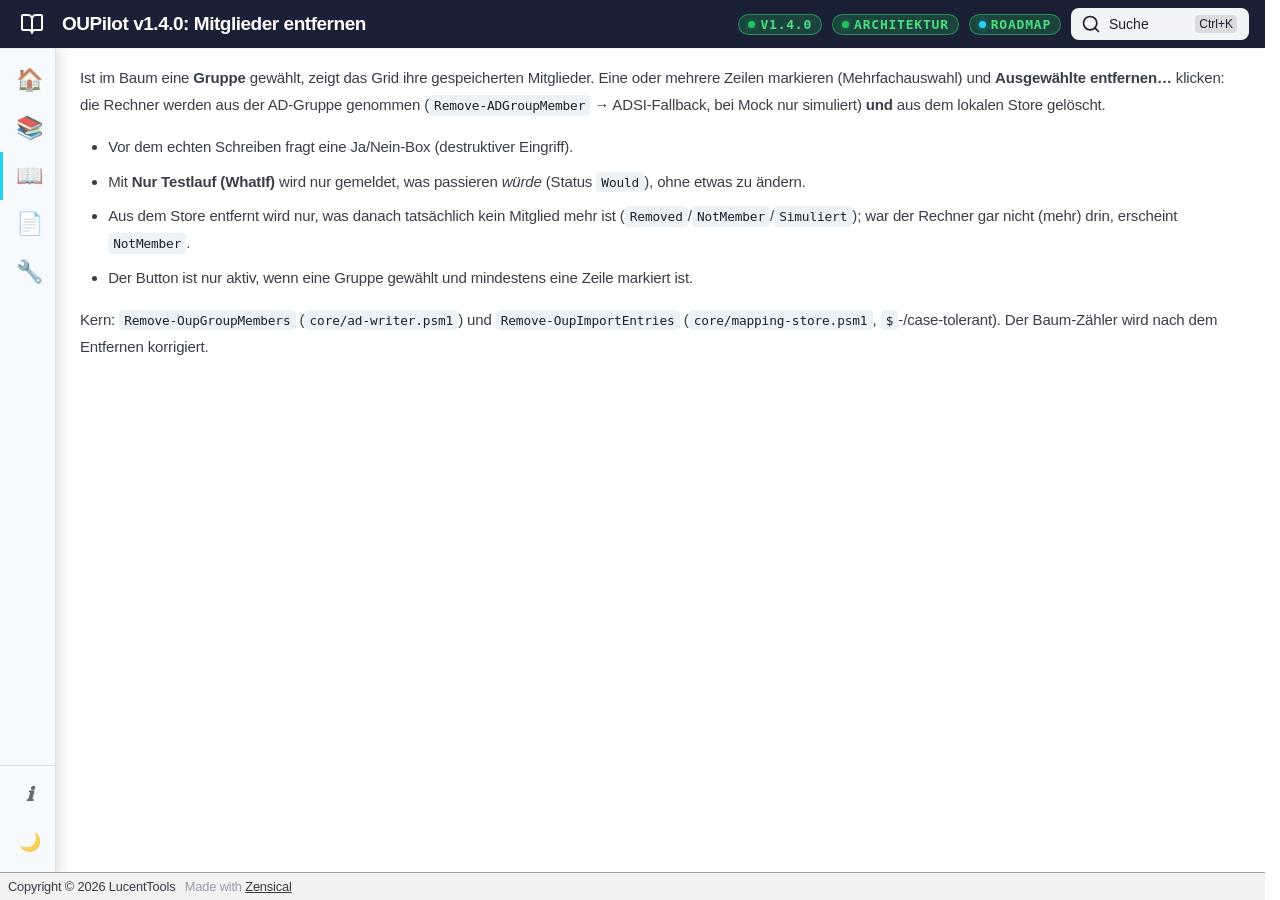
<file: referenz/mitglieder-entfernen/index.html>
<!doctype html>
<html lang="de" class="no-js">
  <head>
    
      <meta charset="utf-8">
      <meta name="viewport" content="width=device-width,initial-scale=1">
      
        <meta name="description" content="Rechner zu AD-Software-Gruppen hinzufügen (MECM-Deployment) · WPF/PowerShell · v1.4.0">
      
      
        <meta name="author" content="LucentTools">
      
      
      
        <link rel="prev" href="../import-wege/">
      
      
        <link rel="next" href="../baum-filter/">
      
      
        
      
      
      <link rel="icon" href="../../assets/images/favicon.png">
      <meta name="generator" content="zensical-0.0.47">
    
    
      
        <title>Mitglieder entfernen - OUPilot</title>
      
    
    
      
        
      
      <link rel="stylesheet" href="../../assets/stylesheets/modern/main.5e19f6ca.min.css">
      
        
          
        
        <link rel="stylesheet" href="../../assets/stylesheets/modern/palette.dfe2e883.min.css">
      
      


    
    
      
    
    
      
    
    
      <link rel="stylesheet" href="../../stylesheets/extra.css">
    
    <script>__md_scope=new URL("../..",location),__md_scope.pathname.endsWith("/")||(__md_scope=new URL(__md_scope.pathname+"/",location)),__md_hash=e=>[...e].reduce(((e,t)=>(e<<5)-e+t.charCodeAt(0)),0),__md_get=(e,t=localStorage,_=__md_scope)=>JSON.parse(t.getItem(_.pathname+"."+e)),__md_set=(e,t,_=localStorage,a=__md_scope)=>{try{_.setItem(a.pathname+"."+e,JSON.stringify(t))}catch(e){}},document.documentElement.setAttribute("data-platform",navigator.platform)</script>
    
      

    
    
  </head>
  
  
    
    
      
    
    
    
    
    <body dir="ltr" data-md-color-scheme="default" data-md-color-primary="custom" data-md-color-accent="custom">
  
    
    <input class="md-toggle" data-md-toggle="drawer" type="checkbox" id="__drawer" autocomplete="off">
    <input class="md-toggle" data-md-toggle="search" type="checkbox" id="__search" autocomplete="off">
    <label class="md-overlay" for="__drawer" aria-label="Navigation"></label>
    <div data-md-component="skip">
      
        
        <a href="#mitglieder-entfernen" class="md-skip">
          Zum Inhalt
        </a>
      
    </div>
    <div data-md-component="announce">
      
    </div>
    
    
      

  

<header class="md-header md-header--shadow" data-md-component="header">
  <nav class="md-header__inner md-grid" aria-label="Kopfzeile">
    <a href="../.." title="OUPilot" class="md-header__button md-logo" aria-label="OUPilot" data-md-component="logo">
      
  
  <svg xmlns="http://www.w3.org/2000/svg" fill="none" stroke="currentColor" stroke-linecap="round" stroke-linejoin="round" stroke-width="2" class="lucide lucide-book-open" viewBox="0 0 24 24"><path d="M12 7v14M3 18a1 1 0 0 1-1-1V4a1 1 0 0 1 1-1h5a4 4 0 0 1 4 4 4 4 0 0 1 4-4h5a1 1 0 0 1 1 1v13a1 1 0 0 1-1 1h-6a3 3 0 0 0-3 3 3 3 0 0 0-3-3z"/></svg>

    </a>
    <label class="md-header__button md-icon" for="__drawer" aria-label="Navigation">
      
      <svg xmlns="http://www.w3.org/2000/svg" fill="none" stroke="currentColor" stroke-linecap="round" stroke-linejoin="round" stroke-width="2" class="lucide lucide-menu" viewBox="0 0 24 24"><path d="M4 5h16M4 12h16M4 19h16"/></svg>
    </label>
    <div class="md-header__title" data-md-component="header-title">
      <div class="md-header__ellipsis">
        <div class="md-header__topic">
          <span class="md-ellipsis">
            OUPilot
          </span>
        </div>
        <div class="md-header__topic" data-md-component="header-topic">
          <span class="md-ellipsis">
            
              Mitglieder entfernen
            
          </span>
        </div>
      </div>
    </div>
    
      
        <form class="md-header__option" data-md-component="palette">
  
    
    
    
    <input class="md-option" data-md-color-media="(prefers-color-scheme: light)" data-md-color-scheme="default" data-md-color-primary="custom" data-md-color-accent="custom"  aria-label="Dunkelmodus aktivieren"  type="radio" name="__palette" id="__palette_0">
    
      <label class="md-header__button md-icon" title="Dunkelmodus aktivieren" for="__palette_1" hidden>
        <svg xmlns="http://www.w3.org/2000/svg" viewBox="0 0 24 24"><path d="m17.75 4.09-2.53 1.94.91 3.06-2.63-1.81-2.63 1.81.91-3.06-2.53-1.94L12.44 4l1.06-3 1.06 3zm3.5 6.91-1.64 1.25.59 1.98-1.7-1.17-1.7 1.17.59-1.98L15.75 11l2.06-.05L18.5 9l.69 1.95zm-2.28 4.95c.83-.08 1.72 1.1 1.19 1.85-.32.45-.66.87-1.08 1.27C15.17 23 8.84 23 4.94 19.07c-3.91-3.9-3.91-10.24 0-14.14.4-.4.82-.76 1.27-1.08.75-.53 1.93.36 1.85 1.19-.27 2.86.69 5.83 2.89 8.02a9.96 9.96 0 0 0 8.02 2.89m-1.64 2.02a12.08 12.08 0 0 1-7.8-3.47c-2.17-2.19-3.33-5-3.49-7.82-2.81 3.14-2.7 7.96.31 10.98 3.02 3.01 7.84 3.12 10.98.31"/></svg>
      </label>
    
  
    
    
    
    <input class="md-option" data-md-color-media="(prefers-color-scheme: dark)" data-md-color-scheme="slate" data-md-color-primary="custom" data-md-color-accent="custom"  aria-label="Hellmodus aktivieren"  type="radio" name="__palette" id="__palette_1">
    
      <label class="md-header__button md-icon" title="Hellmodus aktivieren" for="__palette_0" hidden>
        <svg xmlns="http://www.w3.org/2000/svg" viewBox="0 0 24 24"><path d="M12 7a5 5 0 0 1 5 5 5 5 0 0 1-5 5 5 5 0 0 1-5-5 5 5 0 0 1 5-5m0 2a3 3 0 0 0-3 3 3 3 0 0 0 3 3 3 3 0 0 0 3-3 3 3 0 0 0-3-3m0-7 2.39 3.42C13.65 5.15 12.84 5 12 5s-1.65.15-2.39.42zM3.34 7l4.16-.35A7.2 7.2 0 0 0 5.94 8.5c-.44.74-.69 1.5-.83 2.29zm.02 10 1.76-3.77a7.131 7.131 0 0 0 2.38 4.14zM20.65 7l-1.77 3.79a7.02 7.02 0 0 0-2.38-4.15zm-.01 10-4.14.36c.59-.51 1.12-1.14 1.54-1.86.42-.73.69-1.5.83-2.29zM12 22l-2.41-3.44c.74.27 1.55.44 2.41.44.82 0 1.63-.17 2.37-.44z"/></svg>
      </label>
    
  
</form>
      
    
    
      <script>var palette=__md_get("__palette");if(palette&&palette.color){if("(prefers-color-scheme)"===palette.color.media){var media=matchMedia("(prefers-color-scheme: light)"),input=document.querySelector(media.matches?"[data-md-color-media='(prefers-color-scheme: light)']":"[data-md-color-media='(prefers-color-scheme: dark)']");palette.color.media=input.getAttribute("data-md-color-media"),palette.color.scheme=input.getAttribute("data-md-color-scheme"),palette.color.primary=input.getAttribute("data-md-color-primary"),palette.color.accent=input.getAttribute("data-md-color-accent")}for(var[key,value]of Object.entries(palette.color))document.body.setAttribute("data-md-color-"+key,value)}</script>
    
    
    
      
      
        <label class="md-header__button md-icon" for="__search" aria-label="Suche">
          
          <svg xmlns="http://www.w3.org/2000/svg" fill="none" stroke="currentColor" stroke-linecap="round" stroke-linejoin="round" stroke-width="2" class="lucide lucide-search" viewBox="0 0 24 24"><path d="m21 21-4.34-4.34"/><circle cx="11" cy="11" r="8"/></svg>
        </label>
        <div class="md-search" data-md-component="search" role="dialog" aria-label="Suche">
  <button type="button" class="md-search__button">
    Suche
  </button>
</div>
      
    
    <div class="md-header__source">
      
    </div>
  </nav>
  
</header>
    
    <div class="md-container" data-md-component="container">
      
      
        
          
        
      
      <main class="md-main" data-md-component="main">
        <div class="md-main__inner md-grid">
          
            
              
              <div class="md-sidebar md-sidebar--primary" data-md-component="sidebar" data-md-type="navigation" >
                <div class="md-sidebar__scrollwrap">
                  <div class="md-sidebar__inner">
                    



<nav class="md-nav md-nav--primary" aria-label="Navigation" data-md-level="0">
  <label class="md-nav__title" for="__drawer">
    <a href="../.." title="OUPilot" class="md-nav__button md-logo" aria-label="OUPilot" data-md-component="logo">
      
  
  <svg xmlns="http://www.w3.org/2000/svg" fill="none" stroke="currentColor" stroke-linecap="round" stroke-linejoin="round" stroke-width="2" class="lucide lucide-book-open" viewBox="0 0 24 24"><path d="M12 7v14M3 18a1 1 0 0 1-1-1V4a1 1 0 0 1 1-1h5a4 4 0 0 1 4 4 4 4 0 0 1 4-4h5a1 1 0 0 1 1 1v13a1 1 0 0 1-1 1h-6a3 3 0 0 0-3 3 3 3 0 0 0-3-3z"/></svg>

    </a>
    OUPilot
  </label>
  
  <ul class="md-nav__list" data-md-scrollfix>
    
      
      
  
  
  
  
    <li class="md-nav__item">
      <a href="../.." class="md-nav__link">
        
  
  
  <span class="md-ellipsis">
    
  
  Überblick

    
  </span>
  
  

      </a>
    </li>
  

    
      
      
  
  
  
  
    
    
    
    
      
        
        
      
    
    
    <li class="md-nav__item md-nav__item--section md-nav__item--nested">
      
        
        
        <input class="md-nav__toggle md-toggle " type="checkbox" id="__nav_2" >
        
          
          <label class="md-nav__link" for="__nav_2" id="__nav_2_label" tabindex="">
            
  
  
  <span class="md-ellipsis">
    
  
  Grundlagen

    
  </span>
  
  

            <span class="md-nav__icon md-icon"></span>
          </label>
        
        <nav class="md-nav" data-md-level="1" aria-labelledby="__nav_2_label" aria-expanded="false">
          <label class="md-nav__title" for="__nav_2">
            <span class="md-nav__icon md-icon"></span>
            
  
  Grundlagen

          </label>
          <ul class="md-nav__list" data-md-scrollfix>
            
              
                
  
  
  
  
    <li class="md-nav__item">
      <a href="../../grundlagen/installation/" class="md-nav__link">
        
  
  
  <span class="md-ellipsis">
    
  
  Installation

    
  </span>
  
  

      </a>
    </li>
  

              
            
              
                
  
  
  
  
    <li class="md-nav__item">
      <a href="../../grundlagen/schnellstart/" class="md-nav__link">
        
  
  
  <span class="md-ellipsis">
    
  
  Schnellstart

    
  </span>
  
  

      </a>
    </li>
  

              
            
          </ul>
        </nav>
      
    </li>
  

    
      
      
  
  
    
  
  
  
    
    
    
    
      
        
        
      
    
    
    <li class="md-nav__item md-nav__item--active md-nav__item--section md-nav__item--nested">
      
        
        
        <input class="md-nav__toggle md-toggle " type="checkbox" id="__nav_3" checked>
        
          
          <label class="md-nav__link" for="__nav_3" id="__nav_3_label" tabindex="">
            
  
  
  <span class="md-ellipsis">
    
  
  Referenz

    
  </span>
  
  

            <span class="md-nav__icon md-icon"></span>
          </label>
        
        <nav class="md-nav" data-md-level="1" aria-labelledby="__nav_3_label" aria-expanded="true">
          <label class="md-nav__title" for="__nav_3">
            <span class="md-nav__icon md-icon"></span>
            
  
  Referenz

          </label>
          <ul class="md-nav__list" data-md-scrollfix>
            
              
                
  
  
  
  
    <li class="md-nav__item">
      <a href="../ad-auslesen/" class="md-nav__link">
        
  
  
  <span class="md-ellipsis">
    
  
  AD-Auslesen

    
  </span>
  
  

      </a>
    </li>
  

              
            
              
                
  
  
  
  
    <li class="md-nav__item">
      <a href="../ad-schreiben/" class="md-nav__link">
        
  
  
  <span class="md-ellipsis">
    
  
  AD-Schreiben

    
  </span>
  
  

      </a>
    </li>
  

              
            
              
                
  
  
  
  
    <li class="md-nav__item">
      <a href="../import-wege/" class="md-nav__link">
        
  
  
  <span class="md-ellipsis">
    
  
  Import-Wege

    
  </span>
  
  

      </a>
    </li>
  

              
            
              
                
  
  
    
  
  
  
    <li class="md-nav__item md-nav__item--active">
      
      
      
      
        
      
      
      <a href="././" class="md-nav__link md-nav__link--active">
        
  
  
  <span class="md-ellipsis">
    
  
  Mitglieder entfernen

    
  </span>
  
  

      </a>
      
    </li>
  

              
            
              
                
  
  
  
  
    <li class="md-nav__item">
      <a href="../baum-filter/" class="md-nav__link">
        
  
  
  <span class="md-ellipsis">
    
  
  Baum-Filter

    
  </span>
  
  

      </a>
    </li>
  

              
            
              
                
  
  
  
  
    <li class="md-nav__item">
      <a href="../theme/" class="md-nav__link">
        
  
  
  <span class="md-ellipsis">
    
  
  Darstellung (Theme)

    
  </span>
  
  

      </a>
    </li>
  

              
            
              
                
  
  
  
  
    <li class="md-nav__item">
      <a href="../feld-map/" class="md-nav__link">
        
  
  
  <span class="md-ellipsis">
    
  
  Feld-Map

    
  </span>
  
  

      </a>
    </li>
  

              
            
          </ul>
        </nav>
      
    </li>
  

    
      
      
  
  
  
  
    
    
    
    
      
        
        
      
    
    
    <li class="md-nav__item md-nav__item--section md-nav__item--nested">
      
        
        
        <input class="md-nav__toggle md-toggle " type="checkbox" id="__nav_4" >
        
          
          <label class="md-nav__link" for="__nav_4" id="__nav_4_label" tabindex="">
            
  
  
  <span class="md-ellipsis">
    
  
  Betrieb

    
  </span>
  
  

            <span class="md-nav__icon md-icon"></span>
          </label>
        
        <nav class="md-nav" data-md-level="1" aria-labelledby="__nav_4_label" aria-expanded="false">
          <label class="md-nav__title" for="__nav_4">
            <span class="md-nav__icon md-icon"></span>
            
  
  Betrieb

          </label>
          <ul class="md-nav__list" data-md-scrollfix>
            
              
                
  
  
  
  
    <li class="md-nav__item">
      <a href="../../betrieb/testclient/" class="md-nav__link">
        
  
  
  <span class="md-ellipsis">
    
  
  Testclient-Checkliste

    
  </span>
  
  

      </a>
    </li>
  

              
            
          </ul>
        </nav>
      
    </li>
  

    
      
      
  
  
  
  
    
    
    
    
      
        
        
      
    
    
    <li class="md-nav__item md-nav__item--section md-nav__item--nested">
      
        
        
        <input class="md-nav__toggle md-toggle " type="checkbox" id="__nav_5" >
        
          
          <label class="md-nav__link" for="__nav_5" id="__nav_5_label" tabindex="">
            
  
  
  <span class="md-ellipsis">
    
  
  Entwicklung

    
  </span>
  
  

            <span class="md-nav__icon md-icon"></span>
          </label>
        
        <nav class="md-nav" data-md-level="1" aria-labelledby="__nav_5_label" aria-expanded="false">
          <label class="md-nav__title" for="__nav_5">
            <span class="md-nav__icon md-icon"></span>
            
  
  Entwicklung

          </label>
          <ul class="md-nav__list" data-md-scrollfix>
            
              
                
  
  
  
  
    <li class="md-nav__item">
      <a href="../../entwicklung/projektstruktur/" class="md-nav__link">
        
  
  
  <span class="md-ellipsis">
    
  
  Projektstruktur

    
  </span>
  
  

      </a>
    </li>
  

              
            
              
                
  
  
  
  
    <li class="md-nav__item">
      <a href="../../entwicklung/changelog/" class="md-nav__link">
        
  
  
  <span class="md-ellipsis">
    
  
  Changelog

    
  </span>
  
  

      </a>
    </li>
  

              
            
          </ul>
        </nav>
      
    </li>
  

    
  </ul>
</nav>
                  </div>
                </div>
              </div>
            
            
              
              <div class="md-sidebar md-sidebar--secondary" data-md-component="sidebar" data-md-type="toc" >
                <div class="md-sidebar__scrollwrap">
                  
                    
                    
                    
                      
                    
                    
                  
                  <div class="md-sidebar__inner">
                    


<nav class="md-nav md-nav--secondary" aria-label="Inhaltsverzeichnis">
  
  
  
    
  
  
</nav>
                  </div>
                </div>
              </div>
            
          
          
            <div class="md-content" data-md-component="content">
              
              <article class="md-content__inner md-typeset">
                
                  

<h1 id="mitglieder-entfernen">Mitglieder entfernen<a class="headerlink" href="#mitglieder-entfernen" title="Permanent link">&para;</a></h1>
<p>Ist im Baum eine <strong>Gruppe</strong> gewählt, zeigt das Grid ihre gespeicherten Mitglieder.
Eine oder mehrere Zeilen markieren (Mehrfachauswahl) und <strong>Ausgewählte entfernen…</strong>
klicken: die Rechner werden aus der AD-Gruppe genommen (<code>Remove-ADGroupMember</code> →
ADSI-Fallback, bei Mock nur simuliert) <strong>und</strong> aus dem lokalen Store gelöscht.</p>
<ul>
<li>Vor dem echten Schreiben fragt eine Ja/Nein-Box (destruktiver Eingriff).</li>
<li>Mit <strong>Nur Testlauf (WhatIf)</strong> wird nur gemeldet, was passieren <em>würde</em>
  (Status <code>Would</code>), ohne etwas zu ändern.</li>
<li>Aus dem Store entfernt wird nur, was danach tatsächlich kein Mitglied mehr ist
  (<code>Removed</code>/<code>NotMember</code>/<code>Simuliert</code>); war der Rechner gar nicht (mehr) drin,
  erscheint <code>NotMember</code>.</li>
<li>Der Button ist nur aktiv, wenn eine Gruppe gewählt und mindestens eine Zeile
  markiert ist.</li>
</ul>
<p>Kern: <code>Remove-OupGroupMembers</code> (<code>core/ad-writer.psm1</code>) und <code>Remove-OupImportEntries</code>
(<code>core/mapping-store.psm1</code>, <code>$</code>-/case-tolerant). Der Baum-Zähler wird nach dem
Entfernen korrigiert.</p>














                
              </article>
            </div>
          
          
<script>var target=document.getElementById(location.hash.slice(1));target&&target.name&&(target.checked=target.name.startsWith("__tabbed_"))</script>
        </div>
        
          <button type="button" class="md-top md-icon" data-md-component="top" hidden>
  
  <svg xmlns="http://www.w3.org/2000/svg" fill="none" stroke="currentColor" stroke-linecap="round" stroke-linejoin="round" stroke-width="2" class="lucide lucide-circle-arrow-up" viewBox="0 0 24 24"><circle cx="12" cy="12" r="10"/><path d="m16 12-4-4-4 4M12 16V8"/></svg>
  Zurück zum Seitenanfang
</button>
        
      </main>
      
        <footer class="md-footer">
  
  <div class="md-footer-meta md-typeset">
    <div class="md-footer-meta__inner md-grid">
      <div class="md-copyright">
  
    <div class="md-copyright__highlight">
      Copyright &copy; 2026 LucentTools
    </div>
  
  
    Made with
    <a href="https://zensical.org/" target="_blank" rel="noopener">
      Zensical
    </a>
  
</div>
      
    </div>
  </div>
</footer>
      
    </div>
    <div class="md-dialog" data-md-component="dialog">
      <div class="md-dialog__inner md-typeset"></div>
    </div>
    
    
    
      
      
      <script id="__config" type="application/json">{"annotate":null,"base":"../..","features":["navigation.sections","navigation.top","search.highlight","content.code.copy"],"search":"../../assets/javascripts/workers/search.b6b7e04f.min.js","tags":null,"translations":{"clipboard.copied":"In Zwischenablage kopiert","clipboard.copy":"In Zwischenablage kopieren","search.result.more.one":"1 weiteres Suchergebnis auf dieser Seite","search.result.more.other":"# weitere Suchergebnisse auf dieser Seite","search.result.none":"Keine Suchergebnisse","search.result.one":"1 Suchergebnis","search.result.other":"# Suchergebnisse","search.result.placeholder":"Suchbegriff eingeben","search.result.term.missing":"Es fehlt","select.version":"Version auswählen"},"version":null}</script>
    
    
      <script src="../../assets/javascripts/bundle.0df4f2d0.min.js"></script>
      
        <script src="../../javascripts/mermaid.min.js" defer></script>
      
        <script src="../../javascripts/mermaid-init.js"></script>
      
        <script src="../../javascripts/palette-init.js"></script>
      
        <script src="../../javascripts/activity-heatmap.js"></script>
      
        <script src="../../javascripts/icon-rail.js"></script>
      
        <script src="../../javascripts/hub-stop.js"></script>
      
        <script src="../../javascripts/lightbox.js"></script>
      
    
  </body>
</html>
</file>
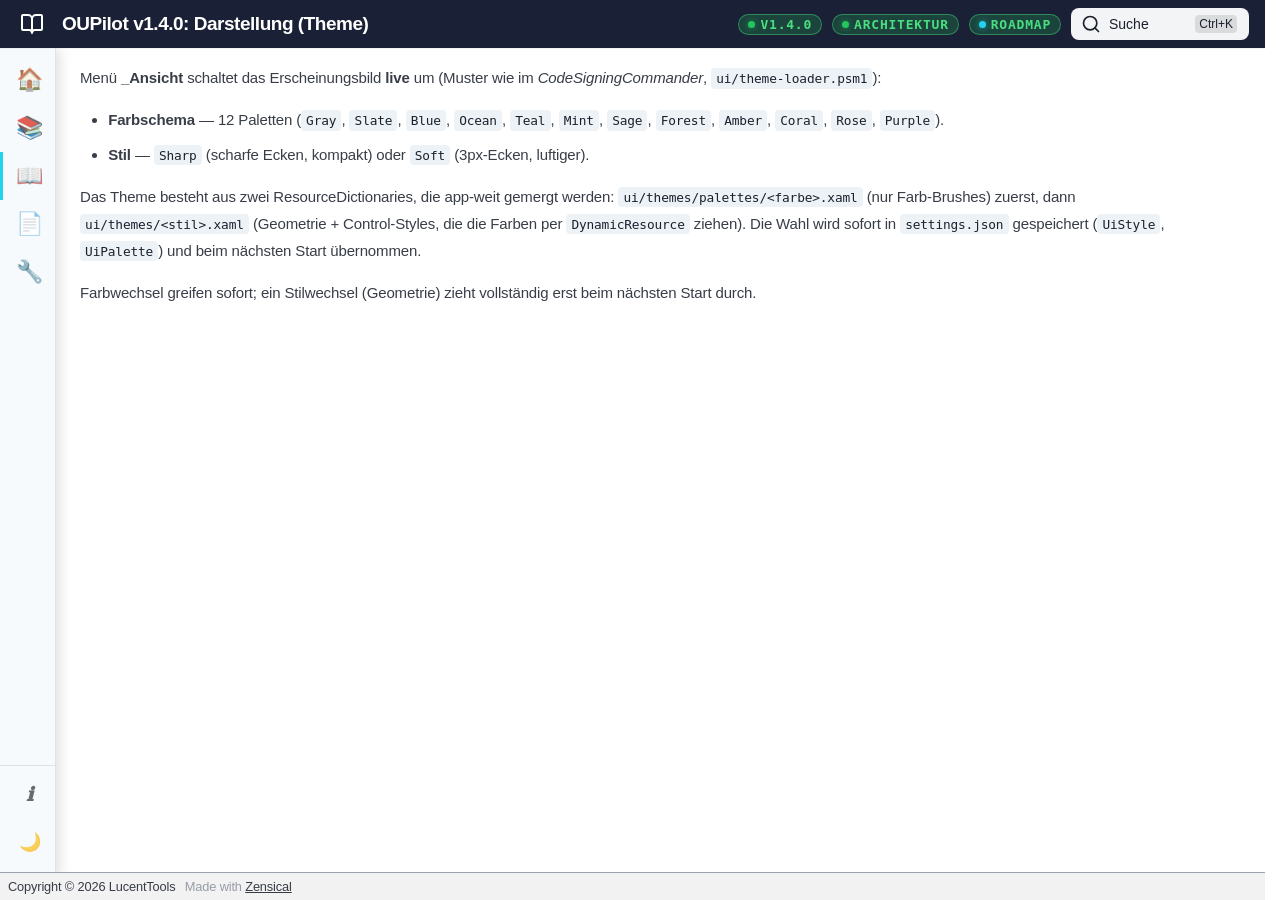
<file: referenz/theme/index.html>
<!doctype html>
<html lang="de" class="no-js">
  <head>
    
      <meta charset="utf-8">
      <meta name="viewport" content="width=device-width,initial-scale=1">
      
        <meta name="description" content="Rechner zu AD-Software-Gruppen hinzufügen (MECM-Deployment) · WPF/PowerShell · v1.4.0">
      
      
        <meta name="author" content="LucentTools">
      
      
      
        <link rel="prev" href="../baum-filter/">
      
      
        <link rel="next" href="../feld-map/">
      
      
        
      
      
      <link rel="icon" href="../../assets/images/favicon.png">
      <meta name="generator" content="zensical-0.0.47">
    
    
      
        <title>Darstellung (Theme) - OUPilot</title>
      
    
    
      
        
      
      <link rel="stylesheet" href="../../assets/stylesheets/modern/main.5e19f6ca.min.css">
      
        
          
        
        <link rel="stylesheet" href="../../assets/stylesheets/modern/palette.dfe2e883.min.css">
      
      


    
    
      
    
    
      
    
    
      <link rel="stylesheet" href="../../stylesheets/extra.css">
    
    <script>__md_scope=new URL("../..",location),__md_scope.pathname.endsWith("/")||(__md_scope=new URL(__md_scope.pathname+"/",location)),__md_hash=e=>[...e].reduce(((e,t)=>(e<<5)-e+t.charCodeAt(0)),0),__md_get=(e,t=localStorage,_=__md_scope)=>JSON.parse(t.getItem(_.pathname+"."+e)),__md_set=(e,t,_=localStorage,a=__md_scope)=>{try{_.setItem(a.pathname+"."+e,JSON.stringify(t))}catch(e){}},document.documentElement.setAttribute("data-platform",navigator.platform)</script>
    
      

    
    
  </head>
  
  
    
    
      
    
    
    
    
    <body dir="ltr" data-md-color-scheme="default" data-md-color-primary="custom" data-md-color-accent="custom">
  
    
    <input class="md-toggle" data-md-toggle="drawer" type="checkbox" id="__drawer" autocomplete="off">
    <input class="md-toggle" data-md-toggle="search" type="checkbox" id="__search" autocomplete="off">
    <label class="md-overlay" for="__drawer" aria-label="Navigation"></label>
    <div data-md-component="skip">
      
        
        <a href="#darstellung-theme" class="md-skip">
          Zum Inhalt
        </a>
      
    </div>
    <div data-md-component="announce">
      
    </div>
    
    
      

  

<header class="md-header md-header--shadow" data-md-component="header">
  <nav class="md-header__inner md-grid" aria-label="Kopfzeile">
    <a href="../.." title="OUPilot" class="md-header__button md-logo" aria-label="OUPilot" data-md-component="logo">
      
  
  <svg xmlns="http://www.w3.org/2000/svg" fill="none" stroke="currentColor" stroke-linecap="round" stroke-linejoin="round" stroke-width="2" class="lucide lucide-book-open" viewBox="0 0 24 24"><path d="M12 7v14M3 18a1 1 0 0 1-1-1V4a1 1 0 0 1 1-1h5a4 4 0 0 1 4 4 4 4 0 0 1 4-4h5a1 1 0 0 1 1 1v13a1 1 0 0 1-1 1h-6a3 3 0 0 0-3 3 3 3 0 0 0-3-3z"/></svg>

    </a>
    <label class="md-header__button md-icon" for="__drawer" aria-label="Navigation">
      
      <svg xmlns="http://www.w3.org/2000/svg" fill="none" stroke="currentColor" stroke-linecap="round" stroke-linejoin="round" stroke-width="2" class="lucide lucide-menu" viewBox="0 0 24 24"><path d="M4 5h16M4 12h16M4 19h16"/></svg>
    </label>
    <div class="md-header__title" data-md-component="header-title">
      <div class="md-header__ellipsis">
        <div class="md-header__topic">
          <span class="md-ellipsis">
            OUPilot
          </span>
        </div>
        <div class="md-header__topic" data-md-component="header-topic">
          <span class="md-ellipsis">
            
              Darstellung (Theme)
            
          </span>
        </div>
      </div>
    </div>
    
      
        <form class="md-header__option" data-md-component="palette">
  
    
    
    
    <input class="md-option" data-md-color-media="(prefers-color-scheme: light)" data-md-color-scheme="default" data-md-color-primary="custom" data-md-color-accent="custom"  aria-label="Dunkelmodus aktivieren"  type="radio" name="__palette" id="__palette_0">
    
      <label class="md-header__button md-icon" title="Dunkelmodus aktivieren" for="__palette_1" hidden>
        <svg xmlns="http://www.w3.org/2000/svg" viewBox="0 0 24 24"><path d="m17.75 4.09-2.53 1.94.91 3.06-2.63-1.81-2.63 1.81.91-3.06-2.53-1.94L12.44 4l1.06-3 1.06 3zm3.5 6.91-1.64 1.25.59 1.98-1.7-1.17-1.7 1.17.59-1.98L15.75 11l2.06-.05L18.5 9l.69 1.95zm-2.28 4.95c.83-.08 1.72 1.1 1.19 1.85-.32.45-.66.87-1.08 1.27C15.17 23 8.84 23 4.94 19.07c-3.91-3.9-3.91-10.24 0-14.14.4-.4.82-.76 1.27-1.08.75-.53 1.93.36 1.85 1.19-.27 2.86.69 5.83 2.89 8.02a9.96 9.96 0 0 0 8.02 2.89m-1.64 2.02a12.08 12.08 0 0 1-7.8-3.47c-2.17-2.19-3.33-5-3.49-7.82-2.81 3.14-2.7 7.96.31 10.98 3.02 3.01 7.84 3.12 10.98.31"/></svg>
      </label>
    
  
    
    
    
    <input class="md-option" data-md-color-media="(prefers-color-scheme: dark)" data-md-color-scheme="slate" data-md-color-primary="custom" data-md-color-accent="custom"  aria-label="Hellmodus aktivieren"  type="radio" name="__palette" id="__palette_1">
    
      <label class="md-header__button md-icon" title="Hellmodus aktivieren" for="__palette_0" hidden>
        <svg xmlns="http://www.w3.org/2000/svg" viewBox="0 0 24 24"><path d="M12 7a5 5 0 0 1 5 5 5 5 0 0 1-5 5 5 5 0 0 1-5-5 5 5 0 0 1 5-5m0 2a3 3 0 0 0-3 3 3 3 0 0 0 3 3 3 3 0 0 0 3-3 3 3 0 0 0-3-3m0-7 2.39 3.42C13.65 5.15 12.84 5 12 5s-1.65.15-2.39.42zM3.34 7l4.16-.35A7.2 7.2 0 0 0 5.94 8.5c-.44.74-.69 1.5-.83 2.29zm.02 10 1.76-3.77a7.131 7.131 0 0 0 2.38 4.14zM20.65 7l-1.77 3.79a7.02 7.02 0 0 0-2.38-4.15zm-.01 10-4.14.36c.59-.51 1.12-1.14 1.54-1.86.42-.73.69-1.5.83-2.29zM12 22l-2.41-3.44c.74.27 1.55.44 2.41.44.82 0 1.63-.17 2.37-.44z"/></svg>
      </label>
    
  
</form>
      
    
    
      <script>var palette=__md_get("__palette");if(palette&&palette.color){if("(prefers-color-scheme)"===palette.color.media){var media=matchMedia("(prefers-color-scheme: light)"),input=document.querySelector(media.matches?"[data-md-color-media='(prefers-color-scheme: light)']":"[data-md-color-media='(prefers-color-scheme: dark)']");palette.color.media=input.getAttribute("data-md-color-media"),palette.color.scheme=input.getAttribute("data-md-color-scheme"),palette.color.primary=input.getAttribute("data-md-color-primary"),palette.color.accent=input.getAttribute("data-md-color-accent")}for(var[key,value]of Object.entries(palette.color))document.body.setAttribute("data-md-color-"+key,value)}</script>
    
    
    
      
      
        <label class="md-header__button md-icon" for="__search" aria-label="Suche">
          
          <svg xmlns="http://www.w3.org/2000/svg" fill="none" stroke="currentColor" stroke-linecap="round" stroke-linejoin="round" stroke-width="2" class="lucide lucide-search" viewBox="0 0 24 24"><path d="m21 21-4.34-4.34"/><circle cx="11" cy="11" r="8"/></svg>
        </label>
        <div class="md-search" data-md-component="search" role="dialog" aria-label="Suche">
  <button type="button" class="md-search__button">
    Suche
  </button>
</div>
      
    
    <div class="md-header__source">
      
    </div>
  </nav>
  
</header>
    
    <div class="md-container" data-md-component="container">
      
      
        
          
        
      
      <main class="md-main" data-md-component="main">
        <div class="md-main__inner md-grid">
          
            
              
              <div class="md-sidebar md-sidebar--primary" data-md-component="sidebar" data-md-type="navigation" >
                <div class="md-sidebar__scrollwrap">
                  <div class="md-sidebar__inner">
                    



<nav class="md-nav md-nav--primary" aria-label="Navigation" data-md-level="0">
  <label class="md-nav__title" for="__drawer">
    <a href="../.." title="OUPilot" class="md-nav__button md-logo" aria-label="OUPilot" data-md-component="logo">
      
  
  <svg xmlns="http://www.w3.org/2000/svg" fill="none" stroke="currentColor" stroke-linecap="round" stroke-linejoin="round" stroke-width="2" class="lucide lucide-book-open" viewBox="0 0 24 24"><path d="M12 7v14M3 18a1 1 0 0 1-1-1V4a1 1 0 0 1 1-1h5a4 4 0 0 1 4 4 4 4 0 0 1 4-4h5a1 1 0 0 1 1 1v13a1 1 0 0 1-1 1h-6a3 3 0 0 0-3 3 3 3 0 0 0-3-3z"/></svg>

    </a>
    OUPilot
  </label>
  
  <ul class="md-nav__list" data-md-scrollfix>
    
      
      
  
  
  
  
    <li class="md-nav__item">
      <a href="../.." class="md-nav__link">
        
  
  
  <span class="md-ellipsis">
    
  
  Überblick

    
  </span>
  
  

      </a>
    </li>
  

    
      
      
  
  
  
  
    
    
    
    
      
        
        
      
    
    
    <li class="md-nav__item md-nav__item--section md-nav__item--nested">
      
        
        
        <input class="md-nav__toggle md-toggle " type="checkbox" id="__nav_2" >
        
          
          <label class="md-nav__link" for="__nav_2" id="__nav_2_label" tabindex="">
            
  
  
  <span class="md-ellipsis">
    
  
  Grundlagen

    
  </span>
  
  

            <span class="md-nav__icon md-icon"></span>
          </label>
        
        <nav class="md-nav" data-md-level="1" aria-labelledby="__nav_2_label" aria-expanded="false">
          <label class="md-nav__title" for="__nav_2">
            <span class="md-nav__icon md-icon"></span>
            
  
  Grundlagen

          </label>
          <ul class="md-nav__list" data-md-scrollfix>
            
              
                
  
  
  
  
    <li class="md-nav__item">
      <a href="../../grundlagen/installation/" class="md-nav__link">
        
  
  
  <span class="md-ellipsis">
    
  
  Installation

    
  </span>
  
  

      </a>
    </li>
  

              
            
              
                
  
  
  
  
    <li class="md-nav__item">
      <a href="../../grundlagen/schnellstart/" class="md-nav__link">
        
  
  
  <span class="md-ellipsis">
    
  
  Schnellstart

    
  </span>
  
  

      </a>
    </li>
  

              
            
          </ul>
        </nav>
      
    </li>
  

    
      
      
  
  
    
  
  
  
    
    
    
    
      
        
        
      
    
    
    <li class="md-nav__item md-nav__item--active md-nav__item--section md-nav__item--nested">
      
        
        
        <input class="md-nav__toggle md-toggle " type="checkbox" id="__nav_3" checked>
        
          
          <label class="md-nav__link" for="__nav_3" id="__nav_3_label" tabindex="">
            
  
  
  <span class="md-ellipsis">
    
  
  Referenz

    
  </span>
  
  

            <span class="md-nav__icon md-icon"></span>
          </label>
        
        <nav class="md-nav" data-md-level="1" aria-labelledby="__nav_3_label" aria-expanded="true">
          <label class="md-nav__title" for="__nav_3">
            <span class="md-nav__icon md-icon"></span>
            
  
  Referenz

          </label>
          <ul class="md-nav__list" data-md-scrollfix>
            
              
                
  
  
  
  
    <li class="md-nav__item">
      <a href="../ad-auslesen/" class="md-nav__link">
        
  
  
  <span class="md-ellipsis">
    
  
  AD-Auslesen

    
  </span>
  
  

      </a>
    </li>
  

              
            
              
                
  
  
  
  
    <li class="md-nav__item">
      <a href="../ad-schreiben/" class="md-nav__link">
        
  
  
  <span class="md-ellipsis">
    
  
  AD-Schreiben

    
  </span>
  
  

      </a>
    </li>
  

              
            
              
                
  
  
  
  
    <li class="md-nav__item">
      <a href="../import-wege/" class="md-nav__link">
        
  
  
  <span class="md-ellipsis">
    
  
  Import-Wege

    
  </span>
  
  

      </a>
    </li>
  

              
            
              
                
  
  
  
  
    <li class="md-nav__item">
      <a href="../mitglieder-entfernen/" class="md-nav__link">
        
  
  
  <span class="md-ellipsis">
    
  
  Mitglieder entfernen

    
  </span>
  
  

      </a>
    </li>
  

              
            
              
                
  
  
  
  
    <li class="md-nav__item">
      <a href="../baum-filter/" class="md-nav__link">
        
  
  
  <span class="md-ellipsis">
    
  
  Baum-Filter

    
  </span>
  
  

      </a>
    </li>
  

              
            
              
                
  
  
    
  
  
  
    <li class="md-nav__item md-nav__item--active">
      
      
      
      
        
      
      
      <a href="././" class="md-nav__link md-nav__link--active">
        
  
  
  <span class="md-ellipsis">
    
  
  Darstellung (Theme)

    
  </span>
  
  

      </a>
      
    </li>
  

              
            
              
                
  
  
  
  
    <li class="md-nav__item">
      <a href="../feld-map/" class="md-nav__link">
        
  
  
  <span class="md-ellipsis">
    
  
  Feld-Map

    
  </span>
  
  

      </a>
    </li>
  

              
            
          </ul>
        </nav>
      
    </li>
  

    
      
      
  
  
  
  
    
    
    
    
      
        
        
      
    
    
    <li class="md-nav__item md-nav__item--section md-nav__item--nested">
      
        
        
        <input class="md-nav__toggle md-toggle " type="checkbox" id="__nav_4" >
        
          
          <label class="md-nav__link" for="__nav_4" id="__nav_4_label" tabindex="">
            
  
  
  <span class="md-ellipsis">
    
  
  Betrieb

    
  </span>
  
  

            <span class="md-nav__icon md-icon"></span>
          </label>
        
        <nav class="md-nav" data-md-level="1" aria-labelledby="__nav_4_label" aria-expanded="false">
          <label class="md-nav__title" for="__nav_4">
            <span class="md-nav__icon md-icon"></span>
            
  
  Betrieb

          </label>
          <ul class="md-nav__list" data-md-scrollfix>
            
              
                
  
  
  
  
    <li class="md-nav__item">
      <a href="../../betrieb/testclient/" class="md-nav__link">
        
  
  
  <span class="md-ellipsis">
    
  
  Testclient-Checkliste

    
  </span>
  
  

      </a>
    </li>
  

              
            
          </ul>
        </nav>
      
    </li>
  

    
      
      
  
  
  
  
    
    
    
    
      
        
        
      
    
    
    <li class="md-nav__item md-nav__item--section md-nav__item--nested">
      
        
        
        <input class="md-nav__toggle md-toggle " type="checkbox" id="__nav_5" >
        
          
          <label class="md-nav__link" for="__nav_5" id="__nav_5_label" tabindex="">
            
  
  
  <span class="md-ellipsis">
    
  
  Entwicklung

    
  </span>
  
  

            <span class="md-nav__icon md-icon"></span>
          </label>
        
        <nav class="md-nav" data-md-level="1" aria-labelledby="__nav_5_label" aria-expanded="false">
          <label class="md-nav__title" for="__nav_5">
            <span class="md-nav__icon md-icon"></span>
            
  
  Entwicklung

          </label>
          <ul class="md-nav__list" data-md-scrollfix>
            
              
                
  
  
  
  
    <li class="md-nav__item">
      <a href="../../entwicklung/projektstruktur/" class="md-nav__link">
        
  
  
  <span class="md-ellipsis">
    
  
  Projektstruktur

    
  </span>
  
  

      </a>
    </li>
  

              
            
              
                
  
  
  
  
    <li class="md-nav__item">
      <a href="../../entwicklung/changelog/" class="md-nav__link">
        
  
  
  <span class="md-ellipsis">
    
  
  Changelog

    
  </span>
  
  

      </a>
    </li>
  

              
            
          </ul>
        </nav>
      
    </li>
  

    
  </ul>
</nav>
                  </div>
                </div>
              </div>
            
            
              
              <div class="md-sidebar md-sidebar--secondary" data-md-component="sidebar" data-md-type="toc" >
                <div class="md-sidebar__scrollwrap">
                  
                    
                    
                    
                      
                    
                    
                  
                  <div class="md-sidebar__inner">
                    


<nav class="md-nav md-nav--secondary" aria-label="Inhaltsverzeichnis">
  
  
  
    
  
  
</nav>
                  </div>
                </div>
              </div>
            
          
          
            <div class="md-content" data-md-component="content">
              
              <article class="md-content__inner md-typeset">
                
                  

<h1 id="darstellung-theme">Darstellung (Theme)<a class="headerlink" href="#darstellung-theme" title="Permanent link">&para;</a></h1>
<p>Menü <strong>_Ansicht</strong> schaltet das Erscheinungsbild <strong>live</strong> um (Muster wie im
<em>CodeSigningCommander</em>, <code>ui/theme-loader.psm1</code>):</p>
<ul>
<li><strong>Farbschema</strong> — 12 Paletten (<code>Gray</code>, <code>Slate</code>, <code>Blue</code>, <code>Ocean</code>, <code>Teal</code>, <code>Mint</code>,
  <code>Sage</code>, <code>Forest</code>, <code>Amber</code>, <code>Coral</code>, <code>Rose</code>, <code>Purple</code>).</li>
<li><strong>Stil</strong> — <code>Sharp</code> (scharfe Ecken, kompakt) oder <code>Soft</code> (3px-Ecken, luftiger).</li>
</ul>
<p>Das Theme besteht aus zwei ResourceDictionaries, die app-weit gemergt werden:
<code>ui/themes/palettes/&lt;farbe&gt;.xaml</code> (nur Farb-Brushes) zuerst, dann
<code>ui/themes/&lt;stil&gt;.xaml</code> (Geometrie + Control-Styles, die die Farben per
<code>DynamicResource</code> ziehen). Die Wahl wird sofort in <code>settings.json</code> gespeichert
(<code>UiStyle</code>, <code>UiPalette</code>) und beim nächsten Start übernommen.</p>
<p>Farbwechsel greifen sofort; ein Stilwechsel (Geometrie) zieht vollständig erst
beim nächsten Start durch.</p>














                
              </article>
            </div>
          
          
<script>var target=document.getElementById(location.hash.slice(1));target&&target.name&&(target.checked=target.name.startsWith("__tabbed_"))</script>
        </div>
        
          <button type="button" class="md-top md-icon" data-md-component="top" hidden>
  
  <svg xmlns="http://www.w3.org/2000/svg" fill="none" stroke="currentColor" stroke-linecap="round" stroke-linejoin="round" stroke-width="2" class="lucide lucide-circle-arrow-up" viewBox="0 0 24 24"><circle cx="12" cy="12" r="10"/><path d="m16 12-4-4-4 4M12 16V8"/></svg>
  Zurück zum Seitenanfang
</button>
        
      </main>
      
        <footer class="md-footer">
  
  <div class="md-footer-meta md-typeset">
    <div class="md-footer-meta__inner md-grid">
      <div class="md-copyright">
  
    <div class="md-copyright__highlight">
      Copyright &copy; 2026 LucentTools
    </div>
  
  
    Made with
    <a href="https://zensical.org/" target="_blank" rel="noopener">
      Zensical
    </a>
  
</div>
      
    </div>
  </div>
</footer>
      
    </div>
    <div class="md-dialog" data-md-component="dialog">
      <div class="md-dialog__inner md-typeset"></div>
    </div>
    
    
    
      
      
      <script id="__config" type="application/json">{"annotate":null,"base":"../..","features":["navigation.sections","navigation.top","search.highlight","content.code.copy"],"search":"../../assets/javascripts/workers/search.b6b7e04f.min.js","tags":null,"translations":{"clipboard.copied":"In Zwischenablage kopiert","clipboard.copy":"In Zwischenablage kopieren","search.result.more.one":"1 weiteres Suchergebnis auf dieser Seite","search.result.more.other":"# weitere Suchergebnisse auf dieser Seite","search.result.none":"Keine Suchergebnisse","search.result.one":"1 Suchergebnis","search.result.other":"# Suchergebnisse","search.result.placeholder":"Suchbegriff eingeben","search.result.term.missing":"Es fehlt","select.version":"Version auswählen"},"version":null}</script>
    
    
      <script src="../../assets/javascripts/bundle.0df4f2d0.min.js"></script>
      
        <script src="../../javascripts/mermaid.min.js" defer></script>
      
        <script src="../../javascripts/mermaid-init.js"></script>
      
        <script src="../../javascripts/palette-init.js"></script>
      
        <script src="../../javascripts/activity-heatmap.js"></script>
      
        <script src="../../javascripts/icon-rail.js"></script>
      
        <script src="../../javascripts/hub-stop.js"></script>
      
        <script src="../../javascripts/lightbox.js"></script>
      
    
  </body>
</html>
</file>
<file: stylesheets/extra.css>
/* ════════════════════════════════════════════════════════════
   Lucent Trails – MkDocs Material Custom CSS
   ════════════════════════════════════════════════════════════ */

/* ── Dunkelmodus (slate) ─────────────────────────────────── */
[data-md-color-scheme="slate"] {
  --md-primary-fg-color:        #0f1117;
  --md-primary-fg-color--light: #1a2035;
  --md-primary-fg-color--dark:  #080c12;
  --md-accent-fg-color:         #22D3EE;
  --md-accent-fg-color--transparent: rgba(34,211,238,.12);

  --md-default-fg-color:        rgba(221, 227, 240, 0.87);
  --md-default-fg-color--light: rgba(122, 134, 161, 0.54);
  --md-default-bg-color:        #0f1117;
  --md-default-bg-color--light: #181c27;

  --md-code-bg-color:           #1f2436;
  --md-code-fg-color:           #dde3f0;

  --md-typeset-a-color:         #22D3EE;
}

[data-md-color-scheme="slate"] .md-header,
[data-md-color-scheme="slate"] .md-tabs {
  background-color: #0f1117;
}

[data-md-color-scheme="slate"] .md-search__form {
  background-color: #1a2035;
}

[data-md-color-scheme="slate"] .md-search__input {
  color: #dde3f0;
}

[data-md-color-scheme="slate"] .md-search__input::placeholder {
  color: rgba(122, 134, 161, 0.7);
}

/* ── Hellmodus (default) ─────────────────────────────────── */
[data-md-color-scheme="default"] {
  --md-primary-fg-color:        #1a2035;
  --md-primary-fg-color--light: #2a3050;
  --md-primary-fg-color--dark:  #0f1117;
  --md-accent-fg-color:         #22D3EE;
  --md-accent-fg-color--transparent: rgba(34,211,238,.12);

  --md-default-fg-color:        rgba(26, 32, 44, 0.87);
  --md-default-fg-color--light: rgba(74, 85, 104, 0.54);
  --md-default-bg-color:        #ffffff;
  --md-default-bg-color--light: #f7fafc;

  --md-code-bg-color:           #edf2f7;
  --md-code-fg-color:           #1a202c;

  --md-typeset-a-color:         #22D3EE;
}

[data-md-color-scheme="default"] .md-header,
[data-md-color-scheme="default"] .md-tabs {
  background-color: #1a2035;
}

[data-md-color-scheme="default"] .md-header__title,
[data-md-color-scheme="default"] .md-header__topic,
[data-md-color-scheme="default"] .md-header__button,
[data-md-color-scheme="default"] .md-tabs__link {
  color: #ffffff !important;
}

[data-md-color-scheme="default"] .md-search__form {
  background-color: rgba(255, 255, 255, 0.12);
}

[data-md-color-scheme="default"] .md-search__input {
  color: #ffffff;
}

[data-md-color-scheme="default"] .md-search__input::placeholder {
  color: rgba(255, 255, 255, 0.55);
}

/* ── Sticky Header ──── */
.md-header {
  position: -webkit-sticky;
  position: sticky;
  top: 0;
  z-index: 200;
}

.md-header[data-md-state="shadow"] {
  box-shadow: 0 0 .4rem .1rem rgba(0,0,0,.25);
}

/* ── Layout-Maximierung ──────────────────────────────────── */

/* Header- + Footer-Höhe als Custom Property — Rail/Flyout richten sich danach */
:root {
  --adb-header-h: 48px;
  --adb-footer-h: 22px;
}

/* Rechtes Inhaltsverzeichnis ausblenden */
.md-sidebar--secondary {
  display: none !important;
}

/* Volle Bildschirmbreite — Material limitiert .md-grid auf ~61 rem */
.md-grid,
.md-main__inner,
.md-content {
  max-width: none !important;
}

/* Etwas Padding rechts, damit Text nicht am Viewport-Rand klebt */
.md-content__inner {
  margin-right: 1.5rem;
}

/* ── Minimalistischer Footer (maximal kompakt) ───────────── */
.md-footer {
  position: fixed;
  bottom: 0;
  left: 0;
  width: 100%;
  z-index: 250;
  background-color: var(--md-default-bg-color);
  color: var(--md-default-fg-color);
  text-align: center;
  font-size: 0.68rem;
  line-height: 1.2;
  padding: 0;
  border-top: 1px solid var(--md-default-fg-color--light);
  box-shadow: none;
}

.md-footer-meta,
.md-footer-meta__inner {
  padding: 0 !important;
  min-height: 0 !important;
}

.md-copyright {
  padding: 2px 8px !important;
  margin: 0 !important;
}

.md-copyright__highlight {
  display: inline;
  margin-right: 6px;
}

/* Footer-Puffer für fixed footer */
.md-main__inner {
  padding-bottom: 1.2rem;
}

.md-content {
  padding-bottom: 0.8rem;
}

/* ── Lucent Hub – Doku beenden Button ───────────────────────────────────── */
.hub-stop-bar {
  position: fixed;
  top: 0;
  right: 0;
  z-index: 9999;
  padding: 6px 12px;
}

.hub-stop-btn {
  background: rgba(239, 68, 68, 0.15);
  border: 1px solid rgba(239, 68, 68, 0.4);
  border-radius: 6px;
  color: #ef4444;
  font-size: 11px;
  font-family: monospace;
  padding: 4px 10px;
  cursor: pointer;
  transition: background .15s, opacity .15s;
  opacity: 0.6;
}

.hub-stop-btn:hover {
  background: rgba(239, 68, 68, 0.3);
  opacity: 1;
}

/* ── Lightbox für Doku-Screenshots ─────────────────────────────────────── */
/* Universal-Backdrop, funktioniert in Hell- und Dunkelmodus.                */
.adb-lightbox-overlay {
  position: fixed;
  inset: 0;
  background: rgba(0, 0, 0, 0.88);
  z-index: 10000;
  display: none;
  align-items: center;
  justify-content: center;
  flex-direction: column;
  padding: 24px;
  box-sizing: border-box;
  cursor: zoom-out;
}

.adb-lightbox-overlay.open {
  display: flex;
}

/* Bild belegt 90% Breite und 90% Hoehe; object-fit:contain skaliert das
   eigentliche Pixel-/SVG-Inhalt auf die laengere Achse. Folge:
     - Querformat (z.B. Mermaid 1500x400) erreicht volle 90vw Breite.
     - Hochformat erreicht die volle 90vh Hoehe (Breite skaliert kleiner). */
.adb-lightbox-img {
  width: 90vw;
  height: 90vh;
  object-fit: contain;
  box-sizing: border-box;
  box-shadow: 0 8px 40px rgba(0, 0, 0, 0.6);
  cursor: default;
  user-select: none;
}

.adb-lightbox-caption {
  color: #e0e3eb;
  font-size: 0.9rem;
  margin-top: 12px;
  text-align: center;
  max-width: 80vw;
  font-family: -apple-system, BlinkMacSystemFont, 'Segoe UI', sans-serif;
}

.adb-lightbox-close {
  position: absolute;
  top: 14px;
  right: 18px;
  background: rgba(255, 255, 255, 0.1);
  border: 1px solid rgba(255, 255, 255, 0.3);
  color: #fff;
  width: 36px;
  height: 36px;
  border-radius: 50%;
  font-size: 24px;
  line-height: 1;
  cursor: pointer;
  padding: 0;
  transition: background 0.15s;
}

.adb-lightbox-close:hover {
  background: rgba(255, 255, 255, 0.25);
}

/* Vor/Zurueck-Buttons links + rechts; Counter rechts oben neben Close. */
.adb-lightbox-nav {
  position: absolute;
  top: 50%;
  transform: translateY(-50%);
  background: rgba(255, 255, 255, 0.1);
  border: 1px solid rgba(255, 255, 255, 0.3);
  color: #fff;
  width: 44px;
  height: 44px;
  border-radius: 50%;
  font-size: 20px;
  line-height: 1;
  cursor: pointer;
  padding: 0;
  display: none;
  align-items: center;
  justify-content: center;
  transition: background 0.15s;
}

.adb-lightbox-nav:hover {
  background: rgba(255, 255, 255, 0.25);
}

.adb-lightbox-prev { left: 18px; }
.adb-lightbox-next { right: 18px; }

.adb-lightbox-counter {
  position: absolute;
  top: 20px;
  right: 70px;
  color: #e0e3eb;
  font-size: 0.85rem;
  font-family: -apple-system, BlinkMacSystemFont, 'Segoe UI', sans-serif;
  background: rgba(0, 0, 0, 0.35);
  padding: 4px 10px;
  border-radius: 12px;
  display: none;
  pointer-events: none;
}

/* Mermaid-Pre-Render-SVGs: Pergament-Ton statt knallweiss */
:root {
  --adb-mermaid-bg: #f4ecd8;
}

/* Alle Bilder im Doku-Body zentrieren (Block-Display + auto-Margins). */
.md-content article img {
  display: block;
  margin-left: auto;
  margin-right: auto;
  max-width: 100%;
  height: auto;
}

/* Inline-Icons / Emoji-Bilder ausnehmen (z.B. Material-Icons-Spans). */
.md-content article p img + br + img,
.md-content article .twemoji,
.md-content article .md-tag img {
  display: inline-block;
  margin: 0;
}

/* Projektverlauf-Timeline: Gantt oben full-width, darunter zwei Feature-Tabellen. */
.adb-timeline-gantt {
  margin: 12px 0;
}
.adb-timeline-gantt img {
  max-width: 100%;
  height: auto;
}

.adb-features-grid {
  display: grid;
  grid-template-columns: 1fr 1fr;
  gap: 16px;
  margin: 16px 0;
  align-items: start;
}
@media (max-width: 60em) {
  .adb-features-grid { grid-template-columns: 1fr; }
}

.adb-features-col h3 {
  margin: 0 0 8px;
  font-size: 0.95rem;
}

.adb-features-table {
  width: 100%;
  border-collapse: collapse;
  font-size: 0.78rem;
  line-height: 1.35;
}
.adb-features-table td {
  padding: 4px 6px;
  border-bottom: 1px solid rgba(128, 128, 128, 0.16);
  vertical-align: top;
}
.adb-features-table td:first-child {
  width: 22px;
  font-size: 1.05rem;
  text-align: center;
}
.adb-features-table td:nth-child(2) {
  white-space: nowrap;
  color: var(--md-default-fg-color);
}
[data-md-color-scheme="slate"] .adb-features-table td {
  border-bottom-color: rgba(255, 255, 255, 0.12);
}

.md-content article img[src*="/images/mermaid/"] {
  background: var(--adb-mermaid-bg);
  border-radius: 6px;
  padding: 12px;
}

.adb-lightbox-img[src$=".svg"] {
  background: var(--adb-mermaid-bg);
  border-radius: 8px;
  padding: 24px;
}

/* ═══════════════════════════════════════════════════════════════════════
   Phase 3 — Icon-Rail + Flyout-Panel

   Ersetzt die Material-Sidebar links durch eine schmale Icon-Leiste.
   Original-Sidebar bleibt im DOM (versteckt) damit Search/Routing intakt.
   Nur ab Desktop-Breite aktiv (>= 76.25em) — Mobile behaelt Drawer.
   ═══════════════════════════════════════════════════════════════════════ */

@media screen and (min-width: 76.25em) {
  /* Material-Standard-Sidebar links ausblenden */
  .md-sidebar--primary {
    display: none !important;
  }

  /* Content links Platz für 56 px Rail. Bei offenem Flyout (+240 px)
     wandert der Content-Bereich nach rechts, damit das Panel nichts
     verdeckt. Transition matched die Flyout-Slide-Dauer (0.18s).         */
  .md-main__inner {
    margin-left: 56px;
    transition: margin-left 0.18s ease-out;
  }

  body:has(.adb-rail-flyout--open) .md-main__inner {
    margin-left: 416px;  /* 56 (Rail) + 360 (Flyout) */
  }

  /* Icon-Rail — fixed, fuellt linke Seite zwischen Header und Footer */
  .adb-rail {
    position: fixed;
    left: 0;
    top: var(--adb-header-h);
    bottom: var(--adb-footer-h);
    width: 56px;
    background: var(--md-default-bg-color--light);
    border-right: 1px solid rgba(128, 128, 128, 0.2);
    display: flex;
    flex-direction: column;
    align-items: stretch;
    z-index: 100;
    overflow-y: auto;
    overflow-x: hidden;
    padding: 8px 0;
  }

  .adb-rail-btn {
    width: 56px;
    height: 48px;
    border: none;
    background: transparent;
    color: var(--md-default-fg-color);
    cursor: pointer;
    padding: 0;
    display: flex;
    align-items: center;
    justify-content: center;
    position: relative;
    transition: background-color 0.15s;
    border-left: 3px solid transparent;
  }

  .adb-rail-btn:hover {
    background: rgba(128, 128, 128, 0.12);
  }

  .adb-rail-btn--active {
    border-left-color: var(--md-accent-fg-color);
  }

  .adb-rail-btn--current {
    background: rgba(128, 128, 128, 0.16);
    border-left-color: var(--md-accent-fg-color);
  }

  .adb-rail-icon {
    font-size: 22px;
    line-height: 1;
    filter: grayscale(0.15);
  }

  /* Flyout — schiebt sich von links ein, bleibt offen bis Toggle klickt. */
  .adb-rail-flyout {
    position: fixed;
    left: 56px;
    top: var(--adb-header-h);
    bottom: var(--adb-footer-h);
    width: 360px;
    background: var(--md-default-bg-color);
    border-right: 1px solid rgba(128, 128, 128, 0.2);
    box-shadow: 4px 0 12px rgba(0, 0, 0, 0.12);
    transform: translateX(-100%);
    transition: transform 0.18s ease-out;
    z-index: 99;
    overflow-y: auto;
    overflow-x: hidden;
    display: flex;
    flex-direction: column;
  }

  /* Toggle-Pfeil am rechten Flyout-Rand — schliesst das Panel */
  .adb-rail-flyout__toggle {
    position: absolute;
    right: -14px;
    top: 50%;
    transform: translateY(-50%);
    width: 14px;
    height: 44px;
    background: var(--md-default-bg-color);
    border: 1px solid rgba(128, 128, 128, 0.2);
    border-left: none;
    border-radius: 0 6px 6px 0;
    cursor: pointer;
    display: flex;
    align-items: center;
    justify-content: center;
    color: var(--md-default-fg-color--light);
    font-size: 11px;
    padding: 0;
    z-index: 100;
  }

  .adb-rail-flyout__toggle:hover {
    background: var(--md-default-bg-color--light);
    color: var(--md-accent-fg-color);
  }

  .adb-rail-flyout--open {
    transform: translateX(0);
  }

  /* Sanfter Content-Switch zwischen offenen Sections */
  .adb-rail-flyout > * {
    transition: opacity 0.12s ease-out;
  }

  .adb-rail-flyout--fading > * {
    opacity: 0;
  }

  .adb-rail-flyout__head {
    display: flex;
    align-items: center;
    gap: 8px;
    padding: 14px 12px 10px;
    border-bottom: 1px solid rgba(128, 128, 128, 0.15);
    background: var(--md-default-bg-color--light);
    flex-shrink: 0;
  }

  .adb-rail-flyout__icon {
    font-size: 18px;
    line-height: 1;
  }

  .adb-rail-flyout__title {
    flex: 1;
    font-weight: 600;
    font-size: 0.78rem;
    color: var(--md-default-fg-color);
    overflow: hidden;
    text-overflow: ellipsis;
    white-space: nowrap;
  }

  .adb-rail-flyout__close {
    border: none;
    background: transparent;
    color: var(--md-default-fg-color--light);
    font-size: 20px;
    line-height: 1;
    cursor: pointer;
    padding: 0 4px;
    border-radius: 4px;
  }

  .adb-rail-flyout__close:hover {
    background: rgba(128, 128, 128, 0.18);
    color: var(--md-default-fg-color);
  }

  .adb-rail-flyout__list {
    list-style: none;
    padding: 4px 0;
    margin: 0;
    flex: 1;
  }

  .adb-rail-flyout__item a {
    display: block;
    padding: 4px 12px;
    color: var(--md-default-fg-color);
    text-decoration: none;
    font-size: 0.74rem;
    line-height: 1.3;
    border-left: 3px solid transparent;
    transition: background-color 0.1s, border-color 0.1s;
    overflow-wrap: anywhere;
  }

  .adb-rail-flyout__item a:hover {
    background: rgba(128, 128, 128, 0.1);
    color: var(--md-accent-fg-color);
  }

  .adb-rail-flyout__item--active a {
    background: var(--md-accent-fg-color--transparent);
    border-left-color: var(--md-accent-fg-color);
    color: var(--md-accent-fg-color);
    font-weight: 600;
  }

  /* TreeView: Sub-Gruppen mit kollabierbarem Header */
  .adb-rail-flyout__group {
    list-style: none;
  }

  .adb-rail-flyout__groupbtn {
    display: flex;
    align-items: center;
    gap: 4px;
    width: 100%;
    background: transparent;
    border: none;
    text-align: left;
    cursor: pointer;
    padding: 4px 10px;
    font-size: 0.68rem;
    color: var(--md-default-fg-color--light);
    font-weight: 700;
    text-transform: uppercase;
    letter-spacing: 0.04em;
    font-family: inherit;
  }

  .adb-rail-flyout__groupbtn:hover {
    color: var(--md-default-fg-color);
    background: rgba(128, 128, 128, 0.06);
  }

  .adb-rail-flyout__chev {
    width: 10px;
    display: inline-block;
    transition: transform 0.15s;
    font-size: 0.6rem;
    color: var(--md-default-fg-color--light);
  }

  .adb-rail-flyout__group--closed .adb-rail-flyout__chev {
    transform: rotate(-90deg);
  }

  /* Sub-Tree-Liste: weicher Auf-/Zuklapp via max-height.
     Offen-Wert großzügig, sonst werden lange Seiten-Bäume (z. B. Roadmap,
     Styleguide) im aufgeklappten Menü abgeschnitten. */
  .adb-rail-flyout__sublist {
    list-style: none;
    padding: 0;
    margin: 0;
    overflow: hidden;
    max-height: 2400px;
    transition: max-height 0.22s ease-out;
  }

  .adb-rail-flyout__group--closed > .adb-rail-flyout__sublist {
    max-height: 0;
  }

  /* Einrueckung nach Tiefe */
  .adb-rail-flyout__item[data-depth="1"] a,
  .adb-rail-flyout__group[data-depth="1"] > .adb-rail-flyout__groupbtn {
    padding-left: 20px;
  }
  .adb-rail-flyout__item[data-depth="2"] a,
  .adb-rail-flyout__group[data-depth="2"] > .adb-rail-flyout__groupbtn {
    padding-left: 32px;
  }
  .adb-rail-flyout__item[data-depth="3"] a {
    padding-left: 44px;
  }
}

/* Auf Mobile/Tablet bleibt das Original-Verhalten (Drawer) */
@media screen and (max-width: 76.24em) {
  .adb-rail,
  .adb-rail-flyout {
    display: none !important;
  }
}

/* ═══════════════════════════════════════════════════════════════════════
   Phase 4 — Header-Reorg + Search-Shortcut + Rail-Utility-Buttons
   ═══════════════════════════════════════════════════════════════════════ */

/* Palette-Toggle im Header weg (wandert in die Icon-Rail) */
.md-header [data-md-component="palette"] {
  display: none !important;
}

/* Hub-Stop-Bar oben rechts weg (wandert in die Icon-Rail) */
.hub-stop-bar {
  display: none !important;
}

/* Site-Title kompakter, Topic-Scroll-Variante ausblenden */
.md-header__title {
  font-size: 0.95rem;
  font-weight: 500;
  margin-left: 6px;
}

.md-header__topic[data-md-component="header-topic"] {
  display: none !important;
}

.md-header__inner {
  align-items: center;
}

.md-search {
  margin-right: 8px;
}

/* Status-Badge im Header */
.adb-status-badge {
  display: inline-flex;
  align-items: center;
  gap: 5px;
  margin-left: auto;
  margin-right: 10px;
  padding: 3px 9px;
  border-radius: 11px;
  background: rgba(34, 197, 94, 0.18);
  color: #16a34a;
  font-size: 0.65rem;
  font-weight: 700;
  letter-spacing: 0.06em;
  text-transform: uppercase;
  font-family: 'Consolas', 'SFMono-Regular', monospace;
  border: 1px solid rgba(34, 197, 94, 0.40);
  white-space: nowrap;
  cursor: help;
  line-height: 1;
}

.adb-status-badge__dot {
  width: 7px;
  height: 7px;
  border-radius: 50%;
  background: #22c55e;
  box-shadow: 0 0 6px rgba(34, 197, 94, 0.6);
  display: inline-block;
}

/* Roadmap-Badge-Button im Header: klickbar, öffnet den Gantt im Modal. Vom
   grünen „verifiziert"-Badge farblich abgesetzt (Cyan/Accent). */
.adb-roadmap-badge {
  margin-left: 0;
  cursor: pointer;
  appearance: none;
  -webkit-appearance: none;
  background: rgba(34, 211, 238, 0.16);
  color: #0e7490;
  border-color: rgba(34, 211, 238, 0.45);
}
.adb-roadmap-badge:hover { background: rgba(34, 211, 238, 0.30); }
.adb-roadmap-badge .adb-status-badge__dot {
  background: #22d3ee;
  box-shadow: 0 0 6px rgba(34, 211, 238, 0.6);
}
[data-md-color-scheme="default"] .adb-roadmap-badge {
  background: rgba(34, 211, 238, 0.22);
  color: #67e8f9;
}

/* Hellmodus-Header ist dunkelblau — Badge braucht hellere Kontur */
[data-md-color-scheme="default"] .adb-status-badge {
  background: rgba(34, 197, 94, 0.22);
  color: #4ade80;
  border-color: rgba(74, 222, 128, 0.45);
}

/* Projektverlauf-Badge im Header */
.adb-timeline-badge {
  display: inline-flex;
  align-items: center;
  gap: 5px;
  margin-right: 10px;
  padding: 3px 9px;
  border-radius: 11px;
  background: rgba(56, 139, 253, 0.18);
  color: #58a6ff;
  font-size: 0.65rem;
  font-weight: 700;
  letter-spacing: 0.06em;
  text-transform: uppercase;
  font-family: 'Consolas', 'SFMono-Regular', monospace;
  border: 1px solid rgba(56, 139, 253, 0.40);
  white-space: nowrap;
  text-decoration: none;
  line-height: 1;
  transition: background 100ms ease, border-color 100ms ease, transform 80ms ease;
}
.adb-timeline-badge:hover {
  background: rgba(56, 139, 253, 0.32);
  border-color: rgba(56, 139, 253, 0.65);
  transform: translateY(-1px);
}
.adb-timeline-badge__icon {
  font-size: 0.85rem;
  filter: saturate(0.85);
}
[data-md-color-scheme="default"] .adb-timeline-badge {
  background: rgba(56, 139, 253, 0.22);
  color: #79c0ff;
  border-color: rgba(56, 139, 253, 0.45);
}

/* Header-Source ausblenden — kein Repo-Link */
.md-header__source {
  display: none !important;
}

/* Search-Button sichtbar gegen dunklen Header */
.md-search__button {
  background-color: rgba(255, 255, 255, 0.95) !important;
  color: #1a202c !important;
  --md-default-fg-color: #1a202c;
  --md-default-bg-color--light: rgba(0, 0, 0, 0.10);
}

.md-search__button:hover,
.md-search__button:focus {
  background-color: #ffffff !important;
}

.md-search__button::after {
  background: rgba(0, 0, 0, 0.10) !important;
  color: #1a202c !important;
}

/* Page-H1 ganz raus (Title ist im Header). */
.md-content__inner > h1:first-child {
  display: none !important;
}

/* Permanent-Link-Anker (¶) an Headings ausblenden */
.md-typeset .headerlink {
  display: none !important;
}

/* Spacing zwischen Header und erstem Content reduzieren */
.md-main__inner {
  margin-top: 0.4rem !important;
}

.md-content__inner {
  padding-top: 0 !important;
}

.md-content__inner > *:first-child,
.md-content__inner > h1:first-child + * {
  margin-top: 0 !important;
}

/* Bilder + Mermaid-SVGs zentriert */
.md-typeset img,
.md-typeset svg {
  display: block;
  margin-left: auto;
  margin-right: auto;
}

/* Standalone-Block-Bilder */
.md-typeset > p > img,
.md-typeset > p > svg,
.md-typeset > p > a > img,
.md-typeset > p > a > svg,
.md-typeset figure > img,
.md-typeset figure > svg {
  max-width: 85%;
  max-height: 65vh;
  width: auto;
  height: auto;
}

/* Screenshots der Oberfläche: volle Content-Breite, keine Höhenkappung
   (die generische 85%/65vh-Regel oben würde sie schmal halten). */
.md-typeset > p > a > img[src*="/screenshots/"],
.md-typeset > p > img[src*="/screenshots/"] {
  max-width: 100%;
  width: 100%;
  max-height: none;
}

/* Atmender vertikaler Abstand um Block-Bilder */
.md-typeset > p:has(> img),
.md-typeset > p:has(> svg),
.md-typeset > figure {
  margin-top: 1.8em;
  margin-bottom: 1.8em;
}

/* Inline-Bilder (Listen-Icons, Links mit Thumbnail) bleiben kompakt */
.md-typeset li img,
.md-typeset a > img:not(.adb-block-img) {
  display: inline;
  margin: 0;
  width: auto;
  height: auto;
  vertical-align: middle;
}

.md-typeset li img {
  max-height: 1.4em;
}

/* Icon-Rail Utility-Footer (Palette + Stop) ────────────────── */
@media screen and (min-width: 76.25em) {
  .adb-rail-footer {
    margin-top: auto;
    border-top: 1px solid rgba(128, 128, 128, 0.2);
    padding-top: 4px;
    padding-bottom: 4px;
    display: flex;
    flex-direction: column;
  }

  .adb-rail-btn--util .adb-rail-icon {
    font-size: 18px;
  }

  .adb-rail-btn--stop {
    color: rgba(239, 68, 68, 0.85);
  }

  .adb-rail-btn--stop:hover {
    background: rgba(239, 68, 68, 0.15);
  }

  /* Dashboard-Icon-Button */
  .adb-rail-btn--dashboard {
    background: rgba(34, 197, 94, 0.10);
    border-left: 3px solid #16a34a !important;
  }

  .adb-rail-btn--dashboard:hover {
    background: rgba(34, 197, 94, 0.22);
  }

  .adb-rail-btn--dashboard .adb-rail-icon {
    font-size: 20px;
    filter: grayscale(0);
  }

  /* Archiv-Footer-Button */
  .adb-rail-btn--archive .adb-rail-icon {
    font-size: 18px;
    opacity: 0.7;
  }
  .adb-rail-btn--archive:hover .adb-rail-icon {
    opacity: 1;
  }

  /* Info-Footer-Button (Entwickler + Stack) */
  .adb-rail-btn--info .adb-rail-icon {
    font-size: 19px;
    opacity: 0.75;
    font-style: italic;
    font-family: 'Georgia', serif;
    font-weight: 700;
  }
  .adb-rail-btn--info:hover .adb-rail-icon {
    opacity: 1;
  }

  /* Info-Flyout-Inhalt (Entwickler + Stack) */
  .adb-rail-flyout__info {
    padding: 10px 14px 14px;
    flex: 1;
    overflow-y: auto;
  }

  .adb-info-block {
    margin-bottom: 14px;
  }

  .adb-info-block:last-child {
    margin-bottom: 0;
  }

  .adb-info-block h4 {
    font-size: 0.62rem;
    font-weight: 700;
    text-transform: uppercase;
    letter-spacing: 0.06em;
    color: var(--md-default-fg-color--light);
    margin: 0 0 6px;
    padding-bottom: 3px;
    border-bottom: 1px solid rgba(128, 128, 128, 0.15);
  }

  .adb-info-block p {
    margin: 0;
    font-size: 0.76rem;
    line-height: 1.45;
  }

  .adb-info-block p strong {
    font-size: 0.82rem;
    color: var(--md-default-fg-color);
  }

  .adb-info-block p a {
    font-size: 0.7rem;
    font-family: 'Consolas', 'SFMono-Regular', monospace;
    color: var(--md-accent-fg-color);
    text-decoration: none;
  }

  .adb-info-block p a:hover {
    text-decoration: underline;
  }

  .adb-info-block ul {
    list-style: none;
    padding: 0;
    margin: 0;
  }

  .adb-info-block li {
    padding: 2px 0;
    font-family: 'Consolas', 'SFMono-Regular', monospace;
    font-size: 0.7rem;
    line-height: 1.4;
    color: var(--md-default-fg-color);
  }

  /* Stack-Tabelle (Name · Version) */
  .adb-info-stack {
    width: 100%;
    border-collapse: collapse;
    font-family: 'Consolas', 'SFMono-Regular', monospace;
    font-size: 0.7rem;
  }

  .adb-info-stack td {
    padding: 3px 0;
    border-bottom: 1px solid rgba(128, 128, 128, 0.08);
    line-height: 1.3;
  }

  .adb-info-stack tr:last-child td {
    border-bottom: none;
  }

  .adb-info-stack td:first-child {
    color: var(--md-default-fg-color);
  }

  .adb-info-stack td:last-child {
    text-align: right;
    color: var(--md-default-fg-color--light);
    padding-left: 8px;
    white-space: nowrap;
  }
}

/* ═══════════════════════════════════════════════════════════════════════
   Audit-Komponenten — Bars, Snapshot-Box, Grid
   ═══════════════════════════════════════════════════════════════════════ */

/* Summary-Bar oberhalb der 3-Spalten-Übersicht ─────────────────────────── */
.adb-audit-summary {
  margin: 1.2em 0 1.6em;
}

.adb-audit-summary__bar {
  height: 14px;
  background: var(--md-default-fg-color--lightest);
  border-radius: 4px;
  overflow: hidden;
  border: 1px solid rgba(128, 128, 128, 0.15);
}

.adb-audit-summary__fill {
  height: 100%;
  background: linear-gradient(90deg, #16a34a 0%, #22c55e 100%);
  transition: width 0.3s ease-out;
}

.adb-audit-summary__label {
  margin-top: 6px;
  font-size: 0.78rem;
  color: var(--md-default-fg-color--light);
}

.adb-audit-summary--green .adb-audit-summary__label::before {
  content: '✓ ';
  color: #16a34a;
  font-weight: 700;
}

/* 3-Spalten-Grid ─────────────────────────── */
.adb-audit-grid {
  display: grid;
  grid-template-columns: repeat(3, 1fr);
  gap: 14px;
  margin: 1.4em 0;
}

@media screen and (max-width: 76.24em) {
  .adb-audit-grid {
    grid-template-columns: 1fr;
  }
}

.adb-audit-col {
  background: var(--md-default-bg-color--light);
  border: 1px solid rgba(128, 128, 128, 0.15);
  border-radius: 6px;
  padding: 10px 12px;
}

.adb-audit-col__head {
  font-size: 0.85rem;
  font-weight: 700;
  margin-bottom: 8px;
  padding-bottom: 4px;
  border-bottom: 2px solid var(--md-accent-fg-color);
  color: var(--md-default-fg-color);
  letter-spacing: 0.01em;
}

.adb-audit-col--ps  .adb-audit-col__head { border-bottom-color: #22D3EE; }
.adb-audit-col--cs  .adb-audit-col__head { border-bottom-color: #155724; }
.adb-audit-col--other .adb-audit-col__head { border-bottom-color: #856404; }

/* Audit-Items ────────────────────────────────────────────────────────── */
.adb-audit-item {
  margin-bottom: 10px;
}

.adb-audit-item:last-child {
  margin-bottom: 0;
}

.adb-audit-item__head {
  display: flex;
  justify-content: space-between;
  align-items: baseline;
  font-size: 0.78rem;
  margin-bottom: 4px;
}

.adb-audit-item__title {
  font-weight: 600;
  color: var(--md-default-fg-color);
}

.adb-audit-item__value {
  font-family: 'Consolas', 'SFMono-Regular', monospace;
  font-size: 0.74rem;
  color: var(--md-default-fg-color);
  background: rgba(128, 128, 128, 0.08);
  padding: 1px 6px;
  border-radius: 3px;
}

.adb-audit-item__bar {
  height: 8px;
  background: var(--md-default-fg-color--lightest);
  border-radius: 3px;
  overflow: hidden;
  border: 1px solid rgba(128, 128, 128, 0.12);
}

.adb-audit-item__fill {
  height: 100%;
  background: linear-gradient(90deg, #16a34a 0%, #22c55e 100%);
  transition: width 0.3s ease-out;
}

.adb-audit-item__fill--info {
  background: linear-gradient(90deg, #9ca3af 0%, #d1d5db 100%);
}

.adb-audit-item--info .adb-audit-item__value {
  color: var(--md-default-fg-color--light);
  font-style: italic;
}

.adb-audit-item__note {
  margin-top: 4px;
  font-size: 0.7rem;
  color: var(--md-default-fg-color--light);
  line-height: 1.35;
}

/* Counter-Pills (Errors/Warnings/Info · Pass/Fail/Skip) ──────────────── */
.adb-audit-counters {
  display: inline-flex;
  gap: 4px;
  margin-left: auto;
  flex-wrap: nowrap;
}

.adb-audit-counter {
  font-family: 'Consolas', 'SFMono-Regular', monospace;
  font-size: 0.64rem;
  font-weight: 600;
  padding: 1px 6px;
  border-radius: 3px;
  line-height: 1.4;
  white-space: nowrap;
  border: 1px solid transparent;
}

.adb-audit-counter--zero {
  background: rgba(128, 128, 128, 0.10);
  color: var(--md-default-fg-color--light);
  border-color: rgba(128, 128, 128, 0.18);
}

.adb-audit-counter--pass {
  background: rgba(34, 197, 94, 0.16);
  color: #16a34a;
  border-color: rgba(34, 197, 94, 0.30);
}

.adb-audit-counter--warn {
  background: rgba(245, 158, 11, 0.18);
  color: #d97706;
  border-color: rgba(245, 158, 11, 0.35);
}

.adb-audit-counter--err {
  background: rgba(239, 68, 68, 0.18);
  color: #dc2626;
  border-color: rgba(239, 68, 68, 0.35);
}

.adb-audit-counter--info {
  background: rgba(59, 130, 246, 0.16);
  color: #2563eb;
  border-color: rgba(59, 130, 246, 0.30);
}

.adb-audit-counter--todo {
  background: rgba(168, 162, 158, 0.18);
  color: #78716c;
  border-color: rgba(168, 162, 158, 0.40);
  font-style: italic;
}

/* Audit-Chips (Pill-Style) ─────────── */
.adb-audit-chip {
  display: inline-flex;
  align-items: center;
  gap: 3px;
  padding: 1px 7px;
  border-radius: 10px;
  font-size: 0.66rem;
  font-family: 'Consolas', 'SFMono-Regular', monospace;
  border: 1px solid rgba(128, 128, 128, 0.18);
  line-height: 1.4;
  white-space: nowrap;
}

.adb-audit-chip--ok {
  background: rgba(34, 197, 94, 0.12);
  color: #16a34a;
  border-color: rgba(34, 197, 94, 0.25);
}

.adb-audit-chip--ok::before {
  content: '✓';
  font-weight: 700;
}

/* Audit-Banner — kompakter horizontaler Streifen oben auf Startseite ──── */
.adb-audit-banner {
  display: flex;
  align-items: center;
  gap: 10px;
  background: linear-gradient(90deg, rgba(34, 197, 94, 0.10) 0%, rgba(34, 197, 94, 0.02) 100%);
  border: 1px solid rgba(34, 197, 94, 0.30);
  border-radius: 6px;
  padding: 6px 14px;
  font-size: 0.74rem;
  margin: 0 0 1.2em 0;
  flex-wrap: wrap;
}

.adb-audit-banner__icon {
  font-size: 1.05rem;
  line-height: 1;
}

.adb-audit-banner__status {
  font-weight: 700;
  color: #16a34a;
  letter-spacing: 0.02em;
}

.adb-audit-banner__bar {
  flex: 0 0 80px;
  height: 8px;
  background: rgba(128, 128, 128, 0.18);
  border-radius: 3px;
  overflow: hidden;
  display: inline-block;
}

.adb-audit-banner__fill {
  display: block;
  height: 100%;
  background: linear-gradient(90deg, #16a34a 0%, #22c55e 100%);
}

.adb-audit-banner__count {
  font-family: 'Consolas', 'SFMono-Regular', monospace;
  font-size: 0.72rem;
  color: var(--md-default-fg-color--light);
}

.adb-audit-banner__chips {
  display: inline-flex;
  flex-wrap: wrap;
  gap: 4px;
  flex: 1;
  min-width: 0;
}

.adb-audit-banner__date {
  font-size: 0.7rem;
  color: var(--md-default-fg-color--light);
  font-family: 'Consolas', 'SFMono-Regular', monospace;
}

.adb-audit-banner__link {
  font-size: 0.74rem;
  font-weight: 600;
  margin-left: 4px;
  white-space: nowrap;
}

/* Audit-Detail-Karten auf Dashboard ──────────────────────────────────── */
.adb-audit-detail {
  background: var(--md-default-bg-color--light);
  border: 1px solid rgba(128, 128, 128, 0.15);
  border-radius: 6px;
  padding: 10px 14px;
  margin-bottom: 10px;
}

.adb-audit-detail__head {
  display: flex;
  align-items: center;
  gap: 8px;
  font-size: 0.88rem;
  margin-bottom: 6px;
}

.adb-audit-detail__icon {
  font-size: 1em;
  width: 22px;
  height: 22px;
  display: inline-flex;
  align-items: center;
  justify-content: center;
  border-radius: 50%;
  font-weight: 700;
}

.adb-audit-detail__icon--ok {
  background: rgba(34, 197, 94, 0.18);
  color: #16a34a;
}

.adb-audit-detail__title {
  flex: 1;
  font-weight: 700;
}

.adb-audit-detail__time {
  font-size: 0.72rem;
  color: var(--md-default-fg-color--light);
  font-family: 'Consolas', 'SFMono-Regular', monospace;
}

.adb-audit-detail__body {
  font-size: 0.82rem;
  line-height: 1.5;
  color: var(--md-default-fg-color);
}

/* Audit-History-Tabelle ─────────────────────────────────────────────── */
.adb-audit-history table {
  font-size: 0.78rem;
}

.adb-audit-history th,
.adb-audit-history td {
  padding: 4px 8px;
}


/* ────────────────────────────────────────────────────────────────────────
   Projektverlauf — Activity-Heatmap + Phase-Buttons + Detail-Pane
   ──────────────────────────────────────────────────────────────────────── */

/* Color-Stops — 7-stufige Skala, mehrfarbig, KONTRASTREICHER:
   0     · leeres Feld (klar gegen weißen Article-BG abgehoben)
   1–2   · Grau hell
   3–5   · Grau dunkel
   6–12  · Grün hell  (produktiver Tag)
   13–20 · Grün dunkel
   21–40 · Orange/Rot hell (Marathon-Tag)
   41+   · Rot dunkel (Audit-Marathon-Tag — viele kleine Commits)
   Light-Mode: Bucket 0 jetzt deutlich grau (vorher quasi unsichtbar).
   Dark-Mode: Bucket 0 etwas heller als Article-BG für gleichen Effekt. */
:root {
  --adb-act-0: #dfe2e5;       /* 0     · leer    — sichtbar gegen weißen BG */
  --adb-act-1: #bcc1c7;       /* 1–2   · grau hell */
  --adb-act-2: #838890;       /* 3–5   · grau dunkel */
  --adb-act-3: #7cd394;       /* 6–12  · grün hell */
  --adb-act-4: #2ea44f;       /* 13–20 · grün dunkel */
  --adb-act-5: #f0883e;       /* 21–40 · orange */
  --adb-act-6: #cf222e;       /* 41+   · rot */
  --adb-act-border: rgba(0,0,0,0.12);
}
[data-md-color-scheme="slate"] {
  --adb-act-0: #2b3145;       /* deutlich heller als #0f1117 Article-BG */
  --adb-act-1: #404863;
  --adb-act-2: #6c7593;
  --adb-act-3: #1a6939;
  --adb-act-4: #2ea44f;
  --adb-act-5: #d8782b;
  --adb-act-6: #e04a4a;
  --adb-act-border: rgba(255,255,255,0.12);
}

.adb-act-heatmap {
  display: flex;
  flex-direction: column;
  gap: 6px;
  padding: 12px 0;
  font-size: 11px;
}

.adb-act-months {
  display: grid;
  grid-template-columns: auto repeat(53, 1fr);
  column-gap: 2px;
  opacity: 0.7;
  padding-left: 22px;  /* Day-Label-Spalte */
}
.adb-act-month-label {
  font-size: 10px;
  white-space: nowrap;
}

.adb-act-grid {
  display: grid;
  /* /projektverlauf-Seite: 10-Zeilen-Layout (Dekaden), 20 px Zellen + 3 px Gap
     — deutlich größer als auf der Startseite. */
  grid-template-rows: repeat(10, 20px);
  column-gap: 3px;
  row-gap: 3px;
  grid-auto-flow: column;
}

.adb-act-day-label {
  font-size: 10px;
  opacity: 0.6;
  padding-right: 4px;
  line-height: 20px;
}

.adb-act-cell {
  display: inline-block;
  width: 20px;
  height: 20px;
  border-radius: 3px;
  border: 1px solid var(--adb-act-border);
  background: var(--adb-act-0);
  transition: transform 80ms ease, outline 80ms ease;
}
.adb-act-cell--empty { background: transparent; border-color: transparent; }
.adb-act-cell--b0 { background: var(--adb-act-0); }
.adb-act-cell--b1 { background: var(--adb-act-1); }
.adb-act-cell--b2 { background: var(--adb-act-2); }
.adb-act-cell--b3 { background: var(--adb-act-3); }
.adb-act-cell--b4 { background: var(--adb-act-4); }
.adb-act-cell--b5 { background: var(--adb-act-5); }
.adb-act-cell--b6 { background: var(--adb-act-6); }
.adb-act-legend__sep {
  font-size: 9px;
  opacity: 0.5;
  margin: 0 2px;
}
.adb-act-cell--clickable {
  cursor: pointer;
}
.adb-act-cell--clickable:hover {
  outline: 2px solid var(--md-accent-fg-color, #22D3EE);
  outline-offset: 1px;
  transform: scale(1.15);
}

.adb-act-legend {
  display: flex;
  align-items: center;
  gap: 4px;
  justify-content: flex-end;
  opacity: 0.7;
  margin-top: 4px;
  font-size: 10px;
}
.adb-act-legend .adb-act-cell { width: 10px; height: 10px; }

/* Statistik-Block: 3 große Zahlen + Kind-Pills */
.adb-act-stats-grid {
  display: grid;
  grid-template-columns: repeat(3, 1fr);
  gap: 16px;
  margin: 16px 0;
}
.adb-act-stats-grid > div {
  display: flex;
  flex-direction: column;
  align-items: flex-start;
  padding: 12px 16px;
  background: var(--md-default-bg-color--light, #f7fafc);
  border-radius: 4px;
  border-left: 3px solid var(--md-accent-fg-color, #22D3EE);
}
.adb-act-stats-grid strong {
  font-size: 24px;
  font-weight: 600;
  line-height: 1;
}
.adb-act-stats-grid span {
  font-size: 11px;
  opacity: 0.7;
  margin-top: 4px;
  text-transform: uppercase;
  letter-spacing: 0.04em;
}

.adb-act-pills {
  display: flex;
  flex-wrap: wrap;
  gap: 6px;
  margin: 12px 0 24px;
}
.adb-act-pill {
  font-size: 11px;
  padding: 3px 8px;
  border-radius: 10px;
  background: var(--md-default-bg-color--light, #f0f0f0);
  font-family: var(--md-code-font, monospace);
}
.adb-act-pill em { font-style: normal; font-weight: 600; opacity: 0.8; }
.adb-act-pill--feat   { background: rgba(64,196,99,0.18); }
.adb-act-pill--fix    { background: rgba(176,48,48,0.18); }
.adb-act-pill--docs   { background: rgba(34,211,238,0.14); }
.adb-act-pill--refactor { background: rgba(214,138,0,0.18); }
.adb-act-pill--audit  { background: rgba(138,101,0,0.18); }
.adb-act-pill--hotfix { background: rgba(176,48,48,0.28); }
.adb-act-pill--chore  { background: rgba(120,120,120,0.18); }
.adb-act-pill--test   { background: rgba(64,196,99,0.12); }
.adb-act-pill--perf   { background: rgba(255,140,0,0.18); }

/* Phase-Buttons unter dem Gantt */
.adb-act-phases {
  display: grid;
  grid-template-columns: repeat(auto-fit, minmax(260px, 1fr));
  gap: 8px;
  margin: 16px 0;
}
.adb-act-phase-btn {
  text-align: left;
  padding: 10px 14px;
  border: 1px solid var(--adb-act-border);
  border-radius: 4px;
  background: var(--md-default-bg-color, #fff);
  cursor: pointer;
  transition: background 80ms ease, border-color 80ms ease, transform 80ms ease;
  display: flex;
  flex-direction: column;
  gap: 4px;
  font: inherit;
  color: inherit;
}
.adb-act-phase-btn:hover {
  background: var(--md-default-bg-color--light, #f7fafc);
  border-color: var(--md-accent-fg-color, #22D3EE);
  transform: translateX(2px);
}
.adb-act-phase-btn__label {
  font-weight: 600;
  font-size: 13px;
}
.adb-act-phase-btn__range {
  font-size: 11px;
  opacity: 0.7;
  font-family: var(--md-code-font, monospace);
}
.adb-act-phase-btn--feature  { border-left: 3px solid #40c463; }
.adb-act-phase-btn--fix      { border-left: 3px solid #B03030; }
.adb-act-phase-btn--docs     { border-left: 3px solid #22D3EE; }
.adb-act-phase-btn--perf     { border-left: 3px solid #FF8C00; }
.adb-act-phase-btn--audit    { border-left: 3px solid #8A6500; }
.adb-act-phase-btn--chore    { border-left: 3px solid #888888; }
.adb-act-phase-btn--baseline { border-left: 3px solid #5C6BC0; }

/* Detail-Pane: erscheint nach Klick */
.adb-act-detail {
  margin-top: 16px;
  padding: 0;
  border-radius: 4px;
  background: var(--md-default-bg-color--light, #f7fafc);
  border: 1px solid var(--adb-act-border);
}
.adb-act-detail:empty { display: none; }
.adb-act-detail__head {
  display: flex;
  align-items: center;
  gap: 12px;
  padding: 10px 16px;
  border-bottom: 1px solid var(--adb-act-border);
}
.adb-act-detail__head strong { flex: 1; }
.adb-act-detail__count {
  font-size: 11px;
  padding: 2px 8px;
  border-radius: 10px;
  background: var(--md-default-bg-color, #fff);
  font-family: var(--md-code-font, monospace);
}
.adb-act-detail__close {
  width: 24px;
  height: 24px;
  border-radius: 12px;
  border: none;
  background: transparent;
  cursor: pointer;
  font-size: 18px;
  line-height: 1;
  opacity: 0.6;
}
.adb-act-detail__close:hover { opacity: 1; background: var(--md-default-bg-color, #fff); }
.adb-act-detail__list {
  list-style: none;
  margin: 0;
  padding: 0;
  max-height: 480px;
  overflow-y: auto;
}
.adb-act-detail__item {
  display: grid;
  grid-template-columns: 70px 80px 1fr auto;
  gap: 8px;
  align-items: baseline;
  padding: 6px 16px;
  border-bottom: 1px solid var(--adb-act-border);
  font-size: 12px;
}
.adb-act-detail__item:last-child { border-bottom: none; }
.adb-act-detail__sha {
  font-family: var(--md-code-font, monospace);
  opacity: 0.7;
  font-size: 11px;
}
.adb-act-detail__kind {
  font-size: 10px;
  padding: 1px 6px;
  border-radius: 8px;
  background: var(--md-default-bg-color, #fff);
  text-transform: uppercase;
  letter-spacing: 0.04em;
  opacity: 0.8;
}
.adb-act-detail__subject {
  font-family: var(--md-text-font, inherit);
  word-break: break-word;
}
.adb-act-detail__date {
  font-size: 10px;
  opacity: 0.5;
  font-family: var(--md-code-font, monospace);
}
.adb-act-detail__empty {
  padding: 24px 16px;
  text-align: center;
  opacity: 0.6;
  font-style: italic;
}

/* ────────────────────────────────────────────────────────────────────────
   Startseite — kompaktes Layout: Audit-Banner + Architektur-Bild + Footer
   ──────────────────────────────────────────────────────────────────────── */

/* Custom-Properties für die Startseite — skalieren mit Viewport. */
:root {
  --adb-home-cell:     clamp(10px, 1.1vw, 16px);
  --adb-home-cell-gap: 2px;
  --adb-home-col-h:    clamp(180px, 24vh, 240px);
  --adb-home-title-fs: 9px;
  /* Viewport minus Material-Header (~50px), Material-Footer (~80px) und 16px Atemraum */
  --adb-home-page-h:   clamp(560px, calc(100vh - 146px), 1600px);
}

/* Wrapper-Layout: Flex-Column mit fixer Hoehe = Viewport - Material-Chrome.
   Banner + Footer sind 0 0 auto, Arch streckt sich (flex: 1) und fuellt den
   Restplatz, sodass Heatmap+Insights immer an der Unterkante andocken. */
.adb-home-layout {
  display: flex;
  flex-direction: column;
  height: var(--adb-home-page-h);
  max-height: var(--adb-home-page-h);
  box-sizing: border-box;
  gap: 8px;
}

/* Material-Bottom-Padding der Article-Container nullen */
body:has(.adb-home-layout) .md-main__inner,
body:has(.adb-home-layout) .md-content {
  padding-bottom: 0 !important;
}

.adb-home-layout > .adb-audit-banner { flex: 0 0 auto; }
.adb-home-layout > .adb-home-footer  { flex: 0 0 auto; }

/* Architektur-Container — streckt sich auf den gesamten Restplatz zwischen
   Banner und Heatmap-Footer */
.adb-home-arch {
  flex: 1 1 auto;
  min-height: 200px;
  margin: 0;
  display: flex;
  justify-content: center;
  align-items: center;
  width: 100%;
  border: 1px solid rgba(0, 0, 0, 0.14);
  border-radius: 6px;
  padding: 12px 16px;
  background: #fafbfc;
  box-shadow: 0 1px 3px rgba(0, 0, 0, 0.06);
  box-sizing: border-box;
}
[data-md-color-scheme="slate"] .adb-home-arch {
  background: #1a1e2a;
  border-color: rgba(255, 255, 255, 0.14);
  box-shadow: 0 1px 3px rgba(0, 0, 0, 0.4);
}
.adb-home-arch img {
  max-width: 100%;
  max-height: 100%;
  width: auto;
  height: auto;
  display: block;
  object-fit: contain;
}

/* Split-Variante (Startseite): Architektur-Überblick links groß,
   AP-Übersicht rechts als scrollbares Band (sonst zu klein zusammengestaucht). */
.adb-home-arch--split {
  justify-content: stretch;
  align-items: stretch;
  gap: 16px;
}
.adb-home-arch--split .adb-home-arch__main {
  flex: 1 1 auto;
  min-width: 0;
  min-height: 0;
  display: flex;
  align-items: center;
  justify-content: center;
}
.adb-home-arch--split .adb-home-arch__main img {
  max-width: 100%;
  max-height: 100%;
  width: auto;
  height: auto;
  object-fit: contain;
}
.adb-home-arch--split .adb-home-arch__band {
  flex: 0 0 clamp(380px, 47%, 860px);
  min-height: 0;
  overflow: hidden;            /* nie scrollen */
  display: flex;
  align-items: center;
  justify-content: center;
  padding-left: 16px;
  border-left: 1px solid rgba(0, 0, 0, 0.12);
}
[data-md-color-scheme="slate"] .adb-home-arch--split .adb-home-arch__band {
  border-left-color: rgba(255, 255, 255, 0.14);
}
.adb-home-arch--split .adb-home-arch__band img {
  max-width: 100%;
  max-height: 100%;   /* auf Bandhöhe einpassen → vollständig sichtbar, kein Scroll */
  width: auto;
  height: auto;
  object-fit: contain;
}


/* 3-Spalten-Grid am unteren Rand. */
.adb-home-footer {
  display: grid;
  grid-template-columns: 4fr 2fr;
  gap: 12px;
  margin: 0;            /* symmetrisch zum Banner — Gap-Layout kuemmert sich um Abstand */
  align-items: stretch;
}
@media (max-width: 800px) {
  .adb-home-footer { grid-template-columns: 1fr; }
}

.adb-home-footer__col {
  display: flex;
  flex-direction: column;
  gap: 4px;
  min-width: 0;
  min-height: 0;
}

/* Mini-Überschriften visually-hidden */
.adb-home-footer__title {
  position: absolute;
  width: 1px;
  height: 1px;
  margin: 0;
  padding: 0;
  border: 0;
  overflow: hidden;
  clip: rect(0 0 0 0);
  white-space: nowrap;
}

.adb-home-footer [data-adb-activity-heatmap],
.adb-home-footer [data-adb-activity-stats] {
  flex: 1 1 auto;
  min-height: 0;
  display: flex;
  flex-direction: column;
}

/* Heatmap auf der Startseite: Months + Legend ausgeblendet */
.adb-home-footer .adb-act-heatmap {
  padding: 0;
  gap: 0;
  flex: 1 1 auto;
  display: flex;
  flex-direction: column;
  min-height: 0;
  align-items: stretch;
}
.adb-home-footer .adb-act-months,
.adb-home-footer .adb-act-legend { display: none; }

.adb-home-footer .adb-act-grid {
  flex: 1 1 auto;
  min-height: 0;
  grid-template-columns: repeat(37, minmax(0, 1fr));
  grid-template-rows:    repeat(10, minmax(0, 1fr));
  column-gap: var(--adb-home-cell-gap);
  row-gap: var(--adb-home-cell-gap);
}
.adb-home-footer .adb-act-cell {
  width: 100%;
  height: 100%;
  min-width: 0;
  min-height: 0;
}

/* Aktive (aufgeklappte) Heatmap-Kachel hervorheben — Klick-Toggle-Feedback. */
.adb-act-cell--active {
  outline: 2px solid #4A9EFF;
  outline-offset: 1px;
  position: relative;
  z-index: 2;
}

/* Insights gestapelt */
.adb-home-footer .adb-act-insights-grid {
  display: flex;
  flex-direction: column;
  gap: 6px;
  flex: 1 1 auto;
  min-height: 0;
}

.adb-home-footer .adb-act-stats-grid {
  grid-template-columns: 1fr;
  gap: 3px;
  margin: 0;
  display: flex;
  flex-direction: column;
  flex: 0 0 auto;
}
.adb-home-footer .adb-act-stats-grid > div {
  padding: 3px 10px;
  background: #e8ecf1;
  flex-direction: row;
  align-items: baseline;
  gap: 8px;
  border-left-width: 2px;
}
[data-md-color-scheme="slate"] .adb-home-footer .adb-act-stats-grid > div {
  background: #1f2436;
}
.adb-home-footer .adb-act-stats-grid strong { font-size: 15px; line-height: 1; }
.adb-home-footer .adb-act-stats-grid span   { font-size: 9px; margin-top: 0; }

/* Pills unten — Grid mit auto-rows, scrollt bei Overflow. */
.adb-home-footer .adb-act-insights-grid > .adb-act-pills {
  display: grid;
  grid-template-columns: repeat(2, minmax(0, 1fr));
  grid-auto-rows: min-content;
  gap: 3px;
  margin: 0;
  align-content: start;
  flex: 1 1 auto;
  min-height: 0;
  overflow-y: auto;
}
.adb-home-footer .adb-act-pill  {
  font-size: 9px;
  padding: 2px 6px;
  text-align: left;
  white-space: nowrap;
  overflow: hidden;
  text-overflow: ellipsis;
}

/* Gantt-Mini: Thumbnail füllt Spaltenhöhe */
.adb-home-gantt-mini {
  border: 1px solid var(--adb-act-border, rgba(0,0,0,0.08));
  border-radius: 4px;
  padding: 4px;
  cursor: zoom-in;
  text-decoration: none;
  color: inherit;
  position: relative;
  transition: border-color 80ms ease, transform 80ms ease;
  align-items: stretch;
  justify-content: center;
}
.adb-home-gantt-mini:hover {
  border-color: var(--md-accent-fg-color, #22D3EE);
  transform: scale(1.005);
}
.adb-home-gantt-mini img {
  max-width: 100%;
  flex: 1 1 auto;
  min-height: 0;
  height: auto;
  object-fit: contain;
  display: block;
}
.adb-home-gantt-mini__hint {
  display: block;
  text-align: center;
  font-size: 9px;
  opacity: 0.55;
  margin-top: 4px;
  letter-spacing: 0.04em;
  text-transform: uppercase;
}

/* ────────────────────────────────────────────────────────────────────────
   Heatmap Hover-Overlay (Floating-Tooltip mit Commits-Liste)
   ──────────────────────────────────────────────────────────────────────── */
.adb-act-overlay {
  position: fixed;
  z-index: 9999;
  background: var(--md-default-bg-color, #fff);
  border: 1px solid var(--adb-act-border, rgba(0,0,0,0.12));
  border-radius: 6px;
  box-shadow: 0 8px 24px rgba(0,0,0,0.2);
  padding: 10px 14px;
  font-size: 12px;
  max-width: 420px;
  pointer-events: none;
  /* Sichtbar nur wenn data-show=true gesetzt */
  opacity: 0;
  transform: translateY(-4px);
  transition: opacity 100ms ease, transform 100ms ease;
}
.adb-act-overlay[data-show="true"] { opacity: 1; transform: translateY(0); }

.adb-act-overlay__head {
  display: flex;
  align-items: baseline;
  justify-content: space-between;
  gap: 12px;
  margin-bottom: 6px;
  padding-bottom: 6px;
  border-bottom: 1px solid var(--adb-act-border, rgba(0,0,0,0.08));
}
.adb-act-overlay__date { font-weight: 600; }
.adb-act-overlay__count {
  font-family: var(--md-code-font, monospace);
  font-size: 10px;
  opacity: 0.7;
}
.adb-act-overlay__list {
  list-style: none;
  margin: 0;
  padding: 0;
  display: flex;
  flex-direction: column;
  gap: 4px;
}
.adb-act-overlay__item {
  display: grid;
  grid-template-columns: 56px 56px 1fr;
  gap: 6px;
  align-items: baseline;
  font-size: 11px;
}
.adb-act-overlay__sha {
  font-family: var(--md-code-font, monospace);
  opacity: 0.6;
  font-size: 10px;
}
.adb-act-overlay__kind {
  font-size: 9px;
  padding: 0 6px;
  border-radius: 8px;
  background: var(--md-default-bg-color--light, #f0f0f0);
  text-transform: uppercase;
  opacity: 0.8;
}
.adb-act-overlay__more {
  font-size: 10px;
  opacity: 0.5;
  margin-top: 4px;
  font-style: italic;
}


/* ── Commit-Zahl in der Tageskachel ──────────────────────────────────────────
   Zeigt die exakte Commit-Anzahl im Feld (zusätzlich zur Farbe). Weißer Text mit
   dunklem Halo bleibt auf hellen UND dunklen Buckets lesbar. */
.adb-act-cell {
  display: inline-flex;
  align-items: center;
  justify-content: center;
  font-size: 10px;
  line-height: 1;
  font-weight: 700;
  color: #fff;
  text-shadow: 0 0 1px rgba(0,0,0,.95), 0 0 2px rgba(0,0,0,.75);
  overflow: hidden;
}
/* Startseiten-Footer: kleinere, fluide Kacheln → Zahl mitskalieren. */
.adb-home-footer .adb-act-cell { font-size: clamp(6px, 0.95vw, 10px); }
/* Legende braucht keine Zahlen. */
.adb-act-legend .adb-act-cell { font-size: 0; text-shadow: none; }

/* ===== Projekt-Kennzahlen (projekt/kennzahlen.md) =====
   Theme-nativ: nutzt --md-*-Variablen → passt sich Light/Dark an. */
.md-typeset .kz-good   { color: #2ea043; }
[data-md-color-scheme="slate"] .md-typeset .kz-good { color: #3fb950; }
.md-typeset .kz-acc    { color: var(--md-accent-fg-color); }
.md-typeset .kz-muted  { color: var(--md-default-fg-color--light); }
.md-typeset .kz-strong { color: var(--md-default-fg-color); font-weight: 600; }

/* Karten-Raster */
.md-typeset .kz-cards {
  display: grid;
  grid-template-columns: repeat(auto-fit, minmax(190px, 1fr));
  gap: 14px;
  margin: 1.4em 0;
}
.md-typeset .kz-card {
  background: var(--md-default-bg-color--light);
  border: 1px solid color-mix(in srgb, var(--md-default-fg-color) 14%, transparent);
  border-radius: 6px;
  padding: 14px 16px;
  box-shadow: 0 1px 3px rgba(0, 0, 0, 0.06);
}
.md-typeset .kz-lbl {
  color: var(--md-default-fg-color--light);
  font-size: 0.68rem;
  text-transform: uppercase;
  letter-spacing: 0.06em;
}
.md-typeset .kz-val {
  font-size: 1.7rem;
  font-weight: 700;
  line-height: 1.1;
  margin-top: 4px;
}
.md-typeset .kz-val small { font-size: 0.78rem; color: var(--md-default-fg-color--light); font-weight: 500; }
.md-typeset .kz-note { color: var(--md-default-fg-color--light); font-size: 0.7rem; margin-top: 5px; }
.md-typeset .kz-note code { font-size: 0.66rem; }

/* Fortschrittsbalken (Umsetzungsstand) */
.md-typeset .kz-stack {
  display: flex;
  height: 26px;
  border-radius: 6px;
  overflow: hidden;
  border: 1px solid color-mix(in srgb, var(--md-default-fg-color) 14%, transparent);
  margin: 1em 0;
  font-size: 0.74rem;
}
.md-typeset .kz-seg-done {
  background: #2ea043;
  color: #fff;
  display: flex; align-items: center; justify-content: center;
  font-weight: 600;
}
.md-typeset .kz-seg-plan {
  background: color-mix(in srgb, var(--md-default-fg-color) 20%, transparent);
  color: var(--md-default-fg-color);
  display: flex; align-items: center; justify-content: center;
}

/* Modul-Coverage-Balken */
.md-typeset .kz-bars { margin: 1.1em 0; }
.md-typeset .kz-barrow {
  display: grid;
  grid-template-columns: 220px 1fr 56px;
  align-items: center;
  gap: 12px;
  margin: 7px 0;
  font-size: 0.82rem;
}
.md-typeset .kz-bar {
  height: 12px;
  border-radius: 6px;
  background: color-mix(in srgb, var(--md-default-fg-color) 12%, transparent);
  overflow: hidden;
}
.md-typeset .kz-bar > span {
  display: block;
  height: 100%;
  background: linear-gradient(90deg, #2ea043, var(--md-accent-fg-color));
  border-radius: 6px;
}
.md-typeset .kz-p { text-align: right; font-variant-numeric: tabular-nums; }

/* Inline-Tags (gemessen / Baseline) */
.md-typeset .kz-tag {
  display: inline-block;
  padding: 1px 7px;
  border-radius: 10px;
  font-size: 0.66rem;
  font-weight: 600;
  vertical-align: middle;
}
.md-typeset .kz-tag--m { background: color-mix(in srgb, #2ea043 22%, transparent); color: #2ea043; }
.md-typeset .kz-tag--s { background: var(--md-accent-fg-color--transparent); color: var(--md-accent-fg-color); }
[data-md-color-scheme="slate"] .md-typeset .kz-tag--m { color: #3fb950; }

@media (max-width: 480px) {
  .md-typeset .kz-barrow { grid-template-columns: 1fr; gap: 3px; }
  .md-typeset .kz-p { text-align: left; }
}

/* ── OUPilot: Startseite ohne Scroll (auch bei kurzen Fenstern) ───────────
   Bewaehrter Offset (Header + Material-Kopfraum) beibehalten -> kein Scroll
   auf normalen Groessen; nur die clamp-Untergrenze senken, damit das Layout
   bei kurzen Fenstern schrumpft statt ueberzulaufen. min-height:0 laesst den
   AP-Bereich mitschrumpfen.                                                  */
:root { --adb-home-page-h: clamp(360px, calc(100vh - 150px), 1600px); }
.adb-home-arch { min-height: 0; }
</file>
<file: assets/stylesheets/modern/main.5e19f6ca.min.css>
@charset "UTF-8";html{-webkit-text-size-adjust:none;-moz-text-size-adjust:none;text-size-adjust:none;box-sizing:border-box}*,:after,:before{box-sizing:inherit}@media (prefers-reduced-motion){*,:after,:before{transition:none!important}}body{margin:0}a,button,input,label{-webkit-tap-highlight-color:transparent}a{color:inherit;text-decoration:none}hr{border:0;box-sizing:initial;display:block;height:.05rem;overflow:visible;padding:0}small{font-size:80%}sub,sup{line-height:1em}img{border-style:none}table{border-collapse:initial;border-spacing:0}td,th{font-weight:400;vertical-align:top}button{background:#0000;border:0;font-family:inherit;font-size:inherit;margin:0;padding:0}input{border:0;outline:none}:root{--md-primary-fg-color:#4051b5;--md-primary-fg-color--light:#5d6cc0;--md-primary-fg-color--dark:#303fa1;--md-primary-bg-color:#fff;--md-primary-bg-color--light:#ffffffb3;--md-accent-fg-color:#526cfe;--md-accent-fg-color--transparent:#526cfe1a;--md-accent-bg-color:#fff;--md-accent-bg-color--light:#ffffffb3}[data-md-color-scheme=default]{color-scheme:light}[data-md-color-scheme=default] img[src$="#gh-dark-mode-only"],[data-md-color-scheme=default] img[src$="#only-dark"]{display:none}:root,[data-md-color-scheme=default]{--md-hue:225deg;--md-default-fg-color:#000000de;--md-default-fg-color--light:#0000008c;--md-default-fg-color--lighter:#00000052;--md-default-fg-color--lightest:#0000000d;--md-default-bg-color:#fff;--md-default-bg-color--light:#ffffffb3;--md-default-bg-color--lighter:#ffffff4d;--md-default-bg-color--lightest:#ffffff1f;--md-code-fg-color:#36464e;--md-code-bg-color:#f5f5f5;--md-code-bg-color--light:#f5f5f5b3;--md-code-bg-color--lighter:#f5f5f54d;--md-code-hl-color:#4287ff;--md-code-hl-color--light:#4287ff1a;--md-code-hl-number-color:#d52a2a;--md-code-hl-special-color:#db1457;--md-code-hl-function-color:#a846b9;--md-code-hl-constant-color:#6e59d9;--md-code-hl-keyword-color:#3f6ec6;--md-code-hl-string-color:#1c7d4d;--md-code-hl-name-color:var(--md-code-fg-color);--md-code-hl-operator-color:var(--md-default-fg-color--light);--md-code-hl-punctuation-color:var(--md-default-fg-color--light);--md-code-hl-comment-color:var(--md-default-fg-color--light);--md-code-hl-generic-color:var(--md-default-fg-color--light);--md-code-hl-variable-color:var(--md-default-fg-color--light);--md-typeset-color:var(--md-default-fg-color);--md-typeset-a-color:var(--md-primary-fg-color);--md-typeset-del-color:#f5503d26;--md-typeset-ins-color:#0bd57026;--md-typeset-kbd-color:#fafafa;--md-typeset-kbd-accent-color:#fff;--md-typeset-kbd-border-color:#b8b8b8;--md-typeset-mark-color:#ffff0080;--md-typeset-table-color:#0000001f;--md-typeset-table-color--light:rgba(0,0,0,.035);--md-admonition-fg-color:var(--md-default-fg-color);--md-admonition-bg-color:var(--md-default-bg-color);--md-warning-fg-color:#000000de;--md-warning-bg-color:#ff9;--md-shadow-z1:0 0.2rem 0.5rem #0000000d,0 0 0.05rem #0000001a;--md-shadow-z2:0 0.2rem 0.5rem #0000001a,0 0 0.05rem #00000040;--md-shadow-z3:0 0.2rem 0.5rem #0003,0 0 0.05rem #00000059;--color-foreground:0 0 0;--color-background:255 255 255;--color-background-subtle:240 240 240;--color-backdrop:255 255 255}.md-icon svg{fill:currentcolor;display:block;height:1.2rem;width:1.2rem}.md-icon svg.lucide{fill:#0000;stroke:currentcolor}body{-webkit-font-smoothing:antialiased;-moz-osx-font-smoothing:grayscale;--md-text-font-family:var(--md-text-font,_),-apple-system,BlinkMacSystemFont,Helvetica,Arial,sans-serif;--md-code-font-family:var(--md-code-font,_),SFMono-Regular,Consolas,Menlo,monospace}aside,body,input{font-feature-settings:"kern","liga";color:var(--md-typeset-color);font-family:var(--md-text-font-family)}code,kbd,pre{font-feature-settings:"kern";font-family:var(--md-code-font-family)}:root{--md-typeset-table-sort-icon:url('data:image/svg+xml;charset=utf-8,<svg xmlns="http://www.w3.org/2000/svg" fill="none" stroke="currentColor" stroke-linecap="round" stroke-linejoin="round" stroke-width="2" class="lucide lucide-arrow-down-up" viewBox="0 0 24 24"><path d="m3 16 4 4 4-4m-4 4V4m14 4-4-4-4 4m4-4v16"/></svg>');--md-typeset-table-sort-icon--asc:url('data:image/svg+xml;charset=utf-8,<svg xmlns="http://www.w3.org/2000/svg" fill="none" stroke="currentColor" stroke-linecap="round" stroke-linejoin="round" stroke-width="2" class="lucide lucide-arrow-down-narrow-wide" viewBox="0 0 24 24"><path d="m3 16 4 4 4-4m-4 4V4m4 0h4m-4 4h7m-7 4h10"/></svg>');--md-typeset-table-sort-icon--desc:url('data:image/svg+xml;charset=utf-8,<svg xmlns="http://www.w3.org/2000/svg" fill="none" stroke="currentColor" stroke-linecap="round" stroke-linejoin="round" stroke-width="2" class="lucide lucide-arrow-up-narrow-wide" viewBox="0 0 24 24"><path d="m3 8 4-4 4 4M7 4v16m4-8h4m-4 4h7m-7 4h10"/></svg>');--md-typeset-preview-icon:url('data:image/svg+xml;charset=utf-8,<svg xmlns="http://www.w3.org/2000/svg" fill="none" stroke="currentColor" stroke-linecap="round" stroke-linejoin="round" stroke-width="2" class="lucide lucide-mouse-pointer-2" viewBox="0 0 24 24"><path d="M4.037 4.688a.495.495 0 0 1 .651-.651l16 6.5a.5.5 0 0 1-.063.947l-6.124 1.58a2 2 0 0 0-1.438 1.435l-1.579 6.126a.5.5 0 0 1-.947.063z"/></svg>')}.md-typeset{-webkit-print-color-adjust:exact;color-adjust:exact;font-size:.75rem;letter-spacing:-.01em;line-height:1.8;overflow-wrap:break-word}@media print{.md-typeset{font-size:.68rem}}.md-typeset blockquote,.md-typeset dl,.md-typeset figure,.md-typeset ol,.md-typeset pre,.md-typeset ul{margin-bottom:1em;margin-top:1em}.md-typeset h1{color:var(--md-default-fg-color);font-size:1.875em;line-height:1.3;margin:0 0 1.25em}.md-typeset h1,.md-typeset h2{font-weight:700;letter-spacing:-.025em}.md-typeset h2{font-size:1.5em;line-height:1.4;margin:1.6em 0 .64em}.md-typeset h3{font-size:1.25em;font-weight:700;letter-spacing:-.01em;line-height:1.5;margin:1.6em 0 .8em}.md-typeset h2+h3{margin-top:.8em}.md-typeset h4{font-weight:700;letter-spacing:-.01em;margin:1em 0}.md-typeset h5,.md-typeset h6{color:var(--md-default-fg-color--light);font-size:.8em;font-weight:700;letter-spacing:-.01em;margin:1.25em 0}.md-typeset h5{text-transform:uppercase}.md-typeset h5 code{text-transform:none}.md-typeset hr{border-bottom:.05rem solid var(--md-default-fg-color--lightest);display:flow-root;margin:1.5em 0}.md-typeset a{color:var(--md-typeset-a-color);text-decoration:underline;word-break:break-word}.md-typeset a,.md-typeset a:before{transition:color 125ms}.md-typeset a:focus,.md-typeset a:hover{color:var(--md-accent-fg-color)}.md-typeset a:focus code,.md-typeset a:hover code{background-color:var(--md-accent-fg-color--transparent);color:var(--md-accent-fg-color)}.md-typeset a code{color:var(--md-typeset-a-color)}.md-typeset a.focus-visible{outline-color:var(--md-accent-fg-color);outline-offset:.2rem}.md-typeset code,.md-typeset kbd,.md-typeset pre{color:var(--md-code-fg-color);direction:ltr;font-variant-ligatures:none;transition:background-color 125ms}@media print{.md-typeset code,.md-typeset kbd,.md-typeset pre{white-space:pre-wrap}}.md-typeset code{background-color:var(--md-code-bg-color);border-radius:.2rem;-webkit-box-decoration-break:clone;box-decoration-break:clone;font-size:.8533333333em;padding:.2em .4em;transition:color 125ms,background-color 125ms;word-break:break-word}.md-typeset code:not(.focus-visible){-webkit-tap-highlight-color:transparent;outline:none}.md-typeset pre{display:flow-root;line-height:1.5;position:relative}.md-typeset pre>code{border-radius:.4rem;-webkit-box-decoration-break:slice;box-decoration-break:slice;box-shadow:none;display:block;margin:0;outline-color:var(--md-accent-fg-color);overflow:auto;padding:.8203125em 1.25em;scrollbar-color:var(--md-default-fg-color--lighter) #0000;scrollbar-width:thin;touch-action:auto;word-break:normal}.md-typeset pre>code:hover{scrollbar-color:var(--md-accent-fg-color) #0000}.md-typeset pre>code::-webkit-scrollbar{height:.2rem;width:.2rem}.md-typeset pre>code::-webkit-scrollbar-thumb{background-color:var(--md-default-fg-color--lighter)}.md-typeset pre>code::-webkit-scrollbar-thumb:hover{background-color:var(--md-accent-fg-color)}.md-typeset kbd{border-radius:.2rem;box-shadow:0 0 0 .05rem var(--md-typeset-kbd-border-color),0 .15rem 0 var(--md-typeset-kbd-border-color);color:var(--md-default-fg-color);display:inline-block;font-size:.75em;padding:0 .6666666667em;vertical-align:text-top;word-break:break-word}.md-typeset mark{background-color:var(--md-typeset-mark-color);-webkit-box-decoration-break:clone;box-decoration-break:clone;color:inherit;word-break:break-word}.md-typeset abbr{border-bottom:.05rem dotted var(--md-default-fg-color--light);cursor:help;text-decoration:none}.md-typeset [data-preview]{position:relative}[dir=ltr] .md-typeset [data-preview]:after{margin-left:.125em}[dir=rtl] .md-typeset [data-preview]:after{margin-right:.125em}.md-typeset [data-preview]:after{background-color:currentcolor;content:"";display:inline-block;height:.8em;-webkit-mask-image:var(--md-typeset-preview-icon);mask-image:var(--md-typeset-preview-icon);-webkit-mask-repeat:no-repeat;mask-repeat:no-repeat;-webkit-mask-size:contain;mask-size:contain;transition:background-color 125ms;vertical-align:text-top;width:.8em}.md-typeset small{opacity:.75}[dir=ltr] .md-typeset sub,[dir=ltr] .md-typeset sup{margin-left:.078125em}[dir=rtl] .md-typeset sub,[dir=rtl] .md-typeset sup{margin-right:.078125em}[dir=ltr] .md-typeset blockquote{padding-left:.6rem}[dir=rtl] .md-typeset blockquote{padding-right:.6rem}[dir=ltr] .md-typeset blockquote{border-left:.2rem solid var(--md-default-fg-color--lighter)}[dir=rtl] .md-typeset blockquote{border-right:.2rem solid var(--md-default-fg-color--lighter)}.md-typeset blockquote{color:var(--md-default-fg-color--light);margin-left:0;margin-right:0}.md-typeset ul{list-style-type:disc}.md-typeset ul[type]{list-style-type:revert-layer}[dir=ltr] .md-typeset ol,[dir=ltr] .md-typeset ul{margin-left:.625em}[dir=rtl] .md-typeset ol,[dir=rtl] .md-typeset ul{margin-right:.625em}.md-typeset ol,.md-typeset ul{padding:0}.md-typeset ol:not([hidden]),.md-typeset ul:not([hidden]){display:flow-root}.md-typeset ol ol,.md-typeset ul ol{list-style-type:lower-alpha}.md-typeset ol ol ol,.md-typeset ul ol ol{list-style-type:lower-roman}.md-typeset ol ol ol ol,.md-typeset ul ol ol ol{list-style-type:upper-alpha}.md-typeset ol ol ol ol ol,.md-typeset ul ol ol ol ol{list-style-type:upper-roman}.md-typeset ol[type],.md-typeset ul[type]{list-style-type:revert-layer}[dir=ltr] .md-typeset ol li,[dir=ltr] .md-typeset ul li{margin-left:1.25em}[dir=rtl] .md-typeset ol li,[dir=rtl] .md-typeset ul li{margin-right:1.25em}.md-typeset ol li,.md-typeset ul li{margin-bottom:.5em}.md-typeset ol li blockquote,.md-typeset ol li p,.md-typeset ul li blockquote,.md-typeset ul li p{margin:.5em 0}.md-typeset ol li:last-child,.md-typeset ul li:last-child{margin-bottom:0}[dir=ltr] .md-typeset ol li ol,[dir=ltr] .md-typeset ol li ul,[dir=ltr] .md-typeset ul li ol,[dir=ltr] .md-typeset ul li ul{margin-left:.625em}[dir=rtl] .md-typeset ol li ol,[dir=rtl] .md-typeset ol li ul,[dir=rtl] .md-typeset ul li ol,[dir=rtl] .md-typeset ul li ul{margin-right:.625em}.md-typeset ol li ol,.md-typeset ol li ul,.md-typeset ul li ol,.md-typeset ul li ul{margin-bottom:.5em;margin-top:.5em}[dir=ltr] .md-typeset dd{margin-left:1.875em}[dir=rtl] .md-typeset dd{margin-right:1.875em}.md-typeset dd{margin-bottom:1.5em;margin-top:1em}.md-typeset img,.md-typeset svg,.md-typeset video{height:auto;max-width:100%}.md-typeset img[align=left]{margin:1em 1em 1em 0}.md-typeset img[align=right]{margin:1em 0 1em 1em}.md-typeset img[align]:only-child{margin-top:0}.md-typeset figure{display:flow-root;margin:1em auto;max-width:100%;text-align:center;width:fit-content}.md-typeset figure img{display:block;margin:0 auto}.md-typeset figcaption{font-style:italic;margin:1em auto;max-width:24rem}.md-typeset iframe{max-width:100%}.md-typeset table:not([class]){background-color:var(--md-default-bg-color);border:.05rem solid var(--md-typeset-table-color);border-radius:.1rem;display:inline-block;font-size:.64rem;max-width:100%;overflow:auto;touch-action:auto}@media print{.md-typeset table:not([class]){display:table}}.md-typeset table:not([class])+*{margin-top:1.5em}.md-typeset table:not([class]) td>:first-child,.md-typeset table:not([class]) th>:first-child{margin-top:0}.md-typeset table:not([class]) td>:last-child,.md-typeset table:not([class]) th>:last-child{margin-bottom:0}.md-typeset table:not([class]) td:not([align]),.md-typeset table:not([class]) th:not([align]){text-align:left}[dir=rtl] .md-typeset table:not([class]) td:not([align]),[dir=rtl] .md-typeset table:not([class]) th:not([align]){text-align:right}.md-typeset table:not([class]) th{font-weight:700;min-width:5rem;padding:.9375em 1.25em;vertical-align:top}.md-typeset table:not([class]) td{border-top:.05rem solid var(--md-typeset-table-color);padding:.9375em 1.25em;vertical-align:top}.md-typeset table:not([class]) tbody tr{transition:background-color 125ms}.md-typeset table:not([class]) tbody tr:hover{background-color:var(--md-typeset-table-color--light);box-shadow:0 .05rem 0 var(--md-default-bg-color) inset}.md-typeset table:not([class]) a{word-break:normal}.md-typeset table th[role=columnheader]{cursor:pointer}[dir=ltr] .md-typeset table th[role=columnheader]:after{margin-left:.5em}[dir=rtl] .md-typeset table th[role=columnheader]:after{margin-right:.5em}.md-typeset table th[role=columnheader]:after{content:"";display:inline-block;height:1.2em;-webkit-mask-image:var(--md-typeset-table-sort-icon);mask-image:var(--md-typeset-table-sort-icon);-webkit-mask-repeat:no-repeat;mask-repeat:no-repeat;-webkit-mask-size:contain;mask-size:contain;transition:background-color 125ms;vertical-align:text-bottom;width:1.2em}.md-typeset table th[role=columnheader]:hover:after{background-color:var(--md-default-fg-color--lighter)}.md-typeset table th[role=columnheader][aria-sort=ascending]:after{background-color:var(--md-default-fg-color--light);-webkit-mask-image:var(--md-typeset-table-sort-icon--asc);mask-image:var(--md-typeset-table-sort-icon--asc)}.md-typeset table th[role=columnheader][aria-sort=descending]:after{background-color:var(--md-default-fg-color--light);-webkit-mask-image:var(--md-typeset-table-sort-icon--desc);mask-image:var(--md-typeset-table-sort-icon--desc)}.md-typeset__scrollwrap{margin:1em -.8rem;overflow-x:auto;touch-action:auto}.md-typeset__table{display:inline-block;margin-bottom:.5em;padding:0 .8rem}@media print{.md-typeset__table{display:block}}html .md-typeset__table table{display:table;margin:0;overflow:hidden;width:100%}@media screen and (max-width:44.984375em){.md-content__inner>pre{margin:1em -.8rem}.md-content__inner>pre code{border-radius:0}}.md-banner{background-color:var(--md-accent-fg-color--transparent);color:var(--md-default-fg-color);overflow:auto}@media print{.md-banner{display:none}}.md-banner--warning{background-color:var(--md-warning-bg-color);color:var(--md-warning-fg-color)}.md-banner__inner{font-size:.7rem;margin:.6rem auto;padding:0 .8rem}[dir=ltr] .md-banner__button{float:right}[dir=rtl] .md-banner__button{float:left}.md-banner__button{color:inherit;cursor:pointer;transition:opacity .25s}.no-js .md-banner__button{display:none}.md-banner__button:hover{opacity:.7}html{scrollbar-gutter:stable;font-size:125%;height:100%;overflow-x:hidden}@media screen and (min-width:100em){html{font-size:137.5%}}@media screen and (min-width:125em){html{font-size:150%}}body{background-color:var(--md-default-bg-color);display:flex;flex-direction:column;font-size:.5rem;min-height:100%;position:relative;width:100%}@media print{body{display:block}}@media screen and (max-width:59.984375em){body[data-md-scrolllock]{position:fixed}}.md-grid{margin-left:auto;margin-right:auto;max-width:61rem}.md-container{display:flex;flex-direction:column;flex-grow:1}@media print{.md-container{display:block}}.md-main{flex-grow:1}.md-main__inner{display:flex;height:100%;margin-top:1.5rem}.md-ellipsis{overflow:hidden;text-overflow:ellipsis}.md-toggle{display:none}.md-option{height:0;opacity:0;position:absolute;width:0}.md-option:checked+label:not([hidden]){display:block}.md-option.focus-visible+label{outline-color:var(--md-accent-fg-color);outline-style:auto}.md-skip{background-color:var(--md-default-fg-color);border-radius:.1rem;color:var(--md-default-bg-color);font-size:.64rem;margin:.5rem;opacity:0;outline-color:var(--md-accent-fg-color);padding:.3rem .5rem;position:fixed;transform:translateY(.4rem);z-index:-1}.md-skip:focus{opacity:1;transform:translateY(0);transition:transform .25s cubic-bezier(.4,0,.2,1),opacity 175ms 75ms;z-index:10}@page{margin:25mm}:root{--md-clipboard-icon:url('data:image/svg+xml;charset=utf-8,<svg xmlns="http://www.w3.org/2000/svg" fill="none" stroke="currentColor" stroke-linecap="round" stroke-linejoin="round" stroke-width="2" class="lucide lucide-clipboard-copy" viewBox="0 0 24 24"><rect width="8" height="4" x="8" y="2" rx="1" ry="1"/><path d="M8 4H6a2 2 0 0 0-2 2v14a2 2 0 0 0 2 2h12a2 2 0 0 0 2-2v-2M16 4h2a2 2 0 0 1 2 2v4m1 4H11"/><path d="m15 10-4 4 4 4"/></svg>')}.md-clipboard{border-radius:.1rem;color:var(--md-default-fg-color--lightest);cursor:pointer;height:1.5em;outline-color:var(--md-accent-fg-color);outline-offset:.1rem;transition:color .25s;width:1.5em;z-index:1}@media print{.md-clipboard{display:none}}.md-clipboard:not(.focus-visible){-webkit-tap-highlight-color:transparent;outline:none}:hover>.md-clipboard{color:var(--md-default-fg-color--light)}.md-clipboard:focus,.md-clipboard:hover{color:var(--md-accent-fg-color)}.md-clipboard:after{background-color:currentcolor;content:"";display:block;height:1.125em;margin:0 auto;-webkit-mask-image:var(--md-clipboard-icon);mask-image:var(--md-clipboard-icon);-webkit-mask-position:center;mask-position:center;-webkit-mask-repeat:no-repeat;mask-repeat:no-repeat;-webkit-mask-size:contain;mask-size:contain;width:1.125em}.md-clipboard--inline{cursor:pointer}.md-clipboard--inline code{transition:color .25s,background-color .25s}.md-clipboard--inline:focus code,.md-clipboard--inline:hover code{background-color:var(--md-accent-fg-color--transparent);color:var(--md-accent-fg-color)}:root{--md-code-select-icon:url('data:image/svg+xml;charset=utf-8,<svg xmlns="http://www.w3.org/2000/svg" fill="none" stroke="currentColor" stroke-linecap="round" stroke-linejoin="round" stroke-width="2" class="lucide lucide-scan" viewBox="0 0 24 24"><path d="M3 7V5a2 2 0 0 1 2-2h2m10 0h2a2 2 0 0 1 2 2v2m0 10v2a2 2 0 0 1-2 2h-2M7 21H5a2 2 0 0 1-2-2v-2"/></svg>');--md-code-copy-icon:url('data:image/svg+xml;charset=utf-8,<svg xmlns="http://www.w3.org/2000/svg" fill="none" stroke="currentColor" stroke-linecap="round" stroke-linejoin="round" stroke-width="2" class="lucide lucide-clipboard-copy" viewBox="0 0 24 24"><rect width="8" height="4" x="8" y="2" rx="1" ry="1"/><path d="M8 4H6a2 2 0 0 0-2 2v14a2 2 0 0 0 2 2h12a2 2 0 0 0 2-2v-2M16 4h2a2 2 0 0 1 2 2v4m1 4H11"/><path d="m15 10-4 4 4 4"/></svg>')}.md-typeset .md-code__content{display:grid}.md-code__nav{background-color:var(--md-code-bg-color--lighter);border-radius:.1rem;display:flex;gap:.2rem;padding:.2rem;position:absolute;right:.25em;top:.25em;transition:background-color .25s;z-index:1}:hover>.md-code__nav{background-color:var(--md-code-bg-color--light)}.md-code__button{color:var(--md-default-fg-color--lightest);cursor:pointer;display:block;height:1.5em;outline-color:var(--md-accent-fg-color);outline-offset:.1rem;transition:color .25s;width:1.5em}:hover>*>.md-code__button{color:var(--md-default-fg-color--light)}.md-code__button.focus-visible,.md-code__button:hover{color:var(--md-accent-fg-color)}.md-code__button--active{color:var(--md-default-fg-color)!important}.md-code__button:after{background-color:currentcolor;content:"";display:block;height:1.125em;margin:0 auto;-webkit-mask-position:center;mask-position:center;-webkit-mask-repeat:no-repeat;mask-repeat:no-repeat;-webkit-mask-size:contain;mask-size:contain;width:1.125em}.md-code__button[data-md-type=select]:after{-webkit-mask-image:var(--md-code-select-icon);mask-image:var(--md-code-select-icon)}.md-code__button[data-md-type=copy]:after{-webkit-mask-image:var(--md-code-copy-icon);mask-image:var(--md-code-copy-icon)}@keyframes consent{0%{opacity:0;transform:translateY(100%)}to{opacity:1;transform:translateY(0)}}@keyframes overlay{0%{opacity:0}to{opacity:1}}.md-consent__overlay{animation:overlay .35s both;-webkit-backdrop-filter:blur(.2rem);backdrop-filter:blur(.2rem);background-color:var(--md-default-bg-color--light);height:100%;opacity:1;position:fixed;top:0;width:100%;z-index:5}.md-consent__inner{bottom:0;display:flex;justify-content:center;max-height:100%;padding:0;position:fixed;width:100%;z-index:5}.md-consent__form{animation:consent .5s cubic-bezier(.1,.7,.1,1) both;background-color:var(--md-default-bg-color);border:0;border-radius:.8rem;box-shadow:var(--md-shadow-z3);margin:.4rem;overflow:auto;padding-left:1.2rem;padding-right:1.2rem}.md-consent__settings{display:none;margin:1em 0}input:checked+.md-consent__settings{display:block}.md-consent__controls{line-height:1.2;margin-bottom:.8rem}.md-typeset .md-consent__controls .md-button{display:inline}@media screen and (max-width:44.984375em){.md-typeset .md-consent__controls .md-button{display:block;margin-top:.4rem;text-align:center;width:100%}}.md-consent label{cursor:pointer}.md-content{flex-grow:1;min-width:0}.md-content__inner{margin:0 .8rem 1.2rem;padding-top:.7rem}@media screen and (min-width:76.25em){[dir=ltr] .md-sidebar--primary:not([hidden])~.md-content>.md-content__inner{margin-left:1.2rem}[dir=ltr] .md-sidebar--secondary:not([hidden])~.md-content>.md-content__inner,[dir=rtl] .md-sidebar--primary:not([hidden])~.md-content>.md-content__inner{margin-right:1.2rem}[dir=rtl] .md-sidebar--secondary:not([hidden])~.md-content>.md-content__inner{margin-left:1.2rem}}.md-content__inner:before{content:"";display:block;height:.4rem}.md-content__inner>:last-child{margin-bottom:0}[dir=ltr] .md-content__button{float:right}[dir=rtl] .md-content__button{float:left}[dir=ltr] .md-content__button{margin-left:.4rem}[dir=rtl] .md-content__button{margin-right:.4rem}.md-content__button{background-color:var(--md-default-fg-color--lightest);border-radius:.4rem;display:flex;margin-top:.2rem;padding:.3rem}@media print{.md-content__button{display:none}}.md-typeset .md-content__button{color:var(--md-default-fg-color);transition:color .25s,background-color .25s}.md-typeset .md-content__button svg{opacity:.5;transition:opacity .25s}.md-typeset .md-content__button:focus,.md-typeset .md-content__button:hover{background-color:var(--md-accent-fg-color--transparent);color:var(--md-accent-fg-color)}.md-typeset .md-content__button:focus svg,.md-typeset .md-content__button:hover svg{opacity:1}.md-content__button svg{height:.9rem;width:.9rem}[dir=rtl] .md-content__button svg{transform:scaleX(-1)}.md-content__button svg.lucide{fill:#0000;stroke:currentcolor}[dir=ltr] .md-dialog{right:.8rem}[dir=rtl] .md-dialog{left:.8rem}.md-dialog{background-color:var(--md-accent-fg-color);border-radius:1.2rem;bottom:.8rem;box-shadow:var(--md-shadow-z3);min-width:11.1rem;opacity:0;padding:.4rem 1.2rem;pointer-events:none;position:fixed;transform:translateY(100%);transition:transform 0ms .4s,opacity .4s;z-index:4}@media print{.md-dialog{display:none}}.md-dialog--active{opacity:1;pointer-events:auto;transform:translateY(0);transition:transform .4s cubic-bezier(.075,.85,.175,1),opacity .4s}.md-dialog__inner{color:var(--md-default-bg-color);font-size:.7rem}.md-feedback{margin:2em 0 1em;text-align:center}.md-feedback fieldset{border:none;margin:0;padding:0}.md-feedback__title{font-weight:700;margin:1em auto}.md-feedback__inner{position:relative}.md-feedback__list{display:flex;flex-wrap:wrap;place-content:baseline center;position:relative}.md-feedback__list:hover .md-icon:not(:disabled){color:var(--md-default-fg-color--lighter)}:disabled .md-feedback__list{min-height:1.8rem}.md-feedback__icon{color:var(--md-default-fg-color--light);cursor:pointer;flex-shrink:0;margin:0 .1rem;transition:color 125ms}.md-feedback__icon:not(:disabled).md-icon:hover{color:var(--md-accent-fg-color)}.md-feedback__icon:disabled{color:var(--md-default-fg-color--lightest);pointer-events:none}.md-feedback__note{opacity:0;position:relative;transform:translateY(.4rem);transition:transform .4s cubic-bezier(.1,.7,.1,1),opacity .15s}.md-feedback__note>*{margin:0 auto;max-width:16rem}:disabled .md-feedback__note{opacity:1;transform:translateY(0)}@media print{.md-feedback{display:none}}.md-footer{background-color:var(--md-default-bg-color);border-top:.05rem solid var(--md-default-fg-color--lightest);color:var(--md-default-fg-color)}@media print{.md-footer{display:none}}.md-footer__inner{justify-content:space-between;overflow:auto;padding:.2rem}.md-footer__inner:not([hidden]){display:flex}.md-footer__link{align-items:end;display:flex;flex-grow:0.01;margin-bottom:.4rem;margin-top:1rem;max-width:100%;outline-color:var(--md-accent-fg-color);overflow:hidden;transition:opacity .25s}.md-footer__link:focus,.md-footer__link:hover{opacity:.7}[dir=rtl] .md-footer__link svg{transform:scaleX(-1)}@media screen and (max-width:44.984375em){.md-footer__link--prev{flex-shrink:0}.md-footer__link--prev .md-footer__title{display:none}}[dir=ltr] .md-footer__link--next{margin-left:auto}[dir=rtl] .md-footer__link--next{margin-right:auto}.md-footer__link--next{text-align:right}[dir=rtl] .md-footer__link--next{text-align:left}.md-footer__title{flex-grow:1;font-size:.8rem;margin-bottom:.7rem;max-width:calc(100% - 2.4rem);padding:0 1rem;white-space:nowrap}.md-footer__button{margin:.2rem;padding:.4rem}.md-footer__direction{font-size:.6rem;opacity:.7}.md-footer-meta{background-color:var(--md-default-fg-color--lightest)}.md-footer-meta__inner{display:flex;flex-wrap:wrap;justify-content:space-between;padding:.2rem}html .md-footer-meta.md-typeset a:not(:focus,:hover){color:var(--md-default-fg-color)}.md-copyright{color:var(--md-default-fg-color--light);font-size:.64rem;margin:auto .6rem;padding:.4rem 0;width:100%}@media screen and (min-width:45em){.md-copyright{width:auto}}.md-copyright__highlight{color:var(--md-default-fg-color)}.md-social{display:inline-flex;gap:.2rem;margin:0 .4rem;padding:.2rem 0 .6rem}@media screen and (min-width:45em){.md-social{padding:.6rem 0}}.md-social__link{display:inline-block;height:1.6rem;text-align:center;width:1.6rem}.md-social__link:before{line-height:1.9}.md-social__link svg{fill:currentcolor;max-height:.8rem;vertical-align:-25%}.md-social__link svg.lucide{fill:#0000;stroke:currentcolor}.md-typeset .md-button{background-color:var(--md-default-fg-color--lightest);border-radius:1.2rem;color:var(--md-default-fg-color--light);cursor:pointer;display:inline-block;font-size:.875em;font-weight:700;padding:.625em 2em;text-decoration:none;transition:color 125ms,background-color 125ms,opacity 125ms}.md-typeset .md-button.focus-visible{outline-offset:0}.md-typeset .md-button:focus,.md-typeset .md-button:hover{color:var(--md-default-fg-color--light);opacity:.8}.md-typeset .md-button--primary{background-color:var(--md-primary-fg-color);color:var(--md-primary-bg-color)}.md-typeset .md-button--primary:focus,.md-typeset .md-button--primary:hover{color:var(--md-primary-bg-color);opacity:.8}[dir=ltr] .md-typeset .md-input{border-top-left-radius:.1rem}[dir=ltr] .md-typeset .md-input,[dir=rtl] .md-typeset .md-input{border-top-right-radius:.1rem}[dir=rtl] .md-typeset .md-input{border-top-left-radius:.1rem}.md-typeset .md-input{border-bottom:.1rem solid var(--md-default-fg-color--lighter);box-shadow:var(--md-shadow-z1);font-size:.8rem;height:1.8rem;padding:0 .6rem;transition:border .25s,box-shadow .25s}.md-typeset .md-input:focus,.md-typeset .md-input:hover{border-bottom-color:var(--md-accent-fg-color);box-shadow:var(--md-shadow-z2)}.md-typeset .md-input--stretch{width:100%}.md-header{-webkit-backdrop-filter:blur(.4rem);backdrop-filter:blur(.4rem);background-color:var(--md-default-bg-color--light);color:var(--md-default-fg-color);display:block;left:0;position:sticky;right:0;top:0;z-index:4}@media print{.md-header{display:none}}.md-header[hidden]{transform:translateY(-100%);transition:transform .25s cubic-bezier(.8,0,.6,1)}.md-header--shadow{box-shadow:0 .05rem 0 var(--md-default-fg-color--lightest);transition:transform .25s cubic-bezier(.1,.7,.1,1)}.md-header__inner{align-items:center;display:flex;padding:0 .4rem}.md-header__button{color:currentcolor;cursor:pointer;margin:.2rem;outline-color:var(--md-accent-fg-color);padding:.4rem;position:relative;transition:opacity .25s;vertical-align:middle;z-index:1}.md-header__button:hover{opacity:.7}.md-header__button:not([hidden]){display:inline-block}.md-header__button:not(.focus-visible){-webkit-tap-highlight-color:transparent;outline:none}.md-header__button.md-logo{margin:.2rem;padding:.4rem}@media screen and (max-width:76.234375em){.md-header__button.md-logo{display:none}}.md-header__button.md-logo img,.md-header__button.md-logo svg{fill:currentcolor;display:block;height:1.2rem;width:auto}.md-header__button.md-logo img.lucide,.md-header__button.md-logo svg.lucide{fill:#0000;stroke:currentcolor}@media screen and (min-width:60em){.md-header__button[for=__search]{display:none}}.no-js .md-header__button[for=__search]{display:none}[dir=rtl] .md-header__button[for=__search] svg{transform:scaleX(-1)}@media screen and (min-width:76.25em){.md-header__button[for=__drawer]{display:none}}.md-header__topic{display:flex;max-width:100%;position:absolute;transition:transform .4s cubic-bezier(.1,.7,.1,1),opacity .15s;white-space:nowrap}.md-header__topic+.md-header__topic{opacity:0;pointer-events:none;transform:translateX(1.25rem);transition:transform .4s cubic-bezier(1,.7,.1,.1),opacity .15s;z-index:-1}[dir=rtl] .md-header__topic+.md-header__topic{transform:translateX(-1.25rem)}.md-header__topic:first-child{font-weight:700}.md-header__title{flex-grow:1;font-size:.9rem;height:2.4rem;letter-spacing:-.025em;line-height:2.4rem;margin-left:.4rem;margin-right:.4rem}.md-header__title--active .md-header__topic{opacity:0;pointer-events:none;transform:translateX(-1.25rem);transition:transform .4s cubic-bezier(1,.7,.1,.1),opacity .15s;z-index:-1}[dir=rtl] .md-header__title--active .md-header__topic{transform:translateX(1.25rem)}.md-header__title--active .md-header__topic+.md-header__topic{opacity:1;pointer-events:auto;transform:translateX(0);transition:transform .4s cubic-bezier(.1,.7,.1,1),opacity .15s;z-index:0}.md-header__title>.md-header__ellipsis{height:100%;position:relative;width:100%}.md-header__option{display:flex;flex-shrink:0;max-width:100%;white-space:nowrap}.md-header__option>input{bottom:0}.md-header__source{display:none}@media screen and (min-width:60em){[dir=ltr] .md-header__source{margin-left:1rem}[dir=rtl] .md-header__source{margin-right:1rem}.md-header__source{display:block;max-width:11.5rem;width:11.5rem}}@media screen and (min-width:76.25em){[dir=ltr] .md-header__source{margin-left:1.4rem}[dir=rtl] .md-header__source{margin-right:1.4rem}}.md-header .md-icon svg{height:1rem;width:1rem}:root{--md-nav-icon--next:url('data:image/svg+xml;charset=utf-8,<svg xmlns="http://www.w3.org/2000/svg" fill="none" stroke="currentColor" stroke-linecap="round" stroke-linejoin="round" stroke-width="2" class="lucide lucide-chevron-right" viewBox="0 0 24 24"><path d="m9 18 6-6-6-6"/></svg>')}.md-nav{font-size:.7rem;line-height:1.3;transition:max-height .25s cubic-bezier(.86,0,.07,1)}.md-nav .md-nav__title{display:none}.md-nav__list{display:flex;flex-direction:column;gap:.2rem;list-style:none;margin:0;padding:0}[dir=ltr] .md-nav__list .md-nav__list{margin-left:.6rem}[dir=rtl] .md-nav__list .md-nav__list{margin-right:.6rem}.md-nav__item--nested .md-nav__list:after,.md-nav__item--nested .md-nav__list:before{content:" ";display:block;height:0}.md-nav__link{align-items:flex-start;border-radius:.4rem;cursor:pointer;display:flex;gap:.6rem;margin-left:.2rem;margin-right:.2rem;padding:.35rem .8rem;transition:color .25s,background-color .25s}.md-nav__link .md-nav__link{margin:0}.md-nav__link--passed,.md-nav__link--passed code{color:var(--md-default-fg-color--light)}.md-nav__item .md-nav__link--active{font-weight:500}.md-nav--primary .md-nav__item .md-nav__link--active{background:var(--md-accent-fg-color--transparent);color:var(--md-accent-fg-color)}.md-nav__item .md-nav__link--active,.md-nav__item .md-nav__link--active code{color:var(--md-typeset-a-color)}.md-nav__item .md-nav__link--active code svg,.md-nav__item .md-nav__link--active svg{opacity:1}[dir=ltr] .md-nav__item--nested>.md-nav__link:not(.md-nav__container){padding-right:.35rem}[dir=rtl] .md-nav__item--nested>.md-nav__link:not(.md-nav__container){padding-left:.35rem}.md-nav__link .md-ellipsis{flex-grow:1;position:relative}.md-nav__link .md-ellipsis code{word-break:normal}.md-nav__link .md-typeset{font-size:.7rem;line-height:1.3}.md-nav__link svg{fill:currentcolor;flex-shrink:0;height:1.3em;opacity:.5;position:relative;width:1.3em}.md-nav__link svg.lucide{fill:#0000;stroke:currentcolor}.md-nav--primary .md-nav__link[for]:focus:not(.md-nav__link--active),.md-nav--primary .md-nav__link[for]:hover:not(.md-nav__link--active),.md-nav--primary .md-nav__link[href]:focus:not(.md-nav__link--active),.md-nav--primary .md-nav__link[href]:hover:not(.md-nav__link--active){background-color:var(--md-default-fg-color--lightest);color:var(--md-default-fg-color)}.md-nav--secondary .md-nav__link{margin-left:.2rem;margin-right:.2rem;overflow-wrap:normal;padding:.35rem .8rem}.md-nav--secondary .md-nav__link[for]:focus,.md-nav--secondary .md-nav__link[for]:hover,.md-nav--secondary .md-nav__link[href]:focus,.md-nav--secondary .md-nav__link[href]:hover{background-color:initial;color:var(--md-accent-fg-color)}.md-nav__link.focus-visible{outline-color:var(--md-accent-fg-color)}.md-nav--primary .md-nav__link[for=__toc],.md-nav--primary .md-nav__link[for=__toc]~.md-nav{display:none}.md-nav__icon{font-size:.9rem;height:.9rem;width:.9rem}[dir=rtl] .md-nav__icon:after{transform:rotate(180deg)}.md-nav__item--nested .md-nav__icon:after{background-color:currentcolor;content:"";display:block;height:100%;-webkit-mask-image:var(--md-nav-icon--next);mask-image:var(--md-nav-icon--next);-webkit-mask-position:center;mask-position:center;-webkit-mask-repeat:no-repeat;mask-repeat:no-repeat;-webkit-mask-size:contain;mask-size:contain;transition:transform .25s;width:100%}@media screen and (min-width:76.25em){.md-nav__item--nested.md-nav__item--section>.md-nav__link .md-nav__icon:after{display:none}}.md-nav__item--nested .md-nav__toggle:checked~.md-nav__link .md-nav__icon:after,.md-nav__item--nested .md-toggle--indeterminate~.md-nav__link .md-nav__icon:after{transform:rotate(90deg)}.md-nav__container{background:#0000;gap:.2rem;padding:0}.md-nav__container>:first-child{flex-grow:1;min-width:0}.md-nav__container>:nth-child(2){padding:.35rem}@media screen and (min-width:76.25em){.md-nav__item--section>.md-nav__container>:nth-child(2){display:none}}.md-nav__container__icon{flex-shrink:0}.md-nav__toggle~.md-nav{display:grid;grid-template-rows:minmax(.005rem,0fr);opacity:0;transition:grid-template-rows .25s cubic-bezier(.86,0,.07,1),opacity .25s,visibility 0ms .25s;visibility:collapse}.md-nav__toggle~.md-nav>.md-nav__list{overflow:hidden}.md-nav__toggle.md-toggle--indeterminate~.md-nav,.md-nav__toggle:checked~.md-nav{grid-template-rows:minmax(.4rem,1fr);opacity:1;transition:grid-template-rows .25s cubic-bezier(.86,0,.07,1),opacity .15s .1s,visibility 0ms;visibility:visible}.md-nav__toggle.md-toggle--indeterminate~.md-nav{transition:none}.md-nav--secondary{margin-bottom:.1rem;margin-top:.1rem}.md-nav--secondary .md-nav{margin-top:.2rem}.md-nav--secondary .md-nav__title{background:var(--md-default-bg-color);display:flex;font-weight:700;margin-left:.2rem;margin-right:.2rem;padding:.35rem .6rem;position:sticky;top:0;z-index:1}.md-nav--secondary .md-nav__title .md-nav__icon{display:none}.md-nav--secondary .md-nav__link{padding:.2rem .6rem}@media screen and (max-width:76.234375em){.md-nav--primary{margin-bottom:.4rem;margin-left:.2rem;margin-right:.2rem}.md-nav .md-nav__title[for=__drawer]{align-items:center;border-bottom:.05rem solid var(--md-default-fg-color-lightest);display:flex;font-size:.8rem;font-weight:700;gap:.4rem;padding:.8rem}.md-nav .md-nav__title[for=__drawer] .md-logo{height:1.6rem;width:1.6rem}.md-nav .md-nav__title[for=__drawer] .md-logo img,.md-nav .md-nav__title[for=__drawer] .md-logo svg{fill:currentcolor;display:block;height:100%;max-width:100%;object-fit:contain;width:auto}.md-nav .md-nav__title[for=__drawer] .md-logo img.lucide,.md-nav .md-nav__title[for=__drawer] .md-logo svg.lucide{fill:#0000;stroke:currentcolor}}.md-nav__source{border:.05rem solid var(--md-default-fg-color--lightest);border-radius:.4rem;margin:.2rem .2rem .6rem;transition:background-color .25s,border-color .25s}.md-nav__source:focus,.md-nav__source:hover{background-color:var(--md-default-fg-color--lightest);border-color:#0000}[dir=ltr] .md-nav--integrated>.md-nav__list>.md-nav__item--active .md-nav--secondary{margin-left:1.1rem}[dir=rtl] .md-nav--integrated>.md-nav__list>.md-nav__item--active .md-nav--secondary{margin-right:1.1rem}[dir=ltr] .md-nav--integrated>.md-nav__list>.md-nav__item--active .md-nav--secondary{border-left:.05rem solid var(--md-default-fg-color--lightest)}[dir=rtl] .md-nav--integrated>.md-nav__list>.md-nav__item--active .md-nav--secondary{border-right:.05rem solid var(--md-default-fg-color--lightest)}.md-nav--integrated>.md-nav__list>.md-nav__item--active .md-nav--secondary{display:block;margin-bottom:.5em;margin-top:.5em;opacity:1;visibility:visible}.md-nav--integrated>.md-nav__list>.md-nav__item--active .md-nav--secondary .md-nav__link{background:#0000}.md-nav--integrated>.md-nav__list>.md-nav__item--active .md-nav--secondary .md-nav__link--active{font-weight:500}.md-nav--integrated>.md-nav__list>.md-nav__item--active .md-nav--secondary .md-nav__link:focus,.md-nav--integrated>.md-nav__list>.md-nav__item--active .md-nav--secondary .md-nav__link:hover{color:var(--md-accent-fg-color)}.md-nav--integrated>.md-nav__list>.md-nav__item--active .md-nav--secondary>.md-nav__list{margin-left:0;overflow:visible;padding-bottom:0}.md-nav--integrated>.md-nav__list>.md-nav__item--active .md-nav--secondary>.md-nav__title{display:none}@media screen and (min-width:76.25em){.md-nav--primary{margin-bottom:.1rem;margin-top:.1rem}.md-nav__source{display:none}[dir=ltr] .md-nav__list .md-nav__item--section>.md-nav>.md-nav__list{margin-left:0}[dir=rtl] .md-nav__list .md-nav__item--section>.md-nav>.md-nav__list{margin-right:0}.md-nav__item--section>.md-nav__link--active,.md-nav__item--section>.md-nav__link>.md-nav__link--active{font-weight:700}.md-nav__item--section{margin-top:.4rem}.md-nav__item--section:first-child{margin-top:0}.md-nav__item--section:last-child{margin-bottom:0}.md-nav__item--section>.md-nav__link{font-weight:700}.md-nav__item--section>.md-nav__link:not(.md-nav__container){pointer-events:none}.md-nav__item--section>.md-nav{display:block;opacity:1;visibility:visible}.md-nav__item--section>.md-nav>.md-nav__list>.md-nav__item{padding:0}.md-nav--lifted{margin-top:0}.md-nav--lifted>.md-nav__list>.md-nav__item{display:none}.md-nav--lifted>.md-nav__list>.md-nav__item--active{display:block}.md-nav--lifted>.md-nav__list>.md-nav__item--active>.md-nav{margin-top:.1rem}.md-nav--lifted>.md-nav__list>.md-nav__item--active>.md-nav>.md-nav__list:before,.md-nav--lifted>.md-nav__list>.md-nav__item--active>.md-nav__link{display:none}.md-nav--lifted>.md-nav__list>.md-nav__item--active.md-nav__item--section{margin:0}.md-nav--lifted .md-nav[data-md-level="1"]{grid-template-rows:minmax(.4rem,1fr);opacity:1;visibility:visible}}:root{--md-path-icon:url('data:image/svg+xml;charset=utf-8,<svg xmlns="http://www.w3.org/2000/svg" fill="none" stroke="currentColor" stroke-linecap="round" stroke-linejoin="round" stroke-width="2" class="lucide lucide-chevron-right" viewBox="0 0 24 24"><path d="m9 18 6-6-6-6"/></svg>')}.md-path{font-size:.7rem;margin:.4rem .8rem 0;overflow:auto;padding-top:1.2rem}.md-path:not([hidden]){display:block}@media screen and (min-width:76.25em){.md-path{margin:.4rem 1.2rem 0}}.md-path__list{align-items:center;display:flex;gap:.2rem;list-style:none;margin:0;padding:0}.md-path__item:not(:first-child){align-items:center;display:inline-flex;gap:.2rem;white-space:nowrap}.md-path__item:not(:first-child):before{background-color:var(--md-default-fg-color--lighter);content:"";display:inline;height:.6rem;-webkit-mask-image:var(--md-path-icon);mask-image:var(--md-path-icon);width:.6rem}.md-path__link{align-items:center;color:var(--md-default-fg-color--light);display:flex;transition:color .25s}.md-path__link:focus,.md-path__link:hover{color:var(--md-accent-fg-color)}:root{--md-progress-value:0;--md-progress-delay:400ms}.md-progress{background:var(--md-primary-bg-color);height:.075rem;opacity:min(clamp(0,var(--md-progress-value),1),clamp(0,100 - var(--md-progress-value),1));position:fixed;top:0;transform:scaleX(calc(var(--md-progress-value)*1%));transform-origin:left;transition:transform .5s cubic-bezier(.19,1,.22,1),opacity .25s var(--md-progress-delay);width:100%;z-index:4}:root{--md-search-icon:url('data:image/svg+xml;charset=utf-8,<svg xmlns="http://www.w3.org/2000/svg" fill="none" stroke="currentColor" stroke-linecap="round" stroke-linejoin="round" stroke-width="2" class="lucide lucide-search" viewBox="0 0 24 24"><path d="m21 21-4.34-4.34"/><circle cx="11" cy="11" r="8"/></svg>')}.md-search{position:relative}@media screen and (min-width:45em){.md-search{padding:.2rem 0}}@media screen and (max-width:59.984375em){.md-search{display:none}}.no-js .md-search{display:none}[dir=ltr] .md-search__button{padding-left:1.9rem;padding-right:2.2rem}[dir=rtl] .md-search__button{padding-left:2.2rem;padding-right:1.9rem}.md-search__button{background:var(--md-default-bg-color);color:var(--md-default-fg-color);cursor:pointer;font-size:.7rem;position:relative;text-align:left}@media screen and (min-width:45em){.md-search__button{background-color:var(--md-default-fg-color--lightest);border-radius:.4rem;height:1.6rem;transition:background-color .4s,color .4s;width:8.9rem}.md-search__button:focus,.md-search__button:hover{background-color:var(--md-default-fg-color--lighter);color:var(--md-default-fg-color)}}[dir=ltr] .md-search__button:before{left:0}[dir=rtl] .md-search__button:before{right:0}.md-search__button:before{background-color:var(--md-default-fg-color);content:"";height:1rem;margin-left:.5rem;-webkit-mask-image:var(--md-search-icon);mask-image:var(--md-search-icon);-webkit-mask-position:center;mask-position:center;-webkit-mask-repeat:no-repeat;mask-repeat:no-repeat;-webkit-mask-size:contain;mask-size:contain;position:absolute;top:.3rem;width:1rem}.md-search__button:after{background:var(--md-default-bg-color--light);border-radius:.2rem;content:"Ctrl+K";display:block;font-size:.6rem;padding:.1rem .2rem;position:absolute;right:.6rem;top:.35rem}[data-platform^=Mac] .md-search__button:after{content:"⌘K"}.md-select{position:relative;z-index:1}.md-select__inner{background-color:var(--md-default-bg-color);border-radius:.4rem;box-shadow:var(--md-shadow-z2);color:var(--md-default-fg-color);left:50%;margin-top:.2rem;max-height:0;opacity:0;position:absolute;top:calc(100% - .2rem);transform:translate3d(-50%,.3rem,0);transition:transform .25s 375ms,opacity .25s .25s,max-height 0ms .5s}@media screen and (max-width:59.984375em){.md-select__inner{left:100%;transform:translate3d(-100%,.3rem,0)}}.md-select:focus-within .md-select__inner,.md-select:hover .md-select__inner{max-height:min(75vh,28rem);opacity:1;transform:translate3d(-50%,0,0);transition:transform .25s cubic-bezier(.1,.7,.1,1),opacity .25s,max-height 0ms}@media screen and (max-width:59.984375em){.md-select:focus-within .md-select__inner,.md-select:hover .md-select__inner{transform:translate3d(-100%,0,0)}}.md-select__inner:after{border-bottom:.2rem solid #0000;border-bottom-color:var(--md-default-bg-color);border-left:.2rem solid #0000;border-right:.2rem solid #0000;border-top:0;content:"";filter:drop-shadow(0 -1px 0 var(--md-default-fg-color--lightest));height:0;left:50%;margin-left:-.2rem;margin-top:-.2rem;position:absolute;top:0;width:0}@media screen and (max-width:59.984375em){.md-select__inner:after{left:auto;right:1rem}}.md-select__list{border-radius:.1rem;font-size:.8rem;list-style-type:none;margin:0;max-height:inherit;overflow:auto;padding:0}.md-select__item{line-height:1.8rem}[dir=ltr] .md-select__link{padding-left:.6rem;padding-right:1.2rem}[dir=rtl] .md-select__link{padding-left:1.2rem;padding-right:.6rem}.md-select__link{cursor:pointer;display:block;outline:none;scroll-snap-align:start;transition:background-color .25s,color .25s;width:100%}.md-select__link:focus,.md-select__link:hover{color:var(--md-accent-fg-color)}.md-select__link:focus{background-color:var(--md-default-fg-color--lightest)}:root{--md-toc-icon:url('data:image/svg+xml;charset=utf-8,<svg xmlns="http://www.w3.org/2000/svg" fill="none" stroke="currentColor" stroke-linecap="round" stroke-linejoin="round" stroke-width="2" class="lucide lucide-text-align-start" viewBox="0 0 24 24"><path d="M21 5H3m12 7H3m14 7H3"/></svg>')}.md-sidebar{align-self:flex-start;flex-shrink:0;padding:1.1rem 0;position:sticky;top:2.4rem;width:12.1rem}@media print{.md-sidebar{display:none}}@media screen and (max-width:76.234375em){[dir=ltr] .md-sidebar--primary{left:-12.1rem}[dir=rtl] .md-sidebar--primary{right:-12.1rem}.md-sidebar--primary{-webkit-backdrop-filter:blur(.4rem);backdrop-filter:blur(.4rem);background-color:var(--md-default-bg-color--light);border-radius:.8rem;display:block;height:calc(100% - .8rem);position:fixed;top:.4rem;transform:translateX(0);transition:transform .2s cubic-bezier(.5,0,.5,0),box-shadow .2s;width:12.1rem;z-index:5}[data-md-toggle=drawer]:checked~.md-container .md-sidebar--primary{box-shadow:var(--md-shadow-z3);transform:translateX(12.5rem);transition:transform .25s cubic-bezier(.7,.7,.1,1),box-shadow .25s}[dir=rtl] [data-md-toggle=drawer]:checked~.md-container .md-sidebar--primary{transform:translateX(-12.5rem)}.md-sidebar--primary .md-sidebar__scrollwrap{bottom:0;left:0;margin:0;overscroll-behavior-y:contain;position:absolute;right:0;top:0}}@media screen and (min-width:76.25em){.md-sidebar{height:0}.no-js .md-sidebar{height:auto}.md-header--lifted~.md-container .md-sidebar{top:4.8rem}}.md-sidebar--secondary{order:2}@media screen and (max-width:59.984375em){.md-sidebar--secondary{bottom:1.6rem;padding:0;position:fixed;right:.8rem;top:auto;width:auto;z-index:2}.md-sidebar--secondary .md-nav--secondary{margin-top:0}.md-sidebar--secondary .md-nav__title{padding:.55rem .6rem .35rem}.md-sidebar--secondary .md-sidebar__scrollwrap{display:flex;flex-direction:column-reverse;overflow-y:visible;position:relative}.md-sidebar--secondary .md-sidebar__inner{background-color:var(--md-default-bg-color);border-radius:.4rem;bottom:2.7rem;box-shadow:var(--md-shadow-z2);max-height:50vh;opacity:0;overflow-y:auto;padding-bottom:.4rem;pointer-events:none;position:absolute;right:0;transform:translateY(.4rem);transition:transform 0ms .25s,opacity .25s;width:11.7rem}.md-sidebar--secondary [type=checkbox]:checked~.md-sidebar__inner{opacity:1;pointer-events:auto;transform:translateY(0);transition:transform .4s cubic-bezier(0,1,.35,1),opacity .25s,z-index 0ms}.md-sidebar--secondary .md-sidebar-button{-webkit-backdrop-filter:blur(.4rem);backdrop-filter:blur(.4rem);background-color:var(--md-default-bg-color--light);border-radius:1.6rem;box-shadow:var(--md-shadow-z2);color:var(--md-default-fg-color--light);cursor:pointer;display:inline-flex;font-size:.7rem;gap:.4rem;outline:none;padding:.5rem;transition:color 125ms,background-color 125ms,transform 125ms cubic-bezier(.4,0,.2,1),opacity 125ms}.md-sidebar--secondary .md-sidebar-button:after{background-color:currentcolor;content:"";display:block;height:.9rem;-webkit-mask-image:var(--md-toc-icon);mask-image:var(--md-toc-icon);-webkit-mask-position:center;mask-position:center;-webkit-mask-repeat:no-repeat;mask-repeat:no-repeat;-webkit-mask-size:contain;mask-size:contain;transition:transform .25s;width:.9rem}.md-sidebar--secondary .md-sidebar-button:focus,.md-sidebar--secondary .md-sidebar-button:hover{background-color:var(--md-accent-fg-color);color:var(--md-accent-bg-color)}.md-sidebar--secondary .md-sidebar-button__wrapper{text-align:right}}@media screen and (min-width:60em){.md-sidebar--secondary{height:0}.md-sidebar--secondary .md-sidebar-button{display:none}.no-js .md-sidebar--secondary{height:auto}.md-sidebar--secondary:not([hidden]){display:block}.md-sidebar--secondary .md-sidebar__scrollwrap{touch-action:pan-y}}.md-sidebar__scrollwrap{backface-visibility:hidden;overflow-y:auto;scrollbar-color:var(--md-default-fg-color--lighter) #0000}@media screen and (min-width:60em){.md-sidebar__scrollwrap{scrollbar-gutter:stable;scrollbar-width:thin}}.md-sidebar__scrollwrap::-webkit-scrollbar{height:.2rem;width:.2rem}.md-sidebar__scrollwrap:focus-within,.md-sidebar__scrollwrap:hover{scrollbar-color:var(--md-accent-fg-color) #0000}.md-sidebar__scrollwrap:focus-within::-webkit-scrollbar-thumb,.md-sidebar__scrollwrap:hover::-webkit-scrollbar-thumb{background-color:var(--md-default-fg-color--lighter)}.md-sidebar__scrollwrap:focus-within::-webkit-scrollbar-thumb:hover,.md-sidebar__scrollwrap:hover::-webkit-scrollbar-thumb:hover{background-color:var(--md-accent-fg-color)}@supports selector(::-webkit-scrollbar){.md-sidebar__scrollwrap{scrollbar-gutter:auto}[dir=ltr] .md-sidebar__inner{padding-right:calc(100% - 11.5rem)}[dir=rtl] .md-sidebar__inner{padding-left:calc(100% - 11.5rem)}@media screen and (max-width:76.234375em){[dir=ltr] .md-sidebar__inner{padding-right:0}[dir=rtl] .md-sidebar__inner{padding-left:0}}}@media screen and (max-width:76.234375em){.md-overlay{-webkit-backdrop-filter:blur(.2rem);backdrop-filter:blur(.2rem);background-color:var(--md-default-bg-color--light);height:0;opacity:0;position:fixed;top:0;transition:width 0ms .5s,height 0ms .5s,opacity .25s 125ms;width:0;z-index:5}[data-md-toggle=drawer]:checked~.md-overlay{height:100%;opacity:1;transition:width 0ms,height 0ms,opacity .25s;width:100%}}@keyframes facts{0%{height:0}to{height:.65rem}}@keyframes fact{0%{opacity:0;transform:translateY(100%)}50%{opacity:0}to{opacity:1;transform:translateY(0)}}:root{--md-source-forks-icon:url('data:image/svg+xml;charset=utf-8,<svg xmlns="http://www.w3.org/2000/svg" fill="none" stroke="currentColor" stroke-linecap="round" stroke-linejoin="round" stroke-width="2" class="lucide lucide-git-fork" viewBox="0 0 24 24"><circle cx="12" cy="18" r="3"/><circle cx="6" cy="6" r="3"/><circle cx="18" cy="6" r="3"/><path d="M18 9v2c0 .6-.4 1-1 1H7c-.6 0-1-.4-1-1V9m6 3v3"/></svg>');--md-source-repositories-icon:url('data:image/svg+xml;charset=utf-8,<svg xmlns="http://www.w3.org/2000/svg" fill="none" stroke="currentColor" stroke-linecap="round" stroke-linejoin="round" stroke-width="2" class="lucide lucide-book" viewBox="0 0 24 24"><path d="M4 19.5v-15A2.5 2.5 0 0 1 6.5 2H19a1 1 0 0 1 1 1v18a1 1 0 0 1-1 1H6.5a1 1 0 0 1 0-5H20"/></svg>');--md-source-stars-icon:url('data:image/svg+xml;charset=utf-8,<svg xmlns="http://www.w3.org/2000/svg" fill="none" stroke="currentColor" stroke-linecap="round" stroke-linejoin="round" stroke-width="2" class="lucide lucide-star" viewBox="0 0 24 24"><path d="M11.525 2.295a.53.53 0 0 1 .95 0l2.31 4.679a2.12 2.12 0 0 0 1.595 1.16l5.166.756a.53.53 0 0 1 .294.904l-3.736 3.638a2.12 2.12 0 0 0-.611 1.878l.882 5.14a.53.53 0 0 1-.771.56l-4.618-2.428a2.12 2.12 0 0 0-1.973 0L6.396 21.01a.53.53 0 0 1-.77-.56l.881-5.139a2.12 2.12 0 0 0-.611-1.879L2.16 9.795a.53.53 0 0 1 .294-.906l5.165-.755a2.12 2.12 0 0 0 1.597-1.16z"/></svg>');--md-source-version-icon:url('data:image/svg+xml;charset=utf-8,<svg xmlns="http://www.w3.org/2000/svg" fill="none" stroke="currentColor" stroke-linecap="round" stroke-linejoin="round" stroke-width="2" class="lucide lucide-tag" viewBox="0 0 24 24"><path d="M12.586 2.586A2 2 0 0 0 11.172 2H4a2 2 0 0 0-2 2v7.172a2 2 0 0 0 .586 1.414l8.704 8.704a2.426 2.426 0 0 0 3.42 0l6.58-6.58a2.426 2.426 0 0 0 0-3.42z"/><circle cx="7.5" cy="7.5" r=".5" fill="currentColor"/></svg>')}.md-source{backface-visibility:hidden;display:block;font-size:.55rem;line-height:1.2;outline-color:var(--md-accent-fg-color);transition:opacity .25s;white-space:nowrap}.md-source:hover{opacity:.7}.md-source__icon{display:inline-block;height:2.4rem;vertical-align:middle;width:2rem}[dir=ltr] .md-source__icon svg{margin-left:.6rem}[dir=rtl] .md-source__icon svg{margin-right:.6rem}.md-source__icon svg{margin-top:.6rem}.md-header .md-source__icon svg{height:1.2rem;width:1.2rem}[dir=ltr] .md-source__icon+.md-source__repository{padding-left:2rem}[dir=rtl] .md-source__icon+.md-source__repository{padding-right:2rem}[dir=ltr] .md-source__icon+.md-source__repository{margin-left:-2rem}[dir=rtl] .md-source__icon+.md-source__repository{margin-right:-2rem}[dir=ltr] .md-source__repository{margin-left:.6rem}[dir=rtl] .md-source__repository{margin-right:.6rem}.md-source__repository{display:inline-block;max-width:calc(100% - 1.2rem);overflow:hidden;text-overflow:ellipsis;vertical-align:middle}.md-source__facts{display:flex;font-size:.55rem;gap:.4rem;list-style-type:none;margin:.1rem 0 0;opacity:.75;overflow:hidden;padding:0;width:100%}.md-source__repository--active .md-source__facts{animation:facts 0ms ease-in}.md-source__fact{overflow:hidden;text-overflow:ellipsis}.md-source__repository--active .md-source__fact{animation:fact 0ms ease-out}[dir=ltr] .md-source__fact:before{margin-right:.1rem}[dir=rtl] .md-source__fact:before{margin-left:.1rem}.md-source__fact:before{background-color:currentcolor;content:"";display:inline-block;height:.6rem;-webkit-mask-position:center;mask-position:center;-webkit-mask-repeat:no-repeat;mask-repeat:no-repeat;-webkit-mask-size:contain;mask-size:contain;vertical-align:text-top;width:.6rem}.md-source__fact:nth-child(1n+2){flex-shrink:0}.md-source__fact--version:before{-webkit-mask-image:var(--md-source-version-icon);mask-image:var(--md-source-version-icon)}.md-source__fact--stars:before{-webkit-mask-image:var(--md-source-stars-icon);mask-image:var(--md-source-stars-icon)}.md-source__fact--forks:before{-webkit-mask-image:var(--md-source-forks-icon);mask-image:var(--md-source-forks-icon)}.md-source__fact--repositories:before{-webkit-mask-image:var(--md-source-repositories-icon);mask-image:var(--md-source-repositories-icon)}.md-source-file{margin:1em 0}[dir=ltr] .md-source-file__fact{margin-right:.6rem}[dir=rtl] .md-source-file__fact{margin-left:.6rem}.md-source-file__fact{align-items:center;color:var(--md-default-fg-color--light);display:inline-flex;font-size:.68rem;gap:.3rem}.md-source-file__fact .md-icon{flex-shrink:0;margin-bottom:.05rem}[dir=ltr] .md-source-file__fact .md-author{float:left}[dir=rtl] .md-source-file__fact .md-author{float:right}.md-source-file__fact .md-author{margin-right:.2rem}.md-source-file__fact svg{width:.9rem}:root{--md-status:url('data:image/svg+xml;charset=utf-8,<svg xmlns="http://www.w3.org/2000/svg" fill="none" stroke="currentColor" stroke-linecap="round" stroke-linejoin="round" stroke-width="2" class="lucide lucide-info" viewBox="0 0 24 24"><circle cx="12" cy="12" r="10"/><path d="M12 16v-4m0-4h.01"/></svg>');--md-status--new:url('data:image/svg+xml;charset=utf-8,<svg xmlns="http://www.w3.org/2000/svg" fill="none" stroke="currentColor" stroke-linecap="round" stroke-linejoin="round" stroke-width="2" class="lucide lucide-badge-alert" viewBox="0 0 24 24"><path d="M3.85 8.62a4 4 0 0 1 4.78-4.77 4 4 0 0 1 6.74 0 4 4 0 0 1 4.78 4.78 4 4 0 0 1 0 6.74 4 4 0 0 1-4.77 4.78 4 4 0 0 1-6.75 0 4 4 0 0 1-4.78-4.77 4 4 0 0 1 0-6.76M12 8v4m0 4h.01"/></svg>');--md-status--deprecated:url('data:image/svg+xml;charset=utf-8,<svg xmlns="http://www.w3.org/2000/svg" fill="none" stroke="currentColor" stroke-linecap="round" stroke-linejoin="round" stroke-width="2" class="lucide lucide-trash" viewBox="0 0 24 24"><path d="M19 6v14a2 2 0 0 1-2 2H7a2 2 0 0 1-2-2V6M3 6h18M8 6V4a2 2 0 0 1 2-2h4a2 2 0 0 1 2 2v2"/></svg>')}.md-status:after{background-color:var(--md-default-fg-color--light);content:"";display:inline-block;height:1.125em;-webkit-mask-image:var(--md-status);mask-image:var(--md-status);-webkit-mask-position:center;mask-position:center;-webkit-mask-repeat:no-repeat;mask-repeat:no-repeat;-webkit-mask-size:contain;mask-size:contain;vertical-align:text-bottom;width:1.125em}.md-status:hover:after{background-color:currentcolor}.md-status--new:after{-webkit-mask-image:var(--md-status--new);mask-image:var(--md-status--new)}.md-status--deprecated:after{-webkit-mask-image:var(--md-status--deprecated);mask-image:var(--md-status--deprecated)}.md-tabs{box-shadow:0 -.05rem 0 inset var(--md-default-fg-color--lightest);color:var(--md-default-fg-color);display:block;line-height:1.3;overflow:auto;width:100%;z-index:2}@media print{.md-tabs{display:none}}@media screen and (max-width:76.234375em){.md-tabs{display:none}}.md-header--lifted .md-tabs{box-shadow:none;margin-bottom:-.05rem}.md-tabs[hidden]{pointer-events:none}[dir=ltr] .md-tabs__list{margin-left:.4rem}[dir=rtl] .md-tabs__list{margin-right:.4rem}.md-tabs__list{contain:content;display:flex;list-style:none;margin:0;overflow:auto;padding:0;scrollbar-width:none;white-space:nowrap}.md-tabs__list::-webkit-scrollbar{display:none}.md-tabs__item{height:2.4rem;padding-left:.6rem;padding-right:.6rem}.md-tabs__item--active{border-bottom:.05rem solid var(--md-default-fg-color);font-weight:500;position:relative;transition:border-bottom .25s}.md-tabs[hidden] .md-tabs__item--active{border-bottom:.05rem solid #0000}.md-tabs__item--active .md-tabs__link{color:inherit;opacity:1}.md-tabs__link{backface-visibility:hidden;display:flex;font-size:.7rem;margin-top:.8rem;opacity:.7;outline-color:var(--md-accent-fg-color);outline-offset:.2rem;transition:transform .4s cubic-bezier(.1,.7,.1,1),opacity .25s}.md-tabs__link:focus,.md-tabs__link:hover{color:inherit;opacity:1}[dir=ltr] .md-tabs__link svg{margin-right:.4rem}[dir=rtl] .md-tabs__link svg{margin-left:.4rem}.md-tabs__link svg{fill:currentcolor;height:1.3em}.md-tabs__item:nth-child(2) .md-tabs__link{transition-delay:20ms}.md-tabs__item:nth-child(3) .md-tabs__link{transition-delay:40ms}.md-tabs__item:nth-child(4) .md-tabs__link{transition-delay:60ms}.md-tabs__item:nth-child(5) .md-tabs__link{transition-delay:80ms}.md-tabs__item:nth-child(6) .md-tabs__link{transition-delay:.1s}.md-tabs__item:nth-child(7) .md-tabs__link{transition-delay:.12s}.md-tabs__item:nth-child(8) .md-tabs__link{transition-delay:.14s}.md-tabs__item:nth-child(9) .md-tabs__link{transition-delay:.16s}.md-tabs__item:nth-child(10) .md-tabs__link{transition-delay:.18s}.md-tabs__item:nth-child(11) .md-tabs__link{transition-delay:.2s}.md-tabs__item:nth-child(12) .md-tabs__link{transition-delay:.22s}.md-tabs__item:nth-child(13) .md-tabs__link{transition-delay:.24s}.md-tabs__item:nth-child(14) .md-tabs__link{transition-delay:.26s}.md-tabs__item:nth-child(15) .md-tabs__link{transition-delay:.28s}.md-tabs__item:nth-child(16) .md-tabs__link{transition-delay:.3s}.md-tabs[hidden] .md-tabs__link{opacity:0;transform:translateY(50%);transition:transform 0ms .1s,opacity .1s}:root{--md-tag-icon:url('data:image/svg+xml;charset=utf-8,<svg xmlns="http://www.w3.org/2000/svg" viewBox="0 0 24 24"><path d="m5.41 21 .71-4h-4l.35-2h4l1.06-6h-4l.35-2h4l.71-4h2l-.71 4h6l.71-4h2l-.71 4h4l-.35 2h-4l-1.06 6h4l-.35 2h-4l-.71 4h-2l.71-4h-6l-.71 4zM9.53 9l-1.06 6h6l1.06-6z"/></svg>')}.md-typeset .md-tags:not([hidden]){display:flex;flex-wrap:wrap;gap:.5em;margin-bottom:1.2rem;margin-top:.8rem;padding-top:1.2rem}.md-typeset .md-tag{align-items:center;background:var(--md-default-fg-color--lightest);border-radius:.4rem;display:inline-flex;font-size:.64rem;font-size:min(.8em,.64rem);font-weight:700;gap:.5em;letter-spacing:normal;line-height:1.6;padding:.3125em .78125em}.md-typeset .md-tag[href]{-webkit-tap-highlight-color:transparent;color:inherit;outline:none;transition:color 125ms,background-color 125ms}.md-typeset .md-tag[href]:focus,.md-typeset .md-tag[href]:hover{background-color:var(--md-accent-fg-color);color:var(--md-accent-bg-color)}[id]>.md-typeset .md-tag{vertical-align:text-top}.md-typeset .md-tag-shadow{opacity:.5}.md-typeset .md-tag-icon:before{background-color:var(--md-default-fg-color--lighter);content:"";display:inline-block;height:1.2em;-webkit-mask-image:var(--md-tag-icon);mask-image:var(--md-tag-icon);-webkit-mask-position:center;mask-position:center;-webkit-mask-repeat:no-repeat;mask-repeat:no-repeat;-webkit-mask-size:contain;mask-size:contain;transition:background-color 125ms;vertical-align:text-bottom;width:1.2em}.md-typeset .md-tag-icon[href]:focus:before,.md-typeset .md-tag-icon[href]:hover:before{background-color:var(--md-accent-bg-color)}@keyframes pulse{0%{transform:scale(.95)}75%{transform:scale(1)}to{transform:scale(.95)}}:root{--md-annotation-bg-icon:url('data:image/svg+xml;charset=utf-8,<svg xmlns="http://www.w3.org/2000/svg" viewBox="0 0 24 24"><path d="M12 2A10 10 0 0 0 2 12a10 10 0 0 0 10 10 10 10 0 0 0 10-10A10 10 0 0 0 12 2"/></svg>');--md-annotation-icon:url('data:image/svg+xml;charset=utf-8,<svg xmlns="http://www.w3.org/2000/svg" viewBox="0 0 24 24"><path d="M17 13h-4v4h-2v-4H7v-2h4V7h2v4h4m-5-9A10 10 0 0 0 2 12a10 10 0 0 0 10 10 10 10 0 0 0 10-10A10 10 0 0 0 12 2"/></svg>')}.md-tooltip{backface-visibility:hidden;background-color:var(--md-default-bg-color);border-radius:.4rem;box-shadow:var(--md-shadow-z2);color:var(--md-default-fg-color);font-family:var(--md-text-font-family);left:clamp(var(--md-tooltip-0,0rem) + .8rem,var(--md-tooltip-x) - .1rem,100vw + var(--md-tooltip-0,0rem) + .8rem - var(--md-tooltip-width) - 2 * .8rem);max-width:calc(100vw - 1.6rem);opacity:0;position:absolute;top:calc(var(--md-tooltip-y) - .1rem);transform:translateY(-.4rem);transition:transform 0ms .25s,opacity .25s,z-index .25s;width:var(--md-tooltip-width);z-index:0}.md-tooltip--active{opacity:1;transform:translateY(0);transition:transform .25s cubic-bezier(.1,.7,.1,1),opacity .25s,z-index 0ms;z-index:2}.md-tooltip--inline{font-weight:400;-webkit-user-select:none;user-select:none;width:auto}.md-tooltip--inline:not(.md-tooltip--active){transform:translateY(.2rem) scale(.9)}.md-tooltip--inline .md-tooltip__inner{font-size:.55rem;padding:.2rem .4rem}[hidden]+.md-tooltip--inline{display:none}.focus-visible>.md-tooltip,.md-tooltip:target{outline:var(--md-accent-fg-color) auto}.md-tooltip__inner{font-size:.64rem;padding:.8rem}.md-tooltip__inner.md-typeset>:first-child{margin-top:0}.md-tooltip__inner.md-typeset>:last-child{margin-bottom:0}.md-annotation{font-style:normal;font-weight:400;outline:none;text-align:initial;vertical-align:text-bottom;white-space:normal}[dir=rtl] .md-annotation{direction:rtl}code .md-annotation{font-family:var(--md-code-font-family);font-size:inherit}.md-annotation:not([hidden]){display:inline-block;line-height:1.25}.md-annotation__index{border-radius:.01px;cursor:pointer;display:inline-block;margin-left:.4ch;margin-right:.4ch;outline:none;overflow:hidden;position:relative;-webkit-user-select:none;user-select:none;vertical-align:text-top;z-index:0}.md-annotation .md-annotation__index{transition:z-index .25s}@media screen{.md-annotation__index{width:2.2ch}[data-md-visible]>.md-annotation__index{animation:pulse 2s infinite}.md-annotation__index:before{background:var(--md-default-bg-color);-webkit-mask-image:var(--md-annotation-bg-icon);mask-image:var(--md-annotation-bg-icon)}.md-annotation__index:after,.md-annotation__index:before{content:"";height:2.2ch;-webkit-mask-position:center;mask-position:center;-webkit-mask-repeat:no-repeat;mask-repeat:no-repeat;-webkit-mask-size:contain;mask-size:contain;position:absolute;top:-.1ch;width:2.2ch;z-index:-1}.md-annotation__index:after{background-color:var(--md-default-fg-color--lighter);-webkit-mask-image:var(--md-annotation-icon);mask-image:var(--md-annotation-icon);transform:scale(1.0001);transition:background-color .25s,transform .25s}.md-tooltip--active+.md-annotation__index:after{transform:rotate(45deg)}.md-tooltip--active+.md-annotation__index:after,:hover>.md-annotation__index:after{background-color:var(--md-accent-fg-color)}}.md-tooltip--active+.md-annotation__index{animation-play-state:paused;transition-duration:0ms;z-index:2}.md-annotation__index [data-md-annotation-id]{display:inline-block}@media print{.md-annotation__index [data-md-annotation-id]{background:var(--md-default-fg-color--lighter);border-radius:2ch;color:var(--md-default-bg-color);font-weight:700;padding:0 .6ch;white-space:nowrap}.md-annotation__index [data-md-annotation-id]:after{content:attr(data-md-annotation-id)}}.md-typeset .md-annotation-list{counter-reset:annotation;list-style:none!important}.md-typeset .md-annotation-list li{position:relative}[dir=ltr] .md-typeset .md-annotation-list li:before{left:-2.125em}[dir=rtl] .md-typeset .md-annotation-list li:before{right:-2.125em}.md-typeset .md-annotation-list li:before{background:var(--md-default-fg-color--lighter);border-radius:2ch;color:var(--md-default-bg-color);content:counter(annotation);counter-increment:annotation;font-size:.8875em;font-weight:700;height:2ch;line-height:1.25;min-width:2ch;padding:0 .6ch;position:absolute;text-align:center;top:.25em}:root{--md-tooltip-width:20rem;--md-tooltip-tail:0.3rem}.md-tooltip2{backface-visibility:hidden;color:var(--md-default-fg-color);font-family:var(--md-text-font-family);opacity:0;pointer-events:none;position:absolute;top:calc(var(--md-tooltip-host-y) + var(--md-tooltip-y));transform:translateY(.4rem);transform-origin:calc(var(--md-tooltip-host-x) + var(--md-tooltip-x)) 0;transition:transform 0ms .25s,opacity .25s,z-index .25s;width:100%;z-index:0}.md-tooltip2:before{border-left:var(--md-tooltip-tail) solid #0000;border-right:var(--md-tooltip-tail) solid #0000;content:"";display:block;left:clamp(1.5 * .8rem,var(--md-tooltip-host-x) + var(--md-tooltip-x) - var(--md-tooltip-tail),100vw - 2 * var(--md-tooltip-tail) - 1.5 * .8rem);position:absolute;z-index:1}.md-tooltip2--top:before{border-top:var(--md-tooltip-tail) solid var(--md-default-bg-color);bottom:calc(var(--md-tooltip-tail)*-1 + .025rem);filter:drop-shadow(0 1px 0 var(--md-default-fg-color--lightest))}.md-tooltip2--bottom:before{border-bottom:var(--md-tooltip-tail) solid var(--md-default-bg-color);filter:drop-shadow(0 -1px 0 var(--md-default-fg-color--lightest));top:calc(var(--md-tooltip-tail)*-1 + .025rem)}.md-tooltip2[role=dialog]:after{content:"";display:block;height:.8rem;left:clamp(.8rem,var(--md-tooltip-host-x) - .8rem,100vw - var(--md-tooltip-width) - .8rem);pointer-events:auto;position:absolute;width:var(--md-tooltip-width);z-index:1}.md-tooltip2[role=dialog].md-tooltip2--top:after{top:100%}.md-tooltip2[role=dialog].md-tooltip2--bottom:after{bottom:100%}.md-tooltip2--active{opacity:1;transform:translateY(0);transition:transform .4s cubic-bezier(0,1,.35,1),opacity .25s,z-index 0ms;z-index:4}.md-tooltip2__inner{scrollbar-gutter:stable;background-color:var(--md-default-bg-color);border-radius:.4rem;box-shadow:var(--md-shadow-z2);left:clamp(.8rem,var(--md-tooltip-host-x) - .8rem,100vw - var(--md-tooltip-width) - .8rem);max-height:40vh;max-width:calc(100vw - 1.6rem);position:relative;scrollbar-width:thin}.md-tooltip2__inner::-webkit-scrollbar{height:.2rem;width:.2rem}.md-tooltip2__inner::-webkit-scrollbar-thumb{background-color:var(--md-default-fg-color--lighter)}.md-tooltip2__inner::-webkit-scrollbar-thumb:hover{background-color:var(--md-accent-fg-color)}[role=dialog]>.md-tooltip2__inner{font-size:.64rem;overflow:auto;padding:0 .8rem;pointer-events:auto;width:var(--md-tooltip-width)}[role=dialog]>.md-tooltip2__inner:after,[role=dialog]>.md-tooltip2__inner:before{content:"";display:block;height:.8rem;position:sticky;width:100%;z-index:10}[role=dialog]>.md-tooltip2__inner:before{background:linear-gradient(var(--md-default-bg-color),#0000 75%);top:0}[role=dialog]>.md-tooltip2__inner:after{background:linear-gradient(#0000,var(--md-default-bg-color) 75%);bottom:0}[role=tooltip]>.md-tooltip2__inner{font-size:.55rem;font-weight:400;left:clamp(.8rem,var(--md-tooltip-host-x) + var(--md-tooltip-x) - var(--md-tooltip-width)/2,100vw - var(--md-tooltip-width) - .8rem);max-width:min(100vw - 2 * .8rem,400px);padding:.2rem .4rem;-webkit-user-select:none;user-select:none;width:fit-content}.md-tooltip2__inner.md-typeset>:first-child{margin-top:0}.md-tooltip2__inner.md-typeset>:last-child{margin-bottom:0}[dir=ltr] .md-top{margin-left:50%}[dir=rtl] .md-top{margin-right:50%}.md-top{-webkit-backdrop-filter:blur(.4rem);backdrop-filter:blur(.4rem);background-color:var(--md-default-bg-color--light);border-radius:1.6rem;bottom:1.6rem;box-shadow:var(--md-shadow-z2);color:var(--md-default-fg-color--light);cursor:pointer;display:flex;font-size:.7rem;gap:.4rem;outline:none;padding:.5rem .9rem .5rem .7rem;position:fixed;top:auto!important;transform:translate(-50%);transition:color 125ms,background-color 125ms,transform 125ms cubic-bezier(.4,0,.2,1),opacity 125ms;z-index:2}@media print{.md-top{display:none}}[dir=rtl] .md-top{transform:translate(50%)}.md-top[hidden]{opacity:0;pointer-events:none;transform:translate(-50%,.2rem);transition-duration:0ms}[dir=rtl] .md-top[hidden]{transform:translate(50%,.2rem)}.md-top:focus,.md-top:hover{background-color:var(--md-accent-fg-color);color:var(--md-accent-bg-color)}.md-top svg{display:inline-block;height:.9rem;vertical-align:-.5em;width:.9rem}.md-top svg.lucide{fill:#0000;stroke:currentcolor}@keyframes hoverfix{0%{pointer-events:none}}:root{--md-version-icon:url('data:image/svg+xml;charset=utf-8,<svg xmlns="http://www.w3.org/2000/svg" viewBox="0 0 320 512">\3c !--! Font Awesome Free 7.2.0 by @fontawesome - https://fontawesome.com License - https://fontawesome.com/license/free (Icons: CC BY 4.0, Fonts: SIL OFL 1.1, Code: MIT License) Copyright 2026 Fonticons, Inc.--><path fill="currentColor" d="M140.3 376.8c12.6 10.2 31.1 9.5 42.8-2.2l128-128c9.2-9.2 11.9-22.9 6.9-34.9S301.4 192 288.5 192h-256c-12.9 0-24.6 7.8-29.6 19.8s-2.2 25.7 7 34.8l128 128z"/></svg>')}.md-version{flex-shrink:0;font-size:.8rem;height:2.4rem}[dir=ltr] .md-version__current{margin-left:1.4rem;margin-right:.4rem}[dir=rtl] .md-version__current{margin-left:.4rem;margin-right:1.4rem}.md-version__current{color:inherit;cursor:pointer;outline:none;position:relative;top:.05rem}[dir=ltr] .md-version__current:after{margin-left:.4rem}[dir=rtl] .md-version__current:after{margin-right:.4rem}.md-version__current:after{background-color:currentcolor;content:"";display:inline-block;height:.6rem;-webkit-mask-image:var(--md-version-icon);mask-image:var(--md-version-icon);-webkit-mask-position:center;mask-position:center;-webkit-mask-repeat:no-repeat;mask-repeat:no-repeat;-webkit-mask-size:contain;mask-size:contain;width:.4rem}.md-version__alias{margin-left:.3rem;opacity:.7}.md-version__list{background-color:var(--md-default-bg-color);border-radius:.1rem;box-shadow:var(--md-shadow-z2);color:var(--md-default-fg-color);list-style-type:none;margin:.2rem .8rem;max-height:0;opacity:0;overflow:auto;padding:0;position:absolute;scroll-snap-type:y mandatory;top:.15rem;transition:max-height 0ms .5s,opacity .25s .25s;z-index:3}.md-version:focus-within .md-version__list,.md-version:hover .md-version__list{max-height:10rem;opacity:1;transition:max-height 0ms,opacity .25s}@media (hover:none),(pointer:coarse){.md-version:hover .md-version__list{animation:hoverfix .25s forwards}.md-version:focus-within .md-version__list{animation:none}}.md-version__item{line-height:1.8rem}[dir=ltr] .md-version__link{padding-left:.6rem;padding-right:1.2rem}[dir=rtl] .md-version__link{padding-left:1.2rem;padding-right:.6rem}.md-version__link{cursor:pointer;display:block;outline:none;scroll-snap-align:start;transition:color .25s,background-color .25s;white-space:nowrap;width:100%}.md-version__link:focus,.md-version__link:hover{color:var(--md-accent-fg-color)}.md-version__link:focus{background-color:var(--md-default-fg-color--lightest)}.md-typeset .pyodide{background-color:var(--md-code-bg-color);border-radius:.4rem;font-family:var(--md-code-font-family);padding:.7em 1.0666666667em}.md-typeset .pyodide>pre{margin:0}.md-typeset .pyodide-editor{font-size:.8533333333em;margin-bottom:1em;margin-top:1em;width:100%}.md-typeset .pyodide-editor-bar{border-bottom:.05rem solid var(--md-default-fg-color--lightest);color:var(--md-default-fg-color--light);font:monospace;font-size:.75em;margin-bottom:.4rem;padding-bottom:.4rem;width:100%}.md-typeset .pyodide-bar-item{display:inline-block;width:50%}.md-typeset .pyodide-clickable{cursor:pointer;text-align:right}.md-typeset .pyodide-output{background:#0000;border-radius:0;padding:0;width:100%}.md-typeset .pyodide-output code{padding:0}.md-typeset .ace-zensical{background-color:initial;color:var(--md-code-fg-color)}.md-typeset .ace-zensical .ace_gutter{background-color:initial;color:var(--md-default-fg-color--light)}.md-typeset .ace-zensical .ace_gutter-cell{padding-left:0}.md-typeset .ace-zensical .ace_cursor{color:var(--md-code-fg-color)}.md-typeset .ace-zensical .ace_selection{background:var(--md-code-hl-color--light)}.md-typeset .ace-zensical .ace_active-line{background:var(--md-default-fg-color--lightest)}.md-typeset .ace-zensical .ace_comment{color:var(--md-code-hl-comment-color)}.md-typeset .ace-zensical .ace_string{color:var(--md-code-hl-string-color)}.md-typeset .ace-zensical .ace_keyword{color:var(--md-code-hl-keyword-color)}.md-typeset .ace-zensical .ace_identifier{color:var(--md-code-fg-color)}.md-typeset .ace-zensical .ace_variable{color:var(--md-code-hl-variable-color)}.md-typeset .ace-zensical .ace_function{color:var(--md-code-hl-function-color)}.md-typeset .ace-zensical .ace_constant,.md-typeset .ace-zensical .ace_support{color:var(--md-code-hl-constant-color)}.md-typeset .ace-zensical .ace_numeric{color:var(--md-code-hl-number-color)}.md-typeset .ace-zensical .ace_operator{color:var(--md-code-hl-operator-color)}.md-typeset .ace-zensical .ace_punctuation{color:var(--md-code-hl-punctuation-color)}html.glightbox-open{height:100%;overflow:initial}html .gslide .gslide-description,html .gslide .gslide-image img{background:var(--md-default-bg-color)}html .gslide .gslide-description{-webkit-user-select:text;user-select:text}html .gslide .gslide-title{color:var(--md-default-fg-color);font-size:.8rem;margin-bottom:.4rem;margin-top:0}html .gslide .gslide-desc{color:var(--md-default-fg-color--light);font-size:.7rem}:root{--md-admonition-icon--note:url('data:image/svg+xml;charset=utf-8,<svg xmlns="http://www.w3.org/2000/svg" fill="none" stroke="currentColor" stroke-linecap="round" stroke-linejoin="round" stroke-width="2" class="lucide lucide-paperclip" viewBox="0 0 24 24"><path d="m16 6-8.414 8.586a2 2 0 0 0 2.829 2.829l8.414-8.586a4 4 0 1 0-5.657-5.657l-8.379 8.551a6 6 0 1 0 8.485 8.485l8.379-8.551"/></svg>');--md-admonition-icon--abstract:url('data:image/svg+xml;charset=utf-8,<svg xmlns="http://www.w3.org/2000/svg" fill="none" stroke="currentColor" stroke-linecap="round" stroke-linejoin="round" stroke-width="2" class="lucide lucide-notebook-text" viewBox="0 0 24 24"><path d="M2 6h4m-4 4h4m-4 4h4m-4 4h4"/><rect width="16" height="20" x="4" y="2" rx="2"/><path d="M9.5 8h5m-5 4H16m-6.5 4H14"/></svg>');--md-admonition-icon--info:url('data:image/svg+xml;charset=utf-8,<svg xmlns="http://www.w3.org/2000/svg" fill="none" stroke="currentColor" stroke-linecap="round" stroke-linejoin="round" stroke-width="2" class="lucide lucide-info" viewBox="0 0 24 24"><circle cx="12" cy="12" r="10"/><path d="M12 16v-4m0-4h.01"/></svg>');--md-admonition-icon--tip:url('data:image/svg+xml;charset=utf-8,<svg xmlns="http://www.w3.org/2000/svg" fill="none" stroke="currentColor" stroke-linecap="round" stroke-linejoin="round" stroke-width="2" class="lucide lucide-flame" viewBox="0 0 24 24"><path d="M12 3q1 4 4 6.5t3 5.5a1 1 0 0 1-14 0 5 5 0 0 1 1-3 1 1 0 0 0 5 0c0-2-1.5-3-1.5-5q0-2 2.5-4"/></svg>');--md-admonition-icon--success:url('data:image/svg+xml;charset=utf-8,<svg xmlns="http://www.w3.org/2000/svg" fill="none" stroke="currentColor" stroke-linecap="round" stroke-linejoin="round" stroke-width="2" class="lucide lucide-check" viewBox="0 0 24 24"><path d="M20 6 9 17l-5-5"/></svg>');--md-admonition-icon--question:url('data:image/svg+xml;charset=utf-8,<svg xmlns="http://www.w3.org/2000/svg" fill="none" stroke="currentColor" stroke-linecap="round" stroke-linejoin="round" stroke-width="2" class="lucide lucide-circle-question-mark" viewBox="0 0 24 24"><circle cx="12" cy="12" r="10"/><path d="M9.09 9a3 3 0 0 1 5.83 1c0 2-3 3-3 3m.08 4h.01"/></svg>');--md-admonition-icon--warning:url('data:image/svg+xml;charset=utf-8,<svg xmlns="http://www.w3.org/2000/svg" fill="none" stroke="currentColor" stroke-linecap="round" stroke-linejoin="round" stroke-width="2" class="lucide lucide-triangle-alert" viewBox="0 0 24 24"><path d="m21.73 18-8-14a2 2 0 0 0-3.48 0l-8 14A2 2 0 0 0 4 21h16a2 2 0 0 0 1.73-3M12 9v4m0 4h.01"/></svg>');--md-admonition-icon--failure:url('data:image/svg+xml;charset=utf-8,<svg xmlns="http://www.w3.org/2000/svg" fill="none" stroke="currentColor" stroke-linecap="round" stroke-linejoin="round" stroke-width="2" class="lucide lucide-octagon-alert" viewBox="0 0 24 24"><path d="M12 16h.01M12 8v4m3.312-10a2 2 0 0 1 1.414.586l4.688 4.688A2 2 0 0 1 22 8.688v6.624a2 2 0 0 1-.586 1.414l-4.688 4.688a2 2 0 0 1-1.414.586H8.688a2 2 0 0 1-1.414-.586l-4.688-4.688A2 2 0 0 1 2 15.312V8.688a2 2 0 0 1 .586-1.414l4.688-4.688A2 2 0 0 1 8.688 2z"/></svg>');--md-admonition-icon--danger:url('data:image/svg+xml;charset=utf-8,<svg xmlns="http://www.w3.org/2000/svg" fill="none" stroke="currentColor" stroke-linecap="round" stroke-linejoin="round" stroke-width="2" class="lucide lucide-zap" viewBox="0 0 24 24"><path d="M4 14a1 1 0 0 1-.78-1.63l9.9-10.2a.5.5 0 0 1 .86.46l-1.92 6.02A1 1 0 0 0 13 10h7a1 1 0 0 1 .78 1.63l-9.9 10.2a.5.5 0 0 1-.86-.46l1.92-6.02A1 1 0 0 0 11 14z"/></svg>');--md-admonition-icon--bug:url('data:image/svg+xml;charset=utf-8,<svg xmlns="http://www.w3.org/2000/svg" fill="none" stroke="currentColor" stroke-linecap="round" stroke-linejoin="round" stroke-width="2" class="lucide lucide-bug" viewBox="0 0 24 24"><path d="M12 20v-9m2-4a4 4 0 0 1 4 4v3a6 6 0 0 1-12 0v-3a4 4 0 0 1 4-4zm.12-3.12L16 2"/><path d="M21 21a4 4 0 0 0-3.81-4M21 5a4 4 0 0 1-3.55 3.97M22 13h-4M3 21a4 4 0 0 1 3.81-4M3 5a4 4 0 0 0 3.55 3.97M6 13H2M8 2l1.88 1.88M9 7.13V6a3 3 0 1 1 6 0v1.13"/></svg>');--md-admonition-icon--example:url('data:image/svg+xml;charset=utf-8,<svg xmlns="http://www.w3.org/2000/svg" fill="none" stroke="currentColor" stroke-linecap="round" stroke-linejoin="round" stroke-width="2" class="lucide lucide-flask-conical" viewBox="0 0 24 24"><path d="M14 2v6a2 2 0 0 0 .245.96l5.51 10.08A2 2 0 0 1 18 22H6a2 2 0 0 1-1.755-2.96l5.51-10.08A2 2 0 0 0 10 8V2M6.453 15h11.094M8.5 2h7"/></svg>');--md-admonition-icon--quote:url('data:image/svg+xml;charset=utf-8,<svg xmlns="http://www.w3.org/2000/svg" fill="none" stroke="currentColor" stroke-linecap="round" stroke-linejoin="round" stroke-width="2" class="lucide lucide-message-square-quote" viewBox="0 0 24 24"><path d="M14 14a2 2 0 0 0 2-2V8h-2"/><path d="M22 17a2 2 0 0 1-2 2H6.828a2 2 0 0 0-1.414.586l-2.202 2.202A.71.71 0 0 1 2 21.286V5a2 2 0 0 1 2-2h16a2 2 0 0 1 2 2z"/><path d="M8 14a2 2 0 0 0 2-2V8H8"/></svg>')}.md-typeset .admonition,.md-typeset details{background-color:#448aff1a;border-radius:.4rem;color:var(--md-admonition-fg-color);display:flow-root;font-size:.64rem;margin:1.5625em 0;padding:0 .8rem;page-break-inside:avoid}.md-typeset .admonition>*,.md-typeset details>*{box-sizing:border-box}.md-typeset .admonition .admonition,.md-typeset .admonition details,.md-typeset details .admonition,.md-typeset details details{margin-bottom:1em;margin-top:1em}.md-typeset .admonition .md-typeset__scrollwrap,.md-typeset details .md-typeset__scrollwrap{margin:1em -.6rem}.md-typeset .admonition .md-typeset__table,.md-typeset details .md-typeset__table{padding:0 .6rem}.md-typeset .admonition>.tabbed-set:only-child,.md-typeset details>.tabbed-set:only-child{margin-top:0}html .md-typeset .admonition>:last-child,html .md-typeset details>:last-child{margin-bottom:.6rem}[dir=ltr] .md-typeset .admonition-title,[dir=ltr] .md-typeset summary{padding-left:1.6rem;padding-right:.8rem}[dir=rtl] .md-typeset .admonition-title,[dir=rtl] .md-typeset summary{padding-left:.8rem;padding-right:1.6rem}.md-typeset .admonition-title,.md-typeset summary{font-weight:700;margin-bottom:1em;margin-top:.6rem;position:relative}[dir=ltr] .md-typeset .admonition-title:before,[dir=ltr] .md-typeset summary:before{left:0}[dir=rtl] .md-typeset .admonition-title:before,[dir=rtl] .md-typeset summary:before{right:0}.md-typeset .admonition-title:before,.md-typeset summary:before{background-color:#448aff;content:"";height:1rem;-webkit-mask-image:var(--md-admonition-icon--note);mask-image:var(--md-admonition-icon--note);-webkit-mask-position:center;mask-position:center;-webkit-mask-repeat:no-repeat;mask-repeat:no-repeat;-webkit-mask-size:contain;mask-size:contain;position:absolute;top:.125em;width:1rem}.md-typeset .admonition.note,.md-typeset details.note{background-color:#448aff1a}.md-typeset .note>.admonition-title:before,.md-typeset .note>summary:before{background-color:#448aff;-webkit-mask-image:var(--md-admonition-icon--note);mask-image:var(--md-admonition-icon--note)}.md-typeset .note>.admonition-title:after,.md-typeset .note>summary:after{color:#448aff}.md-typeset .admonition.abstract,.md-typeset details.abstract{background-color:#00b0ff1a}.md-typeset .abstract>.admonition-title:before,.md-typeset .abstract>summary:before{background-color:#00b0ff;-webkit-mask-image:var(--md-admonition-icon--abstract);mask-image:var(--md-admonition-icon--abstract)}.md-typeset .abstract>.admonition-title:after,.md-typeset .abstract>summary:after{color:#00b0ff}.md-typeset .admonition.info,.md-typeset details.info{background-color:#00b8d41a}.md-typeset .info>.admonition-title:before,.md-typeset .info>summary:before{background-color:#00b8d4;-webkit-mask-image:var(--md-admonition-icon--info);mask-image:var(--md-admonition-icon--info)}.md-typeset .info>.admonition-title:after,.md-typeset .info>summary:after{color:#00b8d4}.md-typeset .admonition.tip,.md-typeset details.tip{background-color:#00bfa51a}.md-typeset .tip>.admonition-title:before,.md-typeset .tip>summary:before{background-color:#00bfa5;-webkit-mask-image:var(--md-admonition-icon--tip);mask-image:var(--md-admonition-icon--tip)}.md-typeset .tip>.admonition-title:after,.md-typeset .tip>summary:after{color:#00bfa5}.md-typeset .admonition.success,.md-typeset details.success{background-color:#00c8531a}.md-typeset .success>.admonition-title:before,.md-typeset .success>summary:before{background-color:#00c853;-webkit-mask-image:var(--md-admonition-icon--success);mask-image:var(--md-admonition-icon--success)}.md-typeset .success>.admonition-title:after,.md-typeset .success>summary:after{color:#00c853}.md-typeset .admonition.question,.md-typeset details.question{background-color:#64dd171a}.md-typeset .question>.admonition-title:before,.md-typeset .question>summary:before{background-color:#64dd17;-webkit-mask-image:var(--md-admonition-icon--question);mask-image:var(--md-admonition-icon--question)}.md-typeset .question>.admonition-title:after,.md-typeset .question>summary:after{color:#64dd17}.md-typeset .admonition.warning,.md-typeset details.warning{background-color:#ff91001a}.md-typeset .warning>.admonition-title:before,.md-typeset .warning>summary:before{background-color:#ff9100;-webkit-mask-image:var(--md-admonition-icon--warning);mask-image:var(--md-admonition-icon--warning)}.md-typeset .warning>.admonition-title:after,.md-typeset .warning>summary:after{color:#ff9100}.md-typeset .admonition.failure,.md-typeset details.failure{background-color:#ff52521a}.md-typeset .failure>.admonition-title:before,.md-typeset .failure>summary:before{background-color:#ff5252;-webkit-mask-image:var(--md-admonition-icon--failure);mask-image:var(--md-admonition-icon--failure)}.md-typeset .failure>.admonition-title:after,.md-typeset .failure>summary:after{color:#ff5252}.md-typeset .admonition.danger,.md-typeset details.danger{background-color:#ff17441a}.md-typeset .danger>.admonition-title:before,.md-typeset .danger>summary:before{background-color:#ff1744;-webkit-mask-image:var(--md-admonition-icon--danger);mask-image:var(--md-admonition-icon--danger)}.md-typeset .danger>.admonition-title:after,.md-typeset .danger>summary:after{color:#ff1744}.md-typeset .admonition.bug,.md-typeset details.bug{background-color:#f500571a}.md-typeset .bug>.admonition-title:before,.md-typeset .bug>summary:before{background-color:#f50057;-webkit-mask-image:var(--md-admonition-icon--bug);mask-image:var(--md-admonition-icon--bug)}.md-typeset .bug>.admonition-title:after,.md-typeset .bug>summary:after{color:#f50057}.md-typeset .admonition.example,.md-typeset details.example{background-color:#7c4dff1a}.md-typeset .example>.admonition-title:before,.md-typeset .example>summary:before{background-color:#7c4dff;-webkit-mask-image:var(--md-admonition-icon--example);mask-image:var(--md-admonition-icon--example)}.md-typeset .example>.admonition-title:after,.md-typeset .example>summary:after{color:#7c4dff}.md-typeset .admonition.quote,.md-typeset details.quote{background-color:#9e9e9e1a}.md-typeset .quote>.admonition-title:before,.md-typeset .quote>summary:before{background-color:#9e9e9e;-webkit-mask-image:var(--md-admonition-icon--quote);mask-image:var(--md-admonition-icon--quote)}.md-typeset .quote>.admonition-title:after,.md-typeset .quote>summary:after{color:#9e9e9e}:root{--md-footnotes-icon:url('data:image/svg+xml;charset=utf-8,<svg xmlns="http://www.w3.org/2000/svg" fill="none" stroke="currentColor" stroke-linecap="round" stroke-linejoin="round" stroke-width="2" class="lucide lucide-arrow-up-to-line" viewBox="0 0 24 24"><path d="M5 3h14m-1 10-6-6-6 6m6-6v14"/></svg>')}.md-typeset .footnote{color:var(--md-default-fg-color--light);font-size:.64rem}[dir=ltr] .md-typeset .footnote>ol{margin-left:0}[dir=rtl] .md-typeset .footnote>ol{margin-right:0}.md-typeset .footnote>ol>li{transition:color 125ms}.md-typeset .footnote>ol>li:target{color:var(--md-default-fg-color)}.md-typeset .footnote>ol>li:focus-within .footnote-backref{opacity:1;transform:translateY(0);transition:none}.md-typeset .footnote>ol>li:hover .footnote-backref,.md-typeset .footnote>ol>li:target .footnote-backref{opacity:1;transform:translateY(0)}.md-typeset .footnote>ol>li>:first-child{margin-top:0}.md-typeset .footnote-ref{font-size:.75em;font-weight:700;text-decoration:none}html .md-typeset .footnote-ref{outline-offset:.1rem}.md-typeset [id^="fnref:"]:target>.footnote-ref{outline:auto}.md-typeset .footnote-backref{color:var(--md-typeset-a-color);display:inline-block;font-size:0;opacity:0;transform:translateY(.25rem);transition:color .25s,transform .25s .25s,opacity 125ms .25s;vertical-align:text-bottom}@media print{.md-typeset .footnote-backref{color:var(--md-typeset-a-color);opacity:1;transform:translateY(0)}}[dir=rtl] .md-typeset .footnote-backref{transform:translateY(-.25rem)}.md-typeset .footnote-backref:hover{color:var(--md-accent-fg-color)}.md-typeset .footnote-backref:before{background-color:currentcolor;content:"";display:inline-block;height:.8rem;-webkit-mask-image:var(--md-footnotes-icon);mask-image:var(--md-footnotes-icon);-webkit-mask-position:center;mask-position:center;-webkit-mask-repeat:no-repeat;mask-repeat:no-repeat;-webkit-mask-size:contain;mask-size:contain;width:.8rem}[dir=rtl] .md-typeset .footnote-backref:before{transform:scaleX(-1)}[dir=ltr] .md-typeset .headerlink{margin-left:.5rem}[dir=rtl] .md-typeset .headerlink{margin-right:.5rem}.md-typeset .headerlink{color:var(--md-default-fg-color--lighter);display:inline-block;opacity:0;text-decoration:none;transition:color .25s,opacity 125ms}@media print{.md-typeset .headerlink{display:none}}.md-typeset .headerlink:focus,.md-typeset :hover>.headerlink,.md-typeset :target>.headerlink{opacity:1;transition:color .25s,opacity 125ms}.md-typeset .headerlink:focus,.md-typeset .headerlink:hover,.md-typeset :target>.headerlink{color:var(--md-accent-fg-color)}.md-typeset :target{--md-scroll-margin:3.6rem;--md-scroll-offset:0rem;scroll-margin-top:calc(var(--md-scroll-margin) - var(--md-scroll-offset))}@media screen and (min-width:76.25em){.md-header--lifted~.md-container .md-typeset :target{--md-scroll-margin:6rem}}.md-typeset h1:target{--md-scroll-offset:0.1rem}.md-typeset h3:target,.md-typeset h4:target{--md-scroll-offset:-0.1rem}:root{--md-admonition-icon--mkdocstrings:url('data:image/svg+xml;charset=utf-8,<svg xmlns="http://www.w3.org/2000/svg" fill="none" stroke="currentColor" stroke-linecap="round" stroke-linejoin="round" stroke-width="2" class="lucide lucide-unfold-vertical" viewBox="0 0 24 24"><path d="M12 22v-6m0-8V2M4 12H2m8 0H8m8 0h-2m8 0h-2m-5 7-3 3-3-3m6-14-3-3-3 3"/></svg>');--md-admonition-icon--mkdocstrings-open:url('data:image/svg+xml;charset=utf-8,<svg xmlns="http://www.w3.org/2000/svg" fill="none" stroke="currentColor" stroke-linecap="round" stroke-linejoin="round" stroke-width="2" class="lucide lucide-fold-vertical" viewBox="0 0 24 24"><path d="M12 22v-6m0-8V2M4 12H2m8 0H8m8 0h-2m8 0h-2m-5 7-3-3-3 3m6-14-3 3-3-3"/></svg>')}.doc-object-name{font-family:var(--md-code-font-family)}code.doc-symbol-heading{margin-right:.4rem;padding:0}[dir=ltr] .doc-labels{margin-left:.4rem}[dir=rtl] .doc-labels{margin-right:.4rem}.doc-label code{background:#0000;border:1px solid var(--md-default-fg-color--lightest);border-radius:.5rem;color:var(--md-default-fg-color--light);font-weight:400;padding-left:.3rem;padding-right:.3rem;vertical-align:text-bottom}.doc-contents td code{word-break:normal!important}.doc-md-description,.doc-md-description>p:first-child{display:inline}.md-typeset h5 .doc-object-name{text-transform:none}.doc .md-typeset__table,.doc .md-typeset__table table{display:table!important;width:100%}.doc .md-typeset__table tr{display:table-row}.doc-param-default,.doc-type_param-default{float:right}.doc-heading-parameter,.doc-heading-type_parameter{display:inline}.md-typeset .doc-heading-parameter{font-size:inherit}.doc-heading-parameter .headerlink,.doc-heading-type_parameter .headerlink{margin-left:0!important;margin-right:.2rem}.doc-section-title{font-weight:700}.doc-signature .autorefs{color:inherit;text-decoration-style:dotted}div.doc-contents:not(.first){border-left:.05rem solid var(--md-code-bg-color);margin-left:.4rem;padding-left:.8rem}:host,:root,[data-md-color-scheme=default]{--doc-symbol-parameter-fg-color:#829bd1;--doc-symbol-type_parameter-fg-color:#829bd1;--doc-symbol-attribute-fg-color:#953800;--doc-symbol-function-fg-color:#8250df;--doc-symbol-method-fg-color:#8250df;--doc-symbol-class-fg-color:#0550ae;--doc-symbol-type_alias-fg-color:#0550ae;--doc-symbol-module-fg-color:#5cad0f}[data-md-color-scheme=slate]{--doc-symbol-parameter-fg-color:#829bd1;--doc-symbol-type_parameter-fg-color:#829bd1;--doc-symbol-attribute-fg-color:#ffa657;--doc-symbol-function-fg-color:#d2a8ff;--doc-symbol-method-fg-color:#d2a8ff;--doc-symbol-class-fg-color:#79c0ff;--doc-symbol-type_alias-fg-color:#79c0ff;--doc-symbol-module-fg-color:#baff79}.md-ellipsis:has(.doc-symbol){font-family:var(--md-code-font-family);font-size:.95em}code.doc-symbol{background-color:initial;border-radius:.1rem;font-size:1em;font-weight:400}a code.doc-symbol-parameter,code.doc-symbol-parameter{color:var(--doc-symbol-parameter-fg-color)}.md-content code.doc-symbol-parameter:after{content:"param"}.md-sidebar code.doc-symbol-parameter:after{content:"p"}a code.doc-symbol-type_parameter,code.doc-symbol-type_parameter{color:var(--doc-symbol-type_parameter-fg-color)}.md-content code.doc-symbol-type_parameter:after{content:"type-param"}.md-sidebar code.doc-symbol-type_parameter:after{content:"t"}a code.doc-symbol-attribute,code.doc-symbol-attribute{color:var(--doc-symbol-attribute-fg-color)}.md-content code.doc-symbol-attribute:after{content:"attribute"}.md-sidebar code.doc-symbol-attribute:after{content:"a"}a code.doc-symbol-function,code.doc-symbol-function{color:var(--doc-symbol-function-fg-color)}.md-content code.doc-symbol-function:after{content:"function"}.md-sidebar code.doc-symbol-function:after{content:"f"}a code.doc-symbol-method,code.doc-symbol-method{color:var(--doc-symbol-method-fg-color)}.md-content code.doc-symbol-method:after{content:"method"}.md-sidebar code.doc-symbol-method:after{content:"m"}a code.doc-symbol-class,code.doc-symbol-class{color:var(--doc-symbol-class-fg-color)}.md-content code.doc-symbol-class:after{content:"class"}.md-sidebar code.doc-symbol-class:after{content:"c"}a code.doc-symbol-type_alias,code.doc-symbol-type_alias{color:var(--doc-symbol-type_alias-fg-color)}.md-content code.doc-symbol-type_alias:after{content:"type"}.md-sidebar code.doc-symbol-type_alias:after{content:"t"}a code.doc-symbol-module,code.doc-symbol-module{color:var(--doc-symbol-module-fg-color)}.md-content code.doc-symbol-module:after{content:"module"}.md-sidebar code.doc-symbol-module:after{content:"mod"}.md-typeset details.mkdocstrings-source{background:#0000;border:.05rem solid var(--md-code-bg-color)}.md-typeset details.mkdocstrings-source>summary:before{background-color:var(--md-default-fg-color--light);-webkit-mask-image:var(--md-admonition-icon--mkdocstrings);mask-image:var(--md-admonition-icon--mkdocstrings)}.md-typeset details.mkdocstrings-source[open]>summary:before{-webkit-mask-image:var(--md-admonition-icon--mkdocstrings-open);mask-image:var(--md-admonition-icon--mkdocstrings-open)}.md-typeset details.mkdocstrings-source>summary:after{background-color:var(--md-default-fg-color--light)}.md-typeset div.arithmatex{overflow:auto}@media screen and (max-width:44.984375em){.md-typeset div.arithmatex{margin:0 -.8rem}.md-typeset div.arithmatex>*{width:min-content}}.md-typeset div.arithmatex>*{margin-left:auto!important;margin-right:auto!important;padding:0 .8rem;touch-action:auto}.md-typeset div.arithmatex>* mjx-container{margin:0!important}.md-typeset div.arithmatex mjx-assistive-mml{height:0}.md-typeset del.critic{background-color:var(--md-typeset-del-color)}.md-typeset del.critic,.md-typeset ins.critic{-webkit-box-decoration-break:clone;box-decoration-break:clone}.md-typeset ins.critic{background-color:var(--md-typeset-ins-color)}.md-typeset .critic.comment{-webkit-box-decoration-break:clone;box-decoration-break:clone;color:var(--md-code-hl-comment-color)}.md-typeset .critic.comment:before{content:"/* "}.md-typeset .critic.comment:after{content:" */"}.md-typeset .critic.block{box-shadow:none;display:block;margin:1em 0;overflow:auto;padding-left:.8rem;padding-right:.8rem}.md-typeset .critic.block>:first-child{margin-top:.5em}.md-typeset .critic.block>:last-child{margin-bottom:.5em}:root{--md-details-icon:url('data:image/svg+xml;charset=utf-8,<svg xmlns="http://www.w3.org/2000/svg" fill="none" stroke="currentColor" stroke-linecap="round" stroke-linejoin="round" stroke-width="2" class="lucide lucide-chevron-right" viewBox="0 0 24 24"><path d="m9 18 6-6-6-6"/></svg>')}.md-typeset details{display:flow-root;overflow:visible;padding-top:0}.md-typeset details[open]>summary:after{transform:rotate(90deg)}.md-typeset details:not([open]){box-shadow:none;padding-bottom:0}.md-typeset details:not([open])>summary{border-radius:.1rem;margin-bottom:.6rem}[dir=ltr] .md-typeset summary{padding-right:1.6rem}[dir=rtl] .md-typeset summary{padding-left:1.6rem}[dir=ltr] .md-typeset summary{border-top-left-radius:.1rem}[dir=ltr] .md-typeset summary,[dir=rtl] .md-typeset summary{border-top-right-radius:.1rem}[dir=rtl] .md-typeset summary{border-top-left-radius:.1rem}.md-typeset summary{cursor:pointer;display:block;min-height:1rem;overflow:hidden}.md-typeset summary.focus-visible{outline-color:var(--md-accent-fg-color);outline-offset:.2rem}.md-typeset summary:not(.focus-visible){-webkit-tap-highlight-color:transparent;outline:none}[dir=ltr] .md-typeset summary:after{right:0}[dir=rtl] .md-typeset summary:after{left:0}.md-typeset summary:after{background-color:currentcolor;content:"";height:1rem;-webkit-mask-image:var(--md-details-icon);mask-image:var(--md-details-icon);-webkit-mask-position:center;mask-position:center;-webkit-mask-repeat:no-repeat;mask-repeat:no-repeat;-webkit-mask-size:contain;mask-size:contain;position:absolute;top:.125em;transform:rotate(0deg);transition:transform .25s;width:1rem}[dir=rtl] .md-typeset summary:after{transform:rotate(180deg)}.md-typeset summary::marker{display:none}.md-typeset summary::-webkit-details-marker{display:none}.md-typeset .emojione,.md-typeset .gemoji,.md-typeset .twemoji{--md-icon-size:1.125em;display:inline-flex;height:var(--md-icon-size);vertical-align:text-top}.md-typeset .emojione svg,.md-typeset .gemoji svg,.md-typeset .twemoji svg{fill:currentcolor;max-height:100%;width:var(--md-icon-size)}.md-typeset .emojione svg.lucide,.md-typeset .gemoji svg.lucide,.md-typeset .twemoji svg.lucide{fill:#0000;stroke:currentcolor}.md-typeset .lg,.md-typeset .xl,.md-typeset .xxl,.md-typeset .xxxl{vertical-align:text-bottom}.md-typeset .middle{vertical-align:middle}.md-typeset .lg{--md-icon-size:1.5em}.md-typeset .xl{--md-icon-size:2.25em}.md-typeset .xxl{--md-icon-size:3em}.md-typeset .xxxl{--md-icon-size:4em}.highlight .o,.highlight .ow{color:var(--md-code-hl-operator-color)}.highlight .p{color:var(--md-code-hl-punctuation-color)}.highlight .cpf,.highlight .l,.highlight .s,.highlight .s1,.highlight .s2,.highlight .sb,.highlight .sc,.highlight .si,.highlight .ss{color:var(--md-code-hl-string-color)}.highlight .cp,.highlight .se,.highlight .sh,.highlight .sr,.highlight .sx{color:var(--md-code-hl-special-color)}.highlight .il,.highlight .m,.highlight .mb,.highlight .mf,.highlight .mh,.highlight .mi,.highlight .mo{color:var(--md-code-hl-number-color)}.highlight .k,.highlight .kd,.highlight .kn,.highlight .kp,.highlight .kr,.highlight .kt{color:var(--md-code-hl-keyword-color)}.highlight .kc,.highlight .n{color:var(--md-code-hl-name-color)}.highlight .bp,.highlight .nb,.highlight .no{color:var(--md-code-hl-constant-color)}.highlight .nc,.highlight .ne,.highlight .nf,.highlight .nn{color:var(--md-code-hl-function-color)}.highlight .nd,.highlight .ni,.highlight .nl,.highlight .nt{color:var(--md-code-hl-keyword-color)}.highlight .c,.highlight .c1,.highlight .ch,.highlight .cm,.highlight .cs,.highlight .sd{color:var(--md-code-hl-comment-color)}.highlight .na,.highlight .nv,.highlight .vc,.highlight .vg,.highlight .vi{color:var(--md-code-hl-variable-color)}.highlight .ge,.highlight .gh,.highlight .go,.highlight .gp,.highlight .gr,.highlight .gs,.highlight .gt,.highlight .gu{color:var(--md-code-hl-generic-color)}.highlight .gd,.highlight .gi{border-radius:.1rem;margin:0 -.125em;padding:0 .125em}.highlight .gd{background-color:var(--md-typeset-del-color)}.highlight .gi{background-color:var(--md-typeset-ins-color)}.highlight .hll{background-color:var(--md-code-hl-color--light);box-shadow:2px 0 0 0 var(--md-code-hl-color) inset;display:block;margin:0 -1.1764705882em;padding:0 1.1764705882em}.highlight span.filename{background-color:var(--md-code-bg-color);border-bottom:.05rem solid var(--md-default-fg-color--lightest);border-top-left-radius:.4rem;border-top-right-radius:.4rem;display:flow-root;font-size:.85em;font-weight:700;margin-top:1em;padding:.6617647059em 1.1764705882em;position:relative}.highlight span.filename+pre{margin-top:0}.highlight span.filename+pre>code{border-top-left-radius:0;border-top-right-radius:0}.highlight [data-linenos]:before{background-color:var(--md-code-bg-color);box-shadow:-.05rem 0 var(--md-default-fg-color--lightest) inset;color:var(--md-default-fg-color--light);content:attr(data-linenos);float:left;left:-1.1764705882em;margin-left:-1.1764705882em;margin-right:1.1764705882em;padding-left:1.1764705882em;position:sticky;-webkit-user-select:none;user-select:none;z-index:3}.highlight code>span[id^=__span]>:last-child .md-annotation{margin-right:2.4rem}.highlight code[data-md-copying]{display:initial}.highlight code[data-md-copying] .hll{display:contents}.highlight code[data-md-copying] .md-annotation{display:none}.highlighttable{display:flow-root}.highlighttable tbody,.highlighttable td{display:block;padding:0}.highlighttable tr{display:flex}.highlighttable pre{margin:0}.highlighttable th.filename{flex-grow:1;padding:0;text-align:left}.highlighttable th.filename span.filename{margin-top:0}.highlighttable .linenos{background-color:var(--md-code-bg-color);border-bottom-left-radius:.4rem;font-size:.85em;padding:.8203125em 0 .8203125em 1.25em;-webkit-user-select:none;user-select:none}.highlighttable tr:first-child>.linenos{border-top-left-radius:.4rem}.highlighttable .linenodiv{box-shadow:-.05rem 0 var(--md-default-fg-color--lightest) inset}.highlighttable .linenodiv pre{color:var(--md-default-fg-color--light);text-align:right}.highlighttable .linenodiv span[class]{padding-right:.5882352941em}.highlighttable .code{flex:1;min-width:0}.linenodiv a{color:inherit;text-decoration:none}.md-typeset .highlighttable{direction:ltr;margin:1em 0}.md-typeset .highlighttable>tbody>tr>.code>div>pre>code{border-bottom-left-radius:0;border-top-left-radius:0}.md-typeset .highlighttable>tbody>tr:nth-child(2)>.code>div>pre>code{border-top-right-radius:0}.md-typeset .highlight+.result{border:.05rem solid var(--md-code-bg-color);border-bottom-left-radius:.4rem;border-bottom-right-radius:.4rem;border-top-width:.4rem;margin-top:-1.5em;overflow:visible;padding:0 1em}.md-typeset .highlight+.result:after{clear:both;content:"";display:block}@media screen and (max-width:44.984375em){.md-content__inner>.highlight{margin:1em -.8rem}.md-content__inner>.highlight>.filename,.md-content__inner>.highlight>.highlighttable>tbody>tr>.code>div>pre>code,.md-content__inner>.highlight>.highlighttable>tbody>tr>.filename span.filename,.md-content__inner>.highlight>.highlighttable>tbody>tr>.linenos,.md-content__inner>.highlight>pre>code{border-radius:0}.md-content__inner>.highlight+.result{border-left-width:0;border-radius:0;border-right-width:0;margin-left:-.8rem;margin-right:-.8rem}}.md-typeset .keys kbd:after,.md-typeset .keys kbd:before{-moz-osx-font-smoothing:initial;-webkit-font-smoothing:initial;color:inherit;margin:0;position:relative}.md-typeset .keys span{color:var(--md-default-fg-color--light);padding:0 .2em}.md-typeset .keys .key-alt:before,.md-typeset .keys .key-left-alt:before,.md-typeset .keys .key-right-alt:before{content:"⎇";padding-right:.4em}.md-typeset .keys .key-command:before,.md-typeset .keys .key-left-command:before,.md-typeset .keys .key-right-command:before{content:"⌘";padding-right:.4em}.md-typeset .keys .key-control:before,.md-typeset .keys .key-left-control:before,.md-typeset .keys .key-right-control:before{content:"⌃";padding-right:.4em}.md-typeset .keys .key-left-meta:before,.md-typeset .keys .key-meta:before,.md-typeset .keys .key-right-meta:before{content:"◆";padding-right:.4em}.md-typeset .keys .key-left-option:before,.md-typeset .keys .key-option:before,.md-typeset .keys .key-right-option:before{content:"⌥";padding-right:.4em}.md-typeset .keys .key-left-shift:before,.md-typeset .keys .key-right-shift:before,.md-typeset .keys .key-shift:before{content:"⇧";padding-right:.4em}.md-typeset .keys .key-left-super:before,.md-typeset .keys .key-right-super:before,.md-typeset .keys .key-super:before{content:"❖";padding-right:.4em}.md-typeset .keys .key-left-windows:before,.md-typeset .keys .key-right-windows:before,.md-typeset .keys .key-windows:before{content:"⊞";padding-right:.4em}.md-typeset .keys .key-arrow-down:before{content:"↓";padding-right:.4em}.md-typeset .keys .key-arrow-left:before{content:"←";padding-right:.4em}.md-typeset .keys .key-arrow-right:before{content:"→";padding-right:.4em}.md-typeset .keys .key-arrow-up:before{content:"↑";padding-right:.4em}.md-typeset .keys .key-backspace:before{content:"⌫";padding-right:.4em}.md-typeset .keys .key-backtab:before{content:"⇤";padding-right:.4em}.md-typeset .keys .key-caps-lock:before{content:"⇪";padding-right:.4em}.md-typeset .keys .key-clear:before{content:"⌧";padding-right:.4em}.md-typeset .keys .key-context-menu:before{content:"☰";padding-right:.4em}.md-typeset .keys .key-delete:before{content:"⌦";padding-right:.4em}.md-typeset .keys .key-eject:before{content:"⏏";padding-right:.4em}.md-typeset .keys .key-end:before{content:"⤓";padding-right:.4em}.md-typeset .keys .key-escape:before{content:"⎋";padding-right:.4em}.md-typeset .keys .key-home:before{content:"⤒";padding-right:.4em}.md-typeset .keys .key-insert:before{content:"⎀";padding-right:.4em}.md-typeset .keys .key-page-down:before{content:"⇟";padding-right:.4em}.md-typeset .keys .key-page-up:before{content:"⇞";padding-right:.4em}.md-typeset .keys .key-print-screen:before{content:"⎙";padding-right:.4em}.md-typeset .keys .key-tab:after{content:"⇥";padding-left:.4em}.md-typeset .keys .key-num-enter:after{content:"⌤";padding-left:.4em}.md-typeset .keys .key-enter:after{content:"⏎";padding-left:.4em}:root{--md-tabbed-icon--prev:url('data:image/svg+xml;charset=utf-8,<svg xmlns="http://www.w3.org/2000/svg" viewBox="0 0 24 24"><path d="M15.41 16.58 10.83 12l4.58-4.59L14 6l-6 6 6 6z"/></svg>');--md-tabbed-icon--next:url('data:image/svg+xml;charset=utf-8,<svg xmlns="http://www.w3.org/2000/svg" viewBox="0 0 24 24"><path d="M8.59 16.58 13.17 12 8.59 7.41 10 6l6 6-6 6z"/></svg>')}.md-typeset .tabbed-set{border-radius:.075rem;display:flex;flex-flow:column wrap;margin:1em 0;position:relative}.md-typeset .tabbed-set>input{height:0;opacity:0;position:absolute;width:0}.md-typeset .tabbed-set>input:target{--md-scroll-offset:0.625em}.md-typeset .tabbed-set>input.focus-visible~.tabbed-labels:before{background-color:var(--md-accent-fg-color)}.md-typeset .tabbed-labels{-ms-overflow-style:none;box-shadow:0 -.05rem var(--md-default-fg-color--lightest) inset;display:flex;max-width:100%;overflow:auto;scrollbar-width:none}@media print{.md-typeset .tabbed-labels{display:contents}}@media screen{.js .md-typeset .tabbed-labels{position:relative}.js .md-typeset .tabbed-labels:before{background:var(--md-default-fg-color);bottom:0;content:"";display:block;height:1.5px;left:0;position:absolute;transform:translateX(var(--md-indicator-x));transition:width 225ms,background-color .25s,transform .25s;transition-timing-function:cubic-bezier(.4,0,.2,1);width:var(--md-indicator-width)}}.md-typeset .tabbed-labels::-webkit-scrollbar{display:none}.md-typeset .tabbed-labels>label{border-bottom:.1rem solid #0000;border-radius:.1rem .1rem 0 0;color:var(--md-default-fg-color--light);cursor:pointer;flex-shrink:0;font-size:.7rem;font-weight:400;padding:.78125em 1.25em .625em;scroll-margin-inline-start:1rem;transition:background-color .25s,color .25s;white-space:nowrap;width:auto}@media print{.md-typeset .tabbed-labels>label:first-child{order:1}.md-typeset .tabbed-labels>label:nth-child(2){order:2}.md-typeset .tabbed-labels>label:nth-child(3){order:3}.md-typeset .tabbed-labels>label:nth-child(4){order:4}.md-typeset .tabbed-labels>label:nth-child(5){order:5}.md-typeset .tabbed-labels>label:nth-child(6){order:6}.md-typeset .tabbed-labels>label:nth-child(7){order:7}.md-typeset .tabbed-labels>label:nth-child(8){order:8}.md-typeset .tabbed-labels>label:nth-child(9){order:9}.md-typeset .tabbed-labels>label:nth-child(10){order:10}.md-typeset .tabbed-labels>label:nth-child(11){order:11}.md-typeset .tabbed-labels>label:nth-child(12){order:12}.md-typeset .tabbed-labels>label:nth-child(13){order:13}.md-typeset .tabbed-labels>label:nth-child(14){order:14}.md-typeset .tabbed-labels>label:nth-child(15){order:15}.md-typeset .tabbed-labels>label:nth-child(16){order:16}.md-typeset .tabbed-labels>label:nth-child(17){order:17}.md-typeset .tabbed-labels>label:nth-child(18){order:18}.md-typeset .tabbed-labels>label:nth-child(19){order:19}.md-typeset .tabbed-labels>label:nth-child(20){order:20}}.md-typeset .tabbed-labels>label:hover{color:var(--md-default-fg-color)}.md-typeset .tabbed-labels>label>[href]:first-child{color:inherit;text-decoration:none}.md-typeset .tabbed-labels--linked>label{padding:0}.md-typeset .tabbed-labels--linked>label>a{display:block;padding:.78125em 1.25em .625em}.md-typeset .tabbed-content{width:100%}@media print{.md-typeset .tabbed-content{display:contents}}.md-typeset .tabbed-block{display:none}@media print{.md-typeset .tabbed-block{display:block}.md-typeset .tabbed-block:first-child{order:1}.md-typeset .tabbed-block:nth-child(2){order:2}.md-typeset .tabbed-block:nth-child(3){order:3}.md-typeset .tabbed-block:nth-child(4){order:4}.md-typeset .tabbed-block:nth-child(5){order:5}.md-typeset .tabbed-block:nth-child(6){order:6}.md-typeset .tabbed-block:nth-child(7){order:7}.md-typeset .tabbed-block:nth-child(8){order:8}.md-typeset .tabbed-block:nth-child(9){order:9}.md-typeset .tabbed-block:nth-child(10){order:10}.md-typeset .tabbed-block:nth-child(11){order:11}.md-typeset .tabbed-block:nth-child(12){order:12}.md-typeset .tabbed-block:nth-child(13){order:13}.md-typeset .tabbed-block:nth-child(14){order:14}.md-typeset .tabbed-block:nth-child(15){order:15}.md-typeset .tabbed-block:nth-child(16){order:16}.md-typeset .tabbed-block:nth-child(17){order:17}.md-typeset .tabbed-block:nth-child(18){order:18}.md-typeset .tabbed-block:nth-child(19){order:19}.md-typeset .tabbed-block:nth-child(20){order:20}}.md-typeset .tabbed-block>.highlight:first-child>pre,.md-typeset .tabbed-block>pre:first-child{margin:0}.md-typeset .tabbed-block>.highlight:first-child>pre>code,.md-typeset .tabbed-block>pre:first-child>code{border-top-left-radius:0;border-top-right-radius:0}.md-typeset .tabbed-block>.highlight:first-child>.filename{border-top-left-radius:0;border-top-right-radius:0;margin:0}.md-typeset .tabbed-block>.highlight:first-child>.highlighttable{margin:0}.md-typeset .tabbed-block>.highlight:first-child>.highlighttable>tbody>tr>.filename span.filename,.md-typeset .tabbed-block>.highlight:first-child>.highlighttable>tbody>tr>.linenos{border-top-left-radius:0;border-top-right-radius:0;margin:0}.md-typeset .tabbed-block>.highlight:first-child>.highlighttable>tbody>tr>.code>div>pre>code{border-top-left-radius:0;border-top-right-radius:0}.md-typeset .tabbed-block>.highlight:first-child+.result{margin-top:-.125em}.md-typeset .tabbed-block>.tabbed-set{margin:0}.md-typeset .tabbed-button{align-self:center;-webkit-backdrop-filter:blur(.4rem);backdrop-filter:blur(.4rem);background-color:var(--md-default-bg-color--light);border-radius:100%;box-shadow:var(--md-shadow-z2);color:var(--md-default-fg-color--light);cursor:pointer;display:block;height:.9rem;margin-top:.4rem;pointer-events:auto;transition:transform 125ms;width:.9rem}.md-typeset .tabbed-button:hover{transform:scale(1.125)}.md-typeset .tabbed-button:after{background-color:currentcolor;content:"";display:block;height:100%;-webkit-mask-image:var(--md-tabbed-icon--prev);mask-image:var(--md-tabbed-icon--prev);-webkit-mask-position:center;mask-position:center;-webkit-mask-repeat:no-repeat;mask-repeat:no-repeat;-webkit-mask-size:contain;mask-size:contain;transition:background-color .25s,transform .25s;width:100%}.md-typeset .tabbed-control{display:flex;height:1.9rem;justify-content:start;pointer-events:none;position:absolute;transition:opacity 125ms;width:1.2rem}[dir=rtl] .md-typeset .tabbed-control{transform:rotate(180deg)}.md-typeset .tabbed-control[hidden]{opacity:0}.md-typeset .tabbed-control--next{justify-content:end;right:0}.md-typeset .tabbed-control--next .tabbed-button:after{-webkit-mask-image:var(--md-tabbed-icon--next);mask-image:var(--md-tabbed-icon--next)}@media screen and (max-width:44.984375em){[dir=ltr] .md-content__inner>.tabbed-set .tabbed-labels{padding-left:.8rem}[dir=rtl] .md-content__inner>.tabbed-set .tabbed-labels{padding-right:.8rem}.md-content__inner>.tabbed-set .tabbed-labels{margin:0 -.8rem;max-width:100vw;scroll-padding-inline-start:.8rem}[dir=ltr] .md-content__inner>.tabbed-set .tabbed-labels:after{padding-right:.8rem}[dir=rtl] .md-content__inner>.tabbed-set .tabbed-labels:after{padding-left:.8rem}.md-content__inner>.tabbed-set .tabbed-labels:after{content:""}[dir=ltr] .md-content__inner>.tabbed-set .tabbed-labels~.tabbed-control--prev{padding-left:.8rem}[dir=rtl] .md-content__inner>.tabbed-set .tabbed-labels~.tabbed-control--prev{padding-right:.8rem}[dir=ltr] .md-content__inner>.tabbed-set .tabbed-labels~.tabbed-control--prev{margin-left:-.8rem}[dir=rtl] .md-content__inner>.tabbed-set .tabbed-labels~.tabbed-control--prev{margin-right:-.8rem}.md-content__inner>.tabbed-set .tabbed-labels~.tabbed-control--prev{width:2rem}[dir=ltr] .md-content__inner>.tabbed-set .tabbed-labels~.tabbed-control--next{padding-right:.8rem}[dir=rtl] .md-content__inner>.tabbed-set .tabbed-labels~.tabbed-control--next{padding-left:.8rem}[dir=ltr] .md-content__inner>.tabbed-set .tabbed-labels~.tabbed-control--next{margin-right:-.8rem}[dir=rtl] .md-content__inner>.tabbed-set .tabbed-labels~.tabbed-control--next{margin-left:-.8rem}.md-content__inner>.tabbed-set .tabbed-labels~.tabbed-control--next{width:2rem}}@media screen{.md-typeset .tabbed-set>input:first-child:checked~.tabbed-labels>:first-child,.md-typeset .tabbed-set>input:nth-child(10):checked~.tabbed-labels>:nth-child(10),.md-typeset .tabbed-set>input:nth-child(11):checked~.tabbed-labels>:nth-child(11),.md-typeset .tabbed-set>input:nth-child(12):checked~.tabbed-labels>:nth-child(12),.md-typeset .tabbed-set>input:nth-child(13):checked~.tabbed-labels>:nth-child(13),.md-typeset .tabbed-set>input:nth-child(14):checked~.tabbed-labels>:nth-child(14),.md-typeset .tabbed-set>input:nth-child(15):checked~.tabbed-labels>:nth-child(15),.md-typeset .tabbed-set>input:nth-child(16):checked~.tabbed-labels>:nth-child(16),.md-typeset .tabbed-set>input:nth-child(17):checked~.tabbed-labels>:nth-child(17),.md-typeset .tabbed-set>input:nth-child(18):checked~.tabbed-labels>:nth-child(18),.md-typeset .tabbed-set>input:nth-child(19):checked~.tabbed-labels>:nth-child(19),.md-typeset .tabbed-set>input:nth-child(2):checked~.tabbed-labels>:nth-child(2),.md-typeset .tabbed-set>input:nth-child(20):checked~.tabbed-labels>:nth-child(20),.md-typeset .tabbed-set>input:nth-child(3):checked~.tabbed-labels>:nth-child(3),.md-typeset .tabbed-set>input:nth-child(4):checked~.tabbed-labels>:nth-child(4),.md-typeset .tabbed-set>input:nth-child(5):checked~.tabbed-labels>:nth-child(5),.md-typeset .tabbed-set>input:nth-child(6):checked~.tabbed-labels>:nth-child(6),.md-typeset .tabbed-set>input:nth-child(7):checked~.tabbed-labels>:nth-child(7),.md-typeset .tabbed-set>input:nth-child(8):checked~.tabbed-labels>:nth-child(8),.md-typeset .tabbed-set>input:nth-child(9):checked~.tabbed-labels>:nth-child(9){color:var(--md-default-fg-color);font-weight:500}.md-typeset .no-js .tabbed-set>input:first-child:checked~.tabbed-labels>:first-child,.md-typeset .no-js .tabbed-set>input:nth-child(10):checked~.tabbed-labels>:nth-child(10),.md-typeset .no-js .tabbed-set>input:nth-child(11):checked~.tabbed-labels>:nth-child(11),.md-typeset .no-js .tabbed-set>input:nth-child(12):checked~.tabbed-labels>:nth-child(12),.md-typeset .no-js .tabbed-set>input:nth-child(13):checked~.tabbed-labels>:nth-child(13),.md-typeset .no-js .tabbed-set>input:nth-child(14):checked~.tabbed-labels>:nth-child(14),.md-typeset .no-js .tabbed-set>input:nth-child(15):checked~.tabbed-labels>:nth-child(15),.md-typeset .no-js .tabbed-set>input:nth-child(16):checked~.tabbed-labels>:nth-child(16),.md-typeset .no-js .tabbed-set>input:nth-child(17):checked~.tabbed-labels>:nth-child(17),.md-typeset .no-js .tabbed-set>input:nth-child(18):checked~.tabbed-labels>:nth-child(18),.md-typeset .no-js .tabbed-set>input:nth-child(19):checked~.tabbed-labels>:nth-child(19),.md-typeset .no-js .tabbed-set>input:nth-child(2):checked~.tabbed-labels>:nth-child(2),.md-typeset .no-js .tabbed-set>input:nth-child(20):checked~.tabbed-labels>:nth-child(20),.md-typeset .no-js .tabbed-set>input:nth-child(3):checked~.tabbed-labels>:nth-child(3),.md-typeset .no-js .tabbed-set>input:nth-child(4):checked~.tabbed-labels>:nth-child(4),.md-typeset .no-js .tabbed-set>input:nth-child(5):checked~.tabbed-labels>:nth-child(5),.md-typeset .no-js .tabbed-set>input:nth-child(6):checked~.tabbed-labels>:nth-child(6),.md-typeset .no-js .tabbed-set>input:nth-child(7):checked~.tabbed-labels>:nth-child(7),.md-typeset .no-js .tabbed-set>input:nth-child(8):checked~.tabbed-labels>:nth-child(8),.md-typeset .no-js .tabbed-set>input:nth-child(9):checked~.tabbed-labels>:nth-child(9),.md-typeset [role=dialog] .tabbed-set>input:first-child:checked~.tabbed-labels>:first-child,.md-typeset [role=dialog] .tabbed-set>input:nth-child(10):checked~.tabbed-labels>:nth-child(10),.md-typeset [role=dialog] .tabbed-set>input:nth-child(11):checked~.tabbed-labels>:nth-child(11),.md-typeset [role=dialog] .tabbed-set>input:nth-child(12):checked~.tabbed-labels>:nth-child(12),.md-typeset [role=dialog] .tabbed-set>input:nth-child(13):checked~.tabbed-labels>:nth-child(13),.md-typeset [role=dialog] .tabbed-set>input:nth-child(14):checked~.tabbed-labels>:nth-child(14),.md-typeset [role=dialog] .tabbed-set>input:nth-child(15):checked~.tabbed-labels>:nth-child(15),.md-typeset [role=dialog] .tabbed-set>input:nth-child(16):checked~.tabbed-labels>:nth-child(16),.md-typeset [role=dialog] .tabbed-set>input:nth-child(17):checked~.tabbed-labels>:nth-child(17),.md-typeset [role=dialog] .tabbed-set>input:nth-child(18):checked~.tabbed-labels>:nth-child(18),.md-typeset [role=dialog] .tabbed-set>input:nth-child(19):checked~.tabbed-labels>:nth-child(19),.md-typeset [role=dialog] .tabbed-set>input:nth-child(2):checked~.tabbed-labels>:nth-child(2),.md-typeset [role=dialog] .tabbed-set>input:nth-child(20):checked~.tabbed-labels>:nth-child(20),.md-typeset [role=dialog] .tabbed-set>input:nth-child(3):checked~.tabbed-labels>:nth-child(3),.md-typeset [role=dialog] .tabbed-set>input:nth-child(4):checked~.tabbed-labels>:nth-child(4),.md-typeset [role=dialog] .tabbed-set>input:nth-child(5):checked~.tabbed-labels>:nth-child(5),.md-typeset [role=dialog] .tabbed-set>input:nth-child(6):checked~.tabbed-labels>:nth-child(6),.md-typeset [role=dialog] .tabbed-set>input:nth-child(7):checked~.tabbed-labels>:nth-child(7),.md-typeset [role=dialog] .tabbed-set>input:nth-child(8):checked~.tabbed-labels>:nth-child(8),.md-typeset [role=dialog] .tabbed-set>input:nth-child(9):checked~.tabbed-labels>:nth-child(9),.no-js .md-typeset .tabbed-set>input:first-child:checked~.tabbed-labels>:first-child,.no-js .md-typeset .tabbed-set>input:nth-child(10):checked~.tabbed-labels>:nth-child(10),.no-js .md-typeset .tabbed-set>input:nth-child(11):checked~.tabbed-labels>:nth-child(11),.no-js .md-typeset .tabbed-set>input:nth-child(12):checked~.tabbed-labels>:nth-child(12),.no-js .md-typeset .tabbed-set>input:nth-child(13):checked~.tabbed-labels>:nth-child(13),.no-js .md-typeset .tabbed-set>input:nth-child(14):checked~.tabbed-labels>:nth-child(14),.no-js .md-typeset .tabbed-set>input:nth-child(15):checked~.tabbed-labels>:nth-child(15),.no-js .md-typeset .tabbed-set>input:nth-child(16):checked~.tabbed-labels>:nth-child(16),.no-js .md-typeset .tabbed-set>input:nth-child(17):checked~.tabbed-labels>:nth-child(17),.no-js .md-typeset .tabbed-set>input:nth-child(18):checked~.tabbed-labels>:nth-child(18),.no-js .md-typeset .tabbed-set>input:nth-child(19):checked~.tabbed-labels>:nth-child(19),.no-js .md-typeset .tabbed-set>input:nth-child(2):checked~.tabbed-labels>:nth-child(2),.no-js .md-typeset .tabbed-set>input:nth-child(20):checked~.tabbed-labels>:nth-child(20),.no-js .md-typeset .tabbed-set>input:nth-child(3):checked~.tabbed-labels>:nth-child(3),.no-js .md-typeset .tabbed-set>input:nth-child(4):checked~.tabbed-labels>:nth-child(4),.no-js .md-typeset .tabbed-set>input:nth-child(5):checked~.tabbed-labels>:nth-child(5),.no-js .md-typeset .tabbed-set>input:nth-child(6):checked~.tabbed-labels>:nth-child(6),.no-js .md-typeset .tabbed-set>input:nth-child(7):checked~.tabbed-labels>:nth-child(7),.no-js .md-typeset .tabbed-set>input:nth-child(8):checked~.tabbed-labels>:nth-child(8),.no-js .md-typeset .tabbed-set>input:nth-child(9):checked~.tabbed-labels>:nth-child(9),[role=dialog] .md-typeset .tabbed-set>input:first-child:checked~.tabbed-labels>:first-child,[role=dialog] .md-typeset .tabbed-set>input:nth-child(10):checked~.tabbed-labels>:nth-child(10),[role=dialog] .md-typeset .tabbed-set>input:nth-child(11):checked~.tabbed-labels>:nth-child(11),[role=dialog] .md-typeset .tabbed-set>input:nth-child(12):checked~.tabbed-labels>:nth-child(12),[role=dialog] .md-typeset .tabbed-set>input:nth-child(13):checked~.tabbed-labels>:nth-child(13),[role=dialog] .md-typeset .tabbed-set>input:nth-child(14):checked~.tabbed-labels>:nth-child(14),[role=dialog] .md-typeset .tabbed-set>input:nth-child(15):checked~.tabbed-labels>:nth-child(15),[role=dialog] .md-typeset .tabbed-set>input:nth-child(16):checked~.tabbed-labels>:nth-child(16),[role=dialog] .md-typeset .tabbed-set>input:nth-child(17):checked~.tabbed-labels>:nth-child(17),[role=dialog] .md-typeset .tabbed-set>input:nth-child(18):checked~.tabbed-labels>:nth-child(18),[role=dialog] .md-typeset .tabbed-set>input:nth-child(19):checked~.tabbed-labels>:nth-child(19),[role=dialog] .md-typeset .tabbed-set>input:nth-child(2):checked~.tabbed-labels>:nth-child(2),[role=dialog] .md-typeset .tabbed-set>input:nth-child(20):checked~.tabbed-labels>:nth-child(20),[role=dialog] .md-typeset .tabbed-set>input:nth-child(3):checked~.tabbed-labels>:nth-child(3),[role=dialog] .md-typeset .tabbed-set>input:nth-child(4):checked~.tabbed-labels>:nth-child(4),[role=dialog] .md-typeset .tabbed-set>input:nth-child(5):checked~.tabbed-labels>:nth-child(5),[role=dialog] .md-typeset .tabbed-set>input:nth-child(6):checked~.tabbed-labels>:nth-child(6),[role=dialog] .md-typeset .tabbed-set>input:nth-child(7):checked~.tabbed-labels>:nth-child(7),[role=dialog] .md-typeset .tabbed-set>input:nth-child(8):checked~.tabbed-labels>:nth-child(8),[role=dialog] .md-typeset .tabbed-set>input:nth-child(9):checked~.tabbed-labels>:nth-child(9){border-color:var(--md-default-fg-color)}}.md-typeset .tabbed-set>input:first-child.focus-visible~.tabbed-labels>:first-child,.md-typeset .tabbed-set>input:nth-child(10).focus-visible~.tabbed-labels>:nth-child(10),.md-typeset .tabbed-set>input:nth-child(11).focus-visible~.tabbed-labels>:nth-child(11),.md-typeset .tabbed-set>input:nth-child(12).focus-visible~.tabbed-labels>:nth-child(12),.md-typeset .tabbed-set>input:nth-child(13).focus-visible~.tabbed-labels>:nth-child(13),.md-typeset .tabbed-set>input:nth-child(14).focus-visible~.tabbed-labels>:nth-child(14),.md-typeset .tabbed-set>input:nth-child(15).focus-visible~.tabbed-labels>:nth-child(15),.md-typeset .tabbed-set>input:nth-child(16).focus-visible~.tabbed-labels>:nth-child(16),.md-typeset .tabbed-set>input:nth-child(17).focus-visible~.tabbed-labels>:nth-child(17),.md-typeset .tabbed-set>input:nth-child(18).focus-visible~.tabbed-labels>:nth-child(18),.md-typeset .tabbed-set>input:nth-child(19).focus-visible~.tabbed-labels>:nth-child(19),.md-typeset .tabbed-set>input:nth-child(2).focus-visible~.tabbed-labels>:nth-child(2),.md-typeset .tabbed-set>input:nth-child(20).focus-visible~.tabbed-labels>:nth-child(20),.md-typeset .tabbed-set>input:nth-child(3).focus-visible~.tabbed-labels>:nth-child(3),.md-typeset .tabbed-set>input:nth-child(4).focus-visible~.tabbed-labels>:nth-child(4),.md-typeset .tabbed-set>input:nth-child(5).focus-visible~.tabbed-labels>:nth-child(5),.md-typeset .tabbed-set>input:nth-child(6).focus-visible~.tabbed-labels>:nth-child(6),.md-typeset .tabbed-set>input:nth-child(7).focus-visible~.tabbed-labels>:nth-child(7),.md-typeset .tabbed-set>input:nth-child(8).focus-visible~.tabbed-labels>:nth-child(8),.md-typeset .tabbed-set>input:nth-child(9).focus-visible~.tabbed-labels>:nth-child(9){color:var(--md-accent-fg-color)}.md-typeset .tabbed-set>input:first-child:checked~.tabbed-content>:first-child,.md-typeset .tabbed-set>input:nth-child(10):checked~.tabbed-content>:nth-child(10),.md-typeset .tabbed-set>input:nth-child(11):checked~.tabbed-content>:nth-child(11),.md-typeset .tabbed-set>input:nth-child(12):checked~.tabbed-content>:nth-child(12),.md-typeset .tabbed-set>input:nth-child(13):checked~.tabbed-content>:nth-child(13),.md-typeset .tabbed-set>input:nth-child(14):checked~.tabbed-content>:nth-child(14),.md-typeset .tabbed-set>input:nth-child(15):checked~.tabbed-content>:nth-child(15),.md-typeset .tabbed-set>input:nth-child(16):checked~.tabbed-content>:nth-child(16),.md-typeset .tabbed-set>input:nth-child(17):checked~.tabbed-content>:nth-child(17),.md-typeset .tabbed-set>input:nth-child(18):checked~.tabbed-content>:nth-child(18),.md-typeset .tabbed-set>input:nth-child(19):checked~.tabbed-content>:nth-child(19),.md-typeset .tabbed-set>input:nth-child(2):checked~.tabbed-content>:nth-child(2),.md-typeset .tabbed-set>input:nth-child(20):checked~.tabbed-content>:nth-child(20),.md-typeset .tabbed-set>input:nth-child(3):checked~.tabbed-content>:nth-child(3),.md-typeset .tabbed-set>input:nth-child(4):checked~.tabbed-content>:nth-child(4),.md-typeset .tabbed-set>input:nth-child(5):checked~.tabbed-content>:nth-child(5),.md-typeset .tabbed-set>input:nth-child(6):checked~.tabbed-content>:nth-child(6),.md-typeset .tabbed-set>input:nth-child(7):checked~.tabbed-content>:nth-child(7),.md-typeset .tabbed-set>input:nth-child(8):checked~.tabbed-content>:nth-child(8),.md-typeset .tabbed-set>input:nth-child(9):checked~.tabbed-content>:nth-child(9){display:block}:root{--md-tasklist-icon:url('data:image/svg+xml;charset=utf-8,<svg xmlns="http://www.w3.org/2000/svg" fill="none" stroke="currentColor" stroke-linecap="round" stroke-linejoin="round" stroke-width="2" class="lucide lucide-circle" viewBox="0 0 24 24"><circle cx="12" cy="12" r="10"/></svg>');--md-tasklist-icon--checked:url('data:image/svg+xml;charset=utf-8,<svg xmlns="http://www.w3.org/2000/svg" fill="none" stroke="currentColor" stroke-linecap="round" stroke-linejoin="round" stroke-width="2" class="lucide lucide-circle-check-big" viewBox="0 0 24 24"><path d="M21.801 10A10 10 0 1 1 17 3.335"/><path d="m9 11 3 3L22 4"/></svg>')}.md-typeset .task-list-item{list-style-type:none;position:relative}[dir=ltr] .md-typeset .task-list-item [type=checkbox]{left:-2em}[dir=rtl] .md-typeset .task-list-item [type=checkbox]{right:-2em}.md-typeset .task-list-item [type=checkbox]{position:absolute;top:.45em}.md-typeset .task-list-control [type=checkbox]{opacity:0;z-index:-1}[dir=ltr] .md-typeset .task-list-indicator:before{left:-1.5em}[dir=rtl] .md-typeset .task-list-indicator:before{right:-1.5em}.md-typeset .task-list-indicator:before{background-color:var(--md-default-fg-color--lighter);content:"";height:1.25em;-webkit-mask-image:var(--md-tasklist-icon);mask-image:var(--md-tasklist-icon);-webkit-mask-position:center;mask-position:center;-webkit-mask-repeat:no-repeat;mask-repeat:no-repeat;-webkit-mask-size:contain;mask-size:contain;position:absolute;top:.25em;width:1.25em}.md-typeset [type=checkbox]:checked+.task-list-indicator:before{background-color:#00e676;-webkit-mask-image:var(--md-tasklist-icon--checked);mask-image:var(--md-tasklist-icon--checked)}@media print{.giscus,[id=__comments]{display:none}}:root>*{--md-mermaid-font-family:var(--md-text-font-family),sans-serif;--md-mermaid-edge-color:var(--md-code-fg-color);--md-mermaid-node-bg-color:var(--md-accent-fg-color--transparent);--md-mermaid-node-fg-color:var(--md-accent-fg-color);--md-mermaid-label-bg-color:var(--md-default-bg-color);--md-mermaid-label-fg-color:var(--md-code-fg-color);--md-mermaid-sequence-actor-bg-color:var(--md-mermaid-label-bg-color);--md-mermaid-sequence-actor-fg-color:var(--md-mermaid-label-fg-color);--md-mermaid-sequence-actor-border-color:var(--md-mermaid-node-fg-color);--md-mermaid-sequence-actor-line-color:var(--md-default-fg-color--lighter);--md-mermaid-sequence-actorman-bg-color:var(--md-mermaid-label-bg-color);--md-mermaid-sequence-actorman-line-color:var(--md-mermaid-node-fg-color);--md-mermaid-sequence-box-bg-color:var(--md-mermaid-node-bg-color);--md-mermaid-sequence-box-fg-color:var(--md-mermaid-edge-color);--md-mermaid-sequence-label-bg-color:var(--md-mermaid-node-bg-color);--md-mermaid-sequence-label-fg-color:var(--md-mermaid-node-fg-color);--md-mermaid-sequence-loop-bg-color:var(--md-mermaid-node-bg-color);--md-mermaid-sequence-loop-fg-color:var(--md-mermaid-edge-color);--md-mermaid-sequence-loop-border-color:var(--md-mermaid-node-fg-color);--md-mermaid-sequence-message-fg-color:var(--md-mermaid-edge-color);--md-mermaid-sequence-message-line-color:var(--md-mermaid-edge-color);--md-mermaid-sequence-note-bg-color:var(--md-mermaid-label-bg-color);--md-mermaid-sequence-note-fg-color:var(--md-mermaid-edge-color);--md-mermaid-sequence-note-border-color:var(--md-mermaid-label-fg-color);--md-mermaid-sequence-number-bg-color:var(--md-mermaid-node-fg-color);--md-mermaid-sequence-number-fg-color:var(--md-accent-bg-color)}.mermaid{line-height:normal;margin:1em 0}.md-typeset .grid{grid-gap:.4rem;display:grid;grid-template-columns:repeat(auto-fit,minmax(min(100%,16rem),1fr));margin:1em 0}.md-typeset .grid.cards>ol,.md-typeset .grid.cards>ul{display:contents}.md-typeset .grid.cards>ol>li,.md-typeset .grid.cards>ul>li,.md-typeset .grid>.card{border:.05rem solid var(--md-default-fg-color--lightest);border-radius:.4rem;display:block;margin:0;padding:.8rem;transition:background-color .25s,border .25s,box-shadow .25s}.md-typeset .grid.cards>ol>li:focus-within,.md-typeset .grid.cards>ol>li:hover,.md-typeset .grid.cards>ul>li:focus-within,.md-typeset .grid.cards>ul>li:hover,.md-typeset .grid>.card:focus-within,.md-typeset .grid>.card:hover{border-color:#0000;box-shadow:var(--md-shadow-z2)}.md-typeset .grid.cards>ol>li>hr,.md-typeset .grid.cards>ul>li>hr,.md-typeset .grid>.card>hr{margin-bottom:1em;margin-top:1em}.md-typeset .grid.cards>ol>li>:first-child,.md-typeset .grid.cards>ul>li>:first-child,.md-typeset .grid>.card>:first-child{margin-top:0}.md-typeset .grid.cards>ol>li>:last-child,.md-typeset .grid.cards>ul>li>:last-child,.md-typeset .grid>.card>:last-child{margin-bottom:0}.md-typeset .grid>*,.md-typeset .grid>.admonition,.md-typeset .grid>.highlight>*,.md-typeset .grid>.highlighttable,.md-typeset .grid>.md-typeset details,.md-typeset .grid>details,.md-typeset .grid>pre{margin-bottom:0;margin-top:0}.md-typeset .grid>.highlight>pre:only-child,.md-typeset .grid>.highlight>pre>code,.md-typeset .grid>.highlighttable,.md-typeset .grid>.highlighttable>tbody,.md-typeset .grid>.highlighttable>tbody>tr,.md-typeset .grid>.highlighttable>tbody>tr>.code,.md-typeset .grid>.highlighttable>tbody>tr>.code>.highlight,.md-typeset .grid>.highlighttable>tbody>tr>.code>.highlight>pre,.md-typeset .grid>.highlighttable>tbody>tr>.code>.highlight>pre>code{height:100%}.md-typeset .grid>.tabbed-set{margin-bottom:0;margin-top:0}@media screen and (min-width:45em){[dir=ltr] .md-typeset .inline{float:left}[dir=rtl] .md-typeset .inline{float:right}[dir=ltr] .md-typeset .inline{margin-right:.8rem}[dir=rtl] .md-typeset .inline{margin-left:.8rem}.md-typeset .inline{margin-bottom:.8rem;margin-top:0;width:11.7rem}[dir=ltr] .md-typeset .inline.end{float:right}[dir=rtl] .md-typeset .inline.end{float:left}[dir=ltr] .md-typeset .inline.end{margin-left:.8rem;margin-right:0}[dir=rtl] .md-typeset .inline.end{margin-left:0;margin-right:.8rem}}
</file>
<file: assets/stylesheets/modern/palette.dfe2e883.min.css>
@media screen{[data-md-color-scheme=slate]{--md-default-fg-color:hsla(var(--md-hue),15%,90%,0.82);--md-default-fg-color--light:hsla(var(--md-hue),15%,90%,0.56);--md-default-fg-color--lighter:hsla(var(--md-hue),15%,90%,0.32);--md-default-fg-color--lightest:hsla(var(--md-hue),15%,90%,0.12);--md-default-bg-color:hsla(var(--md-hue),15%,5%,1);--md-default-bg-color--light:hsla(var(--md-hue),15%,5%,0.54);--md-default-bg-color--lighter:hsla(var(--md-hue),15%,5%,0.26);--md-default-bg-color--lightest:hsla(var(--md-hue),15%,5%,0.07);--md-code-fg-color:hsla(var(--md-hue),20%,80%,1);--md-code-bg-color:hsla(var(--md-hue),20%,10%,1);--md-code-bg-color--light:hsla(var(--md-hue),20%,10%,0.9);--md-code-bg-color--lighter:hsla(var(--md-hue),20%,10%,0.54);--md-code-hl-color:#2977ff;--md-code-hl-color--light:#2977ff1a;--md-code-hl-number-color:#e6695b;--md-code-hl-special-color:#f06090;--md-code-hl-function-color:#c973d9;--md-code-hl-constant-color:#9383e2;--md-code-hl-keyword-color:#6791e0;--md-code-hl-string-color:#2fb170;--md-code-hl-name-color:var(--md-code-fg-color);--md-code-hl-operator-color:var(--md-default-fg-color--light);--md-code-hl-punctuation-color:var(--md-default-fg-color--light);--md-code-hl-comment-color:var(--md-default-fg-color--light);--md-code-hl-generic-color:var(--md-default-fg-color--light);--md-code-hl-variable-color:var(--md-default-fg-color--light);--md-typeset-color:var(--md-default-fg-color);--md-typeset-a-color:var(--md-primary-fg-color);--md-typeset-kbd-color:hsla(var(--md-hue),15%,90%,0.12);--md-typeset-kbd-accent-color:hsla(var(--md-hue),15%,90%,0.2);--md-typeset-kbd-border-color:hsla(var(--md-hue),15%,14%,1);--md-typeset-mark-color:#4287ff4d;--md-typeset-table-color:hsla(var(--md-hue),15%,95%,0.12);--md-typeset-table-color--light:hsla(var(--md-hue),15%,95%,0.035);--md-admonition-fg-color:var(--md-default-fg-color);--md-admonition-bg-color:var(--md-default-bg-color);--md-footer-bg-color:hsla(var(--md-hue),15%,10%,0.87);--md-footer-bg-color--dark:hsla(var(--md-hue),15%,8%,1);--md-shadow-z1:0 0.2rem 0.5rem #0000000d,0 0 0.05rem #ffffff1a;--md-shadow-z2:0 0.2rem 0.5rem #00000040,0 0 0.05rem #ffffff59;--md-shadow-z3:0 0.5rem 2rem #0006,0 0 0.05rem #00000059;color-scheme:dark}[data-md-color-scheme=slate] .md-header__title,[data-md-color-scheme=slate] h1,[data-md-color-scheme=slate] h2,[data-md-color-scheme=slate] h3,[data-md-color-scheme=slate] h4,[data-md-color-scheme=slate] h5,[data-md-color-scheme=slate] h6{color:hsla(var(--md-hue),0%,100%,1)}[data-md-color-scheme=slate] img[src$="#gh-light-mode-only"],[data-md-color-scheme=slate] img[src$="#only-light"]{display:none}[data-md-color-scheme=slate]{--color-foreground:255 255 255;--color-background:22 23 26;--color-background-subtle:33 34 38;--color-backdrop:11 12 15}[data-md-color-scheme=slate][data-md-color-primary=pink]{--md-typeset-a-color:#ed5487}[data-md-color-scheme=slate][data-md-color-primary=purple]{--md-typeset-a-color:#c46fd3}[data-md-color-scheme=slate][data-md-color-primary=deep-purple]{--md-typeset-a-color:#a47bea}[data-md-color-scheme=slate][data-md-color-primary=indigo]{--md-typeset-a-color:#5488e8}[data-md-color-scheme=slate][data-md-color-primary=teal]{--md-typeset-a-color:#00ccb8}[data-md-color-scheme=slate][data-md-color-primary=green]{--md-typeset-a-color:#71c174}[data-md-color-scheme=slate][data-md-color-primary=deep-orange]{--md-typeset-a-color:#ff764d}[data-md-color-scheme=slate][data-md-color-primary=brown]{--md-typeset-a-color:#c1775c}[data-md-color-scheme=slate][data-md-color-primary=black],[data-md-color-scheme=slate][data-md-color-primary=blue-grey],[data-md-color-scheme=slate][data-md-color-primary=grey],[data-md-color-scheme=slate][data-md-color-primary=white]{--md-typeset-a-color:#5e8bde}[data-md-color-switching] *,[data-md-color-switching] :after,[data-md-color-switching] :before{transition-duration:0ms!important}}[data-md-color-accent=red]{--md-accent-fg-color:#ff1947;--md-accent-fg-color--transparent:#ff19471a;--md-accent-bg-color:#fff;--md-accent-bg-color--light:#ffffffb3}[data-md-color-accent=pink]{--md-accent-fg-color:#f50056;--md-accent-fg-color--transparent:#f500561a;--md-accent-bg-color:#fff;--md-accent-bg-color--light:#ffffffb3}[data-md-color-accent=purple]{--md-accent-fg-color:#df41fb;--md-accent-fg-color--transparent:#df41fb1a;--md-accent-bg-color:#fff;--md-accent-bg-color--light:#ffffffb3}[data-md-color-accent=deep-purple]{--md-accent-fg-color:#7c4dff;--md-accent-fg-color--transparent:#7c4dff1a;--md-accent-bg-color:#fff;--md-accent-bg-color--light:#ffffffb3}[data-md-color-accent=indigo]{--md-accent-fg-color:#526cfe;--md-accent-fg-color--transparent:#526cfe1a;--md-accent-bg-color:#fff;--md-accent-bg-color--light:#ffffffb3}[data-md-color-accent=blue]{--md-accent-fg-color:#4287ff;--md-accent-fg-color--transparent:#4287ff1a;--md-accent-bg-color:#fff;--md-accent-bg-color--light:#ffffffb3}[data-md-color-accent=light-blue]{--md-accent-fg-color:#0091eb;--md-accent-fg-color--transparent:#0091eb1a;--md-accent-bg-color:#fff;--md-accent-bg-color--light:#ffffffb3}[data-md-color-accent=cyan]{--md-accent-fg-color:#00bad6;--md-accent-fg-color--transparent:#00bad61a;--md-accent-bg-color:#fff;--md-accent-bg-color--light:#ffffffb3}[data-md-color-accent=teal]{--md-accent-fg-color:#00bda4;--md-accent-fg-color--transparent:#00bda41a;--md-accent-bg-color:#fff;--md-accent-bg-color--light:#ffffffb3}[data-md-color-accent=green]{--md-accent-fg-color:#00c753;--md-accent-fg-color--transparent:#00c7531a;--md-accent-bg-color:#fff;--md-accent-bg-color--light:#ffffffb3}[data-md-color-accent=light-green]{--md-accent-fg-color:#63de17;--md-accent-fg-color--transparent:#63de171a;--md-accent-bg-color:#fff;--md-accent-bg-color--light:#ffffffb3}[data-md-color-accent=lime]{--md-accent-fg-color:#b0eb00;--md-accent-fg-color--transparent:#b0eb001a;--md-accent-bg-color:#000000de;--md-accent-bg-color--light:#0000008a}[data-md-color-accent=yellow]{--md-accent-fg-color:#ffd500;--md-accent-fg-color--transparent:#ffd5001a;--md-accent-bg-color:#000000de;--md-accent-bg-color--light:#0000008a}[data-md-color-accent=amber]{--md-accent-fg-color:#fa0;--md-accent-fg-color--transparent:#ffaa001a;--md-accent-bg-color:#000000de;--md-accent-bg-color--light:#0000008a}[data-md-color-accent=orange]{--md-accent-fg-color:#ff9100;--md-accent-fg-color--transparent:#ff91001a;--md-accent-bg-color:#000000de;--md-accent-bg-color--light:#0000008a}[data-md-color-accent=deep-orange]{--md-accent-fg-color:#ff6e42;--md-accent-fg-color--transparent:#ff6e421a;--md-accent-bg-color:#fff;--md-accent-bg-color--light:#ffffffb3}[data-md-color-primary=red]{--md-primary-fg-color:#ef5552;--md-primary-fg-color--light:#e57171;--md-primary-fg-color--dark:#e53734;--md-primary-bg-color:#fff;--md-primary-bg-color--light:#ffffffb3}[data-md-color-primary=pink]{--md-primary-fg-color:#e92063;--md-primary-fg-color--light:#ec417a;--md-primary-fg-color--dark:#c3185d;--md-primary-bg-color:#fff;--md-primary-bg-color--light:#ffffffb3}[data-md-color-primary=purple]{--md-primary-fg-color:#ab47bd;--md-primary-fg-color--light:#bb69c9;--md-primary-fg-color--dark:#8c24a8;--md-primary-bg-color:#fff;--md-primary-bg-color--light:#ffffffb3}[data-md-color-primary=deep-purple]{--md-primary-fg-color:#7e56c2;--md-primary-fg-color--light:#9574cd;--md-primary-fg-color--dark:#673ab6;--md-primary-bg-color:#fff;--md-primary-bg-color--light:#ffffffb3}[data-md-color-primary=indigo]{--md-primary-fg-color:#4051b5;--md-primary-fg-color--light:#5d6cc0;--md-primary-fg-color--dark:#303fa1;--md-primary-bg-color:#fff;--md-primary-bg-color--light:#ffffffb3}[data-md-color-primary=blue]{--md-primary-fg-color:#2094f3;--md-primary-fg-color--light:#42a5f5;--md-primary-fg-color--dark:#1975d2;--md-primary-bg-color:#fff;--md-primary-bg-color--light:#ffffffb3}[data-md-color-primary=light-blue]{--md-primary-fg-color:#02a6f2;--md-primary-fg-color--light:#28b5f6;--md-primary-fg-color--dark:#0287cf;--md-primary-bg-color:#fff;--md-primary-bg-color--light:#ffffffb3}[data-md-color-primary=cyan]{--md-primary-fg-color:#00bdd6;--md-primary-fg-color--light:#25c5da;--md-primary-fg-color--dark:#0097a8;--md-primary-bg-color:#fff;--md-primary-bg-color--light:#ffffffb3}[data-md-color-primary=teal]{--md-primary-fg-color:#009485;--md-primary-fg-color--light:#26a699;--md-primary-fg-color--dark:#007a6c;--md-primary-bg-color:#fff;--md-primary-bg-color--light:#ffffffb3}[data-md-color-primary=green]{--md-primary-fg-color:#4cae4f;--md-primary-fg-color--light:#68bb6c;--md-primary-fg-color--dark:#398e3d;--md-primary-bg-color:#fff;--md-primary-bg-color--light:#ffffffb3}[data-md-color-primary=light-green]{--md-primary-fg-color:#8bc34b;--md-primary-fg-color--light:#9ccc66;--md-primary-fg-color--dark:#689f38;--md-primary-bg-color:#fff;--md-primary-bg-color--light:#ffffffb3}[data-md-color-primary=lime]{--md-primary-fg-color:#cbdc38;--md-primary-fg-color--light:#d3e156;--md-primary-fg-color--dark:#b0b52c;--md-primary-bg-color:#000000de;--md-primary-bg-color--light:#0000008a}[data-md-color-primary=yellow]{--md-primary-fg-color:#ffec3d;--md-primary-fg-color--light:#ffee57;--md-primary-fg-color--dark:#fbc02d;--md-primary-bg-color:#000000de;--md-primary-bg-color--light:#0000008a}[data-md-color-primary=amber]{--md-primary-fg-color:#ffc105;--md-primary-fg-color--light:#ffc929;--md-primary-fg-color--dark:#ffa200;--md-primary-bg-color:#000000de;--md-primary-bg-color--light:#0000008a}[data-md-color-primary=orange]{--md-primary-fg-color:#ffa724;--md-primary-fg-color--light:#ffa724;--md-primary-fg-color--dark:#fa8900;--md-primary-bg-color:#000000de;--md-primary-bg-color--light:#0000008a}[data-md-color-primary=deep-orange]{--md-primary-fg-color:#ff6e42;--md-primary-fg-color--light:#ff8a66;--md-primary-fg-color--dark:#f4511f;--md-primary-bg-color:#fff;--md-primary-bg-color--light:#ffffffb3}[data-md-color-primary=brown]{--md-primary-fg-color:#795649;--md-primary-fg-color--light:#8d6e62;--md-primary-fg-color--dark:#5d4037;--md-primary-bg-color:#fff;--md-primary-bg-color--light:#ffffffb3}[data-md-color-primary=grey]{--md-primary-fg-color:#757575;--md-primary-fg-color--light:#9e9e9e;--md-primary-fg-color--dark:#616161;--md-primary-bg-color:#fff;--md-primary-bg-color--light:#ffffffb3;--md-typeset-a-color:#4051b5}[data-md-color-primary=blue-grey]{--md-primary-fg-color:#546d78;--md-primary-fg-color--light:#607c8a;--md-primary-fg-color--dark:#455a63;--md-primary-bg-color:#fff;--md-primary-bg-color--light:#ffffffb3;--md-typeset-a-color:#4051b5}[data-md-color-primary=light-green]:not([data-md-color-scheme=slate]){--md-typeset-a-color:#72ad2e}[data-md-color-primary=lime]:not([data-md-color-scheme=slate]){--md-typeset-a-color:#8b990a}[data-md-color-primary=yellow]:not([data-md-color-scheme=slate]){--md-typeset-a-color:#b8a500}[data-md-color-primary=amber]:not([data-md-color-scheme=slate]){--md-typeset-a-color:#d19d00}[data-md-color-primary=orange]:not([data-md-color-scheme=slate]){--md-typeset-a-color:#e68a00}
</file>
